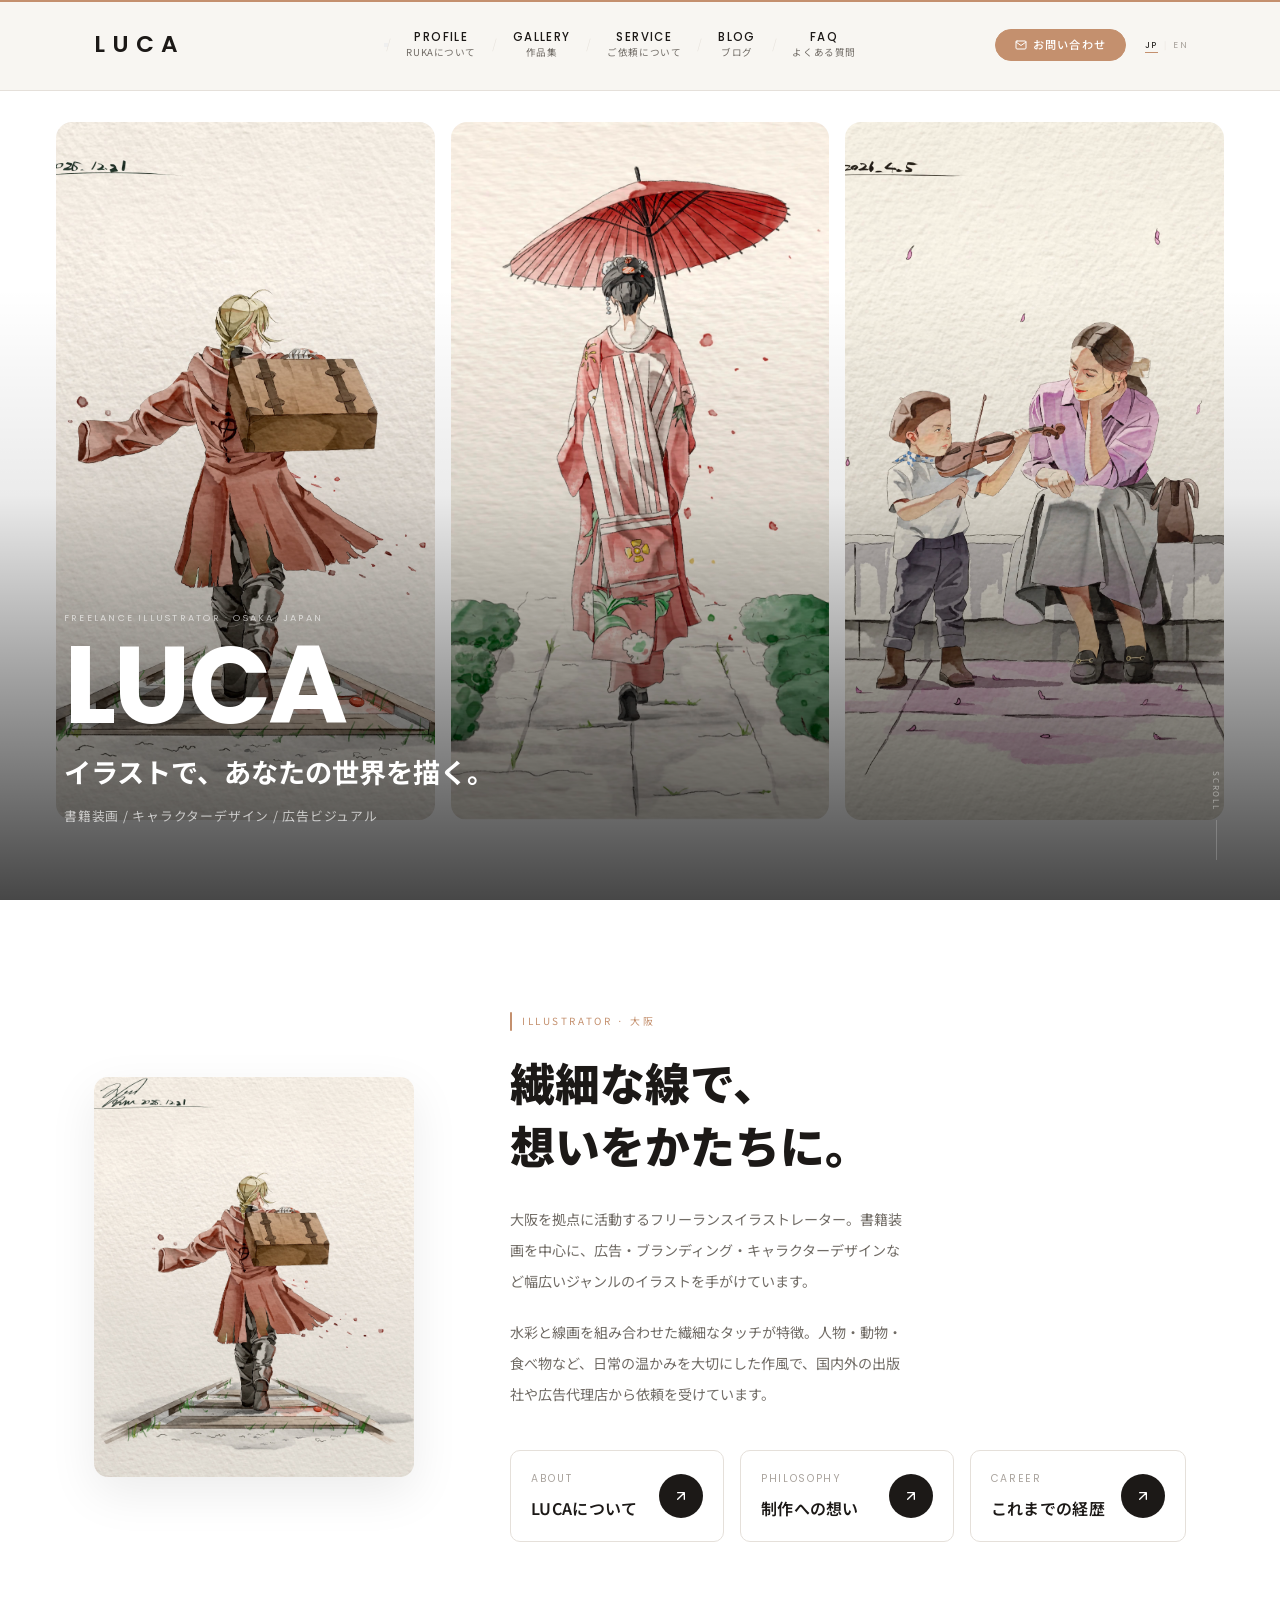
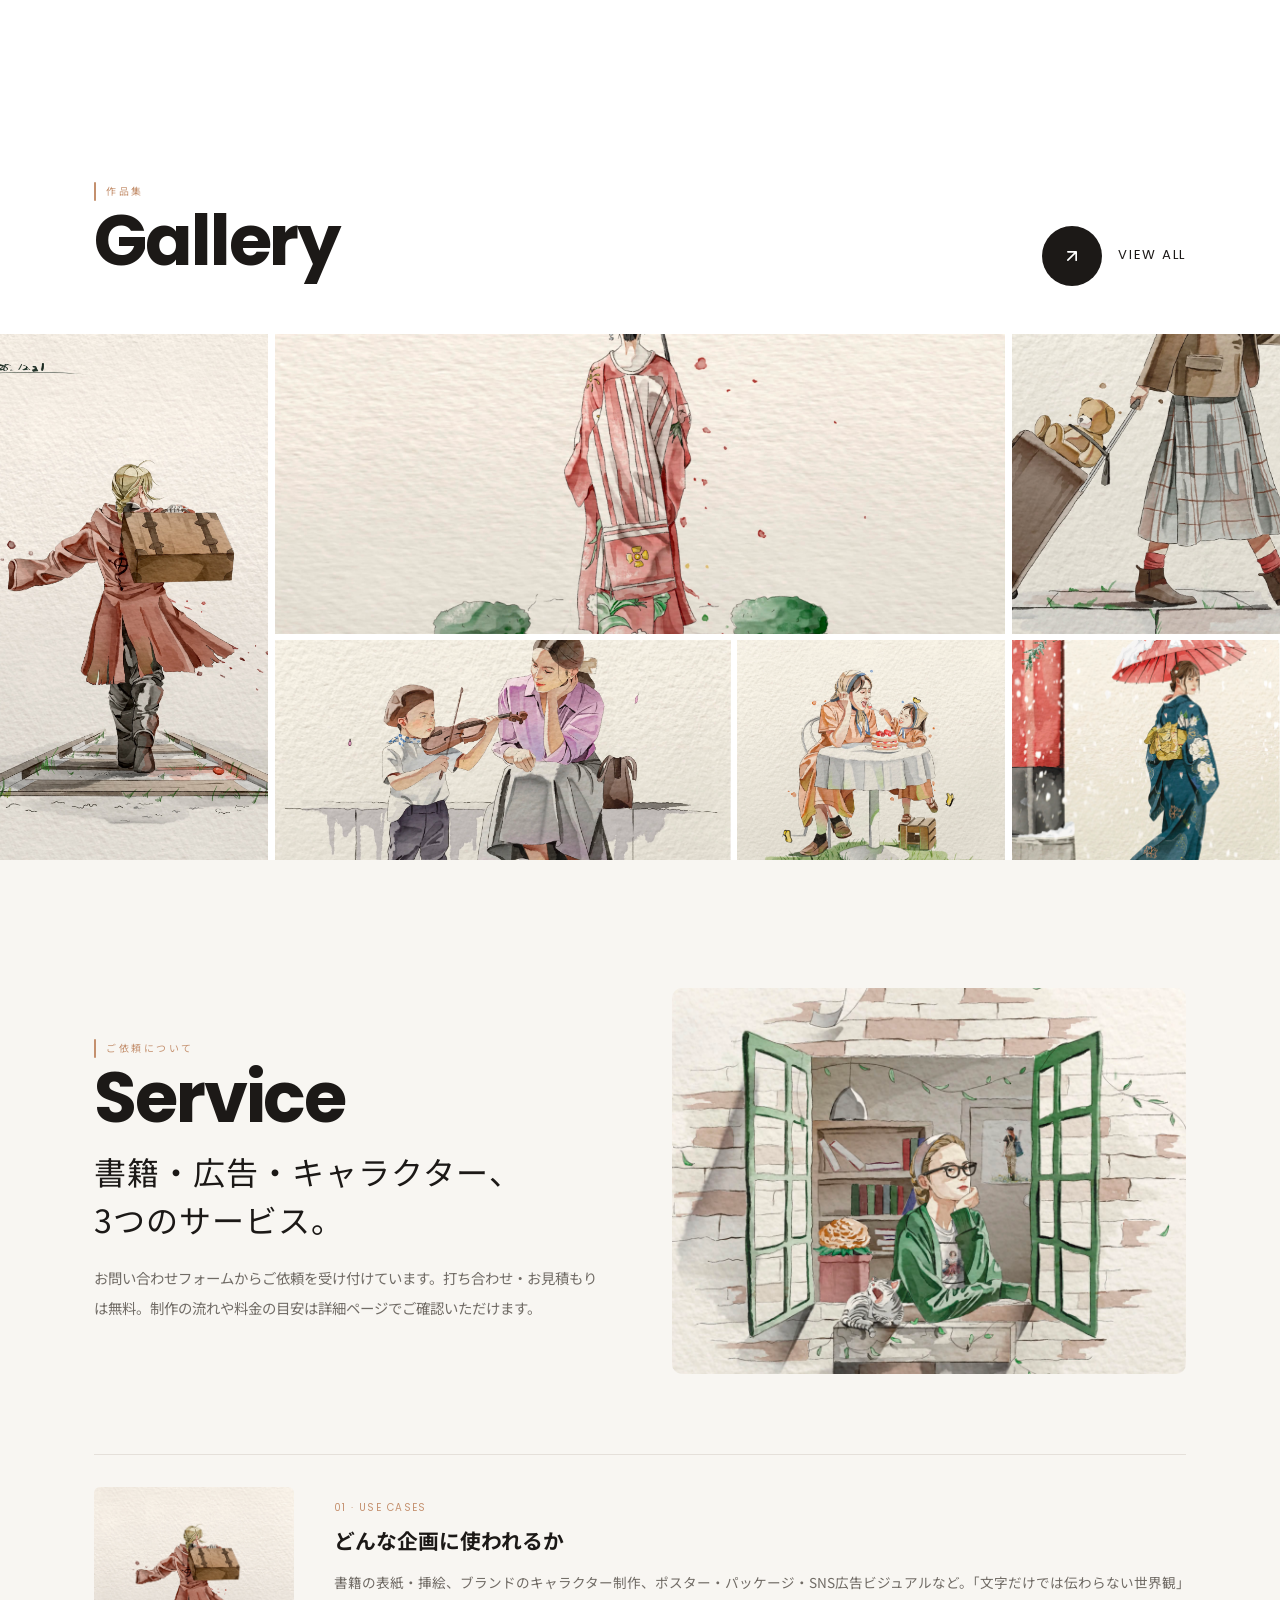
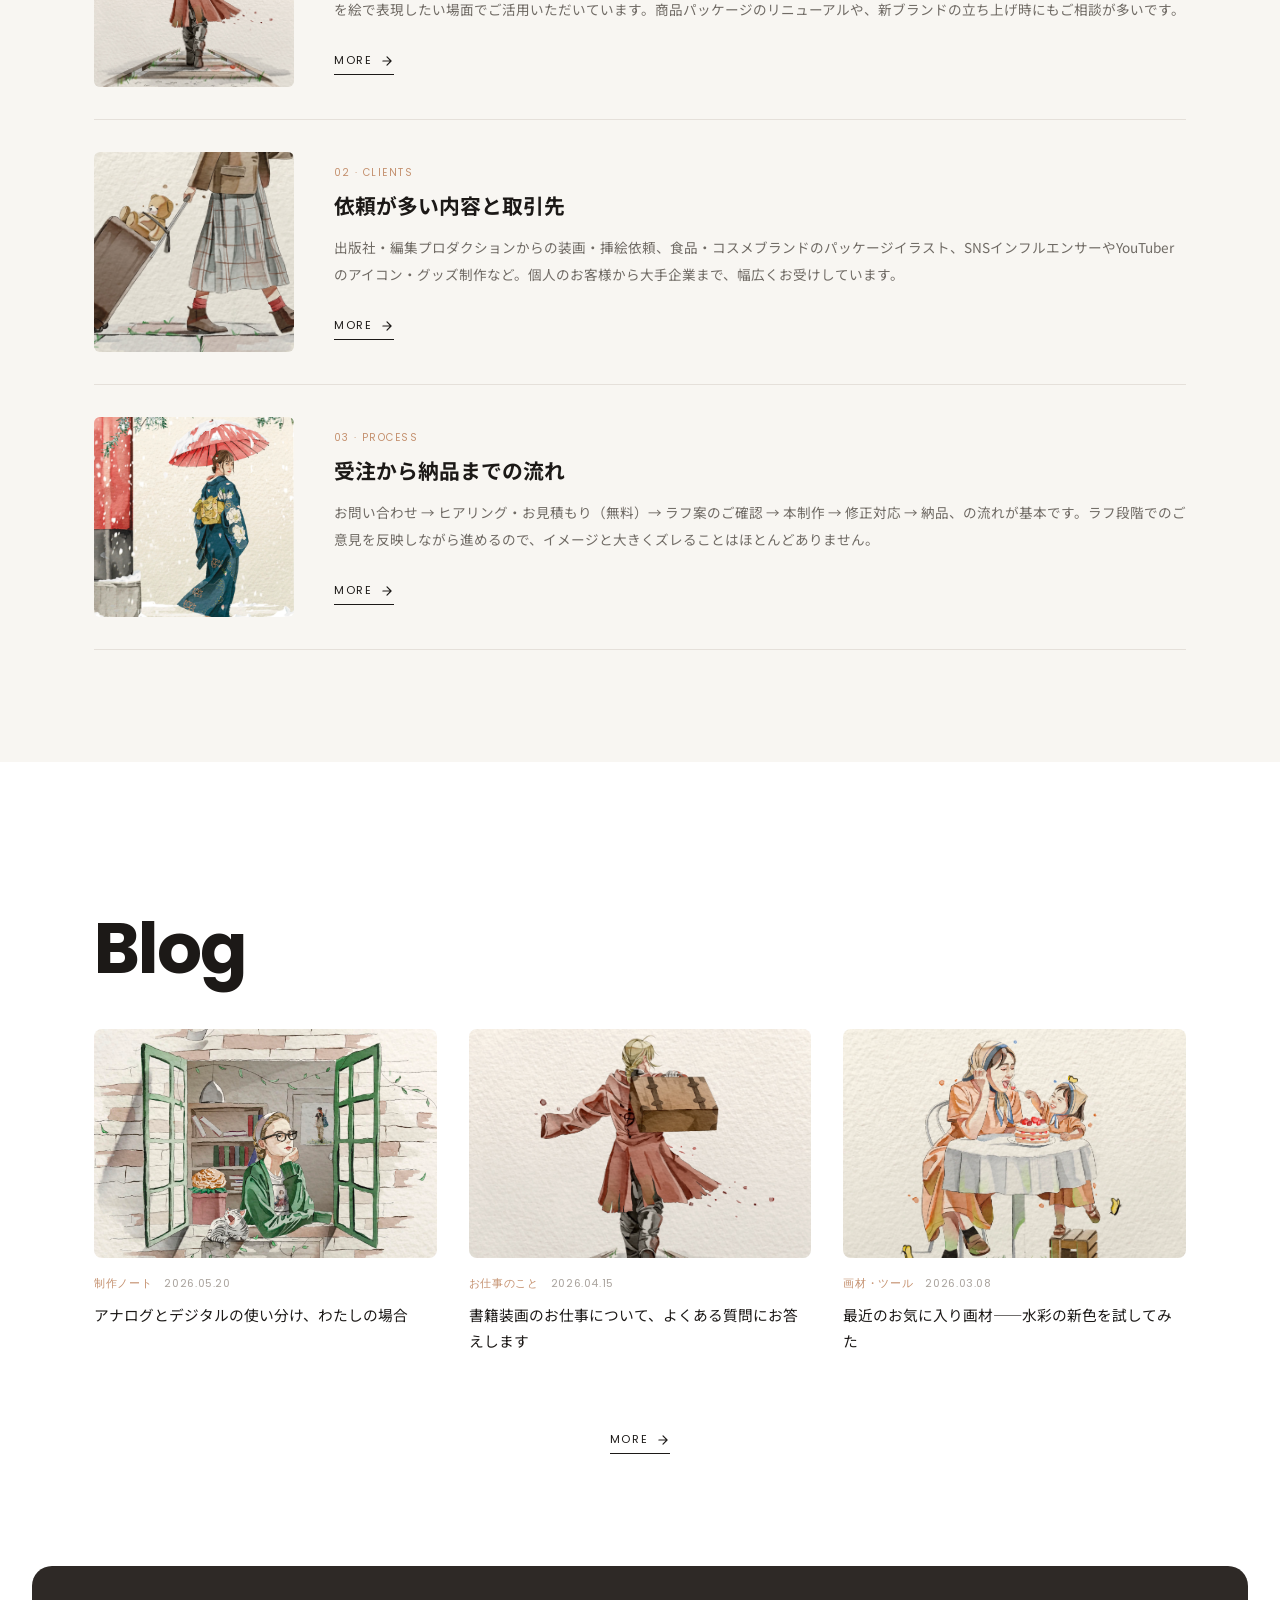
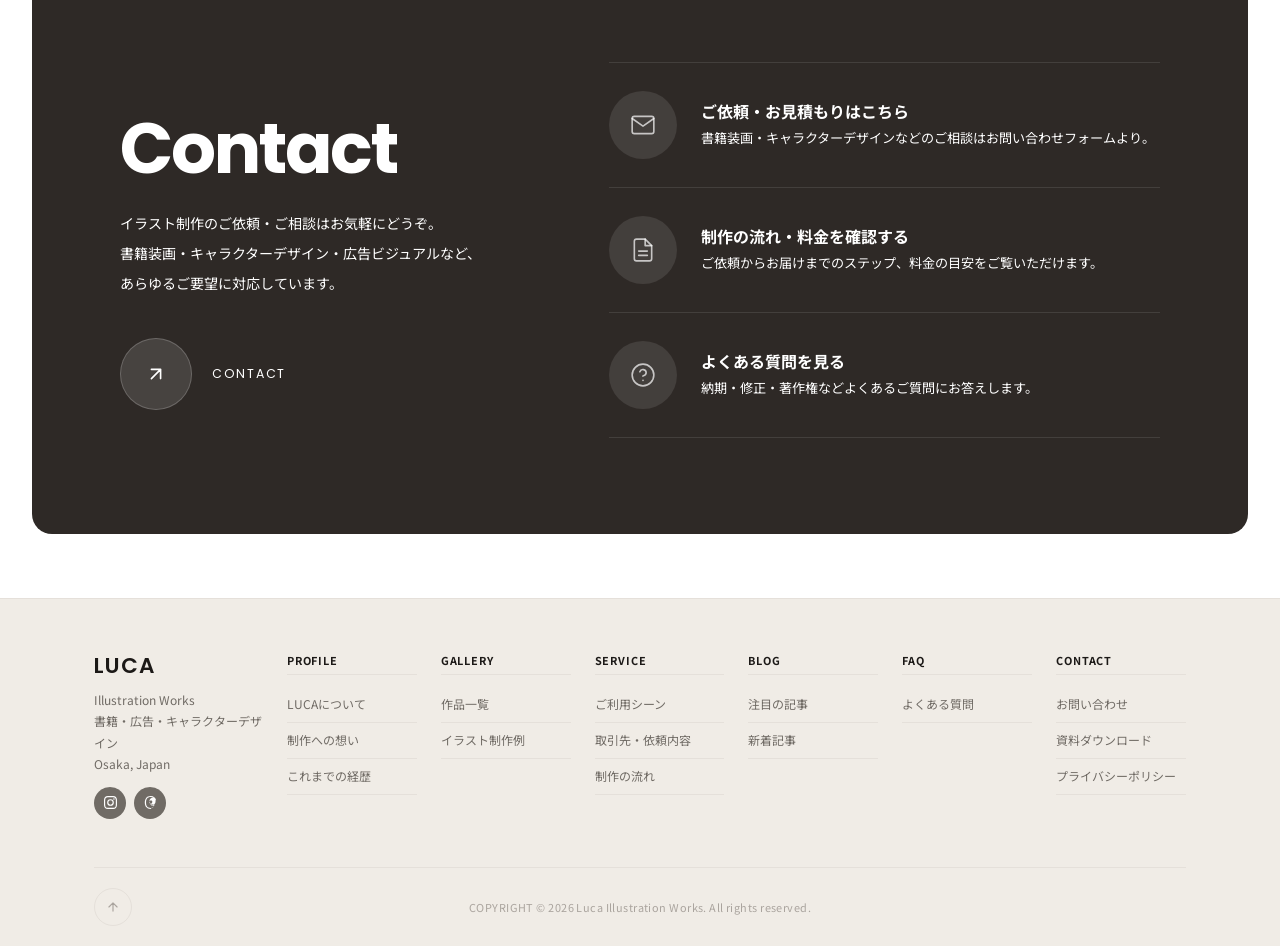
<file: index.html>
<!DOCTYPE html>
<html lang="ja">
<head>
  <meta charset="UTF-8">
  <meta name="viewport" content="width=device-width, initial-scale=1.0">
  <title>LUCA — 書籍・広告・キャラクターのイラスト制作</title>
  <link rel="stylesheet" href="style.css">
  <style>
    /* ── HERO MV ── */
    .hero-mv {
      position: relative;
      width: 100%;
      height: 100svh;
      overflow: hidden;
    }
    .mv-track {
      display: grid;
      grid-template-columns: 1fr 1fr 1fr;
      gap: 16px;
      height: 100%;
      padding: calc(var(--hh) + 2rem) 3.5rem 5rem;
      box-sizing: border-box;
    }
    .mv-panel {
      overflow: hidden;
      position: relative;
    }
    .mv-panel { border-radius: 16px; }
    .mv-panel img {
      width: 100%;
      height: 100%;
      object-fit: cover;
      object-position: center center;
      display: block;
    }
    .mv-overlay {
      position: absolute;
      inset: 0;
      background: linear-gradient(to top, rgba(0,0,0,.72) 0%, rgba(0,0,0,.08) 45%, transparent 68%);
      pointer-events: none;
      z-index: 1;
    }
    .mv-body {
      position: absolute;
      bottom: 4.5rem;
      left: 4rem;
      z-index: 2;
      color: #fff;
    }
    .mv-eyebrow {
      font-family: 'Poppins', sans-serif;
      font-size: .58rem;
      letter-spacing: .24em;
      text-transform: uppercase;
      color: rgba(255,255,255,.62);
      margin-bottom: .65rem;
      display: block;
    }
    .mv-title {
      font-family: 'Poppins', sans-serif;
      font-size: clamp(3.5rem, 8.5vw, 7.5rem);
      font-weight: 700;
      line-height: .9;
      letter-spacing: -.02em;
      margin-bottom: .7rem;
      display: block;
    }
    .mv-sub {
      font-family: var(--font-ja);
      font-size: clamp(1.1rem, 2.2vw, 1.7rem);
      font-weight: 700;
      margin-bottom: .4rem;
      display: block;
    }
    .mv-desc {
      font-size: .8rem;
      color: rgba(255,255,255,.68);
      letter-spacing: .06em;
    }
    .mv-dots { display: none; }
    .mv-clone { display: none; }

    /* スクロールインジケーター */
    .hero-scroll {
      position: absolute;
      bottom: 2.5rem;
      right: 3.5rem;
      z-index: 3;
      display: flex;
      flex-direction: column;
      align-items: center;
      gap: .6rem;
      text-decoration: none;
    }
    .hero-scroll-text {
      font-size: .5rem;
      letter-spacing: .22em;
      text-transform: uppercase;
      color: rgba(255,255,255,.45);
      writing-mode: vertical-rl;
    }
    .hero-scroll-line {
      width: 1px;
      height: 40px;
      background: rgba(255,255,255,.2);
      position: relative;
      overflow: hidden;
    }
    .hero-scroll-line::after {
      content: '';
      position: absolute;
      top: -100%;
      left: 0;
      width: 100%;
      height: 100%;
      background: rgba(255,255,255,.55);
      animation: scrollDrop 1.8s ease-in-out infinite;
    }
    @keyframes scrollDrop {
      0%   { top: -100%; }
      100% { top: 100%; }
    }





























    
    /* ── SECTION SHARED ── */
    /* ── Profile (TOP) ── */
    /* ── Profile section ── */
    .sec-profile-top {
      padding: 7rem 0;
    }
    .sec-profile-top .wrap {
      display: grid;
      grid-template-columns: 320px 1fr;
      gap: 6rem;
      align-items: center;
    }
    .profile-main-img {
      border-radius: 14px;
      overflow: hidden;
      aspect-ratio: 4/5;
      box-shadow: 0 16px 48px rgba(0,0,0,.08);
      position: relative;
    }
    .profile-main-img img {
      width: 100%; height: 100%;
      object-fit: cover; object-position: center;
      display: block;
      transition: transform 1s ease;
    }
    .profile-main-img:hover img { transform: scale(1.04); }
    .profile-content {
      display: flex;
      flex-direction: column;
      justify-content: center;
    }
    .profile-content-inner .eyebrow { margin-bottom: 1.25rem; }
    .profile-content-title {
      font-family: var(--font-ja);
      font-size: clamp(2.2rem, 3.5vw, 3rem);
      font-weight: 900;
      line-height: 1.4;
      margin-bottom: 1.75rem;
    }
    .profile-content-inner p {
      font-size: .88rem;
      color: var(--ink2);
      line-height: 2.2;
      margin-bottom: 1.25rem;
      max-width: 400px;
    }
    .profile-nav-links {
      display: flex;
      flex-direction: row;
      gap: 1rem;
      margin-top: 2.5rem;
    }
    .profile-nav-link {
      flex: 1;
      display: flex;
      align-items: center;
      justify-content: space-between;
      padding: 1.1rem 1.25rem;
      border: 1px solid var(--border);
      border-radius: 10px;
      text-decoration: none;
      gap: 1rem;
      transition: opacity .2s;
    }
    .profile-nav-link:hover { opacity: .6; }
    .profile-nav-link-en {
      font-family: 'Poppins', sans-serif;
      font-size: .65rem;
      letter-spacing: .16em;
      text-transform: uppercase;
      color: var(--ink3);
      margin-bottom: .3rem;
    }
    .profile-nav-link-ja {
      font-family: var(--font-ja);
      font-size: 1rem;
      font-weight: 600;
      color: var(--ink);
      letter-spacing: .02em;
      white-space: nowrap;
    }
    .profile-nav-link-arrow {
      width: 44px;
      height: 44px;
      border-radius: 50%;
      background: var(--ink);
      color: #fff;
      display: flex;
      align-items: center;
      justify-content: center;
      flex-shrink: 0;
      transition: background .22s;
    }
    .profile-nav-link:hover .profile-nav-link-arrow { background: var(--accent); }
    /* 丸 More ボタン */
    .circle-more {
      display: inline-flex;
      align-items: center;
      gap: 1rem;
      text-decoration: none;
    }
    .circle-more-icon {
      width: 60px;
      height: 60px;
      border-radius: 50%;
      background: var(--ink);
      color: #fff;
      display: flex;
      align-items: center;
      justify-content: center;
      flex-shrink: 0;
      transition: background .25s;
    }
    .circle-more:hover .circle-more-icon { background: var(--accent); }
    .circle-more-text {
      font-family: 'Poppins', sans-serif;
      font-size: .82rem;
      letter-spacing: .12em;
      text-transform: uppercase;
      color: var(--ink);
      transition: color .25s;
    }
    .circle-more:hover .circle-more-text { color: var(--accent); }

    /* ── Gallery preview ── */
    .sec-gallery-preview { padding: 8rem 0 0; overflow: hidden; }
    .gallery-preview-head {
      display: flex;
      align-items: flex-end;
      justify-content: space-between;
      margin-bottom: 3rem;
    }
    .gallery-preview-head-left .eyebrow { margin-bottom: .5rem; }
    .gallery-preview-grid {
      display: grid;
      grid-template-columns: 1fr 1.7fr 1fr 1fr;
      grid-template-rows: 300px 220px;
      gap: .4rem;
    }
    .gallery-preview-item {
      overflow: hidden;
      background: var(--bg-muted);
    }
    .gallery-preview-item:nth-child(1) { grid-column: 1; grid-row: 1 / span 2; }
    .gallery-preview-item:nth-child(2) { grid-column: 2 / span 2; grid-row: 1; }
    .gallery-preview-item:nth-child(3) { grid-column: 4; grid-row: 1; }
    .gallery-preview-item:nth-child(4) { grid-column: 2; grid-row: 2; }
    .gallery-preview-item:nth-child(5) { grid-column: 3; grid-row: 2; }
    .gallery-preview-item:nth-child(6) { grid-column: 4; grid-row: 2; }
    .gallery-preview-item img {
      width: 100%; height: 100%;
      object-fit: cover;
      display: block;
      transition: transform .7s;
    }
    .gallery-preview-item:hover img { transform: scale(1.06); }

    /* ── Works ── */
    .sec-works-new { padding: 8rem 0 7rem; background: var(--bg-soft); }
    .works-new-head {
      display: grid;
      grid-template-columns: 1fr 1fr;
      gap: 4rem;
      align-items: center;
      margin-bottom: 5rem;
    }
    .works-new-head-text .eyebrow { margin-bottom: .5rem; }
    .works-new-subhead {
      font-family: var(--font-ja);
      font-size: clamp(1.4rem, 2.5vw, 2rem);
      font-weight: 400;
      color: var(--ink);
      line-height: 1.5;
      margin: 1rem 0 1.25rem;
      letter-spacing: .03em;
    }
    .works-new-head-text p {
      font-size: .9rem;
      color: var(--ink2);
      line-height: 2.1;
    }
    .works-new-head-img {
      aspect-ratio: 4/3;
      overflow: hidden;
      border-radius: 10px;
      background: var(--bg-muted);
    }
    .works-new-head-img img {
      width: 100%; height: 100%;
      object-fit: cover;
      display: block;
    }
    .works-list { display: flex; flex-direction: column; }
    .works-item {
      display: grid;
      grid-template-columns: 200px 1fr;
      gap: 2.5rem;
      align-items: center;
      padding: 2rem 0;
      border-top: 1px solid var(--border);
    }
    .works-item:last-child { border-bottom: 1px solid var(--border); }
    .works-item-img {
      aspect-ratio: 1/1;
      overflow: hidden;
      border-radius: 6px;
      background: var(--bg-muted);
    }
    .works-item-img img {
      width: 100%; height: 100%;
      object-fit: cover;
      display: block;
      transition: transform .6s;
    }
    .works-item:hover .works-item-img img { transform: scale(1.04); }
    .works-item-cat {
      font-size: .63rem;
      letter-spacing: .14em;
      text-transform: uppercase;
      color: var(--accent);
      font-family: 'Poppins', sans-serif;
      display: block;
      margin-bottom: .5rem;
    }
    .works-item-title {
      font-family: var(--font-ja);
      font-size: clamp(1rem, 1.8vw, 1.3rem);
      font-weight: 700;
      color: var(--ink);
      margin-bottom: .75rem;
      line-height: 1.5;
      text-align: left;
    }
    .works-item-body-text {
      font-size: .85rem;
      color: var(--ink2);
      line-height: 2;
      text-align: left;
    }
    .works-all-link { text-align: center; margin-top: 3.5rem; }

    /* ── Blog ── */
    .sec-blog {
      padding: 8rem 0 7rem;
    }
    .blog-new-head { margin-bottom: 3rem; }
    .blog-new-head .eyebrow { margin-bottom: .5rem; }
    .blog-grid-new {
      display: grid;
      grid-template-columns: repeat(3, 1fr);
      gap: 2rem;
      margin-bottom: 3rem;
    }
    .blog-card-new {
      display: block;
      text-decoration: none;
      color: var(--ink);
    }
    .blog-card-new-thumb {
      aspect-ratio: 3/2;
      overflow: hidden;
      border-radius: 8px;
      background: var(--bg-muted);
      margin-bottom: 1rem;
    }
    .blog-card-new-thumb img {
      width: 100%; height: 100%;
      object-fit: cover;
      display: block;
      transition: transform .5s;
    }
    .blog-card-new:hover .blog-card-new-thumb img { transform: scale(1.04); }
    .blog-card-new-meta {
      display: flex;
      align-items: center;
      gap: .75rem;
      font-family: 'Poppins', sans-serif;
      font-size: .68rem;
      color: var(--ink3);
      letter-spacing: .06em;
      margin-bottom: .5rem;
    }
    .blog-card-new-cat { color: var(--accent); }
    .blog-card-new-title {
      font-size: .92rem;
      line-height: 1.75;
      color: var(--ink);
      transition: color .2s;
    }
    .blog-card-new:hover .blog-card-new-title { color: var(--accent); }
    .blog-more { text-align: center; }
    .blog-card-new--sp { display: none; }

    /* ── Service ── */
    .sec-service-new {
      padding: 8rem 0 7rem;
      background: var(--bg-soft);
    }
    .service-new-head { margin-bottom: 4rem; }
    .service-new-head .eyebrow { margin-bottom: .5rem; }
    .service-grid-new {
      display: grid;
      grid-template-columns: repeat(3, 1fr);
      gap: 1.75rem;
      margin-bottom: 3rem;
    }
    .service-card-new {
      background: var(--bg);
      border-radius: 10px;
      overflow: hidden;
      border: 1px solid var(--border);
      transition: transform .25s, box-shadow .25s;
    }
    .service-card-new:hover {
      transform: translateY(-4px);
      box-shadow: 0 10px 28px rgba(0,0,0,.07);
    }
    .service-card-img {
      aspect-ratio: 4/3;
      overflow: hidden;
    }
    .service-card-img img {
      width: 100%; height: 100%;
      object-fit: cover;
      display: block;
      transition: transform .5s;
    }
    .service-card-new:hover .service-card-img img { transform: scale(1.04); }
    .service-card-body { padding: 1.5rem 1.75rem 1.75rem; }
    .service-card-num {
      font-family: 'Poppins', sans-serif;
      font-size: .6rem;
      letter-spacing: .18em;
      text-transform: uppercase;
      color: var(--accent);
      margin-bottom: .6rem;
    }
    .service-card-title {
      font-family: var(--font-ja);
      font-size: 1.05rem;
      font-weight: 400;
      color: var(--ink);
      margin-bottom: .6rem;
      line-height: 1.4;
    }
    .service-card-desc {
      font-size: .83rem;
      color: var(--ink2);
      line-height: 1.9;
      margin-bottom: 1rem;
    }
    .service-card-price {
      font-size: .72rem;
      color: var(--ink3);
      border-top: 1px solid var(--border);
      padding-top: .85rem;
    }
    .service-card-price strong {
      font-family: var(--font-en);
      color: var(--accent);
      font-size: .9rem;
      font-weight: 300;
    }
    .service-all-link { text-align: center; }

    /* ── Contact (dark) ── */
    .sec-contact-dark {
      padding: 6rem 4rem;
      background: #2e2926;
      border-radius: 20px;
      overflow: hidden;
      margin: 0 2rem 4rem;
    }
    .contact-dark-inner {
      display: grid;
      grid-template-columns: 1fr 1.4fr;
      gap: 6rem;
      align-items: center;
    }
    .contact-dark-left .eyebrow { color: #fff; margin-bottom: .5rem; }
    .contact-dark-left .sec-deco-title { color: #fff; margin-bottom: 1.75rem; }
    .contact-dark-left-body {
      font-size: .88rem;
      color: #fff;
      line-height: 2.1;
      margin-bottom: 2.5rem;
    }
    .contact-circle-btn {
      display: inline-flex;
      align-items: center;
      gap: 1.25rem;
      text-decoration: none;
    }
    .contact-circle-icon {
      width: 72px;
      height: 72px;
      border-radius: 50%;
      background: rgba(255,255,255,.12);
      border: 1px solid rgba(255,255,255,.2);
      display: flex;
      align-items: center;
      justify-content: center;
      flex-shrink: 0;
      transition: background .25s;
    }
    .contact-circle-btn:hover .contact-circle-icon { background: rgba(255,255,255,.22); }
    .contact-circle-label {
      font-family: 'Poppins', sans-serif;
      font-size: .78rem;
      letter-spacing: .14em;
      text-transform: uppercase;
      color: #fff;
      transition: color .25s;
    }
    .contact-dark-items { display: flex; flex-direction: column; }
    .contact-dark-item {
      display: grid;
      grid-template-columns: 68px 1fr;
      gap: 1.5rem;
      align-items: center;
      padding: 1.75rem 0;
      border-bottom: 1px solid rgba(255,255,255,.1);
      text-decoration: none;
      transition: opacity .2s;
    }
    .contact-dark-item:first-child { border-top: 1px solid rgba(255,255,255,.1); }
    .contact-dark-item:hover { opacity: .75; }
    .contact-dark-item-icon {
      width: 68px;
      height: 68px;
      border-radius: 50%;
      background: rgba(255,255,255,.1);
      display: flex;
      align-items: center;
      justify-content: center;
      flex-shrink: 0;
    }
    .contact-dark-item h3 {
      font-family: var(--font-ja);
      font-size: 1rem;
      font-weight: 700;
      color: #fff;
      margin-bottom: .3rem;
      line-height: 1.4;
    }
    .contact-dark-item p {
      font-size: .82rem;
      color: #fff;
      line-height: 1.7;
    }

    /* ── Brand Statement ── */
    .sec-brand-stmt {
      padding: 6rem 0 5rem;
    }
    .brand-stmt-inner {
      display: grid;
      grid-template-columns: 1fr 1fr;
      gap: 4rem;
      align-items: center;
    }
    .brand-stmt-name {
      font-family: 'Poppins', sans-serif;
      font-size: clamp(4rem, 9vw, 9rem);
      font-weight: 700;
      color: var(--ink);
      line-height: 1;
      letter-spacing: -.03em;
    }
    .brand-stmt-tagline {
      font-family: var(--font-ja);
      font-size: clamp(1.4rem, 2.8vw, 2.4rem);
      font-weight: 700;
      color: var(--ink);
      line-height: 1.4;
      margin-bottom: .75rem;
    }
    .brand-stmt-desc {
      font-size: .82rem;
      color: var(--ink3);
      letter-spacing: .08em;
    }

    @media (max-width: 960px) {
      /* ── SP SLIDER ── */
      .mv-track {
        display: flex;
        gap: 12px;
        height: 100%;
        padding: 0;
        transition: transform .7s cubic-bezier(.4,0,.2,1);
      }
      .mv-panel {
        width: 85vw;
        flex-shrink: 0;
        border-radius: 16px !important;
      }
      .mv-clone { display: flex; }
      .mv-track { padding: calc(var(--hh) + 1rem) 0 4rem; }
      .mv-body { bottom: 4rem; left: 1.5rem; right: 1.5rem; }
      .mv-dots {
        display: flex;
        position: absolute;
        bottom: 2rem;
        left: 50%;
        transform: translateX(-50%);
        gap: .5rem;
        z-index: 3;
      }
      .mv-dot {
        height: 6px;
        width: 6px;
        border-radius: 3px;
        background: rgba(255,255,255,.38);
        transition: width .3s, background .3s;
      }
      .mv-dot.active { width: 18px; background: #fff; }
      .hero-scroll { display: none; }
      /* ── NEW SECTIONS SP ── */
      .sec-profile-top { padding: 4rem 0 5rem; }
      .sec-profile-top .wrap { grid-template-columns: 1fr; gap: 2.5rem; }
      .profile-main-img { aspect-ratio: 3/2; max-width: 100%; }
      .profile-content-inner p { max-width: 100%; }
      .gallery-preview-head { flex-direction: column; align-items: flex-start; gap: 1.5rem; }
      .gallery-preview-grid {
        grid-template-columns: 3fr 2fr 2fr;
        grid-template-rows: 195px 215px 165px;
      }
      .gallery-preview-item:nth-child(1) { grid-column: 1 / span 2; grid-row: 1; }
      .gallery-preview-item:nth-child(2) { grid-column: 3;           grid-row: 1; }
      .gallery-preview-item:nth-child(3) { grid-column: 1;           grid-row: 2; }
      .gallery-preview-item:nth-child(4) { grid-column: 2 / span 2;  grid-row: 2; }
      .gallery-preview-item:nth-child(5) { grid-column: 1 / span 2;  grid-row: 3; }
      .gallery-preview-item:nth-child(6) { grid-column: 3;           grid-row: 3; display: block; }
      .works-new-head { grid-template-columns: 1fr; }
      .works-new-head-img { order: -1; }
      .works-item { grid-template-columns: 160px 1fr; gap: 1.5rem; }
      .service-grid-new { grid-template-columns: 1fr; }
      .contact-dark-inner { grid-template-columns: 1fr; gap: 3rem; }
      .sec-contact-dark { padding: 4rem 1.5rem 5rem; border-radius: 0; margin: 0; }
    }
    @media (max-width: 640px) {
      .stats-inner { gap: 2rem; }
      .sec-deco-title { font-size: clamp(2.8rem, 13vw, 4.5rem); }
      .brand-stmt-inner { grid-template-columns: 1fr; gap: 2rem; }
      .works-item { grid-template-columns: 1fr; gap: 1rem; }
      .service-grid-new { grid-template-columns: 1fr 1fr; gap: 1rem; }
      .blog-grid-new { grid-template-columns: 1fr 1fr; }
      .blog-card-new--sp { display: block; }
      .news-item-new { grid-template-columns: 1fr; gap: .3rem; }
    }
  </style>
</head>
<body>

<header>
  <div class="wrap">
    <a href="/" class="logo">LUCA</a>
    <nav id="nav">

      <div class="nav-accordion-item">
        <div class="nav-accordion-head">
          <a href="profile.html"><span class="nav-en">Profile</span><span class="nav-ja">RUKAについて</span></a>
          <button class="nav-toggle-btn" aria-expanded="false"><span>+</span></button>
        </div>
        <ul class="nav-sub-list">
          <li><a href="profile.html#about">LUCAについて</a></li>
          <li><a href="profile.html#philosophy">制作への想い</a></li>
          <li><a href="profile.html#career">これまでの経歴</a></li>
        </ul>
      </div>

      <div class="nav-accordion-item">
        <div class="nav-accordion-head">
          <a href="gallery.html"><span class="nav-en">Gallery</span><span class="nav-ja">作品集</span></a>
          <button class="nav-toggle-btn" aria-expanded="false"><span>+</span></button>
        </div>
        <ul class="nav-sub-list">
          <li><a href="gallery.html#works">作品一覧</a></li>
          <li><a href="gallery.html#examples">イラスト制作例</a></li>
        </ul>
      </div>

      <div class="nav-accordion-item">
        <div class="nav-accordion-head">
          <a href="service.html"><span class="nav-en">Service</span><span class="nav-ja">ご依頼について</span></a>
          <button class="nav-toggle-btn" aria-expanded="false"><span>+</span></button>
        </div>
        <ul class="nav-sub-list">
          <li><a href="service.html#usecases">ご利用シーン</a></li>
          <li><a href="service.html#clients">取引先・依頼内容</a></li>
          <li><a href="service.html#process">制作の流れ</a></li>
        </ul>
      </div>

      <div class="nav-accordion-item">
        <div class="nav-accordion-head">
          <a href="news.html"><span class="nav-en">Blog</span><span class="nav-ja">ブログ</span></a>
          <button class="nav-toggle-btn" aria-expanded="false"><span>+</span></button>
        </div>
        <ul class="nav-sub-list">
          <li><a href="news.html#blog">注目の記事</a></li>
          <li><a href="news.html#latest">新着記事</a></li>
        </ul>
      </div>

      <div class="nav-accordion-item nav-accordion-item--direct">
        <div class="nav-accordion-head">
          <a href="faq.html"><span class="nav-en">FAQ</span><span class="nav-ja">よくある質問</span></a>
        </div>
      </div>


      <div class="nav-lang">
        <button class="lang-sw-btn" data-lang="ja">JP</button>
        <span class="lang-sw-sep">|</span>
        <button class="lang-sw-btn" data-lang="en">EN</button>
      </div>
      <div class="nav-cta-wrap">
        <a href="contact.html" class="header-cta-btn header-cta-btn--fill"><svg width="14" height="14" viewBox="0 0 24 24" fill="none" stroke="currentColor" stroke-width="2" stroke-linecap="round" stroke-linejoin="round"><path d="M4 4h16c1.1 0 2 .9 2 2v12c0 1.1-.9 2-2 2H4c-1.1 0-2-.9-2-2V6c0-1.1.9-2 2-2z"/><polyline points="22,6 12,13 2,6"/></svg>お問い合わせ</a>
      
        <a href="download.html" class="header-cta-btn header-cta-btn--outline"><svg width="14" height="14" viewBox="0 0 24 24" fill="none" stroke="currentColor" stroke-width="2" stroke-linecap="round" stroke-linejoin="round"><path d="M21 15v4a2 2 0 0 1-2 2H5a2 2 0 0 1-2-2v-4"/><polyline points="7 10 12 15 17 10"/><line x1="12" y1="15" x2="12" y2="3"/></svg>資料ダウンロード</a>
      </div>

      <div class="nav-brand">
        <a href="/" class="nav-brand-logo">LUCA</a>
        <p class="nav-brand-tagline">Illustration Works<br>書籍・広告・キャラクターデザイン<br>Osaka, Japan</p>
        <div class="nav-brand-sns">
          <a href="https://www.instagram.com/imagen_luca?igsh=OGRra2x5NGVub3J4&utm_source=qr" class="ft-sns-icon" aria-label="Instagram" target="_blank" rel="noopener"><svg width="14" height="14" viewBox="0 0 24 24" fill="currentColor"><path d="M12 2.163c3.204 0 3.584.012 4.85.07 3.252.148 4.771 1.691 4.919 4.919.058 1.265.069 1.645.069 4.849 0 3.205-.012 3.584-.069 4.849-.149 3.225-1.664 4.771-4.919 4.919-1.266.058-1.644.07-4.85.07-3.204 0-3.584-.012-4.849-.07-3.26-.149-4.771-1.699-4.919-4.92-.058-1.265-.07-1.644-.07-4.849 0-3.204.013-3.583.07-4.849.149-3.227 1.664-4.771 4.919-4.919 1.266-.057 1.645-.069 4.849-.069zM12 0C8.741 0 8.333.014 7.053.072 2.695.272.273 2.69.073 7.052.014 8.333 0 8.741 0 12c0 3.259.014 3.668.072 4.948.2 4.358 2.618 6.78 6.98 6.98C8.333 23.986 8.741 24 12 24c3.259 0 3.668-.014 4.948-.072 4.354-.2 6.782-2.618 6.979-6.98.059-1.28.073-1.689.073-4.948 0-3.259-.014-3.667-.072-4.947-.196-4.354-2.617-6.78-6.979-6.98C15.668.014 15.259 0 12 0zm0 5.838a6.162 6.162 0 1 0 0 12.324 6.162 6.162 0 0 0 0-12.324zM12 16a4 4 0 1 1 0-8 4 4 0 0 1 0 8zm6.406-11.845a1.44 1.44 0 1 0 0 2.881 1.44 1.44 0 0 0 0-2.881z"/></svg></a>
          <a href="https://www.threads.com/@imagen_luca?igshid=NTc4MTIwNjQ2YQ==" class="ft-sns-icon" aria-label="Threads" target="_blank" rel="noopener"><svg width="14" height="14" viewBox="0 0 24 24" fill="currentColor"><path d="M12.186 24h-.007c-3.581-.024-6.334-1.205-8.184-3.509C2.35 18.44 1.5 15.586 1.472 12.01v-.017c.03-3.579.879-6.43 2.525-8.482C5.845 1.205 8.6.024 12.18 0h.014c2.746.02 5.043.725 6.826 2.098 1.702 1.31 2.807 3.171 3.288 5.529l-2.498.368c-.79-3.971-3.277-5.996-7.617-6.006-2.915.015-5.084.925-6.45 2.706C4.48 6.094 3.76 8.499 3.737 11.99c.024 3.494.745 5.9 2.006 7.299 1.367 1.782 3.537 2.69 6.455 2.706 2.668-.012 4.52-.707 5.62-2.113.813-1.026 1.254-2.537 1.314-4.494a9.856 9.856 0 0 1-.65.032c-3.46 0-6.16-1.165-7.495-3.108-.753-1.08-1.057-2.4-.884-3.82.196-1.614.94-3.01 2.074-3.926 1.09-.882 2.483-1.297 4.044-1.2 1.877.12 3.34.965 4.22 2.398.69 1.124.99 2.635.89 4.494l-.005.091c-.042.966-.227 1.845-.555 2.62-.47 1.115-1.218 1.944-2.218 2.46-.56.29-1.17.467-1.82.525l-.022.002c-.172.015-.345.022-.52.022-1.71 0-3.234-.593-4.41-1.715.126 1.04.44 1.838.95 2.367.655.693 1.674 1.038 3.029 1.026.65-.006 1.22-.094 1.7-.26l.826 2.334c-.764.27-1.637.42-2.597.432zm.314-10.065c.144.023.285.034.42.034.51 0 .952-.152 1.316-.452.508-.419.837-1.068.978-1.932.101-.621.094-1.214-.022-1.715-.181-.779-.61-1.315-1.274-1.592a3.226 3.226 0 0 0-1.093-.196c-.85 0-1.567.275-2.076.796-.508.52-.793 1.265-.848 2.21-.06 1.003.184 1.828.706 2.39.484.52 1.197.813 2.057.857l-.164-.4z"/></svg></a>
        </div>
      </div>

    </nav>
    <div class="header-cta">
      <a href="contact.html" class="header-cta-btn header-cta-btn--fill"><svg width="12" height="12" viewBox="0 0 24 24" fill="none" stroke="currentColor" stroke-width="2" stroke-linecap="round" stroke-linejoin="round"><path d="M4 4h16c1.1 0 2 .9 2 2v12c0 1.1-.9 2-2 2H4c-1.1 0-2-.9-2-2V6c0-1.1.9-2 2-2z"/><polyline points="22,6 12,13 2,6"/></svg>お問い合わせ</a>
    </div>
    <div class="lang-sw">
      <button class="lang-sw-btn" data-lang="ja">JP</button>
      <span class="lang-sw-sep">|</span>
      <button class="lang-sw-btn" data-lang="en">EN</button>
    </div>
    <button class="menu-btn" id="menuBtn" aria-label="メニューを開く">
      <span></span><span></span><span></span>
    </button>
  </div>
</header>

<!-- HERO MV -->
<section class="hero-mv">
  <div class="mv-track" id="mvTrack">
    <div class="mv-panel mv-clone"><img src="images/oyako.jpg"   alt=""></div>
    <div class="mv-panel"><img src="images/hagaren.jpg" alt="イラスト作品1"></div>
    <div class="mv-panel"><img src="images/maiko.jpg"   alt="イラスト作品2"></div>
    <div class="mv-panel"><img src="images/oyako.jpg"   alt="イラスト作品3"></div>
    <div class="mv-panel mv-clone"><img src="images/hagaren.jpg" alt=""></div>
  </div>
  <div class="mv-overlay"></div>
  <div class="mv-body">
    <span class="mv-eyebrow">Freelance Illustrator · Osaka, Japan</span>
    <span class="mv-title">LUCA</span>
    <span class="mv-sub">イラストで、あなたの世界を描く。</span>
    <p class="mv-desc">書籍装画 / キャラクターデザイン / 広告ビジュアル</p>
  </div>
  <div class="mv-dots" id="mvDots">
    <span class="mv-dot active"></span>
    <span class="mv-dot"></span>
    <span class="mv-dot"></span>
  </div>
  <a href="#profile" class="hero-scroll" aria-label="スクロールして続きを見る">
    <span class="hero-scroll-text">Scroll</span>
    <span class="hero-scroll-line"></span>
  </a>
</section>


<!-- ④ Profile -->
<section class="sec-profile-top" id="profile">
  <div class="wrap">

  <!-- 左：手元写真 -->
  <div class="profile-main-img">
    <!-- ★手元で絵を描いている写真に差し替えてください★
         <img src="images/hands.jpg" alt="制作風景"> -->
    <img src="images/hagaren.jpg" alt="制作風景">
  </div>

  <!-- 右：テキストコンテンツ -->
  <div class="profile-content">
    <div class="profile-content-inner">
      <span class="eyebrow">Illustrator · 大阪</span>
      <h2 class="profile-content-title">繊細な線で、<br>想いをかたちに。</h2>
      <p>大阪を拠点に活動するフリーランスイラストレーター。書籍装画を中心に、広告・ブランディング・キャラクターデザインなど幅広いジャンルのイラストを手がけています。</p>
      <p>水彩と線画を組み合わせた繊細なタッチが特徴。人物・動物・食べ物など、日常の温かみを大切にした作風で、国内外の出版社や広告代理店から依頼を受けています。</p>
      <nav class="profile-nav-links">
        <a href="profile.html" class="profile-nav-link">
          <div>
            <div class="profile-nav-link-en">About</div>
            <div class="profile-nav-link-ja">LUCAについて</div>
          </div>
          <span class="profile-nav-link-arrow">
            <svg width="16" height="16" viewBox="0 0 24 24" fill="none" stroke="currentColor" stroke-width="2" stroke-linecap="round" stroke-linejoin="round"><path d="M7 17L17 7M17 7H7M17 7v10"/></svg>
          </span>
        </a>
        <a href="profile.html#philosophy" class="profile-nav-link">
          <div>
            <div class="profile-nav-link-en">Philosophy</div>
            <div class="profile-nav-link-ja">制作への想い</div>
          </div>
          <span class="profile-nav-link-arrow">
            <svg width="16" height="16" viewBox="0 0 24 24" fill="none" stroke="currentColor" stroke-width="2" stroke-linecap="round" stroke-linejoin="round"><path d="M7 17L17 7M17 7H7M17 7v10"/></svg>
          </span>
        </a>
        <a href="profile.html#career" class="profile-nav-link">
          <div>
            <div class="profile-nav-link-en">Career</div>
            <div class="profile-nav-link-ja">これまでの経歴</div>
          </div>
          <span class="profile-nav-link-arrow">
            <svg width="16" height="16" viewBox="0 0 24 24" fill="none" stroke="currentColor" stroke-width="2" stroke-linecap="round" stroke-linejoin="round"><path d="M7 17L17 7M17 7H7M17 7v10"/></svg>
          </span>
        </a>
      </nav>
    </div>
  </div>

  </div><!-- /.wrap -->
</section>

<!-- ⑤ Gallery preview -->
<section class="sec-gallery-preview" id="gallery">
  <div class="wrap">
    <div class="gallery-preview-head">
      <div class="gallery-preview-head-left">
        <span class="eyebrow">作品集</span>
        <h2 class="sec-deco-title">Gallery</h2>
      </div>
      <a href="gallery.html" class="circle-more">
        <span class="circle-more-icon">
          <svg width="20" height="20" viewBox="0 0 24 24" fill="none" stroke="currentColor" stroke-width="2" stroke-linecap="round" stroke-linejoin="round"><path d="M7 17L17 7M17 7H7M17 7v10"/></svg>
        </span>
        <span class="circle-more-text">View All</span>
      </a>
    </div>
  </div>
  <!-- グリッドはフルブリード -->
  <div class="gallery-preview-grid">
    <div class="gallery-preview-item"><img src="images/hagaren.jpg" alt="イラスト作品"></div>
    <div class="gallery-preview-item"><img src="images/maiko.jpg" alt="イラスト作品"></div>
    <div class="gallery-preview-item"><img src="images/kuma.jpg" alt="イラスト作品"></div>
    <div class="gallery-preview-item"><img src="images/oyako.jpg" alt="イラスト作品"></div>
    <div class="gallery-preview-item"><img src="images/cake.jpg" alt="イラスト作品"></div>
    <div class="gallery-preview-item"><img src="images/kimono.jpg" alt="イラスト作品"></div>
  </div>
</section>

<!-- ⑥ Service -->
<section class="sec-works-new">
  <div class="wrap">
    <div class="works-new-head">
      <div class="works-new-head-text">
        <span class="eyebrow">ご依頼について</span>
        <h2 class="sec-deco-title">Service</h2>
        <h3 class="works-new-subhead">書籍・広告・キャラクター、<br>3つのサービス。</h3>
        <p>お問い合わせフォームからご依頼を受け付けています。打ち合わせ・お見積もりは無料。制作の流れや料金の目安は詳細ページでご確認いただけます。</p>
      </div>
      <div class="works-new-head-img">
        <img src="images/mado.jpg" alt="制作サービス">
      </div>
    </div>
    <div class="works-list">

      <div class="works-item">
        <div class="works-item-img"><img src="images/hagaren.jpg" alt="どんな企画に使われるか"></div>
        <div>
          <span class="works-item-cat">01 · Use Cases</span>
          <h3 class="works-item-title">どんな企画に使われるか</h3>
          <p class="works-item-body-text">書籍の表紙・挿絵、ブランドのキャラクター制作、ポスター・パッケージ・SNS広告ビジュアルなど。「文字だけでは伝わらない世界観」を絵で表現したい場面でご活用いただいています。商品パッケージのリニューアルや、新ブランドの立ち上げ時にもご相談が多いです。</p>
          <a href="service.html#usecases" class="link-more">More <svg width="14" height="14" viewBox="0 0 24 24" fill="none" stroke="currentColor" stroke-width="2" stroke-linecap="round" stroke-linejoin="round"><path d="M5 12h14M12 5l7 7-7 7"/></svg></a>
        </div>
      </div>

      <div class="works-item">
        <div class="works-item-img"><img src="images/kuma.jpg" alt="依頼が多い内容と取引先"></div>
        <div>
          <span class="works-item-cat">02 · Clients</span>
          <h3 class="works-item-title">依頼が多い内容と取引先</h3>
          <p class="works-item-body-text">出版社・編集プロダクションからの装画・挿絵依頼、食品・コスメブランドのパッケージイラスト、SNSインフルエンサーやYouTuberのアイコン・グッズ制作など。個人のお客様から大手企業まで、幅広くお受けしています。</p>
          <a href="service.html#clients" class="link-more">More <svg width="14" height="14" viewBox="0 0 24 24" fill="none" stroke="currentColor" stroke-width="2" stroke-linecap="round" stroke-linejoin="round"><path d="M5 12h14M12 5l7 7-7 7"/></svg></a>
        </div>
      </div>

      <div class="works-item">
        <div class="works-item-img"><img src="images/kimono.jpg" alt="受注から納品までの流れ"></div>
        <div>
          <span class="works-item-cat">03 · Process</span>
          <h3 class="works-item-title">受注から納品までの流れ</h3>
          <p class="works-item-body-text">お問い合わせ → ヒアリング・お見積もり（無料）→ ラフ案のご確認 → 本制作 → 修正対応 → 納品、の流れが基本です。ラフ段階でのご意見を反映しながら進めるので、イメージと大きくズレることはほとんどありません。</p>
          <a href="service.html#process" class="link-more">More <svg width="14" height="14" viewBox="0 0 24 24" fill="none" stroke="currentColor" stroke-width="2" stroke-linecap="round" stroke-linejoin="round"><path d="M5 12h14M12 5l7 7-7 7"/></svg></a>
        </div>
      </div>

    </div>
  </div>
</section>

<!-- ⑦ Blog -->
<section class="sec-blog">
  <div class="wrap">
    <div class="blog-new-head">
      <span class="eyebrow">ブログ</span>
      <h2 class="sec-deco-title">Blog</h2>
    </div>
    <div class="blog-grid-new">

      <a href="news.html" class="blog-card-new">
        <div class="blog-card-new-thumb"><img src="images/mado.jpg" alt=""></div>
        <div class="blog-card-new-meta">
          <span class="blog-card-new-cat">制作ノート</span>
          <span>2026.05.20</span>
        </div>
        <p class="blog-card-new-title">アナログとデジタルの使い分け、わたしの場合</p>
      </a>

      <a href="news.html" class="blog-card-new">
        <div class="blog-card-new-thumb"><img src="images/hagaren.jpg" alt=""></div>
        <div class="blog-card-new-meta">
          <span class="blog-card-new-cat">お仕事のこと</span>
          <span>2026.04.15</span>
        </div>
        <p class="blog-card-new-title">書籍装画のお仕事について、よくある質問にお答えします</p>
      </a>

      <a href="news.html" class="blog-card-new">
        <div class="blog-card-new-thumb"><img src="images/cake.jpg" alt=""></div>
        <div class="blog-card-new-meta">
          <span class="blog-card-new-cat">画材・ツール</span>
          <span>2026.03.08</span>
        </div>
        <p class="blog-card-new-title">最近のお気に入り画材——水彩の新色を試してみた</p>
      </a>

      <a href="news.html" class="blog-card-new blog-card-new--sp">
        <div class="blog-card-new-thumb"><img src="images/kuma.jpg" alt=""></div>
        <div class="blog-card-new-meta">
          <span class="blog-card-new-cat">制作ノート</span>
          <span>2026.02.22</span>
        </div>
        <p class="blog-card-new-title">キャラクターデザインで大切にしていること</p>
      </a>

    </div>
    <div class="blog-more">
      <a href="news.html" class="link-more">More <svg width="14" height="14" viewBox="0 0 24 24" fill="none" stroke="currentColor" stroke-width="2" stroke-linecap="round" stroke-linejoin="round"><path d="M5 12h14M12 5l7 7-7 7"/></svg></a>
    </div>
  </div>
</section>

<!-- ⑨ Contact (dark) -->
<section class="sec-contact-dark">
  <div class="wrap">
    <div class="contact-dark-inner">

      <div class="contact-dark-left">
        <span class="eyebrow">お問い合わせ</span>
        <h2 class="sec-deco-title">Contact</h2>
        <p class="contact-dark-left-body">イラスト制作のご依頼・ご相談はお気軽にどうぞ。<br>書籍装画・キャラクターデザイン・広告ビジュアルなど、<br>あらゆるご要望に対応しています。</p>
        <a href="contact.html" class="contact-circle-btn">
          <span class="contact-circle-icon">
            <svg width="22" height="22" viewBox="0 0 24 24" fill="none" stroke="#fff" stroke-width="1.8" stroke-linecap="round" stroke-linejoin="round"><path d="M7 17L17 7M17 7H7M17 7v10"/></svg>
          </span>
          <span class="contact-circle-label">Contact</span>
        </a>
      </div>

      <div class="contact-dark-items">
        <a href="contact.html" class="contact-dark-item">
          <div class="contact-dark-item-icon">
            <svg width="26" height="26" viewBox="0 0 24 24" fill="none" stroke="rgba(255,255,255,.7)" stroke-width="1.5" stroke-linecap="round" stroke-linejoin="round"><path d="M4 4h16c1.1 0 2 .9 2 2v12c0 1.1-.9 2-2 2H4c-1.1 0-2-.9-2-2V6c0-1.1.9-2 2-2z"/><polyline points="22,6 12,13 2,6"/></svg>
          </div>
          <div>
            <h3>ご依頼・お見積もりはこちら</h3>
            <p>書籍装画・キャラクターデザインなどのご相談はお問い合わせフォームより。</p>
          </div>
        </a>
        <a href="service.html" class="contact-dark-item">
          <div class="contact-dark-item-icon">
            <svg width="26" height="26" viewBox="0 0 24 24" fill="none" stroke="rgba(255,255,255,.7)" stroke-width="1.5" stroke-linecap="round" stroke-linejoin="round"><path d="M14 2H6a2 2 0 0 0-2 2v16a2 2 0 0 0 2 2h12a2 2 0 0 0 2-2V8z"/><polyline points="14 2 14 8 20 8"/><line x1="16" y1="13" x2="8" y2="13"/><line x1="16" y1="17" x2="8" y2="17"/></svg>
          </div>
          <div>
            <h3>制作の流れ・料金を確認する</h3>
            <p>ご依頼からお届けまでのステップ、料金の目安をご覧いただけます。</p>
          </div>
        </a>
        <a href="faq.html" class="contact-dark-item">
          <div class="contact-dark-item-icon">
            <svg width="26" height="26" viewBox="0 0 24 24" fill="none" stroke="rgba(255,255,255,.7)" stroke-width="1.5" stroke-linecap="round" stroke-linejoin="round"><circle cx="12" cy="12" r="10"/><path d="M9.09 9a3 3 0 0 1 5.83 1c0 2-3 3-3 3"/><line x1="12" y1="17" x2="12.01" y2="17"/></svg>
          </div>
          <div>
            <h3>よくある質問を見る</h3>
            <p>納期・修正・著作権などよくあるご質問にお答えします。</p>
          </div>
        </a>
      </div>

    </div>
  </div>
</section>


<footer>
  <div class="wrap">

    <div class="ft-sitemap">

      <div class="ft-brand-lead">
        <a href="/" class="ft-logo-link">LUCA</a>
        <p class="ft-tagline">Illustration Works<br>書籍・広告・キャラクターデザイン<br>Osaka, Japan</p>
        <div class="ft-sns-row">
          <a href="https://www.instagram.com/imagen_luca?igsh=OGRra2x5NGVub3J4&utm_source=qr" class="ft-sns-icon" aria-label="Instagram" target="_blank" rel="noopener"><svg width="13" height="13" viewBox="0 0 24 24" fill="currentColor"><path d="M12 2.163c3.204 0 3.584.012 4.85.07 3.252.148 4.771 1.691 4.919 4.919.058 1.265.069 1.645.069 4.849 0 3.205-.012 3.584-.069 4.849-.149 3.225-1.664 4.771-4.919 4.919-1.266.058-1.644.07-4.85.07-3.204 0-3.584-.012-4.849-.07-3.26-.149-4.771-1.699-4.919-4.92-.058-1.265-.07-1.644-.07-4.849 0-3.204.013-3.583.07-4.849.149-3.227 1.664-4.771 4.919-4.919 1.266-.057 1.645-.069 4.849-.069zM12 0C8.741 0 8.333.014 7.053.072 2.695.272.273 2.69.073 7.052.014 8.333 0 8.741 0 12c0 3.259.014 3.668.072 4.948.2 4.358 2.618 6.78 6.98 6.98C8.333 23.986 8.741 24 12 24c3.259 0 3.668-.014 4.948-.072 4.354-.2 6.782-2.618 6.979-6.98.059-1.28.073-1.689.073-4.948 0-3.259-.014-3.667-.072-4.947-.196-4.354-2.617-6.78-6.979-6.98C15.668.014 15.259 0 12 0zm0 5.838a6.162 6.162 0 1 0 0 12.324 6.162 6.162 0 0 0 0-12.324zM12 16a4 4 0 1 1 0-8 4 4 0 0 1 0 8zm6.406-11.845a1.44 1.44 0 1 0 0 2.881 1.44 1.44 0 0 0 0-2.881z"/></svg></a>
          <a href="https://www.threads.com/@imagen_luca?igshid=NTc4MTIwNjQ2YQ==" class="ft-sns-icon" aria-label="Threads" target="_blank" rel="noopener"><svg width="13" height="13" viewBox="0 0 24 24" fill="currentColor"><path d="M12.186 24h-.007c-3.581-.024-6.334-1.205-8.184-3.509C2.35 18.44 1.5 15.586 1.472 12.01v-.017c.03-3.579.879-6.43 2.525-8.482C5.845 1.205 8.6.024 12.18 0h.014c2.746.02 5.043.725 6.826 2.098 1.702 1.31 2.807 3.171 3.288 5.529l-2.498.368c-.79-3.971-3.277-5.996-7.617-6.006-2.915.015-5.084.925-6.45 2.706C4.48 6.094 3.76 8.499 3.737 11.99c.024 3.494.745 5.9 2.006 7.299 1.367 1.782 3.537 2.69 6.455 2.706 2.668-.012 4.52-.707 5.62-2.113.813-1.026 1.254-2.537 1.314-4.494a9.856 9.856 0 0 1-.65.032c-3.46 0-6.16-1.165-7.495-3.108-.753-1.08-1.057-2.4-.884-3.82.196-1.614.94-3.01 2.074-3.926 1.09-.882 2.483-1.297 4.044-1.2 1.877.12 3.34.965 4.22 2.398.69 1.124.99 2.635.89 4.494l-.005.091c-.042.966-.227 1.845-.555 2.62-.47 1.115-1.218 1.944-2.218 2.46-.56.29-1.17.467-1.82.525l-.022.002c-.172.015-.345.022-.52.022-1.71 0-3.234-.593-4.41-1.715.126 1.04.44 1.838.95 2.367.655.693 1.674 1.038 3.029 1.026.65-.006 1.22-.094 1.7-.26l.826 2.334c-.764.27-1.637.42-2.597.432zm.314-10.065c.144.023.285.034.42.034.51 0 .952-.152 1.316-.452.508-.419.837-1.068.978-1.932.101-.621.094-1.214-.022-1.715-.181-.779-.61-1.315-1.274-1.592a3.226 3.226 0 0 0-1.093-.196c-.85 0-1.567.275-2.076.796-.508.52-.793 1.265-.848 2.21-.06 1.003.184 1.828.706 2.39.484.52 1.197.813 2.057.857l-.164-.4z"/></svg></a>
        </div>
      </div>

      <div>
        <p class="ft-col-name"><a href="profile.html">Profile</a></p>
        <ul class="ft-col-links">
          <li><a href="profile.html#about">LUCAについて</a></li>
          <li><a href="profile.html#philosophy">制作への想い</a></li>
          <li><a href="profile.html#career">これまでの経歴</a></li>
        </ul>
      </div>

      <div>
        <p class="ft-col-name"><a href="gallery.html">Gallery</a></p>
        <ul class="ft-col-links">
          <li><a href="gallery.html#works">作品一覧</a></li>
          <li><a href="gallery.html#examples">イラスト制作例</a></li>
        </ul>
      </div>

      <div>
        <p class="ft-col-name"><a href="service.html">Service</a></p>
        <ul class="ft-col-links">
          <li><a href="service.html#usecases">ご利用シーン</a></li>
          <li><a href="service.html#clients">取引先・依頼内容</a></li>
          <li><a href="service.html#process">制作の流れ</a></li>
        </ul>
      </div>

      <div>
        <p class="ft-col-name"><a href="news.html">Blog</a></p>
        <ul class="ft-col-links">
          <li><a href="news.html#blog">注目の記事</a></li>
          <li><a href="news.html#latest">新着記事</a></li>
        </ul>
      </div>

      <div>
        <p class="ft-col-name"><a href="faq.html">FAQ</a></p>
        <ul class="ft-col-links">
          <li><a href="faq.html#faq">よくある質問</a></li>
        </ul>
      </div>

      <div>
        <p class="ft-col-name"><a href="contact.html">Contact</a></p>
        <ul class="ft-col-links">
          <li><a href="contact.html">お問い合わせ</a></li>
          <li><a href="download.html">資料ダウンロード</a></li>
          <li><a href="privacy.html">プライバシーポリシー</a></li>
        </ul>
      </div>

    </div>

    <div class="ft-bar">
      <a href="#" class="ft-back-top" aria-label="ページトップへ">
        <svg width="14" height="14" viewBox="0 0 24 24" fill="none" stroke="currentColor" stroke-width="2" stroke-linecap="round" stroke-linejoin="round"><path d="M12 19V5M5 12l7-7 7 7"/></svg>
      </a>
      <p class="ft-copy">COPYRIGHT &copy; 2026 Luca Illustration Works. All rights reserved.</p>
    </div>

  </div>
</footer>

<script>
  const btn = document.getElementById('menuBtn');
  const nav = document.getElementById('nav');
  const overlay = document.createElement('div');
  overlay.className = 'nav-overlay';
  document.body.appendChild(overlay);
  const closeBtn = document.createElement('button');
  closeBtn.className = 'nav-close-btn';
  closeBtn.setAttribute('aria-label', 'メニューを閉じる');
  closeBtn.innerHTML = '<span></span><span></span>';
  nav.prepend(closeBtn);
  function closeMenu() {
    btn.classList.remove('open');
    nav.classList.remove('open');
    overlay.classList.remove('open');
    document.body.style.overflow = '';
  }
  btn.addEventListener('click', () => {
    const isOpen = nav.classList.toggle('open');
    btn.classList.toggle('open', isOpen);
    overlay.classList.toggle('open', isOpen);
    document.body.style.overflow = isOpen ? 'hidden' : '';
  });
  overlay.addEventListener('click', closeMenu);
  closeBtn.addEventListener('click', closeMenu);


  // Scroll animation
  (function(){
    const SELS = [
      '.eyebrow', '.section-title', '.s-head',
      '.contact-sub-h2', '.work-cat', '.work-title', '.work-meta-row',
      '.works-grid > *', '.pickup-grid > *', '.latest-grid > *', '.posts-grid > *',
      '.visual-sub-grid > *', '.visual-main',
      '.card', '.blog-card', '.ex-card', '.cdl-card', '.pg-card', '.pg-card',
      '.step',
      'details',
      '.contact-sub-grid > div',
      '.contact-steps', '.contact-form-head', '.contact-form-body',
      '.detail-body section', '.data-table',
      '.ft-grid', '.cta-band', '.cta-inline',
      '.pagination-grid > *',
      '.sidebar-sec',
      '.faq-toc', '.faq-cat',
      '.featured-card', '.featured-body',
      '.about-photo', '.philosophy-grid', '.career-item',
      '.stats-strip', '.price-row', '.dl-card',
      '.blog-layout > *', '.blog-sidebar > *'
    ].join(',');
    const all = Array.from(document.querySelectorAll(SELS));
    const els = all.filter(el => !el.closest('.hero-full, .page-hero, .hero-scroll, .header-cta, header, .lang-sw'));
    els.forEach(el => el.classList.add('anim'));
    const io = new IntersectionObserver(entries => {
      entries.forEach(e => {
        if (e.isIntersecting) { e.target.classList.add('anim-in'); io.unobserve(e.target); }
      });
    }, { threshold: 0.07 });
    els.forEach(el => io.observe(el));
  })();

  // Language switcher
  (function() {
    const langBtns = document.querySelectorAll('.lang-sw-btn');
    const saved = localStorage.getItem('lang') || 'ja';
    document.documentElement.lang = saved;
    document.body.classList.toggle('lang-en', saved === 'en');
    langBtns.forEach(b => b.classList.toggle('active', b.dataset.lang === saved));
    langBtns.forEach(b => b.addEventListener('click', () => {
      const l = b.dataset.lang;
      localStorage.setItem('lang', l);
      document.documentElement.lang = l;
      document.body.classList.toggle('lang-en', l === 'en');
      langBtns.forEach(x => x.classList.toggle('active', x.dataset.lang === l));
    }));
  })();

  // ── SP HERO SLIDER（ピーク型・両端クローン無限ループ）──
  (function(){
    const track = document.getElementById('mvTrack');
    const dots  = document.querySelectorAll('#mvDots .mv-dot');
    if (!track) return;
    // パネル配列: [oyako-clone(0), hagaren(1), maiko(2), oyako(3), hagaren-clone(4)]
    const real = 3, gap = 12;
    let cur = 1, timer; // 1 からスタート

    function isSP() { return window.innerWidth <= 960; }

    function calcX(i) {
      const panelW = window.innerWidth * 0.85;
      const offset = (window.innerWidth - panelW) / 2;
      return offset - i * (panelW + gap);
    }

    function setDot(i) {
      // real index: 1→0dot, 2→1dot, 3→2dot
      dots.forEach((d, idx) => d.classList.toggle('active', idx === (i - 1)));
    }

    function go(i) {
      cur = i;
      if (isSP()) {
        track.style.transform = `translateX(${calcX(cur)}px)`;
      } else {
        track.style.transform = '';
      }
      setDot(cur < 1 ? 3 : cur > 3 ? 1 : cur);
    }

    track.addEventListener('transitionend', function() {
      if (cur === real + 1) {
        // 末尾クローン → 本体1へ
        track.style.transition = 'none';
        cur = 1;
        track.style.transform = `translateX(${calcX(1)}px)`;
        requestAnimationFrame(() => requestAnimationFrame(() => { track.style.transition = ''; }));
        setDot(1);
      }
    });

    function start() {
      go(1);
      clearInterval(timer);
      timer = setInterval(function() {
        if (isSP()) go(cur + 1);
      }, 3500);
    }

    start();
    window.addEventListener('resize', function() { go(cur); });
  })();

  // Accordion nav
  document.querySelectorAll('.nav-toggle-btn').forEach(function(btn) {
    btn.addEventListener('click', function() {
      var item = this.closest('.nav-accordion-item');
      var sub = item.querySelector('.nav-sub-list');
      var isOpen = this.getAttribute('aria-expanded') === 'true';
      if (isOpen) {
        sub.classList.remove('open');
        this.setAttribute('aria-expanded', 'false');
      } else {
        sub.classList.add('open');
        this.setAttribute('aria-expanded', 'true');
      }
    });
  });
</script>
</body>
</html>
</file>
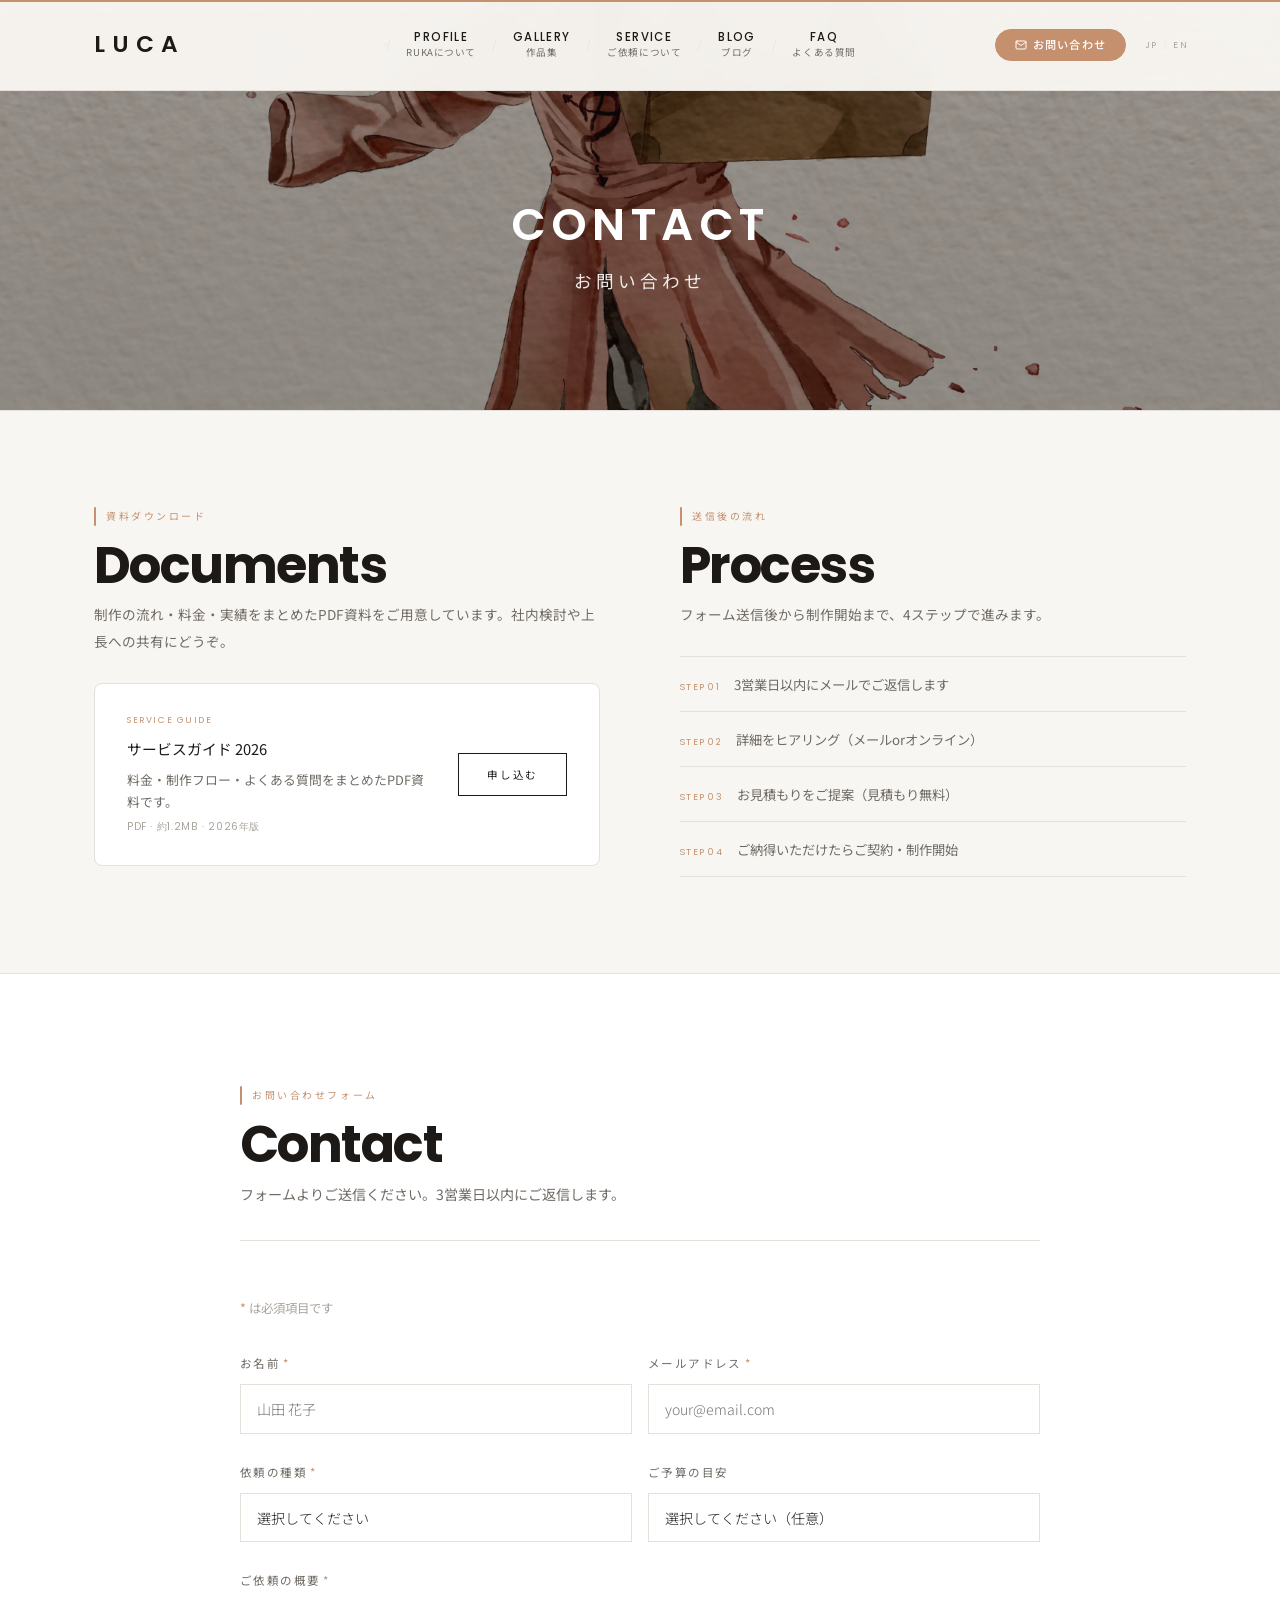
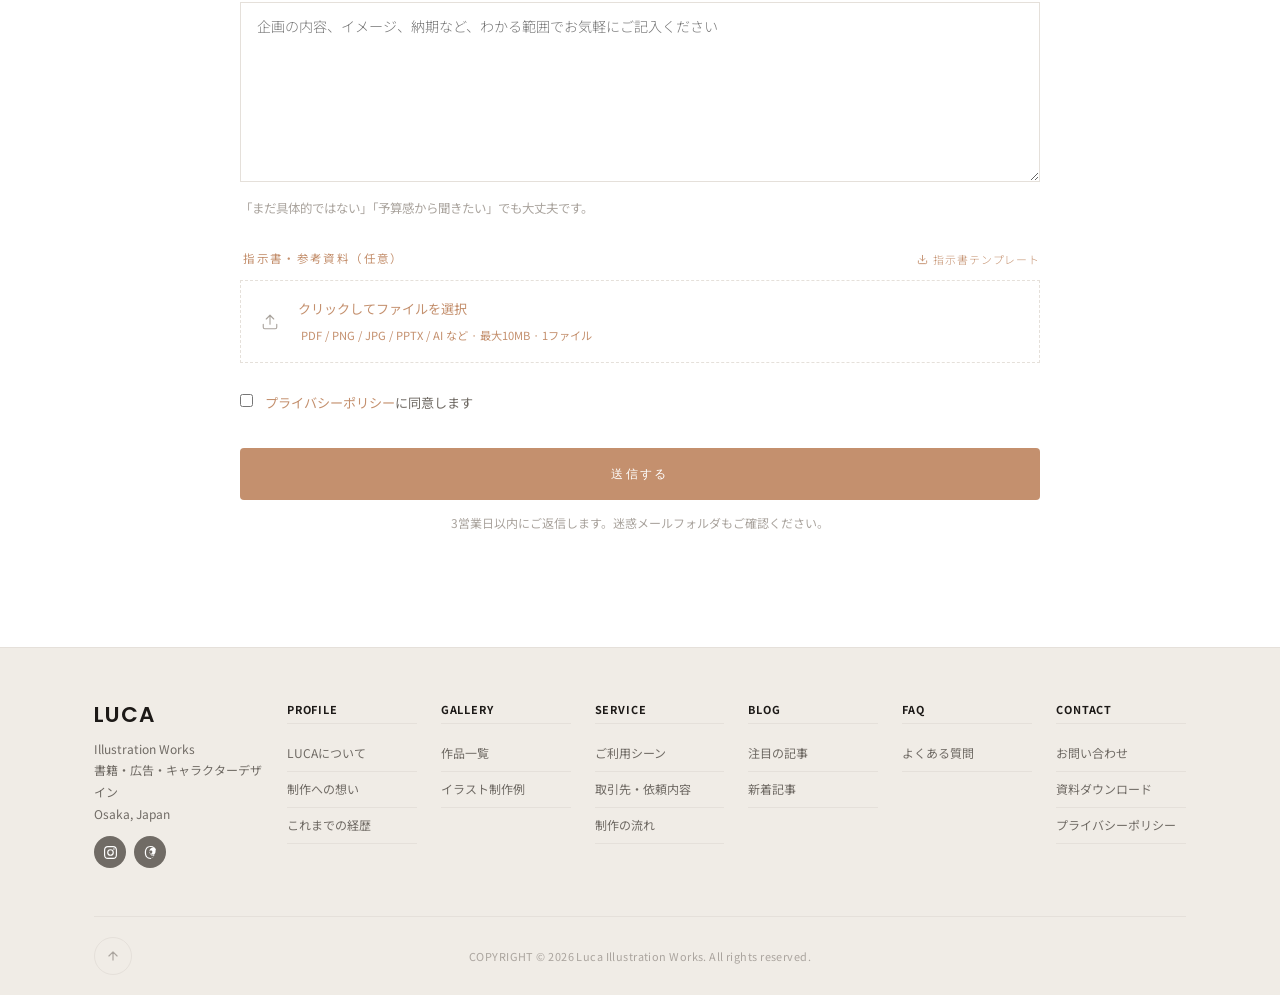
<file: contact.html>
<!DOCTYPE html>
<html lang="ja">
<head>
  <meta charset="UTF-8">
  <meta name="viewport" content="width=device-width, initial-scale=1.0">
  <title>Contact — LUCA Illustration Works</title>
  <link rel="stylesheet" href="style.css">
  <style>
    /* ── Design flowthrough ── */
    .sec-deco-title { font-size: clamp(2rem, 4vw, 3.5rem); }

    /* ── Mid section ── */
    .contact-sub {
      background: var(--bg-soft);
      padding: 6rem 0;
      border-top: 1px solid var(--border);
      border-bottom: 1px solid var(--border);
    }
    .contact-sub-grid {
      display: grid;
      grid-template-columns: 1fr 1fr;
      gap: 5rem;
    }
    .contact-sub-h2 {
      font-family: 'Poppins', sans-serif;
      font-size: clamp(1.8rem, 3vw, 2.6rem);
      font-weight: 700;
      color: var(--ink);
      line-height: .95;
      letter-spacing: -.02em;
      margin: .6rem 0 1rem;
    }
    .contact-sub-lead { font-size: .85rem; color: var(--ink2); line-height: 2; }

    /* download card */
    .cdl-card {
      border: 1px solid var(--border);
      background: var(--bg);
      padding: 1.75rem 2rem;
      margin-top: 1.75rem;
      display: flex;
      justify-content: space-between;
      align-items: center;
      gap: 2rem;
      border-radius: 8px;
      transition: box-shadow .3s;
    }
    .cdl-card:hover { box-shadow: 0 6px 24px rgba(0,0,0,.06); }
    .cdl-label  { font-family: 'Poppins', sans-serif; font-size: .55rem; letter-spacing: .18em; text-transform: uppercase; color: var(--accent); margin-bottom: .4rem; }
    .cdl-title  { font-size: .92rem; font-weight: 400; color: var(--ink); margin-bottom: .35rem; }
    .cdl-desc   { font-size: .8rem;  color: var(--ink2); line-height: 1.7; }
    .cdl-meta   { font-family: 'Poppins', sans-serif; font-size: .65rem; color: var(--ink3); margin-top: .3rem; letter-spacing: .06em; }

    /* steps */
    .contact-steps { list-style: none; margin-top: 1.75rem; }
    .contact-steps li {
      display: flex;
      align-items: baseline;
      gap: .85rem;
      padding: .9rem 0;
      border-bottom: 1px solid var(--border);
      font-size: .83rem;
      color: var(--ink2);
    }
    .contact-steps li:first-child { border-top: 1px solid var(--border); }
    .cs-step-n {
      font-family: 'Poppins', sans-serif;
      font-size: .58rem;
      letter-spacing: .14em;
      text-transform: uppercase;
      color: var(--accent);
      flex-shrink: 0;
    }
    .contact-sub-info { font-size: .8rem; color: var(--ink2); line-height: 2; margin-top: 1.5rem; }
    .contact-sub-info a { color: var(--accent); }

    /* status badge */
    .status-open {
      display: inline-flex;
      align-items: center;
      gap: .4rem;
      font-family: 'Poppins', sans-serif;
      font-size: .6rem;
      letter-spacing: .14em;
      text-transform: uppercase;
      padding: .35rem 1rem;
      background: #e8f0ec;
      color: #3a7050;
      border: 1px solid #b8d8c8;
      border-radius: 2rem;
      margin-top: 1.25rem;
    }
    .status-dot {
      width: 7px; height: 7px; border-radius: 50%;
      background: #4a9060; animation: pulse 2s infinite;
    }
    @keyframes pulse { 0%,100% { opacity: 1; } 50% { opacity: .4; } }

    /* ── Form section ── */
    .sec-contact { padding: 7rem 0; }
    .contact-form-head {
      margin: 0 auto 3.5rem;
      padding-bottom: 2rem;
      border-bottom: 1px solid var(--border);
      max-width: 800px;
    }
    .contact-form-head h2 { margin: .6rem 0 .75rem; }
    .contact-form-head p { font-size: .88rem; color: var(--ink2); line-height: 2; }
    .contact-form-body   { max-width: 800px; margin: 0 auto; }

    /* form section dividers */
    .form-section-head {
      display: flex;
      align-items: baseline;
      gap: 1rem;
      margin: 3rem 0 2rem;
      padding-bottom: .75rem;
      border-bottom: 1px solid var(--border);
    }
    .form-section-head:first-of-type { margin-top: 0; }
    .form-section-num   { font-family: 'Poppins', sans-serif; font-size: 1.4rem; font-weight: 700; color: var(--border); line-height: 1; letter-spacing: -.02em; }
    .form-section-title { font-size: .88rem; font-weight: 400; color: var(--ink); }

    /* checkboxes */
    .form-checks { display: flex; flex-direction: column; gap: .5rem; margin-top: .25rem; }
    .form-check-item {
      display: flex; align-items: center; gap: .65rem;
      font-size: .85rem; color: var(--ink2); cursor: pointer;
    }
    .form-check-item input { accent-color: var(--accent); cursor: pointer; flex-shrink: 0; }

    /* input + suffix */
    .input-with-suffix { display: flex; align-items: center; gap: .75rem; }
    .input-with-suffix input { flex: 1; }
    .suffix { font-size: .85rem; color: var(--ink2); flex-shrink: 0; }

    /* agreement box */
    .form-agreement {
      border: 1px solid var(--border);
      background: var(--bg-soft);
      border-radius: 8px;
      padding: 1.75rem 2rem;
      font-size: .83rem;
      color: var(--ink2);
      line-height: 2;
      margin-bottom: 1.5rem;
    }
    .form-agreement p + p { margin-top: .75rem; }
    .form-agreement strong { color: var(--ink); font-weight: 400; }
    .form-agreement a { color: var(--accent); text-decoration: underline; }
    .form-agreement hr { border: none; border-top: 1px solid var(--border); margin: 1.25rem 0; }

    /* form controls */
    .form-hint { font-size: .78rem; color: var(--ink3); margin-bottom: 2rem; }
    .form-hint span { color: var(--accent); }
    .form-row { display: grid; grid-template-columns: 1fr 1fr; gap: 1rem; }
    .form-check {
      display: flex; align-items: flex-start; gap: .75rem;
      font-size: .82rem; color: var(--ink2); margin-bottom: 2rem;
    }
    .form-check input { margin-top: 3px; accent-color: var(--accent); cursor: pointer; }
    .form-check a { color: var(--accent); }
    .submit-btn {
      width: 100%; padding: 1.1rem;
      background: var(--accent); color: #fff;
      border: none; font-family: 'Poppins', sans-serif;
      font-size: .72rem; letter-spacing: .2em;
      text-transform: uppercase; cursor: pointer;
      border-radius: 4px;
      transition: background .2s;
    }
    .submit-btn:hover { background: var(--accent-dk); }
    .submit-note { text-align: center; font-size: .75rem; color: var(--ink3); margin-top: .75rem; }

    /* file upload */
    .form-group .file-upload-zone {
      display: flex;
      flex-direction: row;
      align-items: center;
      gap: 1rem;
      border: 1.5px dashed var(--border);
      padding: 1rem 1.25rem;
      cursor: pointer;
      transition: border-color .2s, background .2s;
      font-size: .82rem;
      letter-spacing: 0;
      text-transform: none;
      color: var(--ink2);
      margin-bottom: 0;
    }
    .form-group .file-upload-zone:hover { border-color: var(--accent); background: var(--accent-bg); }
    .file-upload-zone svg { color: var(--ink3); flex-shrink: 0; transition: color .2s; }
    .form-group .file-upload-zone:hover svg { color: var(--accent); }
    .file-upload-zone strong { color: var(--accent); font-weight: 400; }
    .file-upload-zone-text { display: flex; flex-direction: column; gap: .2rem; }
    .file-upload-hint { font-size: .7rem; color: var(--ink3); }
    .file-upload-name { font-size: .75rem; color: var(--ink2); margin-top: .4rem; display: none; padding-left: .25rem; }
    .success-msg {
      display: none; margin-top: 1.5rem; padding: 2rem;
      background: #e8f0ec; border: 1px solid #b8d8c8;
      color: #3a6a50; font-size: .9rem; text-align: center; line-height: 1.9;
    }
    .success-msg strong { display: block; font-size: 1.05rem; margin-bottom: .5rem; }

    @media (max-width: 900px) {
      .contact-sub-grid { grid-template-columns: 1fr; gap: 4rem; }
    }
    @media (max-width: 560px) {
      .form-row  { grid-template-columns: 1fr; }
      .cdl-card  { flex-direction: column; align-items: flex-start; }
    }

    /* ── Confirm Modal ── */
    .confirm-overlay {
      display: none;
      position: fixed;
      inset: 0;
      background: rgba(28,25,23,.6);
      z-index: 500;
      backdrop-filter: blur(4px);
      -webkit-backdrop-filter: blur(4px);
      align-items: center;
      justify-content: center;
      padding: 1.5rem;
    }
    .confirm-overlay.open { display: flex; }
    .confirm-modal {
      background: var(--bg);
      max-width: 520px;
      width: 100%;
      border-radius: 10px;
      padding: 2.5rem;
      max-height: 90vh;
      overflow-y: auto;
    }
    .confirm-modal-eyebrow {
      font-family: 'Poppins', sans-serif;
      font-size: .55rem;
      letter-spacing: .2em;
      text-transform: uppercase;
      color: var(--accent);
      display: block;
      margin-bottom: .4rem;
    }
    .confirm-modal-title {
      font-size: 1.1rem;
      font-weight: 600;
      color: var(--ink);
      margin-bottom: 1.5rem;
      padding-bottom: 1.25rem;
      border-bottom: 1px solid var(--border);
    }
    .confirm-rows { list-style: none; margin-bottom: 2rem; }
    .confirm-row {
      display: grid;
      grid-template-columns: 110px 1fr;
      gap: 1rem;
      padding: .7rem 0;
      border-bottom: 1px solid var(--border);
      font-size: .83rem;
    }
    .confirm-row:first-child { border-top: 1px solid var(--border); }
    .confirm-row-label { color: var(--ink3); font-size: .72rem; padding-top: .1rem; }
    .confirm-row-value { color: var(--ink); line-height: 1.75; word-break: break-all; }
    .confirm-btns { display: grid; grid-template-columns: 1fr 2fr; gap: .75rem; }
    .confirm-btn-back {
      padding: .9rem;
      border: 1px solid var(--border);
      background: transparent;
      font-family: 'Poppins', sans-serif;
      font-size: .65rem;
      letter-spacing: .14em;
      text-transform: uppercase;
      color: var(--ink2);
      cursor: pointer;
      border-radius: 4px;
      transition: border-color .2s, color .2s;
    }
    .confirm-btn-back:hover { border-color: var(--ink); color: var(--ink); }
    .confirm-btn-send {
      padding: .9rem;
      background: var(--accent);
      border: none;
      font-family: 'Poppins', sans-serif;
      font-size: .65rem;
      letter-spacing: .2em;
      text-transform: uppercase;
      color: #fff;
      cursor: pointer;
      border-radius: 4px;
      transition: background .2s;
    }
    .confirm-btn-send:hover { background: var(--accent-dk); }
  </style>
</head>
<body>

<header>
  <div class="wrap">
    <a href="/" class="logo">LUCA</a>
    <nav id="nav">

      <div class="nav-accordion-item">
        <div class="nav-accordion-head">
          <a href="profile.html"><span class="nav-en">Profile</span><span class="nav-ja">RUKAについて</span></a>
          <button class="nav-toggle-btn" aria-expanded="false"><span>+</span></button>
        </div>
        <ul class="nav-sub-list">
          <li><a href="profile.html#about">LUCAについて</a></li>
          <li><a href="profile.html#philosophy">制作への想い</a></li>
          <li><a href="profile.html#career">これまでの経歴</a></li>
        </ul>
      </div>

      <div class="nav-accordion-item">
        <div class="nav-accordion-head">
          <a href="gallery.html"><span class="nav-en">Gallery</span><span class="nav-ja">作品集</span></a>
          <button class="nav-toggle-btn" aria-expanded="false"><span>+</span></button>
        </div>
        <ul class="nav-sub-list">
          <li><a href="gallery.html#works">作品一覧</a></li>
          <li><a href="gallery.html#examples">イラスト制作例</a></li>
        </ul>
      </div>

      <div class="nav-accordion-item">
        <div class="nav-accordion-head">
          <a href="service.html"><span class="nav-en">Service</span><span class="nav-ja">ご依頼について</span></a>
          <button class="nav-toggle-btn" aria-expanded="false"><span>+</span></button>
        </div>
        <ul class="nav-sub-list">
          <li><a href="service.html#usecases">ご利用シーン</a></li>
          <li><a href="service.html#clients">取引先・依頼内容</a></li>
          <li><a href="service.html#process">制作の流れ</a></li>
        </ul>
      </div>

      <div class="nav-accordion-item">
        <div class="nav-accordion-head">
          <a href="news.html"><span class="nav-en">Blog</span><span class="nav-ja">ブログ</span></a>
          <button class="nav-toggle-btn" aria-expanded="false"><span>+</span></button>
        </div>
        <ul class="nav-sub-list">
          <li><a href="news.html#blog">注目の記事</a></li>
          <li><a href="news.html#latest">新着記事</a></li>
        </ul>
      </div>

      <div class="nav-accordion-item nav-accordion-item--direct">
        <div class="nav-accordion-head">
          <a href="faq.html"><span class="nav-en">FAQ</span><span class="nav-ja">よくある質問</span></a>
        </div>
      </div>


      <div class="nav-lang">
        <button class="lang-sw-btn" data-lang="ja">JP</button>
        <span class="lang-sw-sep">|</span>
        <button class="lang-sw-btn" data-lang="en">EN</button>
      </div>
      <div class="nav-cta-wrap">
        <a href="contact.html" class="header-cta-btn header-cta-btn--fill"><svg width="14" height="14" viewBox="0 0 24 24" fill="none" stroke="currentColor" stroke-width="2" stroke-linecap="round" stroke-linejoin="round"><path d="M4 4h16c1.1 0 2 .9 2 2v12c0 1.1-.9 2-2 2H4c-1.1 0-2-.9-2-2V6c0-1.1.9-2 2-2z"/><polyline points="22,6 12,13 2,6"/></svg>お問い合わせ</a>
      
        <a href="download.html" class="header-cta-btn header-cta-btn--outline"><svg width="14" height="14" viewBox="0 0 24 24" fill="none" stroke="currentColor" stroke-width="2" stroke-linecap="round" stroke-linejoin="round"><path d="M21 15v4a2 2 0 0 1-2 2H5a2 2 0 0 1-2-2v-4"/><polyline points="7 10 12 15 17 10"/><line x1="12" y1="15" x2="12" y2="3"/></svg>資料ダウンロード</a>
      </div>

      <div class="nav-brand">
        <a href="/" class="nav-brand-logo">LUCA</a>
        <p class="nav-brand-tagline">Illustration Works<br>書籍・広告・キャラクターデザイン<br>Osaka, Japan</p>
        <div class="nav-brand-sns">
          <a href="https://www.instagram.com/imagen_luca?igsh=OGRra2x5NGVub3J4&utm_source=qr" class="ft-sns-icon" aria-label="Instagram" target="_blank" rel="noopener"><svg width="14" height="14" viewBox="0 0 24 24" fill="currentColor"><path d="M12 2.163c3.204 0 3.584.012 4.85.07 3.252.148 4.771 1.691 4.919 4.919.058 1.265.069 1.645.069 4.849 0 3.205-.012 3.584-.069 4.849-.149 3.225-1.664 4.771-4.919 4.919-1.266.058-1.644.07-4.85.07-3.204 0-3.584-.012-4.849-.07-3.26-.149-4.771-1.699-4.919-4.92-.058-1.265-.07-1.644-.07-4.849 0-3.204.013-3.583.07-4.849.149-3.227 1.664-4.771 4.919-4.919 1.266-.057 1.645-.069 4.849-.069zM12 0C8.741 0 8.333.014 7.053.072 2.695.272.273 2.69.073 7.052.014 8.333 0 8.741 0 12c0 3.259.014 3.668.072 4.948.2 4.358 2.618 6.78 6.98 6.98C8.333 23.986 8.741 24 12 24c3.259 0 3.668-.014 4.948-.072 4.354-.2 6.782-2.618 6.979-6.98.059-1.28.073-1.689.073-4.948 0-3.259-.014-3.667-.072-4.947-.196-4.354-2.617-6.78-6.979-6.98C15.668.014 15.259 0 12 0zm0 5.838a6.162 6.162 0 1 0 0 12.324 6.162 6.162 0 0 0 0-12.324zM12 16a4 4 0 1 1 0-8 4 4 0 0 1 0 8zm6.406-11.845a1.44 1.44 0 1 0 0 2.881 1.44 1.44 0 0 0 0-2.881z"/></svg></a>
          <a href="https://www.threads.com/@imagen_luca?igshid=NTc4MTIwNjQ2YQ==" class="ft-sns-icon" aria-label="Threads" target="_blank" rel="noopener"><svg width="14" height="14" viewBox="0 0 24 24" fill="currentColor"><path d="M12.186 24h-.007c-3.581-.024-6.334-1.205-8.184-3.509C2.35 18.44 1.5 15.586 1.472 12.01v-.017c.03-3.579.879-6.43 2.525-8.482C5.845 1.205 8.6.024 12.18 0h.014c2.746.02 5.043.725 6.826 2.098 1.702 1.31 2.807 3.171 3.288 5.529l-2.498.368c-.79-3.971-3.277-5.996-7.617-6.006-2.915.015-5.084.925-6.45 2.706C4.48 6.094 3.76 8.499 3.737 11.99c.024 3.494.745 5.9 2.006 7.299 1.367 1.782 3.537 2.69 6.455 2.706 2.668-.012 4.52-.707 5.62-2.113.813-1.026 1.254-2.537 1.314-4.494a9.856 9.856 0 0 1-.65.032c-3.46 0-6.16-1.165-7.495-3.108-.753-1.08-1.057-2.4-.884-3.82.196-1.614.94-3.01 2.074-3.926 1.09-.882 2.483-1.297 4.044-1.2 1.877.12 3.34.965 4.22 2.398.69 1.124.99 2.635.89 4.494l-.005.091c-.042.966-.227 1.845-.555 2.62-.47 1.115-1.218 1.944-2.218 2.46-.56.29-1.17.467-1.82.525l-.022.002c-.172.015-.345.022-.52.022-1.71 0-3.234-.593-4.41-1.715.126 1.04.44 1.838.95 2.367.655.693 1.674 1.038 3.029 1.026.65-.006 1.22-.094 1.7-.26l.826 2.334c-.764.27-1.637.42-2.597.432zm.314-10.065c.144.023.285.034.42.034.51 0 .952-.152 1.316-.452.508-.419.837-1.068.978-1.932.101-.621.094-1.214-.022-1.715-.181-.779-.61-1.315-1.274-1.592a3.226 3.226 0 0 0-1.093-.196c-.85 0-1.567.275-2.076.796-.508.52-.793 1.265-.848 2.21-.06 1.003.184 1.828.706 2.39.484.52 1.197.813 2.057.857l-.164-.4z"/></svg></a>
        </div>
      </div>

    </nav>
    <div class="header-cta">
      <a href="contact.html" class="header-cta-btn header-cta-btn--fill"><svg width="12" height="12" viewBox="0 0 24 24" fill="none" stroke="currentColor" stroke-width="2" stroke-linecap="round" stroke-linejoin="round"><path d="M4 4h16c1.1 0 2 .9 2 2v12c0 1.1-.9 2-2 2H4c-1.1 0-2-.9-2-2V6c0-1.1.9-2 2-2z"/><polyline points="22,6 12,13 2,6"/></svg>お問い合わせ</a>
    </div>
    <div class="lang-sw">
      <button class="lang-sw-btn" data-lang="ja">JP</button>
      <span class="lang-sw-sep">|</span>
      <button class="lang-sw-btn" data-lang="en">EN</button>
    </div>
    <button class="menu-btn" id="menuBtn" aria-label="メニューを開く">
      <span></span><span></span><span></span>
    </button>
  </div>
</header>

<div class="page-hero">
  <img class="page-hero-bg" src="images/hagaren.jpg" alt="">
  <div class="wrap">
    <h1 class="mv-en">Contact</h1>
    <p class="mv-ja">お問い合わせ</p>
  </div>
</div>


<!-- Dark: Download + Steps -->
<section class="contact-sub">
  <div class="wrap">
    <div class="contact-sub-grid">

      <div>
        <span class="eyebrow">資料ダウンロード</span>
        <h2 class="sec-deco-title">Documents</h2>
        <p class="contact-sub-lead">制作の流れ・料金・実績をまとめたPDF資料をご用意しています。社内検討や上長への共有にどうぞ。</p>
        <div class="cdl-card">
          <div>
            <p class="cdl-label">Service Guide</p>
            <p class="cdl-title">サービスガイド 2026</p>
            <p class="cdl-desc">料金・制作フロー・よくある質問をまとめたPDF資料です。</p>
            <p class="cdl-meta">PDF · 約1.2MB · 2026年版</p>
          </div>
          <a href="download.html" class="btn btn-sm" style="white-space:nowrap;flex-shrink:0;">申し込む</a>
        </div>
      </div>

      <div>
        <span class="eyebrow">送信後の流れ</span>
        <h2 class="sec-deco-title">Process</h2>
        <p class="contact-sub-lead">フォーム送信後から制作開始まで、4ステップで進みます。</p>
        <ul class="contact-steps">
          <li><span class="cs-step-n">Step 01</span>3営業日以内にメールでご返信します</li>
          <li><span class="cs-step-n">Step 02</span>詳細をヒアリング（メールorオンライン）</li>
          <li><span class="cs-step-n">Step 03</span>お見積もりをご提案（見積もり無料）</li>
          <li><span class="cs-step-n">Step 04</span>ご納得いただけたらご契約・制作開始</li>
        </ul>
      </div>

    </div>
  </div>
</section>

<!-- Form -->
<section class="sec-contact" id="contact-form">
  <div class="wrap">
    <div class="contact-form-head">
      <span class="eyebrow">お問い合わせフォーム</span>
      <h2 class="sec-deco-title">Contact</h2>
      <p>フォームよりご送信ください。3営業日以内にご返信します。</p>
    </div>
    <form id="contactForm" class="contact-form-body">

      <p class="form-hint"><span>*</span> は必須項目です</p>

      <div class="form-row">
        <div class="form-group">
          <label>お名前<span>*</span></label>
          <input type="text" placeholder="山田 花子" required>
        </div>
        <div class="form-group">
          <label>メールアドレス<span>*</span></label>
          <input type="email" placeholder="your@email.com" required>
        </div>
      </div>

      <div class="form-row">
        <div class="form-group">
          <label>依頼の種類<span>*</span></label>
          <select required>
            <option value="">選択してください</option>
            <option>書籍装画・挿絵</option>
            <option>キャラクターデザイン</option>
            <option>広告・ブランディングイラスト</option>
            <option>Webイラスト・バナー</option>
            <option>パッケージ・グッズ</option>
            <option>その他・まだ決まっていない</option>
          </select>
        </div>
        <div class="form-group">
          <label>ご予算の目安</label>
          <select>
            <option value="">選択してください（任意）</option>
            <option>3万円未満</option>
            <option>3〜5万円</option>
            <option>5〜10万円</option>
            <option>10〜30万円</option>
            <option>30万円以上</option>
            <option>未定・相談したい</option>
          </select>
        </div>
      </div>

      <div class="form-group">
        <label>ご依頼の概要<span>*</span></label>
        <textarea placeholder="企画の内容、イメージ、納期など、わかる範囲でお気軽にご記入ください" required style="min-height:180px;"></textarea>
        <p class="form-note">「まだ具体的ではない」「予算感から聞きたい」でも大丈夫です。</p>
      </div>

      <div class="form-group">
        <label style="display:flex;align-items:center;justify-content:space-between;gap:1rem;">
          <span>指示書・参考資料（任意）</span>
          <a href="#" style="font-size:.68rem;letter-spacing:.08em;color:var(--accent);text-transform:none;font-weight:300;white-space:nowrap;display:flex;align-items:center;gap:.3rem;">
            <svg width="11" height="11" viewBox="0 0 24 24" fill="none" stroke="currentColor" stroke-width="2" stroke-linecap="round" stroke-linejoin="round"><path d="M21 15v4a2 2 0 0 1-2 2H5a2 2 0 0 1-2-2v-4"/><polyline points="7 10 12 15 17 10"/><line x1="12" y1="15" x2="12" y2="3"/></svg>
            指示書テンプレート
          </a>
        </label>
        <label class="file-upload-zone" for="fileUpload">
          <svg width="18" height="18" viewBox="0 0 24 24" fill="none" stroke="currentColor" stroke-width="1.5" stroke-linecap="round" stroke-linejoin="round">
            <path d="M21 15v4a2 2 0 0 1-2 2H5a2 2 0 0 1-2-2v-4"/>
            <polyline points="17 8 12 3 7 8"/>
            <line x1="12" y1="3" x2="12" y2="15"/>
          </svg>
          <span class="file-upload-zone-text">
            <strong>クリックしてファイルを選択</strong>
            <span class="file-upload-hint">PDF / PNG / JPG / PPTX / AI など · 最大10MB · 1ファイル</span>
          </span>
          <input type="file" id="fileUpload" accept=".pdf,.png,.jpg,.jpeg,.pptx,.ppt,.docx,.doc,.ai,.zip" style="display:none;">
        </label>
        <p class="file-upload-name" id="fileUploadName"></p>
      </div>

      <div class="form-check">
        <input type="checkbox" id="agree" required>
        <label for="agree"><a href="privacy.html">プライバシーポリシー</a>に同意します</label>
      </div>

      <button type="submit" class="submit-btn">送信する</button>
      <p class="submit-note">3営業日以内にご返信します。迷惑メールフォルダもご確認ください。</p>

      <div class="success-msg" id="successMsg">
        <strong>お問い合わせありがとうございます！</strong>
        3営業日以内にご登録のメールアドレスへご返信いたします。<br>
        <span style="font-size:.78rem;color:#4a8060;">しばらくしても届かない場合は、迷惑メールフォルダをご確認ください。</span>
      </div>
    </form>
  </div>
</section>

<div class="confirm-overlay" id="confirmOverlay">
  <div class="confirm-modal">
    <span class="confirm-modal-eyebrow">Confirmation</span>
    <h3 class="confirm-modal-title">送信内容のご確認</h3>
    <ul class="confirm-rows">
      <li class="confirm-row"><span class="confirm-row-label">お名前</span><span class="confirm-row-value" id="cf-name"></span></li>
      <li class="confirm-row"><span class="confirm-row-label">メールアドレス</span><span class="confirm-row-value" id="cf-email"></span></li>
      <li class="confirm-row"><span class="confirm-row-label">依頼の種類</span><span class="confirm-row-value" id="cf-type"></span></li>
      <li class="confirm-row"><span class="confirm-row-label">ご予算</span><span class="confirm-row-value" id="cf-budget"></span></li>
      <li class="confirm-row"><span class="confirm-row-label">ご依頼の概要</span><span class="confirm-row-value" id="cf-message"></span></li>
      <li class="confirm-row"><span class="confirm-row-label">添付ファイル</span><span class="confirm-row-value" id="cf-file"></span></li>
    </ul>
    <div class="confirm-btns">
      <button class="confirm-btn-back" id="confirmBack">修正する</button>
      <button class="confirm-btn-send" id="confirmSend">この内容で送信する</button>
    </div>
  </div>
</div>

<footer>
  <div class="wrap">

    <div class="ft-sitemap">

      <div class="ft-brand-lead">
        <a href="/" class="ft-logo-link">LUCA</a>
        <p class="ft-tagline">Illustration Works<br>書籍・広告・キャラクターデザイン<br>Osaka, Japan</p>
        <div class="ft-sns-row">
          <a href="https://www.instagram.com/imagen_luca?igsh=OGRra2x5NGVub3J4&utm_source=qr" class="ft-sns-icon" aria-label="Instagram" target="_blank" rel="noopener"><svg width="13" height="13" viewBox="0 0 24 24" fill="currentColor"><path d="M12 2.163c3.204 0 3.584.012 4.85.07 3.252.148 4.771 1.691 4.919 4.919.058 1.265.069 1.645.069 4.849 0 3.205-.012 3.584-.069 4.849-.149 3.225-1.664 4.771-4.919 4.919-1.266.058-1.644.07-4.85.07-3.204 0-3.584-.012-4.849-.07-3.26-.149-4.771-1.699-4.919-4.92-.058-1.265-.07-1.644-.07-4.849 0-3.204.013-3.583.07-4.849.149-3.227 1.664-4.771 4.919-4.919 1.266-.057 1.645-.069 4.849-.069zM12 0C8.741 0 8.333.014 7.053.072 2.695.272.273 2.69.073 7.052.014 8.333 0 8.741 0 12c0 3.259.014 3.668.072 4.948.2 4.358 2.618 6.78 6.98 6.98C8.333 23.986 8.741 24 12 24c3.259 0 3.668-.014 4.948-.072 4.354-.2 6.782-2.618 6.979-6.98.059-1.28.073-1.689.073-4.948 0-3.259-.014-3.667-.072-4.947-.196-4.354-2.617-6.78-6.979-6.98C15.668.014 15.259 0 12 0zm0 5.838a6.162 6.162 0 1 0 0 12.324 6.162 6.162 0 0 0 0-12.324zM12 16a4 4 0 1 1 0-8 4 4 0 0 1 0 8zm6.406-11.845a1.44 1.44 0 1 0 0 2.881 1.44 1.44 0 0 0 0-2.881z"/></svg></a>
          <a href="https://www.threads.com/@imagen_luca?igshid=NTc4MTIwNjQ2YQ==" class="ft-sns-icon" aria-label="Threads" target="_blank" rel="noopener"><svg width="13" height="13" viewBox="0 0 24 24" fill="currentColor"><path d="M12.186 24h-.007c-3.581-.024-6.334-1.205-8.184-3.509C2.35 18.44 1.5 15.586 1.472 12.01v-.017c.03-3.579.879-6.43 2.525-8.482C5.845 1.205 8.6.024 12.18 0h.014c2.746.02 5.043.725 6.826 2.098 1.702 1.31 2.807 3.171 3.288 5.529l-2.498.368c-.79-3.971-3.277-5.996-7.617-6.006-2.915.015-5.084.925-6.45 2.706C4.48 6.094 3.76 8.499 3.737 11.99c.024 3.494.745 5.9 2.006 7.299 1.367 1.782 3.537 2.69 6.455 2.706 2.668-.012 4.52-.707 5.62-2.113.813-1.026 1.254-2.537 1.314-4.494a9.856 9.856 0 0 1-.65.032c-3.46 0-6.16-1.165-7.495-3.108-.753-1.08-1.057-2.4-.884-3.82.196-1.614.94-3.01 2.074-3.926 1.09-.882 2.483-1.297 4.044-1.2 1.877.12 3.34.965 4.22 2.398.69 1.124.99 2.635.89 4.494l-.005.091c-.042.966-.227 1.845-.555 2.62-.47 1.115-1.218 1.944-2.218 2.46-.56.29-1.17.467-1.82.525l-.022.002c-.172.015-.345.022-.52.022-1.71 0-3.234-.593-4.41-1.715.126 1.04.44 1.838.95 2.367.655.693 1.674 1.038 3.029 1.026.65-.006 1.22-.094 1.7-.26l.826 2.334c-.764.27-1.637.42-2.597.432zm.314-10.065c.144.023.285.034.42.034.51 0 .952-.152 1.316-.452.508-.419.837-1.068.978-1.932.101-.621.094-1.214-.022-1.715-.181-.779-.61-1.315-1.274-1.592a3.226 3.226 0 0 0-1.093-.196c-.85 0-1.567.275-2.076.796-.508.52-.793 1.265-.848 2.21-.06 1.003.184 1.828.706 2.39.484.52 1.197.813 2.057.857l-.164-.4z"/></svg></a>
        </div>
      </div>

      <div>
        <p class="ft-col-name"><a href="profile.html">Profile</a></p>
        <ul class="ft-col-links">
          <li><a href="profile.html#about">LUCAについて</a></li>
          <li><a href="profile.html#philosophy">制作への想い</a></li>
          <li><a href="profile.html#career">これまでの経歴</a></li>
        </ul>
      </div>

      <div>
        <p class="ft-col-name"><a href="gallery.html">Gallery</a></p>
        <ul class="ft-col-links">
          <li><a href="gallery.html#works">作品一覧</a></li>
          <li><a href="gallery.html#examples">イラスト制作例</a></li>
        </ul>
      </div>

      <div>
        <p class="ft-col-name"><a href="service.html">Service</a></p>
        <ul class="ft-col-links">
          <li><a href="service.html#usecases">ご利用シーン</a></li>
          <li><a href="service.html#clients">取引先・依頼内容</a></li>
          <li><a href="service.html#process">制作の流れ</a></li>
        </ul>
      </div>

      <div>
        <p class="ft-col-name"><a href="news.html">Blog</a></p>
        <ul class="ft-col-links">
          <li><a href="news.html#blog">注目の記事</a></li>
          <li><a href="news.html#latest">新着記事</a></li>
        </ul>
      </div>

      <div>
        <p class="ft-col-name"><a href="faq.html">FAQ</a></p>
        <ul class="ft-col-links">
          <li><a href="faq.html#faq">よくある質問</a></li>
        </ul>
      </div>

      <div>
        <p class="ft-col-name"><a href="contact.html">Contact</a></p>
        <ul class="ft-col-links">
          <li><a href="contact.html">お問い合わせ</a></li>
          <li><a href="download.html">資料ダウンロード</a></li>
          <li><a href="privacy.html">プライバシーポリシー</a></li>
        </ul>
      </div>

    </div>

    <div class="ft-bar">
      <a href="#" class="ft-back-top" aria-label="ページトップへ">
        <svg width="14" height="14" viewBox="0 0 24 24" fill="none" stroke="currentColor" stroke-width="2" stroke-linecap="round" stroke-linejoin="round"><path d="M12 19V5M5 12l7-7 7 7"/></svg>
      </a>
      <p class="ft-copy">COPYRIGHT &copy; 2026 Luca Illustration Works. All rights reserved.</p>
    </div>

  </div>
</footer>

<script>
  const btn = document.getElementById('menuBtn');
  const nav = document.getElementById('nav');
  const overlay = document.createElement('div');
  overlay.className = 'nav-overlay';
  document.body.appendChild(overlay);
  const closeBtn = document.createElement('button');
  closeBtn.className = 'nav-close-btn';
  closeBtn.setAttribute('aria-label', 'メニューを閉じる');
  closeBtn.innerHTML = '<span></span><span></span>';
  nav.prepend(closeBtn);
  function closeMenu() {
    btn.classList.remove('open');
    nav.classList.remove('open');
    overlay.classList.remove('open');
    document.body.style.overflow = '';
  }
  btn.addEventListener('click', () => {
    const isOpen = nav.classList.toggle('open');
    btn.classList.toggle('open', isOpen);
    overlay.classList.toggle('open', isOpen);
    document.body.style.overflow = isOpen ? 'hidden' : '';
  });
  overlay.addEventListener('click', closeMenu);
  closeBtn.addEventListener('click', closeMenu);


  // Scroll animation
  (function(){
    const SELS = [
      '.eyebrow', '.section-title', '.s-head',
      '.contact-sub-h2', '.work-cat', '.work-title', '.work-meta-row',
      '.works-grid > *', '.pickup-grid > *', '.latest-grid > *', '.posts-grid > *',
      '.visual-sub-grid > *', '.visual-main',
      '.card', '.blog-card', '.ex-card', '.cdl-card', '.pg-card', '.pg-card',
      '.step',
      'details',
      '.contact-sub-grid > div',
      '.contact-steps', '.contact-form-head', '.contact-form-body',
      '.detail-body section', '.data-table',
      '.ft-grid', '.cta-band', '.cta-inline',
      '.pagination-grid > *',
      '.sidebar-sec',
      '.faq-toc', '.faq-cat',
      '.featured-card', '.featured-body',
      '.about-photo', '.philosophy-grid', '.career-item',
      '.stats-strip', '.price-row', '.dl-card',
      '.blog-layout > *', '.blog-sidebar > *'
    ].join(',');
    const all = Array.from(document.querySelectorAll(SELS));
    const els = all.filter(el => !el.closest('.hero-full, .page-hero, .hero-scroll, .header-cta, header, .lang-sw'));
    els.forEach(el => el.classList.add('anim'));
    const io = new IntersectionObserver(entries => {
      entries.forEach(e => {
        if (e.isIntersecting) { e.target.classList.add('anim-in'); io.unobserve(e.target); }
      });
    }, { threshold: 0.07 });
    els.forEach(el => io.observe(el));
  })();

  document.getElementById('fileUpload').addEventListener('change', function() {
    const el = document.getElementById('fileUploadName');
    el.textContent = this.files[0] ? '選択済み: ' + this.files[0].name : '';
    el.style.display = this.files[0] ? 'block' : 'none';
  });

  // Confirmation modal
  (function() {
    const form     = document.getElementById('contactForm');
    const overlay  = document.getElementById('confirmOverlay');
    const btnBack  = document.getElementById('confirmBack');
    const btnSend  = document.getElementById('confirmSend');

    form.addEventListener('submit', function(e) {
      e.preventDefault();
      if (!form.checkValidity()) { form.reportValidity(); return; }

      const selects  = form.querySelectorAll('select');
      const name     = form.querySelector('input[type="text"]').value;
      const email    = form.querySelector('input[type="email"]').value;
      const type     = selects[0].value;
      const budget   = selects[1].value || '未記入';
      const message  = form.querySelector('textarea').value;
      const file     = form.querySelector('#fileUpload').files[0];

      document.getElementById('cf-name').textContent    = name;
      document.getElementById('cf-email').textContent   = email;
      document.getElementById('cf-type').textContent    = type;
      document.getElementById('cf-budget').textContent  = budget;
      document.getElementById('cf-message').textContent = message;
      document.getElementById('cf-file').textContent    = file ? file.name : 'なし';

      overlay.classList.add('open');
      document.body.style.overflow = 'hidden';
    });

    btnBack.addEventListener('click', function() {
      overlay.classList.remove('open');
      document.body.style.overflow = '';
    });

    btnSend.addEventListener('click', function() {
      overlay.classList.remove('open');
      document.body.style.overflow = '';
      const msg = document.getElementById('successMsg');
      msg.style.display = 'block';
      form.reset();
      document.getElementById('fileUploadName').style.display = 'none';
      msg.scrollIntoView({ behavior: 'smooth', block: 'nearest' });
    });
  })();

  // Accordion nav
  document.querySelectorAll('.nav-toggle-btn').forEach(function(btn) {
    btn.addEventListener('click', function() {
      var item = this.closest('.nav-accordion-item');
      var sub = item.querySelector('.nav-sub-list');
      var isOpen = this.getAttribute('aria-expanded') === 'true';
      if (isOpen) {
        sub.classList.remove('open');
        this.setAttribute('aria-expanded', 'false');
      } else {
        sub.classList.add('open');
        this.setAttribute('aria-expanded', 'true');
      }
    });
  });
</script>
</body>
</html>
</file>
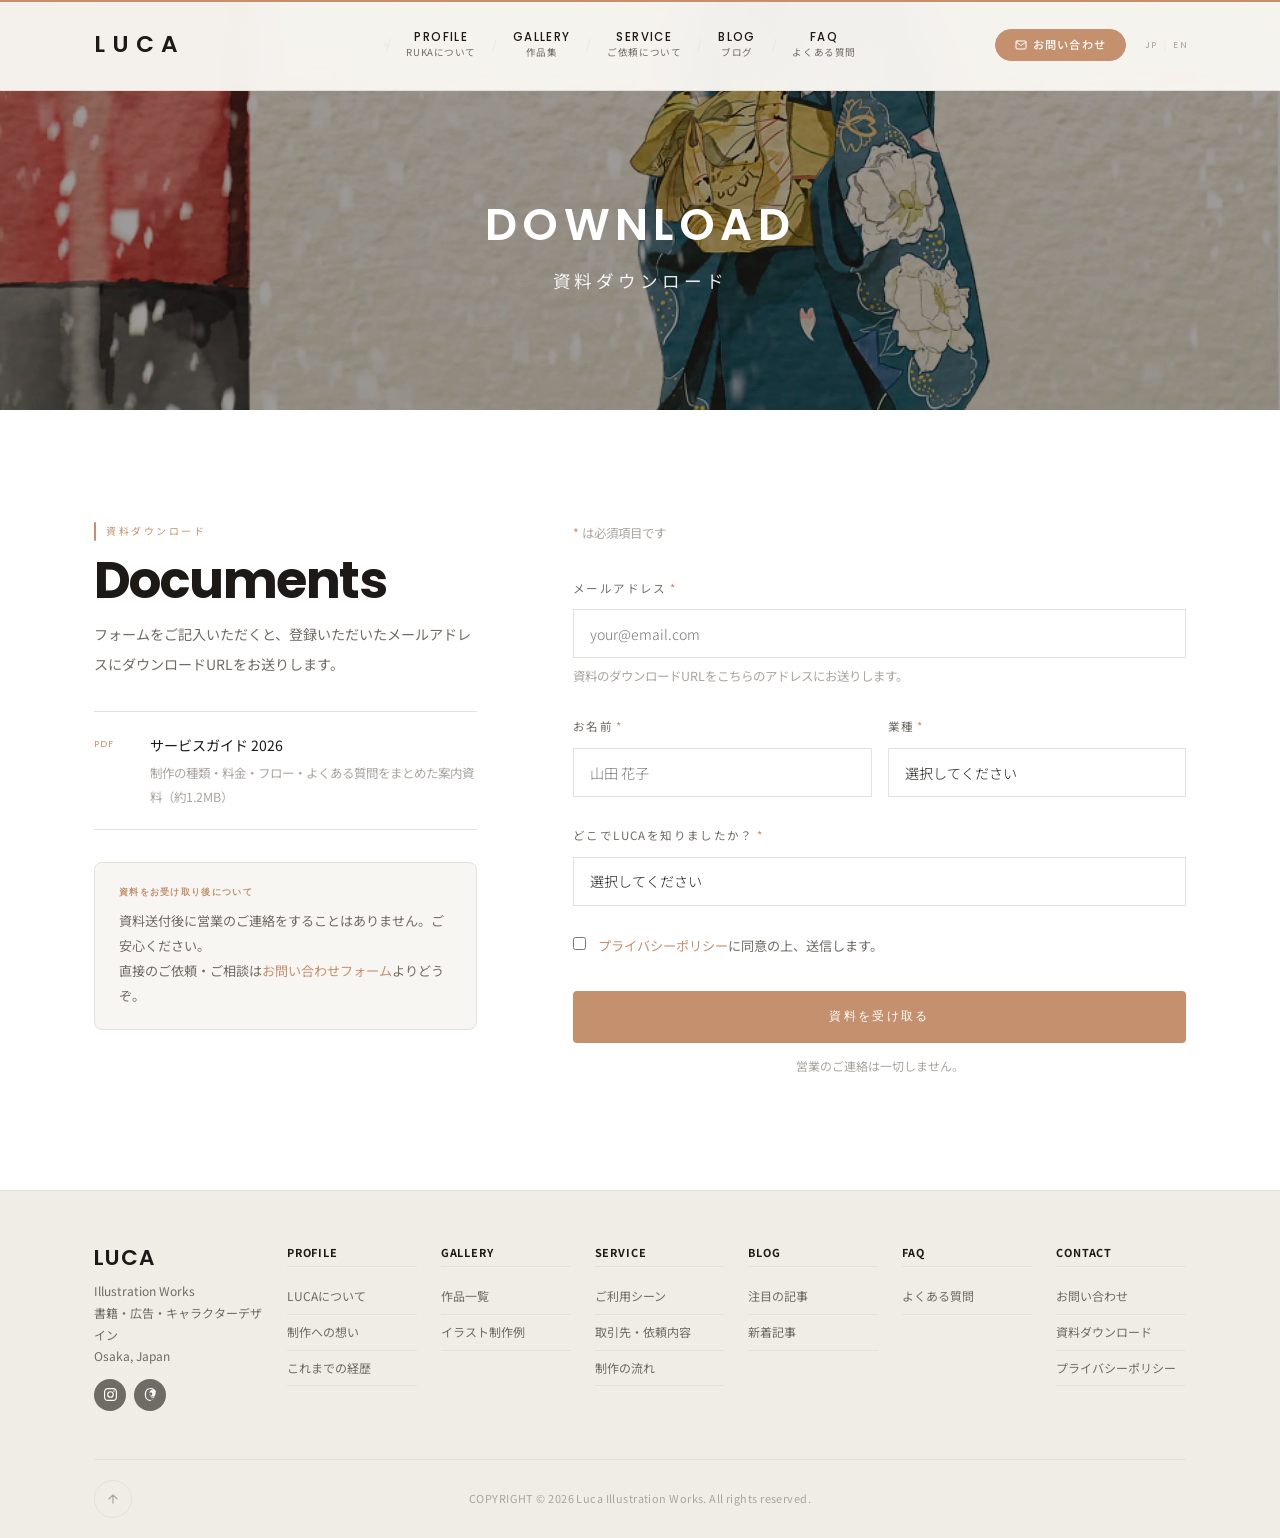
<file: download.html>
<!DOCTYPE html>
<html lang="ja">
<head>
  <meta charset="UTF-8">
  <meta name="viewport" content="width=device-width, initial-scale=1.0">
  <title>資料ダウンロード — LUCA Illustration Works</title>
  <link rel="stylesheet" href="style.css">
  <style>
    .sec-download { padding: 7rem 0; }
    .download-grid {
      display: grid;
      grid-template-columns: 1fr 1.6fr;
      gap: 6rem;
      align-items: start;
    }
    .download-side { position: sticky; top: calc(var(--hh) + 2rem); }
    .sec-deco-title { font-size: clamp(2rem, 4vw, 3.5rem); }
    .download-side-title { margin: .6rem 0 1rem; }
    .download-side-desc { font-size: .88rem; color: var(--ink2); line-height: 2.1; margin-bottom: 2rem; }

    .doc-list { list-style: none; border-top: 1px solid var(--border); }
    .doc-item {
      display: grid;
      grid-template-columns: 40px 1fr;
      gap: 1rem;
      padding: 1.25rem 0;
      border-bottom: 1px solid var(--border);
      align-items: start;
    }
    .doc-icon { font-family: 'Poppins', sans-serif; color: var(--accent); font-size: .58rem; letter-spacing: .1em; padding-top: 3px; }
    .doc-name { font-size: .88rem; font-weight: 400; color: var(--ink); }
    .doc-desc { font-size: .78rem; color: var(--ink3); margin-top: .2rem; }

    /* 受け取り後の流れ */
    .after-note {
      margin-top: 2rem;
      padding: 1.25rem 1.5rem;
      background: var(--bg-soft);
      border: 1px solid var(--border);
      border-radius: 8px;
      font-size: .82rem;
      color: var(--ink2);
      line-height: 1.9;
    }
    .after-note strong { font-family: 'Poppins', sans-serif; font-size: .58rem; letter-spacing: .14em; text-transform: uppercase; color: var(--accent); font-weight: 600; display: block; margin-bottom: .5rem; }

    /* フォーム */
    .form-hint { font-size: .78rem; color: var(--ink3); margin-bottom: 2rem; }
    .form-hint span { color: var(--accent); }
    .form-row { display: grid; grid-template-columns: 1fr 1fr; gap: 1rem; }
    .form-check {
      display: flex;
      align-items: flex-start;
      gap: .75rem;
      font-size: .82rem;
      color: var(--ink2);
      margin-bottom: 2rem;
    }
    .form-check input { margin-top: 3px; accent-color: var(--accent); cursor: pointer; }
    .form-check a { color: var(--accent); }
    .submit-btn {
      width: 100%;
      padding: 1.1rem;
      background: var(--accent);
      color: #fff;
      border: none;
      font-family: 'Poppins', sans-serif;
      font-size: .72rem;
      letter-spacing: .2em;
      text-transform: uppercase;
      cursor: pointer;
      border-radius: 4px;
      transition: background .2s;
    }
    .submit-btn:hover { background: var(--accent-dk); }
    .submit-note { text-align: center; font-size: .75rem; color: var(--ink3); margin-top: .75rem; }
    .success-msg {
      display: none;
      margin-top: 1.5rem;
      padding: 2rem;
      background: #e8f0ec;
      border: 1px solid #b8d8c8;
      color: #3a6a50;
      font-size: .9rem;
      text-align: center;
      line-height: 1.9;
    }
    .success-msg strong { display: block; font-size: 1.05rem; margin-bottom: .5rem; }

    @media (max-width: 900px) {
      .download-grid { grid-template-columns: 1fr; gap: 3rem; }
      .download-side { position: static; }
    }
    @media (max-width: 560px) {
      .form-row { grid-template-columns: 1fr; }
    }

    /* ── Confirm Modal ── */
    .confirm-overlay {
      display: none;
      position: fixed;
      inset: 0;
      background: rgba(28,25,23,.6);
      z-index: 500;
      backdrop-filter: blur(4px);
      -webkit-backdrop-filter: blur(4px);
      align-items: center;
      justify-content: center;
      padding: 1.5rem;
    }
    .confirm-overlay.open { display: flex; }
    .confirm-modal {
      background: var(--bg);
      max-width: 520px;
      width: 100%;
      border-radius: 10px;
      padding: 2.5rem;
      max-height: 90vh;
      overflow-y: auto;
    }
    .confirm-modal-eyebrow {
      font-family: 'Poppins', sans-serif;
      font-size: .55rem;
      letter-spacing: .2em;
      text-transform: uppercase;
      color: var(--accent);
      display: block;
      margin-bottom: .4rem;
    }
    .confirm-modal-title {
      font-size: 1.1rem;
      font-weight: 600;
      color: var(--ink);
      margin-bottom: 1.5rem;
      padding-bottom: 1.25rem;
      border-bottom: 1px solid var(--border);
    }
    .confirm-rows { list-style: none; margin-bottom: 2rem; }
    .confirm-row {
      display: grid;
      grid-template-columns: 110px 1fr;
      gap: 1rem;
      padding: .7rem 0;
      border-bottom: 1px solid var(--border);
      font-size: .83rem;
    }
    .confirm-row:first-child { border-top: 1px solid var(--border); }
    .confirm-row-label { color: var(--ink3); font-size: .72rem; padding-top: .1rem; }
    .confirm-row-value { color: var(--ink); line-height: 1.75; word-break: break-all; }
    .confirm-btns { display: grid; grid-template-columns: 1fr 2fr; gap: .75rem; }
    .confirm-btn-back {
      padding: .9rem;
      border: 1px solid var(--border);
      background: transparent;
      font-family: 'Poppins', sans-serif;
      font-size: .65rem;
      letter-spacing: .14em;
      text-transform: uppercase;
      color: var(--ink2);
      cursor: pointer;
      border-radius: 4px;
      transition: border-color .2s, color .2s;
    }
    .confirm-btn-back:hover { border-color: var(--ink); color: var(--ink); }
    .confirm-btn-send {
      padding: .9rem;
      background: var(--accent);
      border: none;
      font-family: 'Poppins', sans-serif;
      font-size: .65rem;
      letter-spacing: .2em;
      text-transform: uppercase;
      color: #fff;
      cursor: pointer;
      border-radius: 4px;
      transition: background .2s;
    }
    .confirm-btn-send:hover { background: var(--accent-dk); }
  </style>
</head>
<body>

<header>
  <div class="wrap">
    <a href="/" class="logo">LUCA</a>
    <nav id="nav">

      <div class="nav-accordion-item">
        <div class="nav-accordion-head">
          <a href="profile.html"><span class="nav-en">Profile</span><span class="nav-ja">RUKAについて</span></a>
          <button class="nav-toggle-btn" aria-expanded="false"><span>+</span></button>
        </div>
        <ul class="nav-sub-list">
          <li><a href="profile.html#about">LUCAについて</a></li>
          <li><a href="profile.html#philosophy">制作への想い</a></li>
          <li><a href="profile.html#career">これまでの経歴</a></li>
        </ul>
      </div>

      <div class="nav-accordion-item">
        <div class="nav-accordion-head">
          <a href="gallery.html"><span class="nav-en">Gallery</span><span class="nav-ja">作品集</span></a>
          <button class="nav-toggle-btn" aria-expanded="false"><span>+</span></button>
        </div>
        <ul class="nav-sub-list">
          <li><a href="gallery.html#works">作品一覧</a></li>
          <li><a href="gallery.html#examples">イラスト制作例</a></li>
        </ul>
      </div>

      <div class="nav-accordion-item">
        <div class="nav-accordion-head">
          <a href="service.html"><span class="nav-en">Service</span><span class="nav-ja">ご依頼について</span></a>
          <button class="nav-toggle-btn" aria-expanded="false"><span>+</span></button>
        </div>
        <ul class="nav-sub-list">
          <li><a href="service.html#usecases">ご利用シーン</a></li>
          <li><a href="service.html#clients">取引先・依頼内容</a></li>
          <li><a href="service.html#process">制作の流れ</a></li>
        </ul>
      </div>

      <div class="nav-accordion-item">
        <div class="nav-accordion-head">
          <a href="news.html"><span class="nav-en">Blog</span><span class="nav-ja">ブログ</span></a>
          <button class="nav-toggle-btn" aria-expanded="false"><span>+</span></button>
        </div>
        <ul class="nav-sub-list">
          <li><a href="news.html#blog">注目の記事</a></li>
          <li><a href="news.html#latest">新着記事</a></li>
        </ul>
      </div>

      <div class="nav-accordion-item nav-accordion-item--direct">
        <div class="nav-accordion-head">
          <a href="faq.html"><span class="nav-en">FAQ</span><span class="nav-ja">よくある質問</span></a>
        </div>
      </div>


      <div class="nav-lang">
        <button class="lang-sw-btn" data-lang="ja">JP</button>
        <span class="lang-sw-sep">|</span>
        <button class="lang-sw-btn" data-lang="en">EN</button>
      </div>
      <div class="nav-cta-wrap">
        <a href="contact.html" class="header-cta-btn header-cta-btn--fill"><svg width="14" height="14" viewBox="0 0 24 24" fill="none" stroke="currentColor" stroke-width="2" stroke-linecap="round" stroke-linejoin="round"><path d="M4 4h16c1.1 0 2 .9 2 2v12c0 1.1-.9 2-2 2H4c-1.1 0-2-.9-2-2V6c0-1.1.9-2 2-2z"/><polyline points="22,6 12,13 2,6"/></svg>お問い合わせ</a>
      
        <a href="download.html" class="header-cta-btn header-cta-btn--outline"><svg width="14" height="14" viewBox="0 0 24 24" fill="none" stroke="currentColor" stroke-width="2" stroke-linecap="round" stroke-linejoin="round"><path d="M21 15v4a2 2 0 0 1-2 2H5a2 2 0 0 1-2-2v-4"/><polyline points="7 10 12 15 17 10"/><line x1="12" y1="15" x2="12" y2="3"/></svg>資料ダウンロード</a>
      </div>

      <div class="nav-brand">
        <a href="/" class="nav-brand-logo">LUCA</a>
        <p class="nav-brand-tagline">Illustration Works<br>書籍・広告・キャラクターデザイン<br>Osaka, Japan</p>
        <div class="nav-brand-sns">
          <a href="https://www.instagram.com/imagen_luca?igsh=OGRra2x5NGVub3J4&utm_source=qr" class="ft-sns-icon" aria-label="Instagram" target="_blank" rel="noopener"><svg width="14" height="14" viewBox="0 0 24 24" fill="currentColor"><path d="M12 2.163c3.204 0 3.584.012 4.85.07 3.252.148 4.771 1.691 4.919 4.919.058 1.265.069 1.645.069 4.849 0 3.205-.012 3.584-.069 4.849-.149 3.225-1.664 4.771-4.919 4.919-1.266.058-1.644.07-4.85.07-3.204 0-3.584-.012-4.849-.07-3.26-.149-4.771-1.699-4.919-4.92-.058-1.265-.07-1.644-.07-4.849 0-3.204.013-3.583.07-4.849.149-3.227 1.664-4.771 4.919-4.919 1.266-.057 1.645-.069 4.849-.069zM12 0C8.741 0 8.333.014 7.053.072 2.695.272.273 2.69.073 7.052.014 8.333 0 8.741 0 12c0 3.259.014 3.668.072 4.948.2 4.358 2.618 6.78 6.98 6.98C8.333 23.986 8.741 24 12 24c3.259 0 3.668-.014 4.948-.072 4.354-.2 6.782-2.618 6.979-6.98.059-1.28.073-1.689.073-4.948 0-3.259-.014-3.667-.072-4.947-.196-4.354-2.617-6.78-6.979-6.98C15.668.014 15.259 0 12 0zm0 5.838a6.162 6.162 0 1 0 0 12.324 6.162 6.162 0 0 0 0-12.324zM12 16a4 4 0 1 1 0-8 4 4 0 0 1 0 8zm6.406-11.845a1.44 1.44 0 1 0 0 2.881 1.44 1.44 0 0 0 0-2.881z"/></svg></a>
          <a href="https://www.threads.com/@imagen_luca?igshid=NTc4MTIwNjQ2YQ==" class="ft-sns-icon" aria-label="Threads" target="_blank" rel="noopener"><svg width="14" height="14" viewBox="0 0 24 24" fill="currentColor"><path d="M12.186 24h-.007c-3.581-.024-6.334-1.205-8.184-3.509C2.35 18.44 1.5 15.586 1.472 12.01v-.017c.03-3.579.879-6.43 2.525-8.482C5.845 1.205 8.6.024 12.18 0h.014c2.746.02 5.043.725 6.826 2.098 1.702 1.31 2.807 3.171 3.288 5.529l-2.498.368c-.79-3.971-3.277-5.996-7.617-6.006-2.915.015-5.084.925-6.45 2.706C4.48 6.094 3.76 8.499 3.737 11.99c.024 3.494.745 5.9 2.006 7.299 1.367 1.782 3.537 2.69 6.455 2.706 2.668-.012 4.52-.707 5.62-2.113.813-1.026 1.254-2.537 1.314-4.494a9.856 9.856 0 0 1-.65.032c-3.46 0-6.16-1.165-7.495-3.108-.753-1.08-1.057-2.4-.884-3.82.196-1.614.94-3.01 2.074-3.926 1.09-.882 2.483-1.297 4.044-1.2 1.877.12 3.34.965 4.22 2.398.69 1.124.99 2.635.89 4.494l-.005.091c-.042.966-.227 1.845-.555 2.62-.47 1.115-1.218 1.944-2.218 2.46-.56.29-1.17.467-1.82.525l-.022.002c-.172.015-.345.022-.52.022-1.71 0-3.234-.593-4.41-1.715.126 1.04.44 1.838.95 2.367.655.693 1.674 1.038 3.029 1.026.65-.006 1.22-.094 1.7-.26l.826 2.334c-.764.27-1.637.42-2.597.432zm.314-10.065c.144.023.285.034.42.034.51 0 .952-.152 1.316-.452.508-.419.837-1.068.978-1.932.101-.621.094-1.214-.022-1.715-.181-.779-.61-1.315-1.274-1.592a3.226 3.226 0 0 0-1.093-.196c-.85 0-1.567.275-2.076.796-.508.52-.793 1.265-.848 2.21-.06 1.003.184 1.828.706 2.39.484.52 1.197.813 2.057.857l-.164-.4z"/></svg></a>
        </div>
      </div>

    </nav>
    <div class="header-cta">
      <a href="contact.html" class="header-cta-btn header-cta-btn--fill"><svg width="12" height="12" viewBox="0 0 24 24" fill="none" stroke="currentColor" stroke-width="2" stroke-linecap="round" stroke-linejoin="round"><path d="M4 4h16c1.1 0 2 .9 2 2v12c0 1.1-.9 2-2 2H4c-1.1 0-2-.9-2-2V6c0-1.1.9-2 2-2z"/><polyline points="22,6 12,13 2,6"/></svg>お問い合わせ</a>
    </div>
    <div class="lang-sw">
      <button class="lang-sw-btn" data-lang="ja">JP</button>
      <span class="lang-sw-sep">|</span>
      <button class="lang-sw-btn" data-lang="en">EN</button>
    </div>
    <button class="menu-btn" id="menuBtn" aria-label="メニューを開く">
      <span></span><span></span><span></span>
    </button>
  </div>
</header>

<div class="page-hero">
  <img class="page-hero-bg" src="images/kimono.jpg" alt="">
  <div class="wrap">
    <h1 class="mv-en">Download</h1>
    <p class="mv-ja">資料ダウンロード</p>
  </div>
</div>


<section class="sec-download">
  <div class="wrap">
    <div class="download-grid">

      <div class="download-side">
        <span class="eyebrow">資料ダウンロード</span>
        <h2 class="sec-deco-title download-side-title">Documents</h2>
        <p class="download-side-desc">フォームをご記入いただくと、登録いただいたメールアドレスにダウンロードURLをお送りします。</p>

        <ul class="doc-list">
          <li class="doc-item">
            <span class="doc-icon">PDF</span>
            <div>
              <p class="doc-name">サービスガイド 2026</p>
              <p class="doc-desc">制作の種類・料金・フロー・よくある質問をまとめた案内資料（約1.2MB）</p>
            </div>
          </li>
        </ul>

        <div class="after-note">
          <strong>資料をお受け取り後について</strong>
          資料送付後に営業のご連絡をすることはありません。ご安心ください。<br>
          直接のご依頼・ご相談は<a href="contact.html" style="color:var(--accent);">お問い合わせフォーム</a>よりどうぞ。
        </div>
      </div>

      <!-- フォーム：最初の項目を選択式に、重要な項目から順に -->
      <div>
        <p class="form-hint"><span>*</span> は必須項目です</p>
        <form id="downloadForm">

          <!-- メールアドレス（最重要） -->
          <div class="form-group">
            <label>メールアドレス<span>*</span></label>
            <input type="email" placeholder="your@email.com" required>
            <p class="form-note">資料のダウンロードURLをこちらのアドレスにお送りします。</p>
          </div>

          <!-- お名前 -->
          <div class="form-row">
            <div class="form-group">
              <label>お名前<span>*</span></label>
              <input type="text" placeholder="山田 花子" required>
            </div>
            <div class="form-group">
              <label>業種<span>*</span></label>
              <select required>
                <option value="">選択してください</option>
                <option>出版・編集</option>
                <option>広告・デザイン</option>
                <option>食品・飲料</option>
                <option>化粧品・美容</option>
                <option>アパレル・雑貨</option>
                <option>Web・IT</option>
                <option>教育・エンタメ</option>
                <option>個人（同人・趣味）</option>
                <option>その他</option>
              </select>
            </div>
          </div>

          <!-- 最後：どこで知ったか（最もハードルが高い質問を最後に） -->
          <div class="form-group">
            <label>どこでLucaを知りましたか？<span>*</span></label>
            <select required>
              <option value="">選択してください</option>
              <option>Instagram</option>
              <option>Twitter / X</option>
              <option>Behance</option>
              <option>Google検索</option>
              <option>Pinterest</option>
              <option>知人・紹介</option>
              <option>書籍・雑誌</option>
              <option>展示・イベント</option>
              <option>その他</option>
            </select>
          </div>

          <div class="form-check">
            <input type="checkbox" id="privacy" required>
            <label for="privacy"><a href="privacy.html" target="_blank">プライバシーポリシー</a>に同意の上、送信します。</label>
          </div>
          <button type="submit" class="submit-btn">資料を受け取る</button>
          <p class="submit-note">営業のご連絡は一切しません。</p>

          <div class="success-msg" id="successMsg">
            <strong>お申し込みありがとうございます！</strong>
            ご登録いただいたメールアドレスにダウンロードURLをお送りしました。<br>
            <span style="font-size:.78rem;color:#4a8060;">しばらくしても届かない場合は、迷惑メールフォルダをご確認ください。</span>
          </div>
        </form>
      </div>

    </div>
  </div>
</section>

<div class="confirm-overlay" id="confirmOverlay">
  <div class="confirm-modal">
    <span class="confirm-modal-eyebrow">Confirmation</span>
    <h3 class="confirm-modal-title">送信内容のご確認</h3>
    <ul class="confirm-rows">
      <li class="confirm-row"><span class="confirm-row-label">メールアドレス</span><span class="confirm-row-value" id="cf-email"></span></li>
      <li class="confirm-row"><span class="confirm-row-label">お名前</span><span class="confirm-row-value" id="cf-name"></span></li>
      <li class="confirm-row"><span class="confirm-row-label">業種</span><span class="confirm-row-value" id="cf-industry"></span></li>
      <li class="confirm-row"><span class="confirm-row-label">どこで知ったか</span><span class="confirm-row-value" id="cf-source"></span></li>
    </ul>
    <div class="confirm-btns">
      <button class="confirm-btn-back" id="confirmBack">修正する</button>
      <button class="confirm-btn-send" id="confirmSend">この内容で送信する</button>
    </div>
  </div>
</div>

<footer>
  <div class="wrap">

    <div class="ft-sitemap">

      <div class="ft-brand-lead">
        <a href="/" class="ft-logo-link">LUCA</a>
        <p class="ft-tagline">Illustration Works<br>書籍・広告・キャラクターデザイン<br>Osaka, Japan</p>
        <div class="ft-sns-row">
          <a href="https://www.instagram.com/imagen_luca?igsh=OGRra2x5NGVub3J4&utm_source=qr" class="ft-sns-icon" aria-label="Instagram" target="_blank" rel="noopener"><svg width="13" height="13" viewBox="0 0 24 24" fill="currentColor"><path d="M12 2.163c3.204 0 3.584.012 4.85.07 3.252.148 4.771 1.691 4.919 4.919.058 1.265.069 1.645.069 4.849 0 3.205-.012 3.584-.069 4.849-.149 3.225-1.664 4.771-4.919 4.919-1.266.058-1.644.07-4.85.07-3.204 0-3.584-.012-4.849-.07-3.26-.149-4.771-1.699-4.919-4.92-.058-1.265-.07-1.644-.07-4.849 0-3.204.013-3.583.07-4.849.149-3.227 1.664-4.771 4.919-4.919 1.266-.057 1.645-.069 4.849-.069zM12 0C8.741 0 8.333.014 7.053.072 2.695.272.273 2.69.073 7.052.014 8.333 0 8.741 0 12c0 3.259.014 3.668.072 4.948.2 4.358 2.618 6.78 6.98 6.98C8.333 23.986 8.741 24 12 24c3.259 0 3.668-.014 4.948-.072 4.354-.2 6.782-2.618 6.979-6.98.059-1.28.073-1.689.073-4.948 0-3.259-.014-3.667-.072-4.947-.196-4.354-2.617-6.78-6.979-6.98C15.668.014 15.259 0 12 0zm0 5.838a6.162 6.162 0 1 0 0 12.324 6.162 6.162 0 0 0 0-12.324zM12 16a4 4 0 1 1 0-8 4 4 0 0 1 0 8zm6.406-11.845a1.44 1.44 0 1 0 0 2.881 1.44 1.44 0 0 0 0-2.881z"/></svg></a>
          <a href="https://www.threads.com/@imagen_luca?igshid=NTc4MTIwNjQ2YQ==" class="ft-sns-icon" aria-label="Threads" target="_blank" rel="noopener"><svg width="13" height="13" viewBox="0 0 24 24" fill="currentColor"><path d="M12.186 24h-.007c-3.581-.024-6.334-1.205-8.184-3.509C2.35 18.44 1.5 15.586 1.472 12.01v-.017c.03-3.579.879-6.43 2.525-8.482C5.845 1.205 8.6.024 12.18 0h.014c2.746.02 5.043.725 6.826 2.098 1.702 1.31 2.807 3.171 3.288 5.529l-2.498.368c-.79-3.971-3.277-5.996-7.617-6.006-2.915.015-5.084.925-6.45 2.706C4.48 6.094 3.76 8.499 3.737 11.99c.024 3.494.745 5.9 2.006 7.299 1.367 1.782 3.537 2.69 6.455 2.706 2.668-.012 4.52-.707 5.62-2.113.813-1.026 1.254-2.537 1.314-4.494a9.856 9.856 0 0 1-.65.032c-3.46 0-6.16-1.165-7.495-3.108-.753-1.08-1.057-2.4-.884-3.82.196-1.614.94-3.01 2.074-3.926 1.09-.882 2.483-1.297 4.044-1.2 1.877.12 3.34.965 4.22 2.398.69 1.124.99 2.635.89 4.494l-.005.091c-.042.966-.227 1.845-.555 2.62-.47 1.115-1.218 1.944-2.218 2.46-.56.29-1.17.467-1.82.525l-.022.002c-.172.015-.345.022-.52.022-1.71 0-3.234-.593-4.41-1.715.126 1.04.44 1.838.95 2.367.655.693 1.674 1.038 3.029 1.026.65-.006 1.22-.094 1.7-.26l.826 2.334c-.764.27-1.637.42-2.597.432zm.314-10.065c.144.023.285.034.42.034.51 0 .952-.152 1.316-.452.508-.419.837-1.068.978-1.932.101-.621.094-1.214-.022-1.715-.181-.779-.61-1.315-1.274-1.592a3.226 3.226 0 0 0-1.093-.196c-.85 0-1.567.275-2.076.796-.508.52-.793 1.265-.848 2.21-.06 1.003.184 1.828.706 2.39.484.52 1.197.813 2.057.857l-.164-.4z"/></svg></a>
        </div>
      </div>

      <div>
        <p class="ft-col-name"><a href="profile.html">Profile</a></p>
        <ul class="ft-col-links">
          <li><a href="profile.html#about">LUCAについて</a></li>
          <li><a href="profile.html#philosophy">制作への想い</a></li>
          <li><a href="profile.html#career">これまでの経歴</a></li>
        </ul>
      </div>

      <div>
        <p class="ft-col-name"><a href="gallery.html">Gallery</a></p>
        <ul class="ft-col-links">
          <li><a href="gallery.html#works">作品一覧</a></li>
          <li><a href="gallery.html#examples">イラスト制作例</a></li>
        </ul>
      </div>

      <div>
        <p class="ft-col-name"><a href="service.html">Service</a></p>
        <ul class="ft-col-links">
          <li><a href="service.html#usecases">ご利用シーン</a></li>
          <li><a href="service.html#clients">取引先・依頼内容</a></li>
          <li><a href="service.html#process">制作の流れ</a></li>
        </ul>
      </div>

      <div>
        <p class="ft-col-name"><a href="news.html">Blog</a></p>
        <ul class="ft-col-links">
          <li><a href="news.html#blog">注目の記事</a></li>
          <li><a href="news.html#latest">新着記事</a></li>
        </ul>
      </div>

      <div>
        <p class="ft-col-name"><a href="faq.html">FAQ</a></p>
        <ul class="ft-col-links">
          <li><a href="faq.html#faq">よくある質問</a></li>
        </ul>
      </div>

      <div>
        <p class="ft-col-name"><a href="contact.html">Contact</a></p>
        <ul class="ft-col-links">
          <li><a href="contact.html">お問い合わせ</a></li>
          <li><a href="download.html">資料ダウンロード</a></li>
          <li><a href="privacy.html">プライバシーポリシー</a></li>
        </ul>
      </div>

    </div>

    <div class="ft-bar">
      <a href="#" class="ft-back-top" aria-label="ページトップへ">
        <svg width="14" height="14" viewBox="0 0 24 24" fill="none" stroke="currentColor" stroke-width="2" stroke-linecap="round" stroke-linejoin="round"><path d="M12 19V5M5 12l7-7 7 7"/></svg>
      </a>
      <p class="ft-copy">COPYRIGHT &copy; 2026 Luca Illustration Works. All rights reserved.</p>
    </div>

  </div>
</footer>

<script>
  const btn = document.getElementById('menuBtn');
  const nav = document.getElementById('nav');
  const overlay = document.createElement('div');
  overlay.className = 'nav-overlay';
  document.body.appendChild(overlay);
  const closeBtn = document.createElement('button');
  closeBtn.className = 'nav-close-btn';
  closeBtn.setAttribute('aria-label', 'メニューを閉じる');
  closeBtn.innerHTML = '<span></span><span></span>';
  nav.prepend(closeBtn);
  function closeMenu() {
    btn.classList.remove('open');
    nav.classList.remove('open');
    overlay.classList.remove('open');
    document.body.style.overflow = '';
  }
  btn.addEventListener('click', () => {
    const isOpen = nav.classList.toggle('open');
    btn.classList.toggle('open', isOpen);
    overlay.classList.toggle('open', isOpen);
    document.body.style.overflow = isOpen ? 'hidden' : '';
  });
  overlay.addEventListener('click', closeMenu);
  closeBtn.addEventListener('click', closeMenu);


  // Scroll animation
  (function(){
    const SELS = [
      '.eyebrow', '.section-title', '.s-head',
      '.contact-sub-h2', '.work-cat', '.work-title', '.work-meta-row',
      '.works-grid > *', '.pickup-grid > *', '.latest-grid > *', '.posts-grid > *',
      '.visual-sub-grid > *', '.visual-main',
      '.card', '.blog-card', '.ex-card', '.cdl-card', '.pg-card', '.pg-card',
      '.step',
      'details',
      '.contact-sub-grid > div',
      '.contact-steps', '.contact-form-head', '.contact-form-body',
      '.detail-body section', '.data-table',
      '.ft-grid', '.cta-band', '.cta-inline',
      '.pagination-grid > *',
      '.sidebar-sec',
      '.faq-toc', '.faq-cat',
      '.featured-card', '.featured-body',
      '.about-photo', '.philosophy-grid', '.career-item',
      '.stats-strip', '.price-row', '.dl-card',
      '.blog-layout > *', '.blog-sidebar > *'
    ].join(',');
    const all = Array.from(document.querySelectorAll(SELS));
    const els = all.filter(el => !el.closest('.hero-full, .page-hero, .hero-scroll, .header-cta, header, .lang-sw'));
    els.forEach(el => el.classList.add('anim'));
    const io = new IntersectionObserver(entries => {
      entries.forEach(e => {
        if (e.isIntersecting) { e.target.classList.add('anim-in'); io.unobserve(e.target); }
      });
    }, { threshold: 0.07 });
    els.forEach(el => io.observe(el));
  })();

  // Confirmation modal
  (function() {
    const form    = document.getElementById('downloadForm');
    const overlay = document.getElementById('confirmOverlay');
    const btnBack = document.getElementById('confirmBack');
    const btnSend = document.getElementById('confirmSend');

    form.addEventListener('submit', function(e) {
      e.preventDefault();
      if (!form.checkValidity()) { form.reportValidity(); return; }

      const selects  = form.querySelectorAll('select');
      const email    = form.querySelector('input[type="email"]').value;
      const name     = form.querySelector('input[type="text"]').value;
      const industry = selects[0].value;
      const source   = selects[1].value;

      document.getElementById('cf-email').textContent    = email;
      document.getElementById('cf-name').textContent     = name;
      document.getElementById('cf-industry').textContent = industry;
      document.getElementById('cf-source').textContent   = source;

      overlay.classList.add('open');
      document.body.style.overflow = 'hidden';
    });

    btnBack.addEventListener('click', function() {
      overlay.classList.remove('open');
      document.body.style.overflow = '';
    });

    btnSend.addEventListener('click', function() {
      overlay.classList.remove('open');
      document.body.style.overflow = '';
      const msg = document.getElementById('successMsg');
      msg.style.display = 'block';
      form.reset();
      msg.scrollIntoView({ behavior: 'smooth', block: 'nearest' });
    });
  })();

  // Accordion nav
  document.querySelectorAll('.nav-toggle-btn').forEach(function(btn) {
    btn.addEventListener('click', function() {
      var item = this.closest('.nav-accordion-item');
      var sub = item.querySelector('.nav-sub-list');
      var isOpen = this.getAttribute('aria-expanded') === 'true';
      if (isOpen) {
        sub.classList.remove('open');
        this.setAttribute('aria-expanded', 'false');
      } else {
        sub.classList.add('open');
        this.setAttribute('aria-expanded', 'true');
      }
    });
  });
</script>
</body>
</html>
</file>
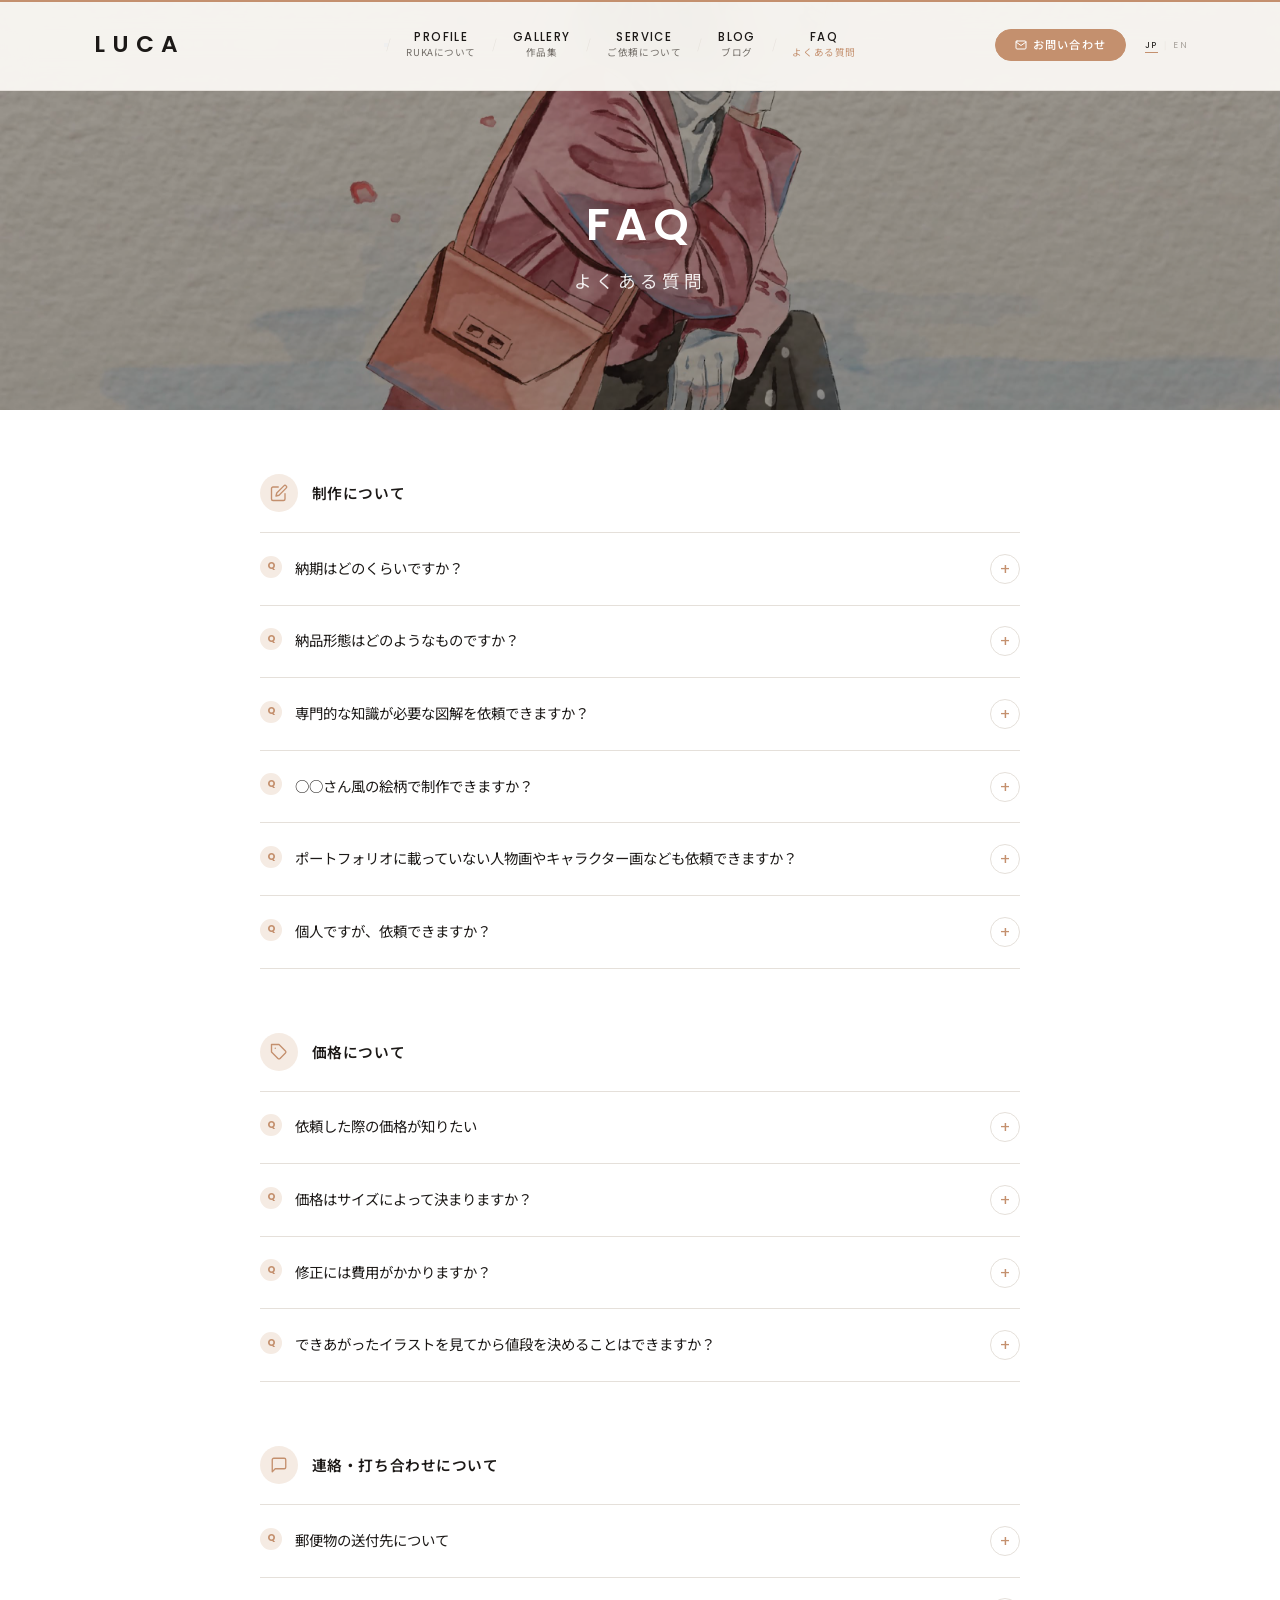
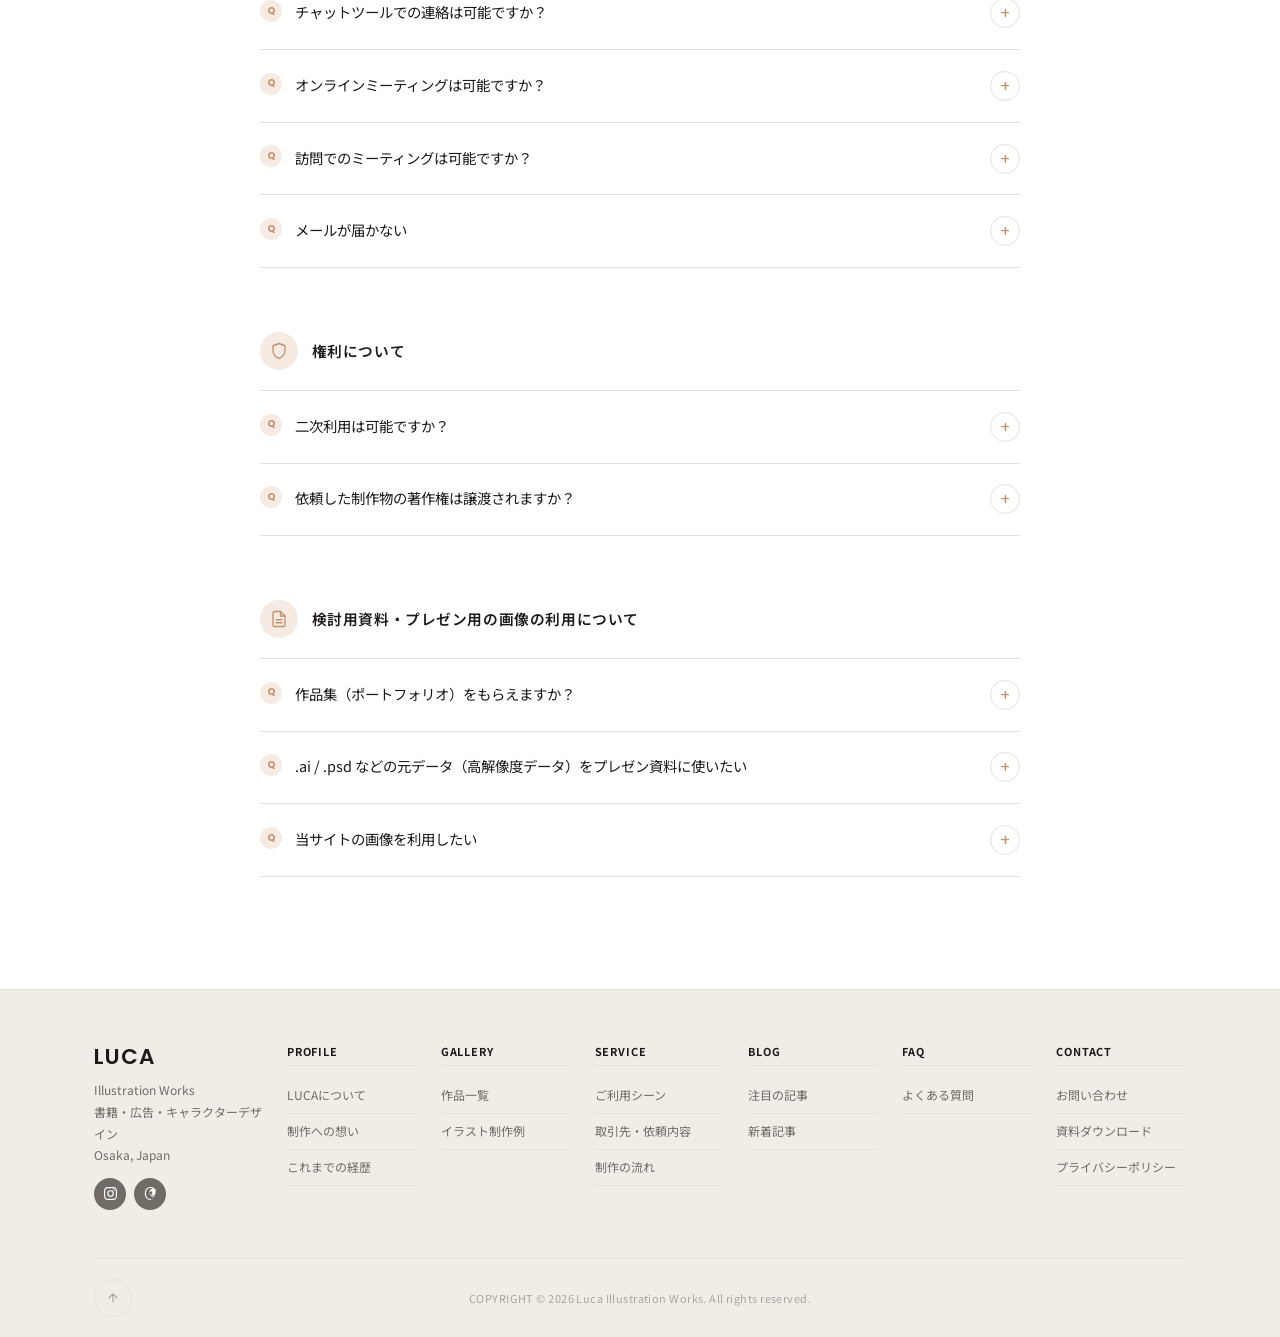
<file: faq.html>
<!DOCTYPE html>
<html lang="ja">
<head>
  <meta charset="UTF-8">
  <meta name="viewport" content="width=device-width, initial-scale=1.0">
  <title>FAQ — LUCA Illustration Works</title>
  <link rel="stylesheet" href="style.css">
  <style>
    .sec-faq { padding: 4rem 0 7rem; }
    .sec-deco-title { font-size: clamp(1.8rem, 3.5vw, 2.8rem); }


    /* ── カテゴリ見出し ── */
    .faq-list { border-top: none; }
    .faq-inner { max-width: 760px; margin: 0 auto; }
    .faq-cat {
      display: flex;
      align-items: center;
      gap: .85rem;
      font-size: .92rem;
      letter-spacing: .04em;
      color: var(--ink);
      font-weight: 600;
      padding: 4rem 0 1.25rem;
      border-bottom: 1px solid var(--border);
      margin: 0;
    }
    .faq-cat:first-child { padding-top: 0; }
    .faq-cat-icon {
      display: flex;
      align-items: center;
      justify-content: center;
      width: 38px; height: 38px;
      border-radius: 50%;
      background: var(--accent-bg);
      color: var(--accent);
      flex-shrink: 0;
    }

    /* ── Q バッジ ── */
    .faq-list summary {
      padding: 1.3rem 0;
      font-size: .9rem;
      justify-content: flex-start;
      align-items: flex-start;
      gap: .8rem;
    }
    .faq-list summary::before {
      content: 'Q';
      font-family: 'Poppins', sans-serif;
      font-size: .62rem;
      font-weight: 700;
      color: var(--accent);
      background: var(--accent-bg);
      min-width: 22px; height: 22px;
      border-radius: 50%;
      display: inline-flex;
      align-items: center;
      justify-content: center;
      flex-shrink: 0;
      margin-top: .12rem;
    }
    .faq-list summary::after {
      content: '+';
      font-family: 'Poppins', sans-serif;
      font-size: 1rem;
      font-weight: 400;
      color: var(--accent);
      flex-shrink: 0;
      width: 30px; height: 30px;
      border: 1px solid var(--border);
      border-radius: 50%;
      display: grid;
      place-items: center;
      transition: transform .3s, border-color .2s, background .2s;
      margin-left: auto;
    }
    .faq-list details[open] summary::after {
      transform: rotate(45deg);
      border-color: var(--accent);
      background: var(--accent-bg);
    }

    /* ── A バッジ ── */
    .faq-ans {
      position: relative;
      padding: .85rem 0 1.75rem 3rem;
      font-size: .88rem;
      color: var(--ink2);
      line-height: 2;
    }
    .faq-ans::before {
      content: 'A';
      position: absolute;
      left: 0; top: .9rem;
      font-family: 'Poppins', sans-serif;
      font-size: .62rem;
      font-weight: 700;
      color: var(--ink2);
      background: var(--bg-muted);
      min-width: 22px; height: 22px;
      border-radius: 50%;
      display: inline-flex;
      align-items: center;
      justify-content: center;
    }

    @media (max-width: 700px) {
      .sec-faq { padding: 4rem 0 4rem; }
      .faq-toc-list a { padding: .9rem .4rem; font-size: .72rem; gap: .3rem; }
      .faq-toc-count { display: none; }
    }
  </style>
</head>
<body>

<header>
  <div class="wrap">
    <a href="/" class="logo">LUCA</a>
    <nav id="nav">

      <div class="nav-accordion-item">
        <div class="nav-accordion-head">
          <a href="profile.html"><span class="nav-en">Profile</span><span class="nav-ja">RUKAについて</span></a>
          <button class="nav-toggle-btn" aria-expanded="false"><span>+</span></button>
        </div>
        <ul class="nav-sub-list">
          <li><a href="profile.html#about">LUCAについて</a></li>
          <li><a href="profile.html#philosophy">制作への想い</a></li>
          <li><a href="profile.html#career">これまでの経歴</a></li>
        </ul>
      </div>

      <div class="nav-accordion-item">
        <div class="nav-accordion-head">
          <a href="gallery.html"><span class="nav-en">Gallery</span><span class="nav-ja">作品集</span></a>
          <button class="nav-toggle-btn" aria-expanded="false"><span>+</span></button>
        </div>
        <ul class="nav-sub-list">
          <li><a href="gallery.html#works">作品一覧</a></li>
          <li><a href="gallery.html#examples">イラスト制作例</a></li>
        </ul>
      </div>

      <div class="nav-accordion-item">
        <div class="nav-accordion-head">
          <a href="service.html"><span class="nav-en">Service</span><span class="nav-ja">ご依頼について</span></a>
          <button class="nav-toggle-btn" aria-expanded="false"><span>+</span></button>
        </div>
        <ul class="nav-sub-list">
          <li><a href="service.html#usecases">ご利用シーン</a></li>
          <li><a href="service.html#clients">取引先・依頼内容</a></li>
          <li><a href="service.html#process">制作の流れ</a></li>
        </ul>
      </div>

      <div class="nav-accordion-item">
        <div class="nav-accordion-head">
          <a href="news.html"><span class="nav-en">Blog</span><span class="nav-ja">ブログ</span></a>
          <button class="nav-toggle-btn" aria-expanded="false"><span>+</span></button>
        </div>
        <ul class="nav-sub-list">
          <li><a href="news.html#blog">注目の記事</a></li>
          <li><a href="news.html#latest">新着記事</a></li>
        </ul>
      </div>

      <div class="nav-accordion-item nav-accordion-item--direct">
        <div class="nav-accordion-head">
          <a href="faq.html" class="active"><span class="nav-en">FAQ</span><span class="nav-ja">よくある質問</span></a>
        </div>
      </div>


      <div class="nav-lang">
        <button class="lang-sw-btn" data-lang="ja">JP</button>
        <span class="lang-sw-sep">|</span>
        <button class="lang-sw-btn" data-lang="en">EN</button>
      </div>
      <div class="nav-cta-wrap">
        <a href="contact.html" class="header-cta-btn header-cta-btn--fill"><svg width="14" height="14" viewBox="0 0 24 24" fill="none" stroke="currentColor" stroke-width="2" stroke-linecap="round" stroke-linejoin="round"><path d="M4 4h16c1.1 0 2 .9 2 2v12c0 1.1-.9 2-2 2H4c-1.1 0-2-.9-2-2V6c0-1.1.9-2 2-2z"/><polyline points="22,6 12,13 2,6"/></svg>お問い合わせ</a>
      
        <a href="download.html" class="header-cta-btn header-cta-btn--outline"><svg width="14" height="14" viewBox="0 0 24 24" fill="none" stroke="currentColor" stroke-width="2" stroke-linecap="round" stroke-linejoin="round"><path d="M21 15v4a2 2 0 0 1-2 2H5a2 2 0 0 1-2-2v-4"/><polyline points="7 10 12 15 17 10"/><line x1="12" y1="15" x2="12" y2="3"/></svg>資料ダウンロード</a>
      </div>

      <div class="nav-brand">
        <a href="/" class="nav-brand-logo">LUCA</a>
        <p class="nav-brand-tagline">Illustration Works<br>書籍・広告・キャラクターデザイン<br>Osaka, Japan</p>
        <div class="nav-brand-sns">
          <a href="https://www.instagram.com/imagen_luca?igsh=OGRra2x5NGVub3J4&utm_source=qr" class="ft-sns-icon" aria-label="Instagram" target="_blank" rel="noopener"><svg width="14" height="14" viewBox="0 0 24 24" fill="currentColor"><path d="M12 2.163c3.204 0 3.584.012 4.85.07 3.252.148 4.771 1.691 4.919 4.919.058 1.265.069 1.645.069 4.849 0 3.205-.012 3.584-.069 4.849-.149 3.225-1.664 4.771-4.919 4.919-1.266.058-1.644.07-4.85.07-3.204 0-3.584-.012-4.849-.07-3.26-.149-4.771-1.699-4.919-4.92-.058-1.265-.07-1.644-.07-4.849 0-3.204.013-3.583.07-4.849.149-3.227 1.664-4.771 4.919-4.919 1.266-.057 1.645-.069 4.849-.069zM12 0C8.741 0 8.333.014 7.053.072 2.695.272.273 2.69.073 7.052.014 8.333 0 8.741 0 12c0 3.259.014 3.668.072 4.948.2 4.358 2.618 6.78 6.98 6.98C8.333 23.986 8.741 24 12 24c3.259 0 3.668-.014 4.948-.072 4.354-.2 6.782-2.618 6.979-6.98.059-1.28.073-1.689.073-4.948 0-3.259-.014-3.667-.072-4.947-.196-4.354-2.617-6.78-6.979-6.98C15.668.014 15.259 0 12 0zm0 5.838a6.162 6.162 0 1 0 0 12.324 6.162 6.162 0 0 0 0-12.324zM12 16a4 4 0 1 1 0-8 4 4 0 0 1 0 8zm6.406-11.845a1.44 1.44 0 1 0 0 2.881 1.44 1.44 0 0 0 0-2.881z"/></svg></a>
          <a href="https://www.threads.com/@imagen_luca?igshid=NTc4MTIwNjQ2YQ==" class="ft-sns-icon" aria-label="Threads" target="_blank" rel="noopener"><svg width="14" height="14" viewBox="0 0 24 24" fill="currentColor"><path d="M12.186 24h-.007c-3.581-.024-6.334-1.205-8.184-3.509C2.35 18.44 1.5 15.586 1.472 12.01v-.017c.03-3.579.879-6.43 2.525-8.482C5.845 1.205 8.6.024 12.18 0h.014c2.746.02 5.043.725 6.826 2.098 1.702 1.31 2.807 3.171 3.288 5.529l-2.498.368c-.79-3.971-3.277-5.996-7.617-6.006-2.915.015-5.084.925-6.45 2.706C4.48 6.094 3.76 8.499 3.737 11.99c.024 3.494.745 5.9 2.006 7.299 1.367 1.782 3.537 2.69 6.455 2.706 2.668-.012 4.52-.707 5.62-2.113.813-1.026 1.254-2.537 1.314-4.494a9.856 9.856 0 0 1-.65.032c-3.46 0-6.16-1.165-7.495-3.108-.753-1.08-1.057-2.4-.884-3.82.196-1.614.94-3.01 2.074-3.926 1.09-.882 2.483-1.297 4.044-1.2 1.877.12 3.34.965 4.22 2.398.69 1.124.99 2.635.89 4.494l-.005.091c-.042.966-.227 1.845-.555 2.62-.47 1.115-1.218 1.944-2.218 2.46-.56.29-1.17.467-1.82.525l-.022.002c-.172.015-.345.022-.52.022-1.71 0-3.234-.593-4.41-1.715.126 1.04.44 1.838.95 2.367.655.693 1.674 1.038 3.029 1.026.65-.006 1.22-.094 1.7-.26l.826 2.334c-.764.27-1.637.42-2.597.432zm.314-10.065c.144.023.285.034.42.034.51 0 .952-.152 1.316-.452.508-.419.837-1.068.978-1.932.101-.621.094-1.214-.022-1.715-.181-.779-.61-1.315-1.274-1.592a3.226 3.226 0 0 0-1.093-.196c-.85 0-1.567.275-2.076.796-.508.52-.793 1.265-.848 2.21-.06 1.003.184 1.828.706 2.39.484.52 1.197.813 2.057.857l-.164-.4z"/></svg></a>
        </div>
      </div>

    </nav>
    <div class="header-cta">
      <a href="contact.html" class="header-cta-btn header-cta-btn--fill"><svg width="12" height="12" viewBox="0 0 24 24" fill="none" stroke="currentColor" stroke-width="2" stroke-linecap="round" stroke-linejoin="round"><path d="M4 4h16c1.1 0 2 .9 2 2v12c0 1.1-.9 2-2 2H4c-1.1 0-2-.9-2-2V6c0-1.1.9-2 2-2z"/><polyline points="22,6 12,13 2,6"/></svg>お問い合わせ</a>
    </div>
    <div class="lang-sw">
      <button class="lang-sw-btn" data-lang="ja">JP</button>
      <span class="lang-sw-sep">|</span>
      <button class="lang-sw-btn" data-lang="en">EN</button>
    </div>
    <button class="menu-btn" id="menuBtn" aria-label="メニューを開く">
      <span></span><span></span><span></span>
    </button>
  </div>
</header>

<div class="page-hero">
  <img class="page-hero-bg" src="images/umi.jpg" alt="">
  <div class="wrap">
    <h1 class="mv-en">FAQ</h1>
    <p class="mv-ja">よくある質問</p>
  </div>
</div>


<!-- FAQ -->
<section class="sec-faq" id="faq">
  <div class="wrap">
    <div class="faq-inner">
      <div class="faq-list">

        <h3 class="faq-cat" id="faq-seisaku"><span class="faq-cat-icon"><svg width="18" height="18" viewBox="0 0 24 24" fill="none" stroke="currentColor" stroke-width="1.8" stroke-linecap="round" stroke-linejoin="round"><path d="M11 4H4a2 2 0 0 0-2 2v14a2 2 0 0 0 2 2h14a2 2 0 0 0 2-2v-7"/><path d="M18.5 2.5a2.121 2.121 0 0 1 3 3L12 15l-4 1 1-4 9.5-9.5z"/></svg></span>制作について</h3>
        <details>
          <summary>納期はどのくらいですか？</summary>
          <div class="faq-ans">内容によってまちまちですので、内容・点数・希望の納期をお問い合わせフォームよりお知らせください。制作そのものの日数に加えて、やり取り・確認・修正の日数もかかります。</div>
        </details>
        <details>
          <summary>納品形態はどのようなものですか？</summary>
          <div class="faq-ans">データで納品します。主に .ai（Adobe Illustrator形式）でのご納品ですが、ご要望に応じて .jpg・.png・.pdf 等への書き出しも対応します。</div>
        </details>
        <details>
          <summary>専門的な知識が必要な図解を依頼できますか？</summary>
          <div class="faq-ans">概ね可能なことが多いですので、お気軽にご相談ください。ただし内容の監修はお客様側にてお願いしています。専門知識があるわけではないため、資料や参考文献などをご提供いただき、それに基づいて制作する流れになります。</div>
        </details>
        <details>
          <summary>○○さん風の絵柄で制作できますか？</summary>
          <div class="faq-ans">基本的にはお断りしています。ご事情がある場合はご相談ください。</div>
        </details>
        <details>
          <summary>ポートフォリオに載っていない人物画やキャラクター画なども依頼できますか？</summary>
          <div class="faq-ans">守備範囲外のものについては、外部クリエイターを活用してご対応できる場合があります。必ずお引き受けできるとは限りませんが、いちどご相談ください。</div>
        </details>
        <details>
          <summary>個人ですが、依頼できますか？</summary>
          <div class="faq-ans">現在は事業者様とのお取引専門とさせていただいております。申し訳ありません。</div>
        </details>

        <h3 class="faq-cat" id="faq-kakaku"><span class="faq-cat-icon"><svg width="18" height="18" viewBox="0 0 24 24" fill="none" stroke="currentColor" stroke-width="1.8" stroke-linecap="round" stroke-linejoin="round"><path d="M20.59 13.41l-7.17 7.17a2 2 0 0 1-2.83 0L2 12V2h10l8.59 8.59a2 2 0 0 1 0 2.82z"/><line x1="7" y1="7" x2="7.01" y2="7"/></svg></span>価格について</h3>
        <details>
          <summary>依頼した際の価格が知りたい</summary>
          <div class="faq-ans">資料内に参考価格を掲載しています。<a href="download.html" style="color:var(--accent);">資料ダウンロードページ</a>からダウンロードのうえご覧ください。</div>
        </details>
        <details>
          <summary>価格はサイズによって決まりますか？</summary>
          <div class="faq-ans">サイズというより、手間によって決まります。</div>
        </details>
        <details>
          <summary>修正には費用がかかりますか？</summary>
          <div class="faq-ans">通常発生する2回程度の修正は費用に含まれています。制作途中で前提が変わった・当初と違う要望が後から増えた・ほとんど作り直しになった、などの場合は追加費用をいただきます。</div>
        </details>
        <details>
          <summary>できあがったイラストを見てから値段を決めることはできますか？</summary>
          <div class="faq-ans">基本的にはお断りしています。あらかじめ価格にご同意いただいてから着手します。<br><br>ただし例外として、ご依頼点数が概ね50点を超える場合に、ランク形式の精算方法にも対応しています。<br><br>※ランク形式……あらかじめイラストの難易度によって数種類の価格を設定しておき、完了後にイラストごとにランクを振り分けて最終的な請求額を決定する方式です。書籍・教科書等の制作進行と並行してイラストを制作していく場合などに対応しています。</div>
        </details>

        <h3 class="faq-cat" id="faq-renraku"><span class="faq-cat-icon"><svg width="18" height="18" viewBox="0 0 24 24" fill="none" stroke="currentColor" stroke-width="1.8" stroke-linecap="round" stroke-linejoin="round"><path d="M21 15a2 2 0 0 1-2 2H7l-4 4V5a2 2 0 0 1 2-2h14a2 2 0 0 1 2 2z"/></svg></span>連絡・打ち合わせについて</h3>
        <details>
          <summary>郵便物の送付先について</summary>
          <div class="faq-ans">郵便は記載の住所で届きますが、宛名には必ず屋号を添えてください。受け取りにサインが必要なもの（宅急便・小包等）はすぐに受け取れない場合がありますので、お送り前にご一報ください。<br><br>お客様からご訪問いただく場合は、利用しているコワーキングスペースをご案内します。必ず事前のご予約をお願いします（記載の住所には常駐していません）。</div>
        </details>
        <details>
          <summary>チャットツールでの連絡は可能ですか？</summary>
          <div class="faq-ans">可能です。Google Chat・Teams・Slack を利用しています。</div>
        </details>
        <details>
          <summary>オンラインミーティングは可能ですか？</summary>
          <div class="faq-ans">可能です。</div>
        </details>
        <details>
          <summary>訪問でのミーティングは可能ですか？</summary>
          <div class="faq-ans">受発注が確定している場合、こちらから訪問してのミーティングも可能です。内容によっては交通費・会議費をいただく場合があります。<br><br>お客様からご訪問いただく場合は、利用しているコワーキングスペースをご案内します。必ず事前のご予約をお願いします。</div>
        </details>
        <details>
          <summary>メールが届かない</summary>
          <div class="faq-ans">大半の場合、迷惑メールとして処理されています。当サイトのドメインからメールを受信できるよう、メールソフトの設定をご確認ください。設定の詳細についてはご対応しかねますのでご了承ください。</div>
        </details>

        <h3 class="faq-cat" id="faq-kenri"><span class="faq-cat-icon"><svg width="18" height="18" viewBox="0 0 24 24" fill="none" stroke="currentColor" stroke-width="1.8" stroke-linecap="round" stroke-linejoin="round"><path d="M12 22s8-4 8-10V5l-8-3-8 3v7c0 6 8 10 8 10z"/></svg></span>権利について</h3>
        <details>
          <summary>二次利用は可能ですか？</summary>
          <div class="faq-ans">納品した制作物は、特にお申し出のない限り、ご依頼時に提示された範囲でのみご利用いただけます。範囲外でのご利用は二次使用料（制作費の50%）をいただくことで可能です。</div>
        </details>
        <details>
          <summary>依頼した制作物の著作権は譲渡されますか？</summary>
          <div class="faq-ans">著作権の譲渡はしていません。納品した制作物の利用範囲についてご希望がある場合は、あらかじめご相談ください。</div>
        </details>

        <h3 class="faq-cat" id="faq-shiryo"><span class="faq-cat-icon"><svg width="18" height="18" viewBox="0 0 24 24" fill="none" stroke="currentColor" stroke-width="1.8" stroke-linecap="round" stroke-linejoin="round"><path d="M14 2H6a2 2 0 0 0-2 2v16a2 2 0 0 0 2 2h12a2 2 0 0 0 2-2V8z"/><polyline points="14 2 14 8 20 8"/><line x1="16" y1="13" x2="8" y2="13"/><line x1="16" y1="17" x2="8" y2="17"/></svg></span>検討用資料・プレゼン用の画像の利用について</h3>
        <details>
          <summary>作品集（ポートフォリオ）をもらえますか？</summary>
          <div class="faq-ans"><a href="download.html" style="color:var(--accent);">資料ダウンロードページ</a>からPDF版のポートフォリオをダウンロードいただけます。ご検討にどうぞご活用ください。</div>
        </details>
        <details>
          <summary>.ai / .psd などの元データ（高解像度データ）をプレゼン資料に使いたい</summary>
          <div class="faq-ans">ご依頼前の方への元データのお渡しはできません。元のご依頼主へのご迷惑になりますのでご理解ください。資料作成には、ダウンロード資料やスクリーンショットをご活用ください。</div>
        </details>
        <details>
          <summary>当サイトの画像を利用したい</summary>
          <div class="faq-ans">当サイトに掲載している画像やそのスクリーンショットは、ご依頼を検討される場合に限り自由にご利用いただけます。なお画像にはウォーターマークが入っています。</div>
        </details>

      </div>
    </div><!-- /faq-inner -->
  </div>
</section>

<footer>
  <div class="wrap">

    <div class="ft-sitemap">

      <div class="ft-brand-lead">
        <a href="/" class="ft-logo-link">LUCA</a>
        <p class="ft-tagline">Illustration Works<br>書籍・広告・キャラクターデザイン<br>Osaka, Japan</p>
        <div class="ft-sns-row">
          <a href="https://www.instagram.com/imagen_luca?igsh=OGRra2x5NGVub3J4&utm_source=qr" class="ft-sns-icon" aria-label="Instagram" target="_blank" rel="noopener"><svg width="13" height="13" viewBox="0 0 24 24" fill="currentColor"><path d="M12 2.163c3.204 0 3.584.012 4.85.07 3.252.148 4.771 1.691 4.919 4.919.058 1.265.069 1.645.069 4.849 0 3.205-.012 3.584-.069 4.849-.149 3.225-1.664 4.771-4.919 4.919-1.266.058-1.644.07-4.85.07-3.204 0-3.584-.012-4.849-.07-3.26-.149-4.771-1.699-4.919-4.92-.058-1.265-.07-1.644-.07-4.849 0-3.204.013-3.583.07-4.849.149-3.227 1.664-4.771 4.919-4.919 1.266-.057 1.645-.069 4.849-.069zM12 0C8.741 0 8.333.014 7.053.072 2.695.272.273 2.69.073 7.052.014 8.333 0 8.741 0 12c0 3.259.014 3.668.072 4.948.2 4.358 2.618 6.78 6.98 6.98C8.333 23.986 8.741 24 12 24c3.259 0 3.668-.014 4.948-.072 4.354-.2 6.782-2.618 6.979-6.98.059-1.28.073-1.689.073-4.948 0-3.259-.014-3.667-.072-4.947-.196-4.354-2.617-6.78-6.979-6.98C15.668.014 15.259 0 12 0zm0 5.838a6.162 6.162 0 1 0 0 12.324 6.162 6.162 0 0 0 0-12.324zM12 16a4 4 0 1 1 0-8 4 4 0 0 1 0 8zm6.406-11.845a1.44 1.44 0 1 0 0 2.881 1.44 1.44 0 0 0 0-2.881z"/></svg></a>
          <a href="https://www.threads.com/@imagen_luca?igshid=NTc4MTIwNjQ2YQ==" class="ft-sns-icon" aria-label="Threads" target="_blank" rel="noopener"><svg width="13" height="13" viewBox="0 0 24 24" fill="currentColor"><path d="M12.186 24h-.007c-3.581-.024-6.334-1.205-8.184-3.509C2.35 18.44 1.5 15.586 1.472 12.01v-.017c.03-3.579.879-6.43 2.525-8.482C5.845 1.205 8.6.024 12.18 0h.014c2.746.02 5.043.725 6.826 2.098 1.702 1.31 2.807 3.171 3.288 5.529l-2.498.368c-.79-3.971-3.277-5.996-7.617-6.006-2.915.015-5.084.925-6.45 2.706C4.48 6.094 3.76 8.499 3.737 11.99c.024 3.494.745 5.9 2.006 7.299 1.367 1.782 3.537 2.69 6.455 2.706 2.668-.012 4.52-.707 5.62-2.113.813-1.026 1.254-2.537 1.314-4.494a9.856 9.856 0 0 1-.65.032c-3.46 0-6.16-1.165-7.495-3.108-.753-1.08-1.057-2.4-.884-3.82.196-1.614.94-3.01 2.074-3.926 1.09-.882 2.483-1.297 4.044-1.2 1.877.12 3.34.965 4.22 2.398.69 1.124.99 2.635.89 4.494l-.005.091c-.042.966-.227 1.845-.555 2.62-.47 1.115-1.218 1.944-2.218 2.46-.56.29-1.17.467-1.82.525l-.022.002c-.172.015-.345.022-.52.022-1.71 0-3.234-.593-4.41-1.715.126 1.04.44 1.838.95 2.367.655.693 1.674 1.038 3.029 1.026.65-.006 1.22-.094 1.7-.26l.826 2.334c-.764.27-1.637.42-2.597.432zm.314-10.065c.144.023.285.034.42.034.51 0 .952-.152 1.316-.452.508-.419.837-1.068.978-1.932.101-.621.094-1.214-.022-1.715-.181-.779-.61-1.315-1.274-1.592a3.226 3.226 0 0 0-1.093-.196c-.85 0-1.567.275-2.076.796-.508.52-.793 1.265-.848 2.21-.06 1.003.184 1.828.706 2.39.484.52 1.197.813 2.057.857l-.164-.4z"/></svg></a>
        </div>
      </div>

      <div>
        <p class="ft-col-name"><a href="profile.html">Profile</a></p>
        <ul class="ft-col-links">
          <li><a href="profile.html#about">LUCAについて</a></li>
          <li><a href="profile.html#philosophy">制作への想い</a></li>
          <li><a href="profile.html#career">これまでの経歴</a></li>
        </ul>
      </div>

      <div>
        <p class="ft-col-name"><a href="gallery.html">Gallery</a></p>
        <ul class="ft-col-links">
          <li><a href="gallery.html#works">作品一覧</a></li>
          <li><a href="gallery.html#examples">イラスト制作例</a></li>
        </ul>
      </div>

      <div>
        <p class="ft-col-name"><a href="service.html">Service</a></p>
        <ul class="ft-col-links">
          <li><a href="service.html#usecases">ご利用シーン</a></li>
          <li><a href="service.html#clients">取引先・依頼内容</a></li>
          <li><a href="service.html#process">制作の流れ</a></li>
        </ul>
      </div>

      <div>
        <p class="ft-col-name"><a href="news.html">Blog</a></p>
        <ul class="ft-col-links">
          <li><a href="news.html#blog">注目の記事</a></li>
          <li><a href="news.html#latest">新着記事</a></li>
        </ul>
      </div>

      <div>
        <p class="ft-col-name"><a href="faq.html">FAQ</a></p>
        <ul class="ft-col-links">
          <li><a href="faq.html#faq">よくある質問</a></li>
        </ul>
      </div>

      <div>
        <p class="ft-col-name"><a href="contact.html">Contact</a></p>
        <ul class="ft-col-links">
          <li><a href="contact.html">お問い合わせ</a></li>
          <li><a href="download.html">資料ダウンロード</a></li>
          <li><a href="privacy.html">プライバシーポリシー</a></li>
        </ul>
      </div>

    </div>

    <div class="ft-bar">
      <a href="#" class="ft-back-top" aria-label="ページトップへ">
        <svg width="14" height="14" viewBox="0 0 24 24" fill="none" stroke="currentColor" stroke-width="2" stroke-linecap="round" stroke-linejoin="round"><path d="M12 19V5M5 12l7-7 7 7"/></svg>
      </a>
      <p class="ft-copy">COPYRIGHT &copy; 2026 Luca Illustration Works. All rights reserved.</p>
    </div>

  </div>
</footer>

<script>
  const btn = document.getElementById('menuBtn');
  const nav = document.getElementById('nav');
  const overlay = document.createElement('div');
  overlay.className = 'nav-overlay';
  document.body.appendChild(overlay);
  const closeBtn = document.createElement('button');
  closeBtn.className = 'nav-close-btn';
  closeBtn.setAttribute('aria-label', 'メニューを閉じる');
  closeBtn.innerHTML = '<span></span><span></span>';
  nav.prepend(closeBtn);
  function closeMenu() {
    btn.classList.remove('open');
    nav.classList.remove('open');
    overlay.classList.remove('open');
    document.body.style.overflow = '';
  }
  btn.addEventListener('click', () => {
    const isOpen = nav.classList.toggle('open');
    btn.classList.toggle('open', isOpen);
    overlay.classList.toggle('open', isOpen);
    document.body.style.overflow = isOpen ? 'hidden' : '';
  });
  overlay.addEventListener('click', closeMenu);
  closeBtn.addEventListener('click', closeMenu);


  // Scroll animation
  (function(){
    const SELS = [
      '.eyebrow', '.section-title', '.s-head',
      '.contact-sub-h2', '.work-cat', '.work-title', '.work-meta-row',
      '.works-grid > *', '.pickup-grid > *', '.latest-grid > *', '.posts-grid > *',
      '.visual-sub-grid > *', '.visual-main',
      '.card', '.blog-card', '.ex-card', '.cdl-card', '.pg-card', '.pg-card',
      '.step',
      'details',
      '.contact-sub-grid > div',
      '.contact-steps', '.contact-form-head', '.contact-form-body',
      '.detail-body section', '.data-table',
      '.ft-grid', '.cta-band', '.cta-inline',
      '.pagination-grid > *',
      '.sidebar-sec',
      '.faq-toc', '.faq-cat',
      '.featured-card', '.featured-body',
      '.about-photo', '.philosophy-grid', '.career-item',
      '.stats-strip', '.price-row', '.dl-card',
      '.blog-layout > *', '.blog-sidebar > *'
    ].join(',');
    const all = Array.from(document.querySelectorAll(SELS));
    const els = all.filter(el => !el.closest('.hero-full, .page-hero, .hero-scroll, .header-cta, header, .lang-sw'));
    els.forEach(el => el.classList.add('anim'));
    const io = new IntersectionObserver(entries => {
      entries.forEach(e => {
        if (e.isIntersecting) { e.target.classList.add('anim-in'); io.unobserve(e.target); }
      });
    }, { threshold: 0.07 });
    els.forEach(el => io.observe(el));
  })();

// Language switcher
  (function() {
    const langBtns = document.querySelectorAll('.lang-sw-btn');
    const saved = localStorage.getItem('lang') || 'ja';
    document.documentElement.lang = saved;
    document.body.classList.toggle('lang-en', saved === 'en');
    langBtns.forEach(b => b.classList.toggle('active', b.dataset.lang === saved));
    langBtns.forEach(b => b.addEventListener('click', () => {
      const l = b.dataset.lang;
      localStorage.setItem('lang', l);
      document.documentElement.lang = l;
      document.body.classList.toggle('lang-en', l === 'en');
      langBtns.forEach(x => x.classList.toggle('active', x.dataset.lang === l));
    }));
  })();

  // Accordion nav
  document.querySelectorAll('.nav-toggle-btn').forEach(function(btn) {
    btn.addEventListener('click', function() {
      var item = this.closest('.nav-accordion-item');
      var sub = item.querySelector('.nav-sub-list');
      var isOpen = this.getAttribute('aria-expanded') === 'true';
      if (isOpen) {
        sub.classList.remove('open');
        this.setAttribute('aria-expanded', 'false');
      } else {
        sub.classList.add('open');
        this.setAttribute('aria-expanded', 'true');
      }
    });
  });
</script>
</body>
</html>
</file>
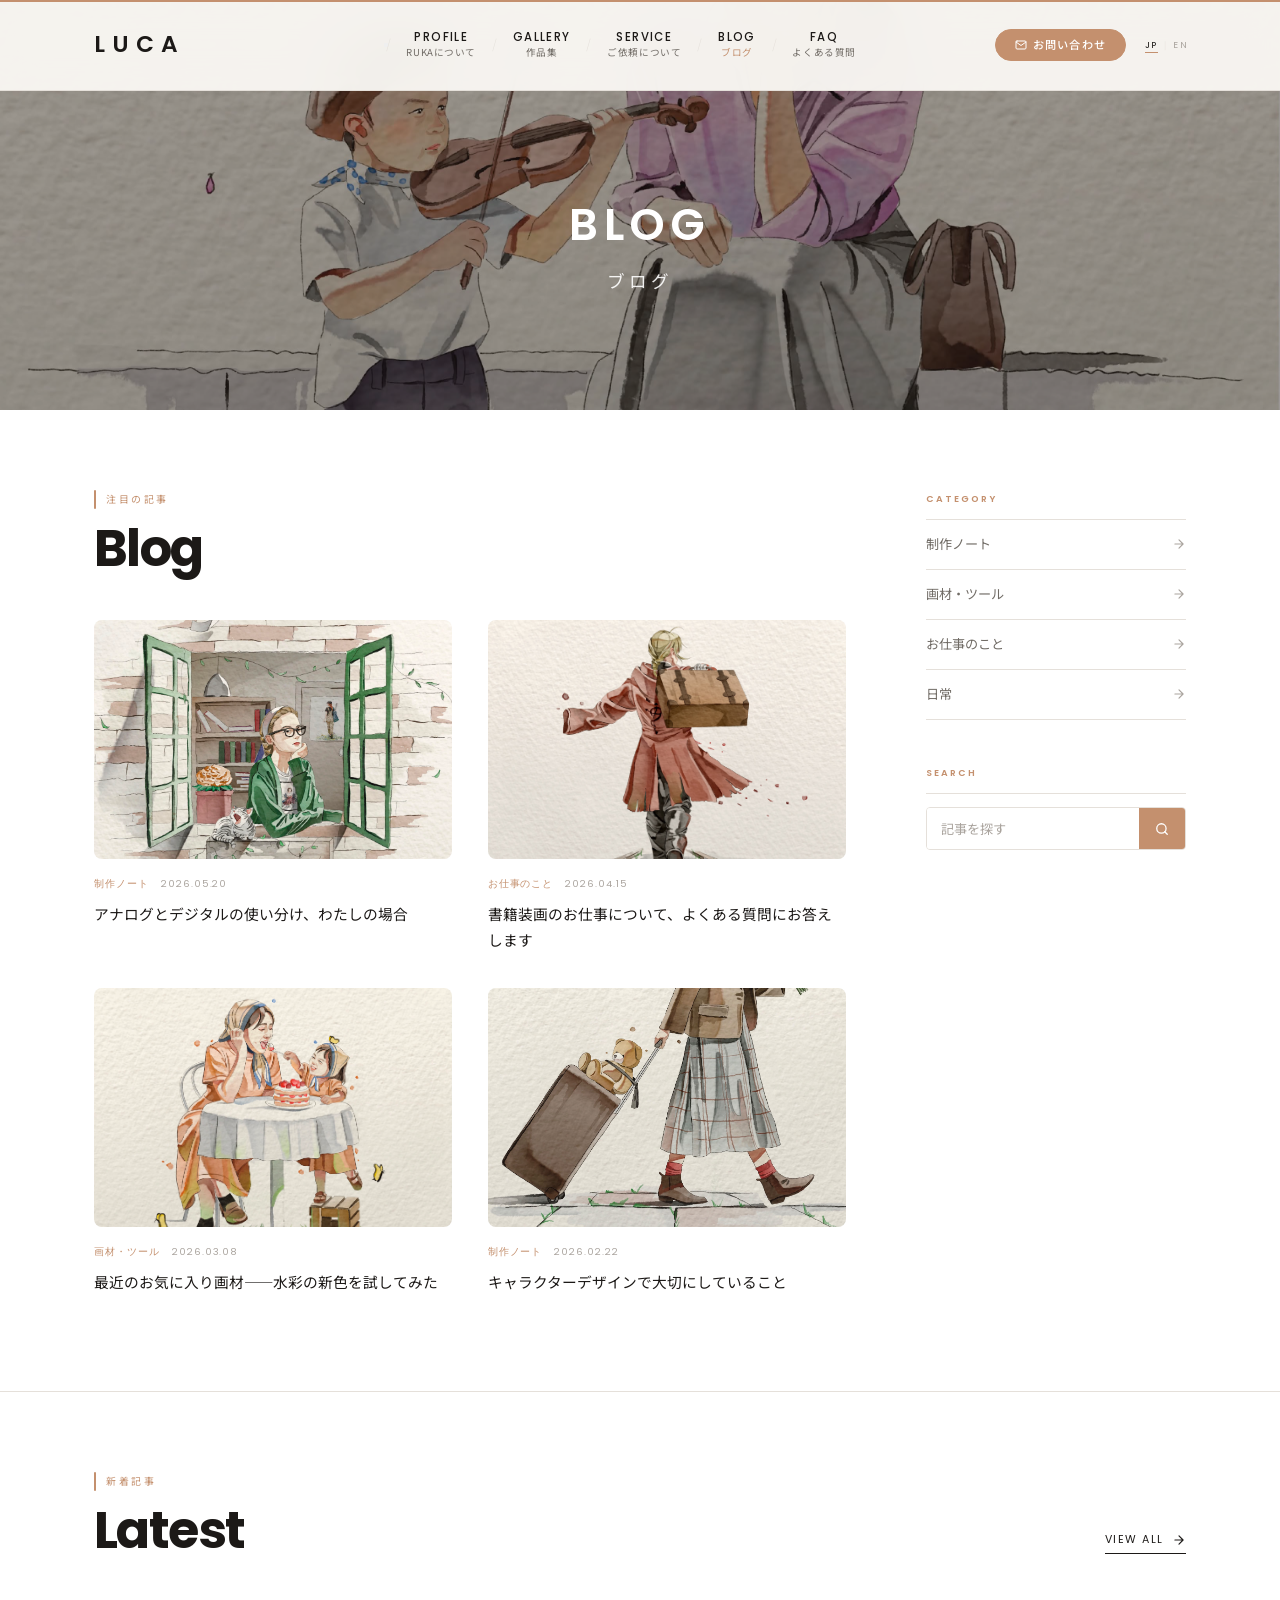
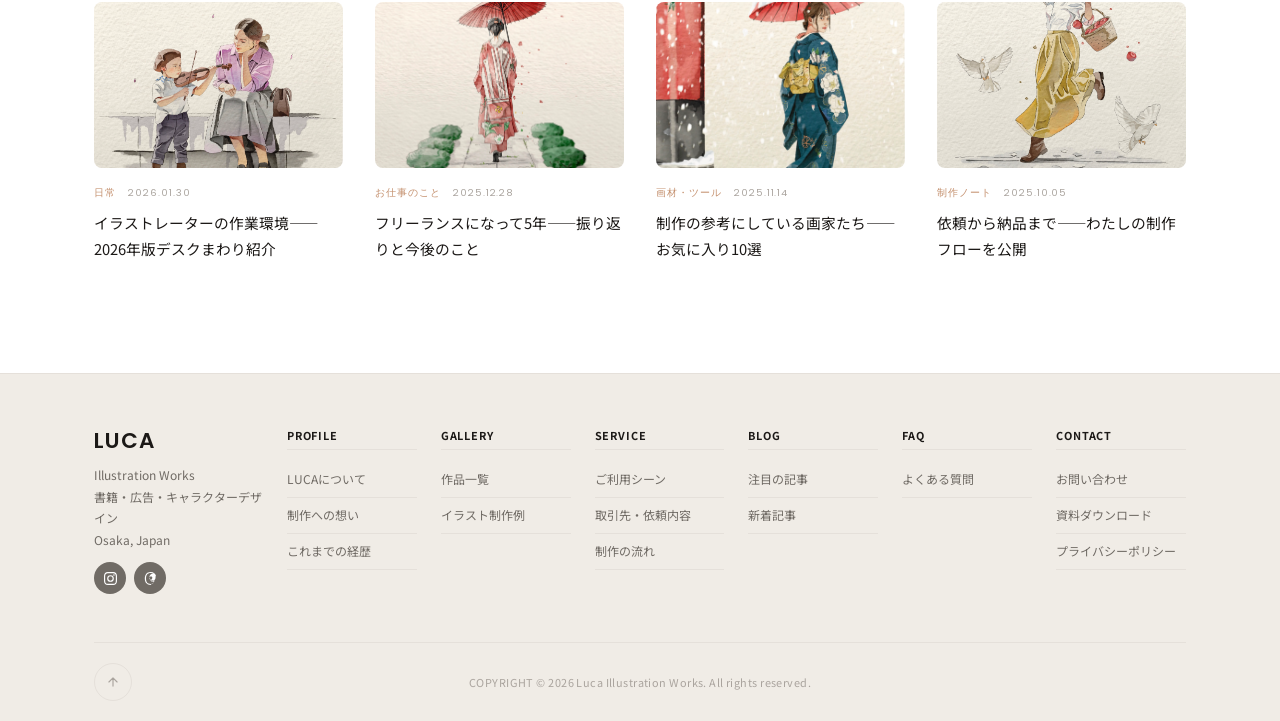
<file: news.html>
<!DOCTYPE html>
<html lang="ja">
<head>
  <meta charset="UTF-8">
  <meta name="viewport" content="width=device-width, initial-scale=1.0">
  <title>Blog — LUCA Illustration Works</title>
  <link rel="stylesheet" href="style.css">
  <style>
    .sec-deco-title { font-size: clamp(2rem, 4vw, 3.5rem); }

    /* ── BLOG LAYOUT ── */
    .blog-wrap { padding: 5rem 0 6rem; }
    .blog-layout {
      display: grid;
      grid-template-columns: 1fr 260px;
      gap: 5rem;
      align-items: start;
    }

    /* ── PICKUP GRID ── */
    .pickup-grid {
      display: grid;
      grid-template-columns: 1fr 1fr;
      gap: 2.2rem;
      margin-top: 3rem;
    }

    /* ── POST CARD ── */
    .blog-card {
      display: block;
      text-decoration: none;
      color: var(--ink);
    }
    .blog-card-thumb {
      aspect-ratio: 3/2;
      overflow: hidden;
      border-radius: 8px;
      background: var(--bg-muted);
      margin-bottom: 1rem;
    }
    .blog-card-thumb img {
      width: 100%; height: 100%;
      object-fit: cover;
      display: block;
      transition: transform .5s;
    }
    .blog-card:hover .blog-card-thumb img { transform: scale(1.04); }
    .blog-card-meta {
      display: flex;
      align-items: center;
      gap: .75rem;
      font-family: 'Poppins', sans-serif;
      font-size: .6rem;
      letter-spacing: .1em;
      color: var(--ink3);
      margin-bottom: .5rem;
    }
    .blog-card-cat { color: var(--accent); }
    .blog-card-title {
      font-size: .92rem;
      color: var(--ink);
      line-height: 1.75;
      transition: color .2s;
    }
    .blog-card:hover .blog-card-title { color: var(--accent); }

    /* ── SIDEBAR ── */
    .blog-sidebar { position: sticky; top: calc(var(--hh) + 2.5rem); }
    .sidebar-sec { margin-bottom: 2.8rem; }
    .sidebar-heading {
      font-family: 'Poppins', sans-serif;
      font-size: .58rem;
      font-weight: 600;
      letter-spacing: .22em;
      text-transform: uppercase;
      color: var(--accent);
      padding-bottom: .7rem;
      border-bottom: 1px solid var(--border);
      margin-bottom: 0;
      display: block;
    }
    .cat-list { list-style: none; }
    .cat-list li { border-bottom: 1px solid var(--border); }
    .cat-list a {
      display: flex;
      justify-content: space-between;
      align-items: center;
      padding: .75rem 0;
      font-size: .82rem;
      color: var(--ink2);
      transition: color .2s;
    }
    .cat-list a:hover { color: var(--accent); }
    .cat-list a::after {
      content: '';
      display: inline-block;
      width: 14px; height: 14px;
      background-image: url("data:image/svg+xml,%3Csvg width='14' height='14' viewBox='0 0 24 24' fill='none' stroke='%23aaa49e' stroke-width='2' stroke-linecap='round' stroke-linejoin='round' xmlns='http://www.w3.org/2000/svg'%3E%3Cpath d='M5 12h14M12 5l7 7-7 7'/%3E%3C/svg%3E");
      background-repeat: no-repeat;
      background-position: center;
      transition: transform .2s;
      flex-shrink: 0;
    }
    .cat-list a:hover::after { transform: translateX(3px); }

    /* Search */
    .search-form {
      display: flex;
      border: 1px solid var(--border);
      border-radius: 4px;
      overflow: hidden;
      margin-top: .8rem;
    }
    .search-form input {
      flex: 1;
      padding: .7rem .9rem;
      border: none;
      font-family: var(--font-ja);
      font-size: .82rem;
      outline: none;
      background: var(--bg);
      color: var(--ink);
    }
    .search-form input::placeholder { color: var(--ink3); }
    .search-form input:focus { background: var(--bg-soft); }
    .search-form button {
      padding: .7rem 1rem;
      background: var(--accent);
      border: none;
      cursor: pointer;
      color: #fff;
      display: grid;
      place-items: center;
      transition: background .2s;
    }
    .search-form button:hover { background: var(--accent-dk); }

    /* ── LATEST ── */
    .latest-wrap {
      padding: 5rem 0 7rem;
      border-top: 1px solid var(--border);
    }
    .latest-head {
      display: flex;
      justify-content: space-between;
      align-items: flex-end;
      margin-bottom: 3rem;
    }
    .view-all {
      font-family: 'Poppins', sans-serif;
      font-size: .68rem;
      letter-spacing: .14em;
      text-transform: uppercase;
      color: var(--ink);
      display: inline-flex;
      align-items: center;
      gap: .5rem;
      border-bottom: 1px solid var(--ink);
      padding-bottom: .15rem;
      transition: color .2s, border-color .2s;
    }
    .view-all:hover { color: var(--accent); border-color: var(--accent); }
    .view-all svg { transition: transform .2s; }
    .view-all:hover svg { transform: translateX(3px); }
    .latest-grid {
      display: grid;
      grid-template-columns: repeat(4, 1fr);
      gap: 2rem;
    }

    /* ── RESPONSIVE ── */
    @media (max-width: 960px) {
      .blog-layout { grid-template-columns: 1fr; gap: 3.5rem; }
      .blog-sidebar { position: static; }
      .latest-grid { grid-template-columns: repeat(2, 1fr); }
    }
    @media (max-width: 600px) {
      .pickup-grid { grid-template-columns: 1fr; }
      .latest-grid { grid-template-columns: 1fr 1fr; gap: 1.5rem; }
    }
  </style>
</head>
<body>

<header>
  <div class="wrap">
    <a href="/" class="logo">LUCA</a>
    <nav id="nav">

      <div class="nav-accordion-item">
        <div class="nav-accordion-head">
          <a href="profile.html"><span class="nav-en">Profile</span><span class="nav-ja">RUKAについて</span></a>
          <button class="nav-toggle-btn" aria-expanded="false"><span>+</span></button>
        </div>
        <ul class="nav-sub-list">
          <li><a href="profile.html#about">LUCAについて</a></li>
          <li><a href="profile.html#philosophy">制作への想い</a></li>
          <li><a href="profile.html#career">これまでの経歴</a></li>
        </ul>
      </div>

      <div class="nav-accordion-item">
        <div class="nav-accordion-head">
          <a href="gallery.html"><span class="nav-en">Gallery</span><span class="nav-ja">作品集</span></a>
          <button class="nav-toggle-btn" aria-expanded="false"><span>+</span></button>
        </div>
        <ul class="nav-sub-list">
          <li><a href="gallery.html#works">作品一覧</a></li>
          <li><a href="gallery.html#examples">イラスト制作例</a></li>
        </ul>
      </div>

      <div class="nav-accordion-item">
        <div class="nav-accordion-head">
          <a href="service.html"><span class="nav-en">Service</span><span class="nav-ja">ご依頼について</span></a>
          <button class="nav-toggle-btn" aria-expanded="false"><span>+</span></button>
        </div>
        <ul class="nav-sub-list">
          <li><a href="service.html#usecases">ご利用シーン</a></li>
          <li><a href="service.html#clients">取引先・依頼内容</a></li>
          <li><a href="service.html#process">制作の流れ</a></li>
        </ul>
      </div>

      <div class="nav-accordion-item">
        <div class="nav-accordion-head">
          <a href="news.html" class="active"><span class="nav-en">Blog</span><span class="nav-ja">ブログ</span></a>
          <button class="nav-toggle-btn" aria-expanded="false"><span>+</span></button>
        </div>
        <ul class="nav-sub-list">
          <li><a href="news.html#blog">注目の記事</a></li>
          <li><a href="news.html#latest">新着記事</a></li>
        </ul>
      </div>

      <div class="nav-accordion-item nav-accordion-item--direct">
        <div class="nav-accordion-head">
          <a href="faq.html"><span class="nav-en">FAQ</span><span class="nav-ja">よくある質問</span></a>
        </div>
      </div>


      <div class="nav-lang">
        <button class="lang-sw-btn" data-lang="ja">JP</button>
        <span class="lang-sw-sep">|</span>
        <button class="lang-sw-btn" data-lang="en">EN</button>
      </div>
      <div class="nav-cta-wrap">
        <a href="contact.html" class="header-cta-btn header-cta-btn--fill"><svg width="14" height="14" viewBox="0 0 24 24" fill="none" stroke="currentColor" stroke-width="2" stroke-linecap="round" stroke-linejoin="round"><path d="M4 4h16c1.1 0 2 .9 2 2v12c0 1.1-.9 2-2 2H4c-1.1 0-2-.9-2-2V6c0-1.1.9-2 2-2z"/><polyline points="22,6 12,13 2,6"/></svg>お問い合わせ</a>
      
        <a href="download.html" class="header-cta-btn header-cta-btn--outline"><svg width="14" height="14" viewBox="0 0 24 24" fill="none" stroke="currentColor" stroke-width="2" stroke-linecap="round" stroke-linejoin="round"><path d="M21 15v4a2 2 0 0 1-2 2H5a2 2 0 0 1-2-2v-4"/><polyline points="7 10 12 15 17 10"/><line x1="12" y1="15" x2="12" y2="3"/></svg>資料ダウンロード</a>
      </div>

      <div class="nav-brand">
        <a href="/" class="nav-brand-logo">LUCA</a>
        <p class="nav-brand-tagline">Illustration Works<br>書籍・広告・キャラクターデザイン<br>Osaka, Japan</p>
        <div class="nav-brand-sns">
          <a href="https://www.instagram.com/imagen_luca?igsh=OGRra2x5NGVub3J4&utm_source=qr" class="ft-sns-icon" aria-label="Instagram" target="_blank" rel="noopener"><svg width="14" height="14" viewBox="0 0 24 24" fill="currentColor"><path d="M12 2.163c3.204 0 3.584.012 4.85.07 3.252.148 4.771 1.691 4.919 4.919.058 1.265.069 1.645.069 4.849 0 3.205-.012 3.584-.069 4.849-.149 3.225-1.664 4.771-4.919 4.919-1.266.058-1.644.07-4.85.07-3.204 0-3.584-.012-4.849-.07-3.26-.149-4.771-1.699-4.919-4.92-.058-1.265-.07-1.644-.07-4.849 0-3.204.013-3.583.07-4.849.149-3.227 1.664-4.771 4.919-4.919 1.266-.057 1.645-.069 4.849-.069zM12 0C8.741 0 8.333.014 7.053.072 2.695.272.273 2.69.073 7.052.014 8.333 0 8.741 0 12c0 3.259.014 3.668.072 4.948.2 4.358 2.618 6.78 6.98 6.98C8.333 23.986 8.741 24 12 24c3.259 0 3.668-.014 4.948-.072 4.354-.2 6.782-2.618 6.979-6.98.059-1.28.073-1.689.073-4.948 0-3.259-.014-3.667-.072-4.947-.196-4.354-2.617-6.78-6.979-6.98C15.668.014 15.259 0 12 0zm0 5.838a6.162 6.162 0 1 0 0 12.324 6.162 6.162 0 0 0 0-12.324zM12 16a4 4 0 1 1 0-8 4 4 0 0 1 0 8zm6.406-11.845a1.44 1.44 0 1 0 0 2.881 1.44 1.44 0 0 0 0-2.881z"/></svg></a>
          <a href="https://www.threads.com/@imagen_luca?igshid=NTc4MTIwNjQ2YQ==" class="ft-sns-icon" aria-label="Threads" target="_blank" rel="noopener"><svg width="14" height="14" viewBox="0 0 24 24" fill="currentColor"><path d="M12.186 24h-.007c-3.581-.024-6.334-1.205-8.184-3.509C2.35 18.44 1.5 15.586 1.472 12.01v-.017c.03-3.579.879-6.43 2.525-8.482C5.845 1.205 8.6.024 12.18 0h.014c2.746.02 5.043.725 6.826 2.098 1.702 1.31 2.807 3.171 3.288 5.529l-2.498.368c-.79-3.971-3.277-5.996-7.617-6.006-2.915.015-5.084.925-6.45 2.706C4.48 6.094 3.76 8.499 3.737 11.99c.024 3.494.745 5.9 2.006 7.299 1.367 1.782 3.537 2.69 6.455 2.706 2.668-.012 4.52-.707 5.62-2.113.813-1.026 1.254-2.537 1.314-4.494a9.856 9.856 0 0 1-.65.032c-3.46 0-6.16-1.165-7.495-3.108-.753-1.08-1.057-2.4-.884-3.82.196-1.614.94-3.01 2.074-3.926 1.09-.882 2.483-1.297 4.044-1.2 1.877.12 3.34.965 4.22 2.398.69 1.124.99 2.635.89 4.494l-.005.091c-.042.966-.227 1.845-.555 2.62-.47 1.115-1.218 1.944-2.218 2.46-.56.29-1.17.467-1.82.525l-.022.002c-.172.015-.345.022-.52.022-1.71 0-3.234-.593-4.41-1.715.126 1.04.44 1.838.95 2.367.655.693 1.674 1.038 3.029 1.026.65-.006 1.22-.094 1.7-.26l.826 2.334c-.764.27-1.637.42-2.597.432zm.314-10.065c.144.023.285.034.42.034.51 0 .952-.152 1.316-.452.508-.419.837-1.068.978-1.932.101-.621.094-1.214-.022-1.715-.181-.779-.61-1.315-1.274-1.592a3.226 3.226 0 0 0-1.093-.196c-.85 0-1.567.275-2.076.796-.508.52-.793 1.265-.848 2.21-.06 1.003.184 1.828.706 2.39.484.52 1.197.813 2.057.857l-.164-.4z"/></svg></a>
        </div>
      </div>

    </nav>
    <div class="header-cta">
      <a href="contact.html" class="header-cta-btn header-cta-btn--fill"><svg width="12" height="12" viewBox="0 0 24 24" fill="none" stroke="currentColor" stroke-width="2" stroke-linecap="round" stroke-linejoin="round"><path d="M4 4h16c1.1 0 2 .9 2 2v12c0 1.1-.9 2-2 2H4c-1.1 0-2-.9-2-2V6c0-1.1.9-2 2-2z"/><polyline points="22,6 12,13 2,6"/></svg>お問い合わせ</a>
    </div>
    <div class="lang-sw">
      <button class="lang-sw-btn" data-lang="ja">JP</button>
      <span class="lang-sw-sep">|</span>
      <button class="lang-sw-btn" data-lang="en">EN</button>
    </div>
    <button class="menu-btn" id="menuBtn" aria-label="メニューを開く">
      <span></span><span></span><span></span>
    </button>
  </div>
</header>

<div class="page-hero">
  <img class="page-hero-bg" src="images/oyako.jpg" alt="">
  <div class="wrap">
    <h1 class="mv-en">Blog</h1>
    <p class="mv-ja">ブログ</p>
  </div>
</div>


<!-- PICKUP + SIDEBAR -->
<section class="blog-wrap" id="blog">
  <div class="wrap">
    <div class="blog-layout">

      <!-- MAIN: PICKUP -->
      <div>
        <span class="eyebrow">注目の記事</span>
        <h2 class="sec-deco-title">Blog</h2>
        <div class="pickup-grid">

          <a href="#" class="blog-card">
            <div class="blog-card-thumb"><img src="images/mado.jpg" alt="アナログとデジタルの使い分け、わたしの場合"></div>
            <div class="blog-card-meta"><span class="blog-card-cat">制作ノート</span><span>2026.05.20</span></div>
            <p class="blog-card-title">アナログとデジタルの使い分け、わたしの場合</p>
          </a>

          <a href="#" class="blog-card">
            <div class="blog-card-thumb"><img src="images/hagaren.jpg" alt="書籍装画のお仕事について、よくある質問にお答えします"></div>
            <div class="blog-card-meta"><span class="blog-card-cat">お仕事のこと</span><span>2026.04.15</span></div>
            <p class="blog-card-title">書籍装画のお仕事について、よくある質問にお答えします</p>
          </a>

          <a href="#" class="blog-card">
            <div class="blog-card-thumb"><img src="images/cake.jpg" alt="最近のお気に入り画材——水彩の新色を試してみた"></div>
            <div class="blog-card-meta"><span class="blog-card-cat">画材・ツール</span><span>2026.03.08</span></div>
            <p class="blog-card-title">最近のお気に入り画材——水彩の新色を試してみた</p>
          </a>

          <a href="#" class="blog-card">
            <div class="blog-card-thumb"><img src="images/kuma.jpg" alt="キャラクターデザインで大切にしていること"></div>
            <div class="blog-card-meta"><span class="blog-card-cat">制作ノート</span><span>2026.02.22</span></div>
            <p class="blog-card-title">キャラクターデザインで大切にしていること</p>
          </a>

        </div>
      </div>

      <!-- SIDEBAR -->
      <aside class="blog-sidebar">

        <div class="sidebar-sec">
          <p class="sidebar-heading">CATEGORY</p>
          <ul class="cat-list">
            <li><a href="#">制作ノート</a></li>
            <li><a href="#">画材・ツール</a></li>
            <li><a href="#">お仕事のこと</a></li>
            <li><a href="#">日常</a></li>
          </ul>
        </div>

        <div class="sidebar-sec">
          <p class="sidebar-heading">SEARCH</p>
          <form class="search-form" role="search">
            <input type="search" placeholder="記事を探す" aria-label="記事を検索">
            <button type="submit" aria-label="検索">
              <svg width="14" height="14" viewBox="0 0 24 24" fill="none" stroke="currentColor" stroke-width="2.2" stroke-linecap="round" stroke-linejoin="round">
                <circle cx="11" cy="11" r="8"/><line x1="21" y1="21" x2="16.65" y2="16.65"/>
              </svg>
            </button>
          </form>
        </div>

      </aside>
    </div>
  </div>
</section>

<!-- LATEST -->
<section class="latest-wrap" id="latest">
  <div class="wrap">
    <div class="latest-head">
      <div>
        <span class="eyebrow">新着記事</span>
        <h2 class="sec-deco-title" style="margin-bottom:0;">Latest</h2>
      </div>
      <a href="#" class="view-all">View All <svg width="14" height="14" viewBox="0 0 24 24" fill="none" stroke="currentColor" stroke-width="2" stroke-linecap="round" stroke-linejoin="round"><path d="M5 12h14M12 5l7 7-7 7"/></svg></a>
    </div>
    <div class="latest-grid">

      <a href="#" class="blog-card">
        <div class="blog-card-thumb"><img src="images/oyako.jpg" alt="イラストレーターの作業環境——2026年版デスクまわり紹介"></div>
        <div class="blog-card-meta"><span class="blog-card-cat">日常</span><span>2026.01.30</span></div>
        <p class="blog-card-title">イラストレーターの作業環境——2026年版デスクまわり紹介</p>
      </a>

      <a href="#" class="blog-card">
        <div class="blog-card-thumb"><img src="images/maiko.jpg" alt="フリーランスになって5年——振り返りと今後のこと"></div>
        <div class="blog-card-meta"><span class="blog-card-cat">お仕事のこと</span><span>2025.12.28</span></div>
        <p class="blog-card-title">フリーランスになって5年——振り返りと今後のこと</p>
      </a>

      <a href="#" class="blog-card">
        <div class="blog-card-thumb"><img src="images/kimono.jpg" alt="制作の参考にしている画家たち——お気に入り10選"></div>
        <div class="blog-card-meta"><span class="blog-card-cat">画材・ツール</span><span>2025.11.14</span></div>
        <p class="blog-card-title">制作の参考にしている画家たち——お気に入り10選</p>
      </a>

      <a href="#" class="blog-card">
        <div class="blog-card-thumb"><img src="images/hato.jpg" alt="依頼から納品まで——わたしの制作フローを公開"></div>
        <div class="blog-card-meta"><span class="blog-card-cat">制作ノート</span><span>2025.10.05</span></div>
        <p class="blog-card-title">依頼から納品まで——わたしの制作フローを公開</p>
      </a>

    </div>
  </div>
</section>

<footer>
  <div class="wrap">

    <div class="ft-sitemap">

      <div class="ft-brand-lead">
        <a href="/" class="ft-logo-link">LUCA</a>
        <p class="ft-tagline">Illustration Works<br>書籍・広告・キャラクターデザイン<br>Osaka, Japan</p>
        <div class="ft-sns-row">
          <a href="https://www.instagram.com/imagen_luca?igsh=OGRra2x5NGVub3J4&utm_source=qr" class="ft-sns-icon" aria-label="Instagram" target="_blank" rel="noopener"><svg width="13" height="13" viewBox="0 0 24 24" fill="currentColor"><path d="M12 2.163c3.204 0 3.584.012 4.85.07 3.252.148 4.771 1.691 4.919 4.919.058 1.265.069 1.645.069 4.849 0 3.205-.012 3.584-.069 4.849-.149 3.225-1.664 4.771-4.919 4.919-1.266.058-1.644.07-4.85.07-3.204 0-3.584-.012-4.849-.07-3.26-.149-4.771-1.699-4.919-4.92-.058-1.265-.07-1.644-.07-4.849 0-3.204.013-3.583.07-4.849.149-3.227 1.664-4.771 4.919-4.919 1.266-.057 1.645-.069 4.849-.069zM12 0C8.741 0 8.333.014 7.053.072 2.695.272.273 2.69.073 7.052.014 8.333 0 8.741 0 12c0 3.259.014 3.668.072 4.948.2 4.358 2.618 6.78 6.98 6.98C8.333 23.986 8.741 24 12 24c3.259 0 3.668-.014 4.948-.072 4.354-.2 6.782-2.618 6.979-6.98.059-1.28.073-1.689.073-4.948 0-3.259-.014-3.667-.072-4.947-.196-4.354-2.617-6.78-6.979-6.98C15.668.014 15.259 0 12 0zm0 5.838a6.162 6.162 0 1 0 0 12.324 6.162 6.162 0 0 0 0-12.324zM12 16a4 4 0 1 1 0-8 4 4 0 0 1 0 8zm6.406-11.845a1.44 1.44 0 1 0 0 2.881 1.44 1.44 0 0 0 0-2.881z"/></svg></a>
          <a href="https://www.threads.com/@imagen_luca?igshid=NTc4MTIwNjQ2YQ==" class="ft-sns-icon" aria-label="Threads" target="_blank" rel="noopener"><svg width="13" height="13" viewBox="0 0 24 24" fill="currentColor"><path d="M12.186 24h-.007c-3.581-.024-6.334-1.205-8.184-3.509C2.35 18.44 1.5 15.586 1.472 12.01v-.017c.03-3.579.879-6.43 2.525-8.482C5.845 1.205 8.6.024 12.18 0h.014c2.746.02 5.043.725 6.826 2.098 1.702 1.31 2.807 3.171 3.288 5.529l-2.498.368c-.79-3.971-3.277-5.996-7.617-6.006-2.915.015-5.084.925-6.45 2.706C4.48 6.094 3.76 8.499 3.737 11.99c.024 3.494.745 5.9 2.006 7.299 1.367 1.782 3.537 2.69 6.455 2.706 2.668-.012 4.52-.707 5.62-2.113.813-1.026 1.254-2.537 1.314-4.494a9.856 9.856 0 0 1-.65.032c-3.46 0-6.16-1.165-7.495-3.108-.753-1.08-1.057-2.4-.884-3.82.196-1.614.94-3.01 2.074-3.926 1.09-.882 2.483-1.297 4.044-1.2 1.877.12 3.34.965 4.22 2.398.69 1.124.99 2.635.89 4.494l-.005.091c-.042.966-.227 1.845-.555 2.62-.47 1.115-1.218 1.944-2.218 2.46-.56.29-1.17.467-1.82.525l-.022.002c-.172.015-.345.022-.52.022-1.71 0-3.234-.593-4.41-1.715.126 1.04.44 1.838.95 2.367.655.693 1.674 1.038 3.029 1.026.65-.006 1.22-.094 1.7-.26l.826 2.334c-.764.27-1.637.42-2.597.432zm.314-10.065c.144.023.285.034.42.034.51 0 .952-.152 1.316-.452.508-.419.837-1.068.978-1.932.101-.621.094-1.214-.022-1.715-.181-.779-.61-1.315-1.274-1.592a3.226 3.226 0 0 0-1.093-.196c-.85 0-1.567.275-2.076.796-.508.52-.793 1.265-.848 2.21-.06 1.003.184 1.828.706 2.39.484.52 1.197.813 2.057.857l-.164-.4z"/></svg></a>
        </div>
      </div>

      <div>
        <p class="ft-col-name"><a href="profile.html">Profile</a></p>
        <ul class="ft-col-links">
          <li><a href="profile.html#about">LUCAについて</a></li>
          <li><a href="profile.html#philosophy">制作への想い</a></li>
          <li><a href="profile.html#career">これまでの経歴</a></li>
        </ul>
      </div>

      <div>
        <p class="ft-col-name"><a href="gallery.html">Gallery</a></p>
        <ul class="ft-col-links">
          <li><a href="gallery.html#works">作品一覧</a></li>
          <li><a href="gallery.html#examples">イラスト制作例</a></li>
        </ul>
      </div>

      <div>
        <p class="ft-col-name"><a href="service.html">Service</a></p>
        <ul class="ft-col-links">
          <li><a href="service.html#usecases">ご利用シーン</a></li>
          <li><a href="service.html#clients">取引先・依頼内容</a></li>
          <li><a href="service.html#process">制作の流れ</a></li>
        </ul>
      </div>

      <div>
        <p class="ft-col-name"><a href="news.html">Blog</a></p>
        <ul class="ft-col-links">
          <li><a href="news.html#blog">注目の記事</a></li>
          <li><a href="news.html#latest">新着記事</a></li>
        </ul>
      </div>

      <div>
        <p class="ft-col-name"><a href="faq.html">FAQ</a></p>
        <ul class="ft-col-links">
          <li><a href="faq.html#faq">よくある質問</a></li>
        </ul>
      </div>

      <div>
        <p class="ft-col-name"><a href="contact.html">Contact</a></p>
        <ul class="ft-col-links">
          <li><a href="contact.html">お問い合わせ</a></li>
          <li><a href="download.html">資料ダウンロード</a></li>
          <li><a href="privacy.html">プライバシーポリシー</a></li>
        </ul>
      </div>

    </div>

    <div class="ft-bar">
      <a href="#" class="ft-back-top" aria-label="ページトップへ">
        <svg width="14" height="14" viewBox="0 0 24 24" fill="none" stroke="currentColor" stroke-width="2" stroke-linecap="round" stroke-linejoin="round"><path d="M12 19V5M5 12l7-7 7 7"/></svg>
      </a>
      <p class="ft-copy">COPYRIGHT &copy; 2026 Luca Illustration Works. All rights reserved.</p>
    </div>

  </div>
</footer>

<script>
  const btn = document.getElementById('menuBtn');
  const nav = document.getElementById('nav');
  const overlay = document.createElement('div');
  overlay.className = 'nav-overlay';
  document.body.appendChild(overlay);
  const closeBtn = document.createElement('button');
  closeBtn.className = 'nav-close-btn';
  closeBtn.setAttribute('aria-label', 'メニューを閉じる');
  closeBtn.innerHTML = '<span></span><span></span>';
  nav.prepend(closeBtn);
  function closeMenu() {
    btn.classList.remove('open');
    nav.classList.remove('open');
    overlay.classList.remove('open');
    document.body.style.overflow = '';
  }
  btn.addEventListener('click', () => {
    const isOpen = nav.classList.toggle('open');
    btn.classList.toggle('open', isOpen);
    overlay.classList.toggle('open', isOpen);
    document.body.style.overflow = isOpen ? 'hidden' : '';
  });
  overlay.addEventListener('click', closeMenu);
  closeBtn.addEventListener('click', closeMenu);


  // Scroll animation
  (function(){
    const SELS = [
      '.eyebrow', '.section-title', '.s-head',
      '.contact-sub-h2', '.work-cat', '.work-title', '.work-meta-row',
      '.works-grid > *', '.pickup-grid > *', '.latest-grid > *', '.posts-grid > *',
      '.visual-sub-grid > *', '.visual-main',
      '.card', '.blog-card', '.ex-card', '.cdl-card', '.pg-card', '.pg-card',
      '.step',
      'details',
      '.contact-sub-grid > div',
      '.contact-steps', '.contact-form-head', '.contact-form-body',
      '.detail-body section', '.data-table',
      '.ft-grid', '.cta-band', '.cta-inline',
      '.pagination-grid > *',
      '.sidebar-sec',
      '.faq-toc', '.faq-cat',
      '.featured-card', '.featured-body',
      '.about-photo', '.philosophy-grid', '.career-item',
      '.stats-strip', '.price-row', '.dl-card',
      '.blog-layout > *', '.blog-sidebar > *'
    ].join(',');
    const all = Array.from(document.querySelectorAll(SELS));
    const els = all.filter(el => !el.closest('.hero-full, .page-hero, .hero-scroll, .header-cta, header, .lang-sw'));
    els.forEach(el => el.classList.add('anim'));
    const io = new IntersectionObserver(entries => {
      entries.forEach(e => {
        if (e.isIntersecting) { e.target.classList.add('anim-in'); io.unobserve(e.target); }
      });
    }, { threshold: 0.07 });
    els.forEach(el => io.observe(el));
  })();

  // Language switcher
  (function() {
    const langBtns = document.querySelectorAll('.lang-sw-btn');
    const saved = localStorage.getItem('lang') || 'ja';
    document.documentElement.lang = saved;
    document.body.classList.toggle('lang-en', saved === 'en');
    langBtns.forEach(b => b.classList.toggle('active', b.dataset.lang === saved));
    langBtns.forEach(b => b.addEventListener('click', () => {
      const l = b.dataset.lang;
      localStorage.setItem('lang', l);
      document.documentElement.lang = l;
      document.body.classList.toggle('lang-en', l === 'en');
      langBtns.forEach(x => x.classList.toggle('active', x.dataset.lang === l));
    }));
  })();

  // Accordion nav
  document.querySelectorAll('.nav-toggle-btn').forEach(function(btn) {
    btn.addEventListener('click', function() {
      var item = this.closest('.nav-accordion-item');
      var sub = item.querySelector('.nav-sub-list');
      var isOpen = this.getAttribute('aria-expanded') === 'true';
      if (isOpen) {
        sub.classList.remove('open');
        this.setAttribute('aria-expanded', 'false');
      } else {
        sub.classList.add('open');
        this.setAttribute('aria-expanded', 'true');
      }
    });
  });
</script>
</body>
</html>
</file>
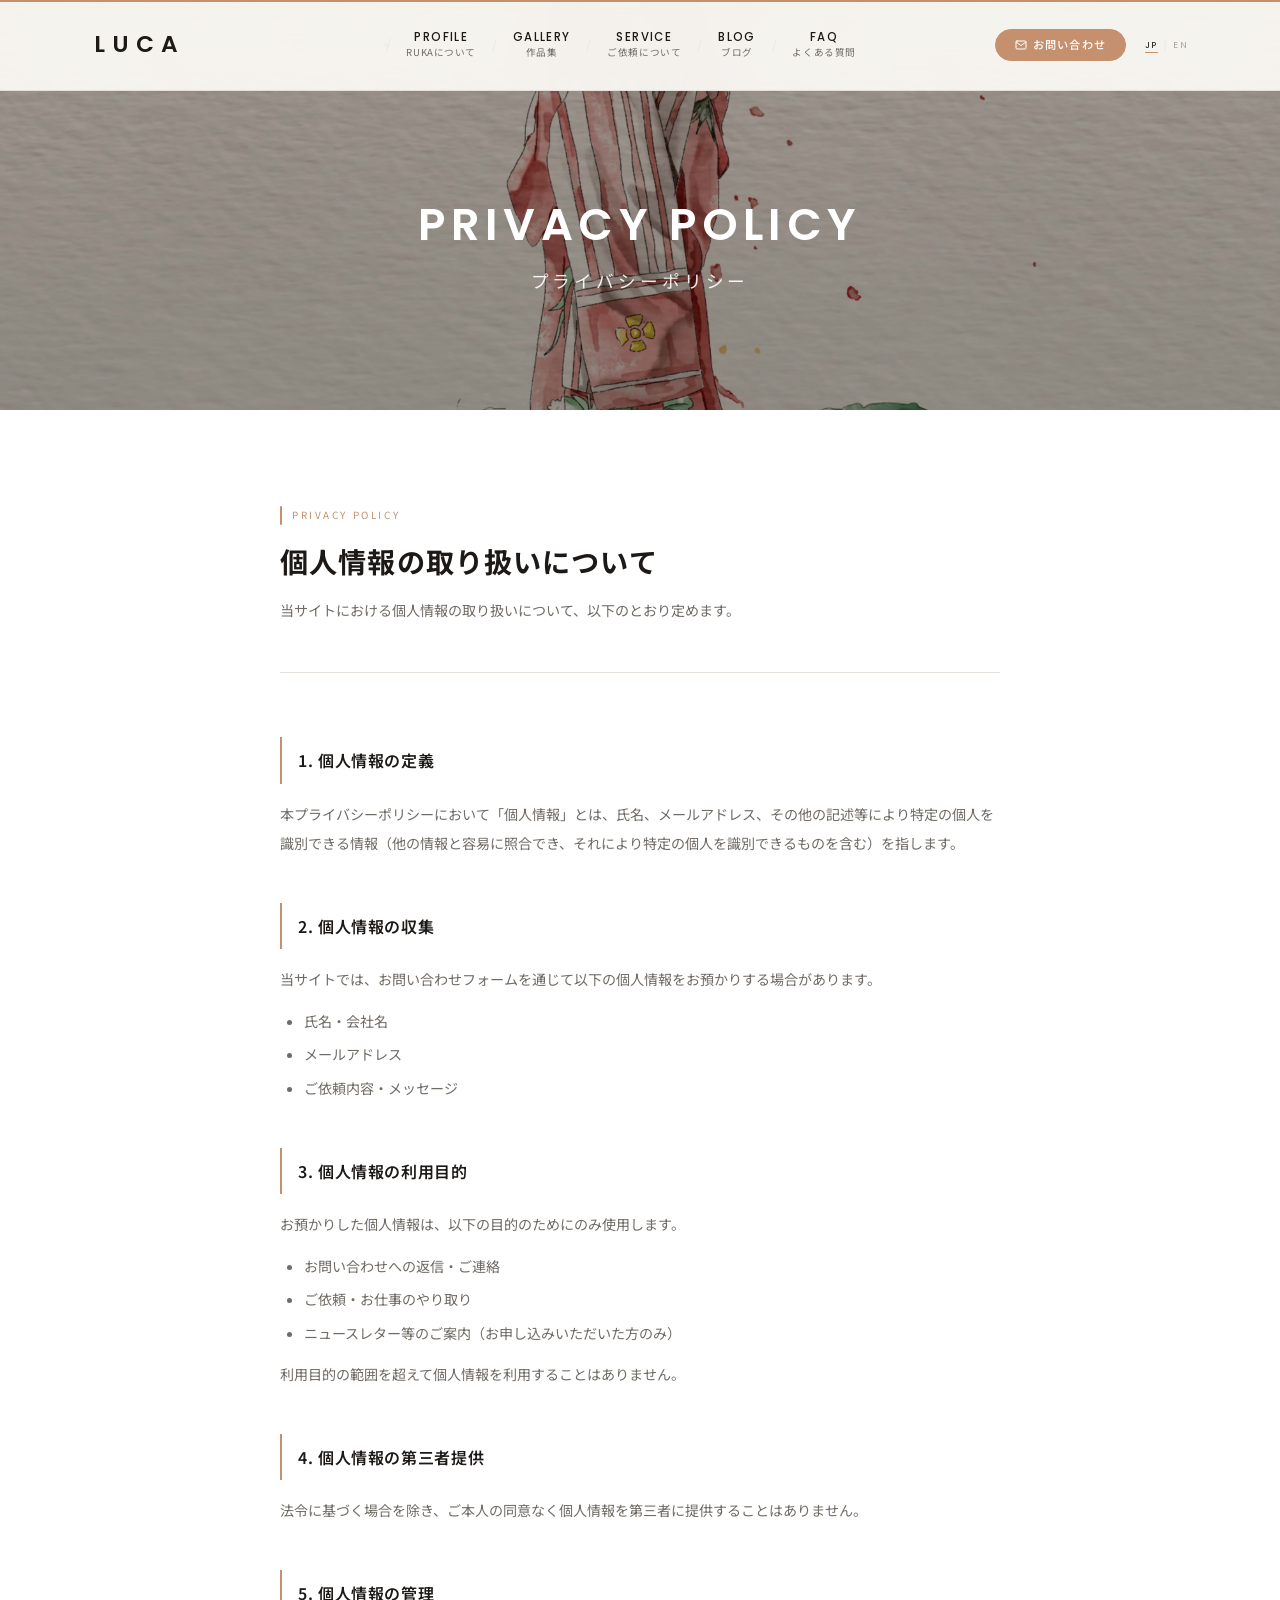
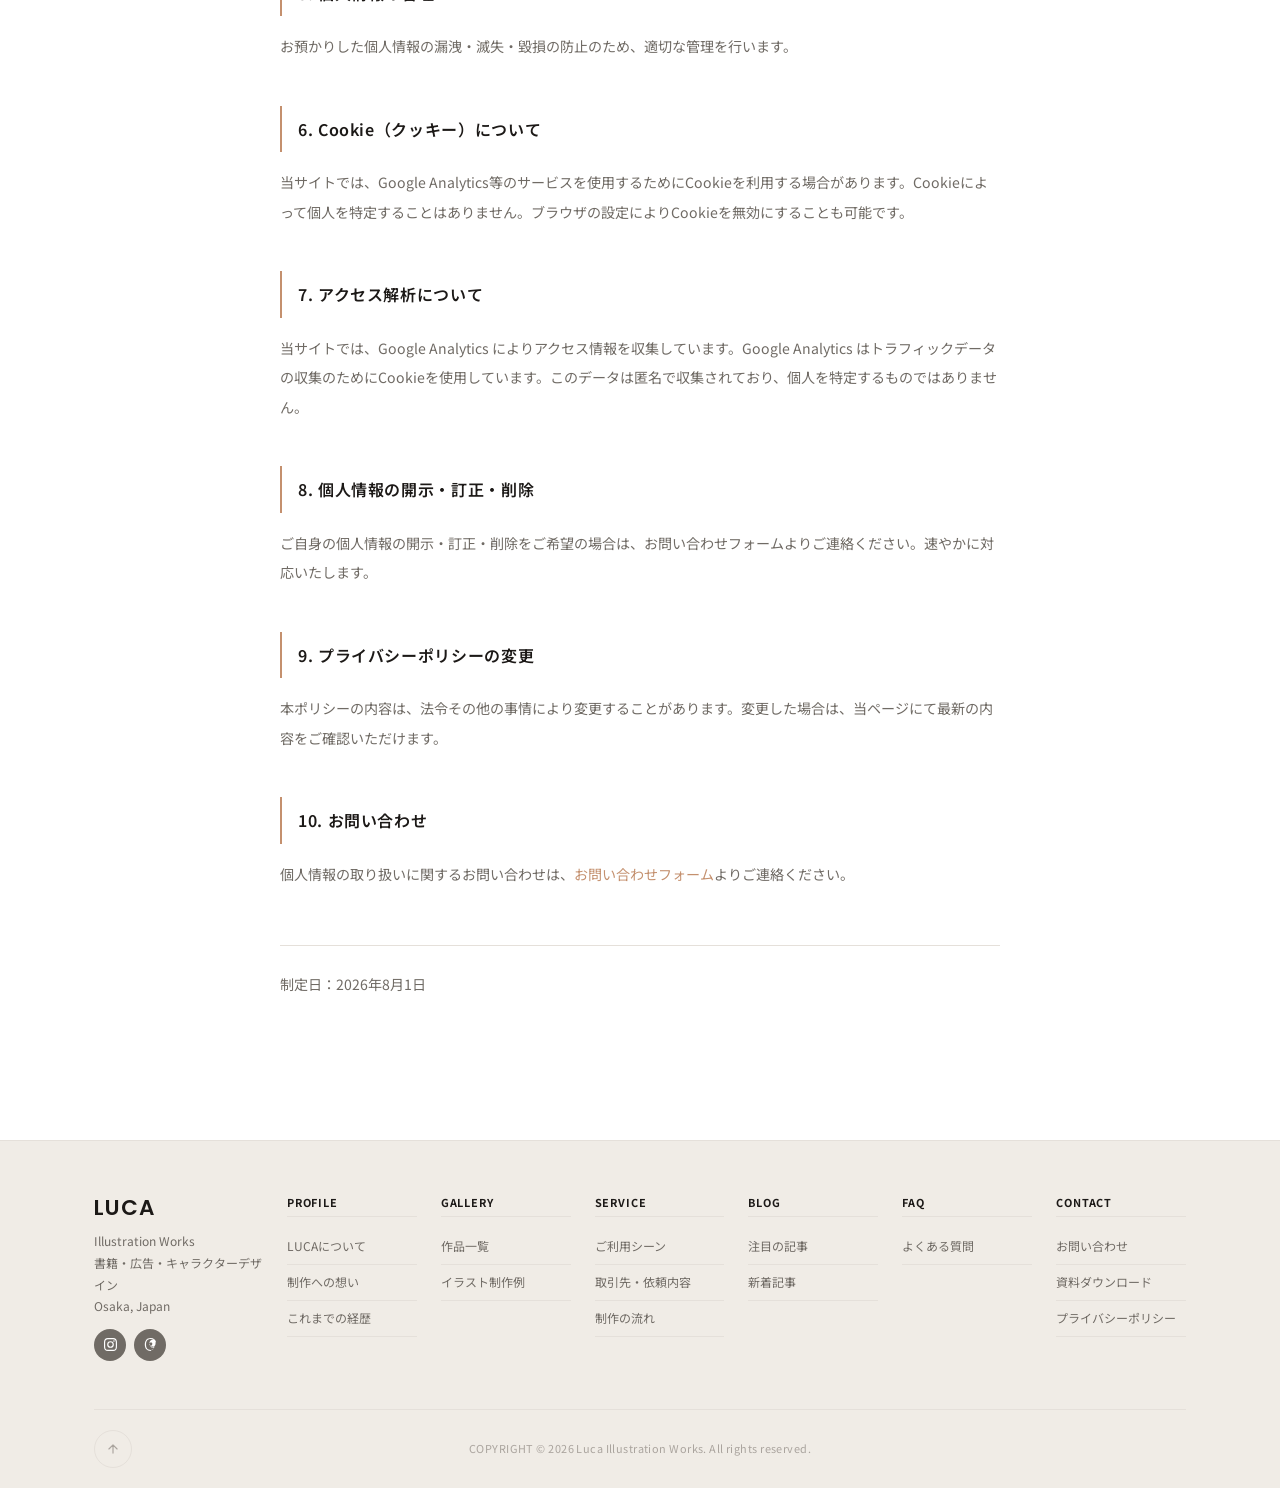
<file: privacy.html>
<!DOCTYPE html>
<html lang="ja">
<head>
  <meta charset="UTF-8">
  <meta name="viewport" content="width=device-width, initial-scale=1.0">
  <title>プライバシーポリシー — LUCA Illustration Works</title>
  <link rel="stylesheet" href="style.css">
  <style>
    .sec-policy { padding: 6rem 0 8rem; }
    .policy-body {
      max-width: 720px;
      margin: 0 auto;
    }
    .policy-intro {
      max-width: 720px;
      margin: 0 auto 4rem;
      padding-bottom: 3rem;
      border-bottom: 1px solid var(--border);
    }
    .policy-intro h2 {
      font-family: var(--font-ja);
      font-size: clamp(1.3rem, 2.2vw, 1.9rem);
      font-weight: 700;
      letter-spacing: .04em;
      line-height: 1.4;
      margin: .5rem 0 1rem;
    }
    .policy-body h2 {
      font-family: var(--font-ja);
      font-size: 1rem;
      font-weight: 600;
      margin: 2.75rem 0 1rem;
      padding: .5rem 0 .5rem 1rem;
      border-left: 2px solid var(--accent);
      color: var(--ink);
      letter-spacing: .04em;
    }
    .policy-body h2:first-child { margin-top: 0; }
    .policy-body p {
      font-size: .88rem;
      color: var(--ink2);
      line-height: 2.1;
      margin-bottom: .75rem;
    }
    .policy-body ul {
      font-size: .88rem;
      color: var(--ink2);
      line-height: 2.1;
      padding-left: 1.5rem;
      margin-bottom: .75rem;
    }
    .policy-body ul li { margin-bottom: .25rem; }
    .policy-date {
      font-size: .78rem;
      color: var(--ink3);
      margin-top: 3.5rem;
      padding-top: 1.5rem;
      border-top: 1px solid var(--border);
    }
  </style>
</head>
<body>

<header>
  <div class="wrap">
    <a href="/" class="logo">LUCA</a>
    <nav id="nav">

      <div class="nav-accordion-item">
        <div class="nav-accordion-head">
          <a href="profile.html"><span class="nav-en">Profile</span><span class="nav-ja">RUKAについて</span></a>
          <button class="nav-toggle-btn" aria-expanded="false"><span>+</span></button>
        </div>
        <ul class="nav-sub-list">
          <li><a href="profile.html#about">LUCAについて</a></li>
          <li><a href="profile.html#philosophy">制作への想い</a></li>
          <li><a href="profile.html#career">これまでの経歴</a></li>
        </ul>
      </div>

      <div class="nav-accordion-item">
        <div class="nav-accordion-head">
          <a href="gallery.html"><span class="nav-en">Gallery</span><span class="nav-ja">作品集</span></a>
          <button class="nav-toggle-btn" aria-expanded="false"><span>+</span></button>
        </div>
        <ul class="nav-sub-list">
          <li><a href="gallery.html#works">作品一覧</a></li>
          <li><a href="gallery.html#examples">イラスト制作例</a></li>
        </ul>
      </div>

      <div class="nav-accordion-item">
        <div class="nav-accordion-head">
          <a href="service.html"><span class="nav-en">Service</span><span class="nav-ja">ご依頼について</span></a>
          <button class="nav-toggle-btn" aria-expanded="false"><span>+</span></button>
        </div>
        <ul class="nav-sub-list">
          <li><a href="service.html#usecases">ご利用シーン</a></li>
          <li><a href="service.html#clients">取引先・依頼内容</a></li>
          <li><a href="service.html#process">制作の流れ</a></li>
        </ul>
      </div>

      <div class="nav-accordion-item">
        <div class="nav-accordion-head">
          <a href="news.html"><span class="nav-en">Blog</span><span class="nav-ja">ブログ</span></a>
          <button class="nav-toggle-btn" aria-expanded="false"><span>+</span></button>
        </div>
        <ul class="nav-sub-list">
          <li><a href="news.html#blog">注目の記事</a></li>
          <li><a href="news.html#latest">新着記事</a></li>
        </ul>
      </div>

      <div class="nav-accordion-item nav-accordion-item--direct">
        <div class="nav-accordion-head">
          <a href="faq.html"><span class="nav-en">FAQ</span><span class="nav-ja">よくある質問</span></a>
        </div>
      </div>


      <div class="nav-lang">
        <button class="lang-sw-btn" data-lang="ja">JP</button>
        <span class="lang-sw-sep">|</span>
        <button class="lang-sw-btn" data-lang="en">EN</button>
      </div>
      <div class="nav-cta-wrap">
        <a href="contact.html" class="header-cta-btn header-cta-btn--fill"><svg width="14" height="14" viewBox="0 0 24 24" fill="none" stroke="currentColor" stroke-width="2" stroke-linecap="round" stroke-linejoin="round"><path d="M4 4h16c1.1 0 2 .9 2 2v12c0 1.1-.9 2-2 2H4c-1.1 0-2-.9-2-2V6c0-1.1.9-2 2-2z"/><polyline points="22,6 12,13 2,6"/></svg>お問い合わせ</a>
      
        <a href="download.html" class="header-cta-btn header-cta-btn--outline"><svg width="14" height="14" viewBox="0 0 24 24" fill="none" stroke="currentColor" stroke-width="2" stroke-linecap="round" stroke-linejoin="round"><path d="M21 15v4a2 2 0 0 1-2 2H5a2 2 0 0 1-2-2v-4"/><polyline points="7 10 12 15 17 10"/><line x1="12" y1="15" x2="12" y2="3"/></svg>資料ダウンロード</a>
      </div>

      <div class="nav-brand">
        <a href="/" class="nav-brand-logo">LUCA</a>
        <p class="nav-brand-tagline">Illustration Works<br>書籍・広告・キャラクターデザイン<br>Osaka, Japan</p>
        <div class="nav-brand-sns">
          <a href="https://www.instagram.com/imagen_luca?igsh=OGRra2x5NGVub3J4&utm_source=qr" class="ft-sns-icon" aria-label="Instagram" target="_blank" rel="noopener"><svg width="14" height="14" viewBox="0 0 24 24" fill="currentColor"><path d="M12 2.163c3.204 0 3.584.012 4.85.07 3.252.148 4.771 1.691 4.919 4.919.058 1.265.069 1.645.069 4.849 0 3.205-.012 3.584-.069 4.849-.149 3.225-1.664 4.771-4.919 4.919-1.266.058-1.644.07-4.85.07-3.204 0-3.584-.012-4.849-.07-3.26-.149-4.771-1.699-4.919-4.92-.058-1.265-.07-1.644-.07-4.849 0-3.204.013-3.583.07-4.849.149-3.227 1.664-4.771 4.919-4.919 1.266-.057 1.645-.069 4.849-.069zM12 0C8.741 0 8.333.014 7.053.072 2.695.272.273 2.69.073 7.052.014 8.333 0 8.741 0 12c0 3.259.014 3.668.072 4.948.2 4.358 2.618 6.78 6.98 6.98C8.333 23.986 8.741 24 12 24c3.259 0 3.668-.014 4.948-.072 4.354-.2 6.782-2.618 6.979-6.98.059-1.28.073-1.689.073-4.948 0-3.259-.014-3.667-.072-4.947-.196-4.354-2.617-6.78-6.979-6.98C15.668.014 15.259 0 12 0zm0 5.838a6.162 6.162 0 1 0 0 12.324 6.162 6.162 0 0 0 0-12.324zM12 16a4 4 0 1 1 0-8 4 4 0 0 1 0 8zm6.406-11.845a1.44 1.44 0 1 0 0 2.881 1.44 1.44 0 0 0 0-2.881z"/></svg></a>
          <a href="https://www.threads.com/@imagen_luca?igshid=NTc4MTIwNjQ2YQ==" class="ft-sns-icon" aria-label="Threads" target="_blank" rel="noopener"><svg width="14" height="14" viewBox="0 0 24 24" fill="currentColor"><path d="M12.186 24h-.007c-3.581-.024-6.334-1.205-8.184-3.509C2.35 18.44 1.5 15.586 1.472 12.01v-.017c.03-3.579.879-6.43 2.525-8.482C5.845 1.205 8.6.024 12.18 0h.014c2.746.02 5.043.725 6.826 2.098 1.702 1.31 2.807 3.171 3.288 5.529l-2.498.368c-.79-3.971-3.277-5.996-7.617-6.006-2.915.015-5.084.925-6.45 2.706C4.48 6.094 3.76 8.499 3.737 11.99c.024 3.494.745 5.9 2.006 7.299 1.367 1.782 3.537 2.69 6.455 2.706 2.668-.012 4.52-.707 5.62-2.113.813-1.026 1.254-2.537 1.314-4.494a9.856 9.856 0 0 1-.65.032c-3.46 0-6.16-1.165-7.495-3.108-.753-1.08-1.057-2.4-.884-3.82.196-1.614.94-3.01 2.074-3.926 1.09-.882 2.483-1.297 4.044-1.2 1.877.12 3.34.965 4.22 2.398.69 1.124.99 2.635.89 4.494l-.005.091c-.042.966-.227 1.845-.555 2.62-.47 1.115-1.218 1.944-2.218 2.46-.56.29-1.17.467-1.82.525l-.022.002c-.172.015-.345.022-.52.022-1.71 0-3.234-.593-4.41-1.715.126 1.04.44 1.838.95 2.367.655.693 1.674 1.038 3.029 1.026.65-.006 1.22-.094 1.7-.26l.826 2.334c-.764.27-1.637.42-2.597.432zm.314-10.065c.144.023.285.034.42.034.51 0 .952-.152 1.316-.452.508-.419.837-1.068.978-1.932.101-.621.094-1.214-.022-1.715-.181-.779-.61-1.315-1.274-1.592a3.226 3.226 0 0 0-1.093-.196c-.85 0-1.567.275-2.076.796-.508.52-.793 1.265-.848 2.21-.06 1.003.184 1.828.706 2.39.484.52 1.197.813 2.057.857l-.164-.4z"/></svg></a>
        </div>
      </div>

    </nav>
    <div class="header-cta">
      <a href="contact.html" class="header-cta-btn header-cta-btn--fill"><svg width="12" height="12" viewBox="0 0 24 24" fill="none" stroke="currentColor" stroke-width="2" stroke-linecap="round" stroke-linejoin="round"><path d="M4 4h16c1.1 0 2 .9 2 2v12c0 1.1-.9 2-2 2H4c-1.1 0-2-.9-2-2V6c0-1.1.9-2 2-2z"/><polyline points="22,6 12,13 2,6"/></svg>お問い合わせ</a>
    </div>
    <div class="lang-sw">
      <button class="lang-sw-btn" data-lang="ja">JP</button>
      <span class="lang-sw-sep">|</span>
      <button class="lang-sw-btn" data-lang="en">EN</button>
    </div>
    <button class="menu-btn" id="menuBtn" aria-label="メニューを開く">
      <span></span><span></span><span></span>
    </button>
  </div>
</header>

<div class="page-hero">
  <img class="page-hero-bg" src="images/maiko.jpg" alt="">
  <div class="wrap">
    <h1 class="mv-en">Privacy Policy</h1>
    <p class="mv-ja">プライバシーポリシー</p>
  </div>
</div>


<section class="sec-policy">
  <div class="wrap">
    <div class="policy-intro">
      <span class="eyebrow">Privacy Policy</span>
      <h2>個人情報の取り扱いについて</h2>
      <p style="font-size:.88rem;color:var(--ink2);line-height:2;margin-top:.5rem;">当サイトにおける個人情報の取り扱いについて、以下のとおり定めます。</p>
    </div>

    <div class="policy-body">

      <h2>1. 個人情報の定義</h2>
      <p>本プライバシーポリシーにおいて「個人情報」とは、氏名、メールアドレス、その他の記述等により特定の個人を識別できる情報（他の情報と容易に照合でき、それにより特定の個人を識別できるものを含む）を指します。</p>

      <h2>2. 個人情報の収集</h2>
      <p>当サイトでは、お問い合わせフォームを通じて以下の個人情報をお預かりする場合があります。</p>
      <ul>
        <li>氏名・会社名</li>
        <li>メールアドレス</li>
        <li>ご依頼内容・メッセージ</li>
      </ul>

      <h2>3. 個人情報の利用目的</h2>
      <p>お預かりした個人情報は、以下の目的のためにのみ使用します。</p>
      <ul>
        <li>お問い合わせへの返信・ご連絡</li>
        <li>ご依頼・お仕事のやり取り</li>
        <li>ニュースレター等のご案内（お申し込みいただいた方のみ）</li>
      </ul>
      <p>利用目的の範囲を超えて個人情報を利用することはありません。</p>

      <h2>4. 個人情報の第三者提供</h2>
      <p>法令に基づく場合を除き、ご本人の同意なく個人情報を第三者に提供することはありません。</p>

      <h2>5. 個人情報の管理</h2>
      <p>お預かりした個人情報の漏洩・滅失・毀損の防止のため、適切な管理を行います。</p>

      <h2>6. Cookie（クッキー）について</h2>
      <p>当サイトでは、Google Analytics等のサービスを使用するためにCookieを利用する場合があります。Cookieによって個人を特定することはありません。ブラウザの設定によりCookieを無効にすることも可能です。</p>

      <h2>7. アクセス解析について</h2>
      <p>当サイトでは、Google Analytics によりアクセス情報を収集しています。Google Analytics はトラフィックデータの収集のためにCookieを使用しています。このデータは匿名で収集されており、個人を特定するものではありません。</p>

      <h2>8. 個人情報の開示・訂正・削除</h2>
      <p>ご自身の個人情報の開示・訂正・削除をご希望の場合は、お問い合わせフォームよりご連絡ください。速やかに対応いたします。</p>

      <h2>9. プライバシーポリシーの変更</h2>
      <p>本ポリシーの内容は、法令その他の事情により変更することがあります。変更した場合は、当ページにて最新の内容をご確認いただけます。</p>

      <h2>10. お問い合わせ</h2>
      <p>個人情報の取り扱いに関するお問い合わせは、<a href="contact.html" style="color:var(--accent);">お問い合わせフォーム</a>よりご連絡ください。</p>

      <p class="policy-date">制定日：2026年8月1日</p>
    </div>
  </div>
</section>

<footer>
  <div class="wrap">

    <div class="ft-sitemap">

      <div class="ft-brand-lead">
        <a href="/" class="ft-logo-link">LUCA</a>
        <p class="ft-tagline">Illustration Works<br>書籍・広告・キャラクターデザイン<br>Osaka, Japan</p>
        <div class="ft-sns-row">
          <a href="https://www.instagram.com/imagen_luca?igsh=OGRra2x5NGVub3J4&utm_source=qr" class="ft-sns-icon" aria-label="Instagram" target="_blank" rel="noopener"><svg width="13" height="13" viewBox="0 0 24 24" fill="currentColor"><path d="M12 2.163c3.204 0 3.584.012 4.85.07 3.252.148 4.771 1.691 4.919 4.919.058 1.265.069 1.645.069 4.849 0 3.205-.012 3.584-.069 4.849-.149 3.225-1.664 4.771-4.919 4.919-1.266.058-1.644.07-4.85.07-3.204 0-3.584-.012-4.849-.07-3.26-.149-4.771-1.699-4.919-4.92-.058-1.265-.07-1.644-.07-4.849 0-3.204.013-3.583.07-4.849.149-3.227 1.664-4.771 4.919-4.919 1.266-.057 1.645-.069 4.849-.069zM12 0C8.741 0 8.333.014 7.053.072 2.695.272.273 2.69.073 7.052.014 8.333 0 8.741 0 12c0 3.259.014 3.668.072 4.948.2 4.358 2.618 6.78 6.98 6.98C8.333 23.986 8.741 24 12 24c3.259 0 3.668-.014 4.948-.072 4.354-.2 6.782-2.618 6.979-6.98.059-1.28.073-1.689.073-4.948 0-3.259-.014-3.667-.072-4.947-.196-4.354-2.617-6.78-6.979-6.98C15.668.014 15.259 0 12 0zm0 5.838a6.162 6.162 0 1 0 0 12.324 6.162 6.162 0 0 0 0-12.324zM12 16a4 4 0 1 1 0-8 4 4 0 0 1 0 8zm6.406-11.845a1.44 1.44 0 1 0 0 2.881 1.44 1.44 0 0 0 0-2.881z"/></svg></a>
          <a href="https://www.threads.com/@imagen_luca?igshid=NTc4MTIwNjQ2YQ==" class="ft-sns-icon" aria-label="Threads" target="_blank" rel="noopener"><svg width="13" height="13" viewBox="0 0 24 24" fill="currentColor"><path d="M12.186 24h-.007c-3.581-.024-6.334-1.205-8.184-3.509C2.35 18.44 1.5 15.586 1.472 12.01v-.017c.03-3.579.879-6.43 2.525-8.482C5.845 1.205 8.6.024 12.18 0h.014c2.746.02 5.043.725 6.826 2.098 1.702 1.31 2.807 3.171 3.288 5.529l-2.498.368c-.79-3.971-3.277-5.996-7.617-6.006-2.915.015-5.084.925-6.45 2.706C4.48 6.094 3.76 8.499 3.737 11.99c.024 3.494.745 5.9 2.006 7.299 1.367 1.782 3.537 2.69 6.455 2.706 2.668-.012 4.52-.707 5.62-2.113.813-1.026 1.254-2.537 1.314-4.494a9.856 9.856 0 0 1-.65.032c-3.46 0-6.16-1.165-7.495-3.108-.753-1.08-1.057-2.4-.884-3.82.196-1.614.94-3.01 2.074-3.926 1.09-.882 2.483-1.297 4.044-1.2 1.877.12 3.34.965 4.22 2.398.69 1.124.99 2.635.89 4.494l-.005.091c-.042.966-.227 1.845-.555 2.62-.47 1.115-1.218 1.944-2.218 2.46-.56.29-1.17.467-1.82.525l-.022.002c-.172.015-.345.022-.52.022-1.71 0-3.234-.593-4.41-1.715.126 1.04.44 1.838.95 2.367.655.693 1.674 1.038 3.029 1.026.65-.006 1.22-.094 1.7-.26l.826 2.334c-.764.27-1.637.42-2.597.432zm.314-10.065c.144.023.285.034.42.034.51 0 .952-.152 1.316-.452.508-.419.837-1.068.978-1.932.101-.621.094-1.214-.022-1.715-.181-.779-.61-1.315-1.274-1.592a3.226 3.226 0 0 0-1.093-.196c-.85 0-1.567.275-2.076.796-.508.52-.793 1.265-.848 2.21-.06 1.003.184 1.828.706 2.39.484.52 1.197.813 2.057.857l-.164-.4z"/></svg></a>
        </div>
      </div>

      <div>
        <p class="ft-col-name"><a href="profile.html">Profile</a></p>
        <ul class="ft-col-links">
          <li><a href="profile.html#about">LUCAについて</a></li>
          <li><a href="profile.html#philosophy">制作への想い</a></li>
          <li><a href="profile.html#career">これまでの経歴</a></li>
        </ul>
      </div>

      <div>
        <p class="ft-col-name"><a href="gallery.html">Gallery</a></p>
        <ul class="ft-col-links">
          <li><a href="gallery.html#works">作品一覧</a></li>
          <li><a href="gallery.html#examples">イラスト制作例</a></li>
        </ul>
      </div>

      <div>
        <p class="ft-col-name"><a href="service.html">Service</a></p>
        <ul class="ft-col-links">
          <li><a href="service.html#usecases">ご利用シーン</a></li>
          <li><a href="service.html#clients">取引先・依頼内容</a></li>
          <li><a href="service.html#process">制作の流れ</a></li>
        </ul>
      </div>

      <div>
        <p class="ft-col-name"><a href="news.html">Blog</a></p>
        <ul class="ft-col-links">
          <li><a href="news.html#blog">注目の記事</a></li>
          <li><a href="news.html#latest">新着記事</a></li>
        </ul>
      </div>

      <div>
        <p class="ft-col-name"><a href="faq.html">FAQ</a></p>
        <ul class="ft-col-links">
          <li><a href="faq.html#faq">よくある質問</a></li>
        </ul>
      </div>

      <div>
        <p class="ft-col-name"><a href="contact.html">Contact</a></p>
        <ul class="ft-col-links">
          <li><a href="contact.html">お問い合わせ</a></li>
          <li><a href="download.html">資料ダウンロード</a></li>
          <li><a href="privacy.html">プライバシーポリシー</a></li>
        </ul>
      </div>

    </div>

    <div class="ft-bar">
      <a href="#" class="ft-back-top" aria-label="ページトップへ">
        <svg width="14" height="14" viewBox="0 0 24 24" fill="none" stroke="currentColor" stroke-width="2" stroke-linecap="round" stroke-linejoin="round"><path d="M12 19V5M5 12l7-7 7 7"/></svg>
      </a>
      <p class="ft-copy">COPYRIGHT &copy; 2026 Luca Illustration Works. All rights reserved.</p>
    </div>

  </div>
</footer>

<script>
  const btn = document.getElementById('menuBtn');
  const nav = document.getElementById('nav');
  const overlay = document.createElement('div');
  overlay.className = 'nav-overlay';
  document.body.appendChild(overlay);
  const closeBtn = document.createElement('button');
  closeBtn.className = 'nav-close-btn';
  closeBtn.setAttribute('aria-label', 'メニューを閉じる');
  closeBtn.innerHTML = '<span></span><span></span>';
  nav.prepend(closeBtn);
  function closeMenu() {
    btn.classList.remove('open');
    nav.classList.remove('open');
    overlay.classList.remove('open');
    document.body.style.overflow = '';
  }
  btn.addEventListener('click', () => {
    const isOpen = nav.classList.toggle('open');
    btn.classList.toggle('open', isOpen);
    overlay.classList.toggle('open', isOpen);
    document.body.style.overflow = isOpen ? 'hidden' : '';
  });
  overlay.addEventListener('click', closeMenu);
  closeBtn.addEventListener('click', closeMenu);


  // Scroll animation
  (function(){
    const SELS = [
      '.eyebrow', '.section-title', '.s-head',
      '.contact-sub-h2', '.work-cat', '.work-title', '.work-meta-row',
      '.works-grid > *', '.pickup-grid > *', '.latest-grid > *', '.posts-grid > *',
      '.visual-sub-grid > *', '.visual-main',
      '.card', '.blog-card', '.ex-card', '.cdl-card', '.pg-card', '.pg-card',
      '.step',
      'details',
      '.contact-sub-grid > div',
      '.contact-steps', '.contact-form-head', '.contact-form-body',
      '.detail-body section', '.data-table',
      '.ft-grid', '.cta-band', '.cta-inline',
      '.pagination-grid > *',
      '.sidebar-sec',
      '.faq-toc', '.faq-cat',
      '.featured-card', '.featured-body',
      '.about-photo', '.philosophy-grid', '.career-item',
      '.stats-strip', '.price-row', '.dl-card',
      '.blog-layout > *', '.blog-sidebar > *'
    ].join(',');
    const all = Array.from(document.querySelectorAll(SELS));
    const els = all.filter(el => !el.closest('.hero-full, .page-hero, .hero-scroll, .header-cta, header, .lang-sw'));
    els.forEach(el => el.classList.add('anim'));
    const io = new IntersectionObserver(entries => {
      entries.forEach(e => {
        if (e.isIntersecting) { e.target.classList.add('anim-in'); io.unobserve(e.target); }
      });
    }, { threshold: 0.07 });
    els.forEach(el => io.observe(el));
  })();

  // Language switcher
  (function() {
    const langBtns = document.querySelectorAll('.lang-sw-btn');
    const saved = localStorage.getItem('lang') || 'ja';
    document.documentElement.lang = saved;
    document.body.classList.toggle('lang-en', saved === 'en');
    langBtns.forEach(b => b.classList.toggle('active', b.dataset.lang === saved));
    langBtns.forEach(b => b.addEventListener('click', () => {
      const l = b.dataset.lang;
      localStorage.setItem('lang', l);
      document.documentElement.lang = l;
      document.body.classList.toggle('lang-en', l === 'en');
      langBtns.forEach(x => x.classList.toggle('active', x.dataset.lang === l));
    }));
  })();

  // Accordion nav
  document.querySelectorAll('.nav-toggle-btn').forEach(function(btn) {
    btn.addEventListener('click', function() {
      var item = this.closest('.nav-accordion-item');
      var sub = item.querySelector('.nav-sub-list');
      var isOpen = this.getAttribute('aria-expanded') === 'true';
      if (isOpen) {
        sub.classList.remove('open');
        this.setAttribute('aria-expanded', 'false');
      } else {
        sub.classList.add('open');
        this.setAttribute('aria-expanded', 'true');
      }
    });
  });
</script>
</body>
</html>
</file>
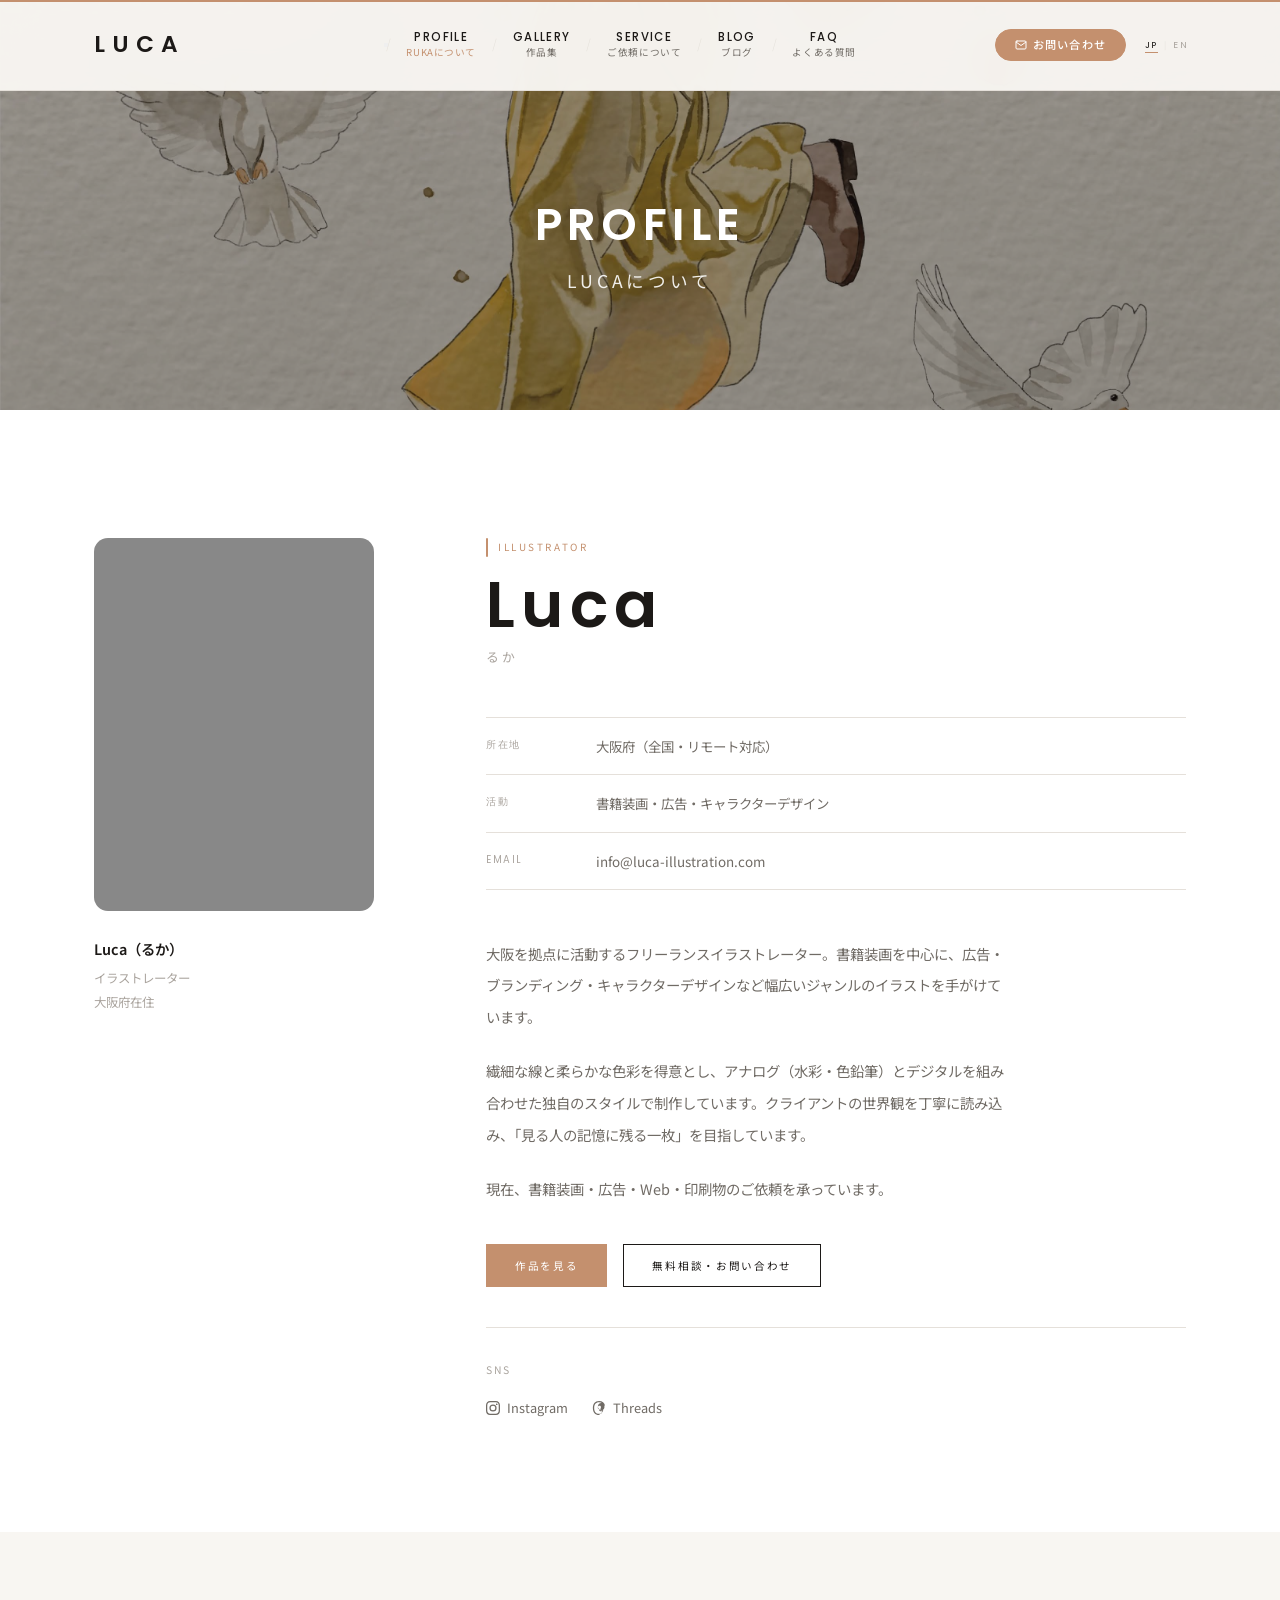
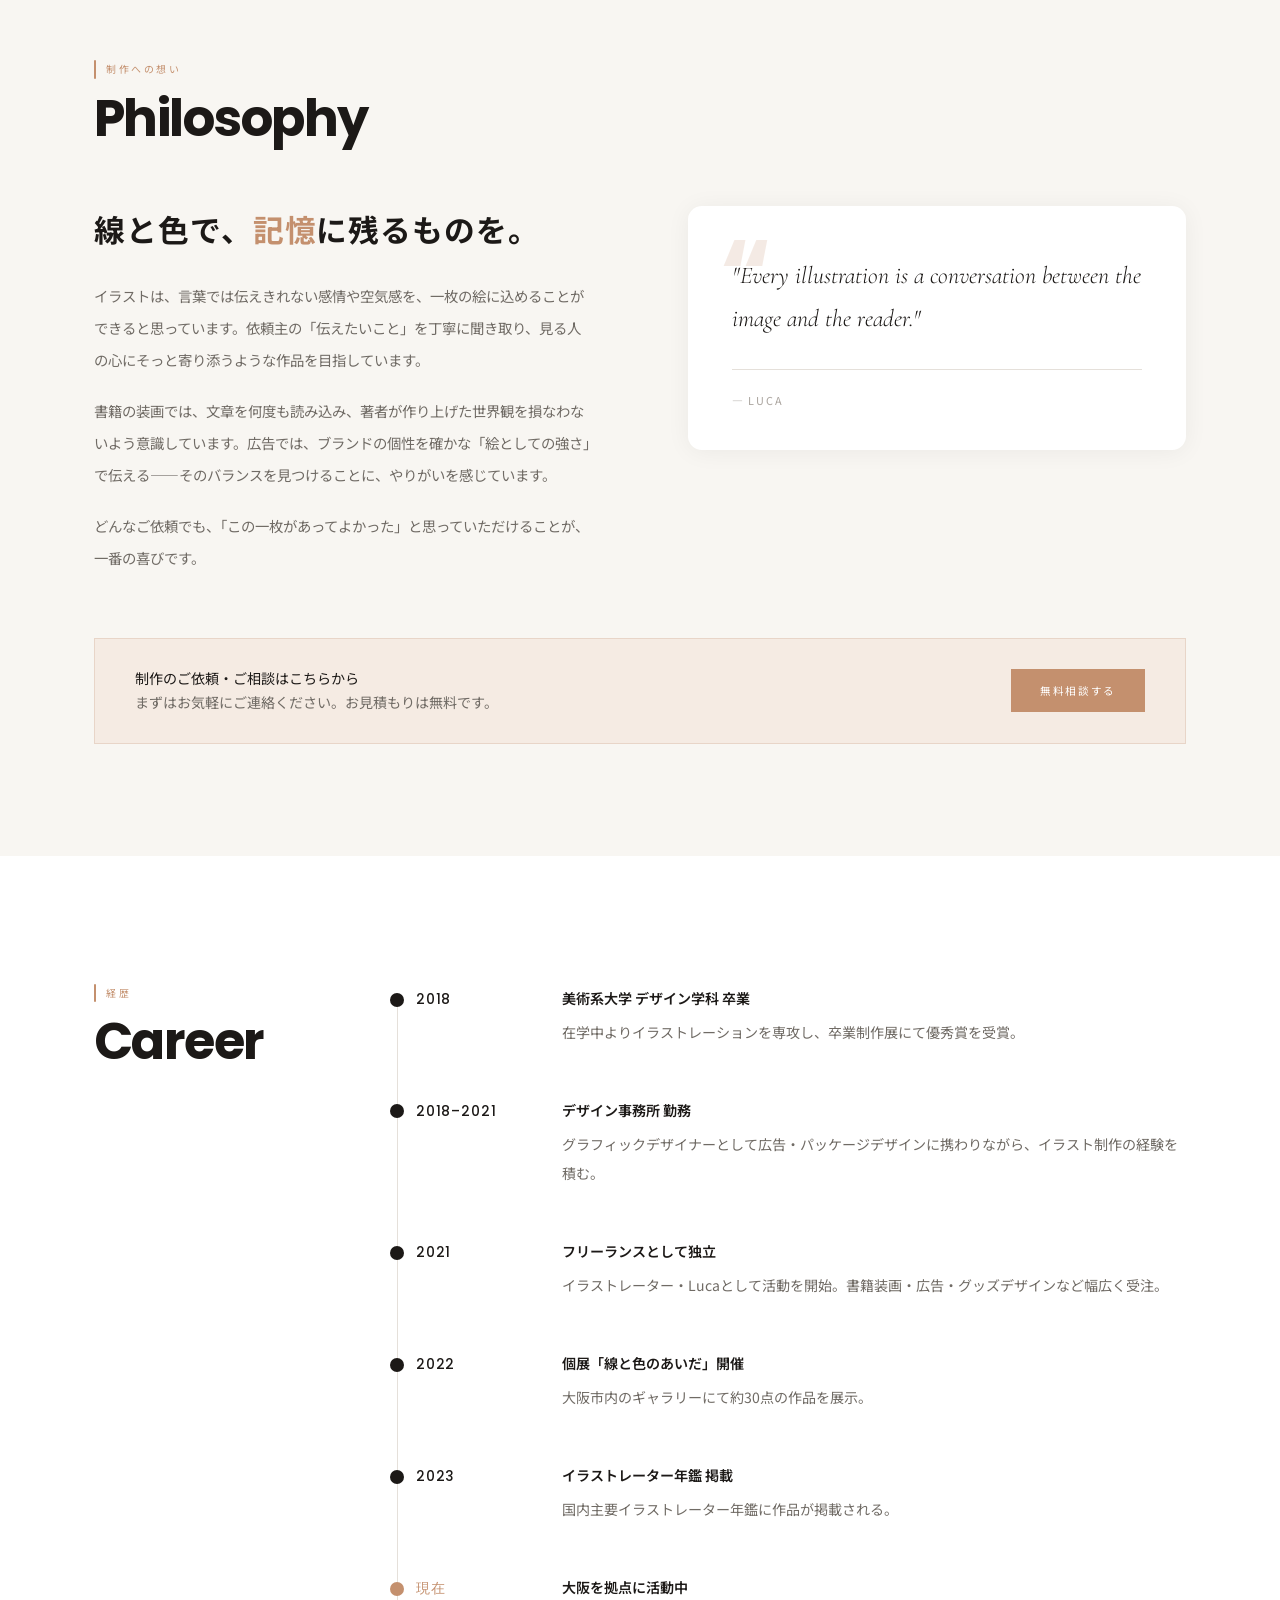
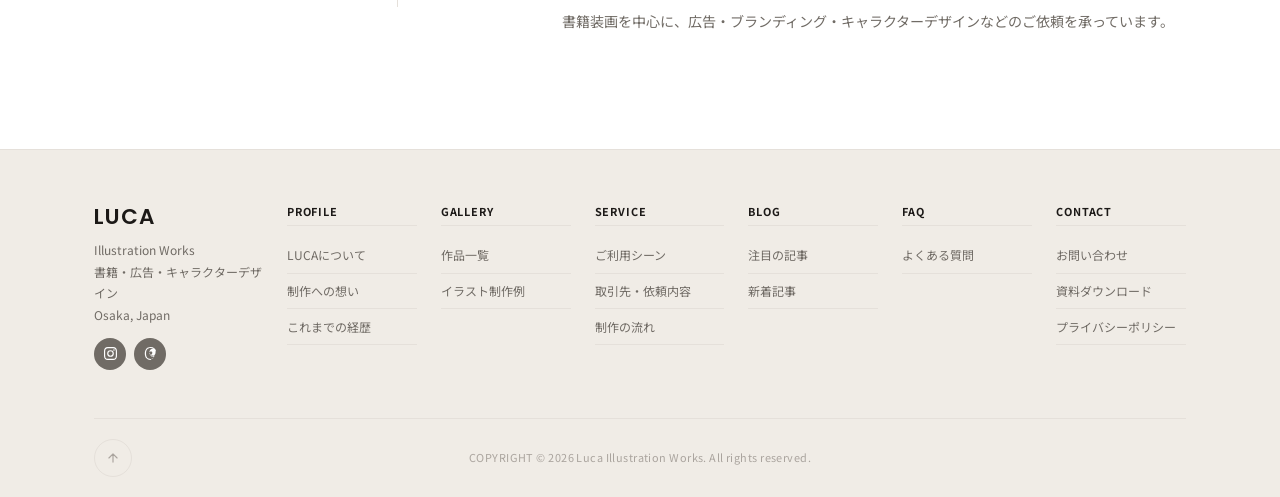
<file: profile.html>
<!DOCTYPE html>
<html lang="ja">
<head>
  <meta charset="UTF-8">
  <meta name="viewport" content="width=device-width, initial-scale=1.0">
  <title>About — LUCA Illustration Works</title>
  <link rel="stylesheet" href="style.css">
  <style>
    /* ── PROFILE ── */
    .sec-profile { padding: 8rem 0 7rem; }
    .profile-grid {
      display: grid;
      grid-template-columns: 280px 1fr;
      gap: 7rem;
      align-items: start;
    }
    .profile-photo {
      position: sticky;
      top: calc(var(--hh) + 2.5rem);
    }
    .photo-frame {
      aspect-ratio: 3/4;
      overflow: hidden;
      border-radius: 14px;
      background: var(--bg-muted);
      margin-bottom: 1.5rem;
    }
    .photo-frame img,
    .photo-frame svg { width: 100%; height: 100%; display: block; object-fit: cover; }
    .photo-caption { font-size: .78rem; color: var(--ink3); line-height: 1.9; }
    .photo-caption strong { display: block; font-size: .9rem; color: var(--ink); font-weight: 600; margin-bottom: .3rem; }

    .profile-name {
      font-family: 'Poppins', sans-serif;
      font-size: clamp(2.8rem, 5vw, 4.5rem);
      font-weight: 600;
      letter-spacing: .1em;
      line-height: 1;
      margin-bottom: .5rem;
    }
    .profile-name-ja { font-size: .8rem; color: var(--ink3); letter-spacing: .22em; margin-bottom: 3rem; }
    .profile-meta { list-style: none; border-top: 1px solid var(--border); margin-bottom: 3rem; }
    .profile-meta li {
      display: grid; grid-template-columns: 90px 1fr; gap: 1.25rem;
      padding: 1rem 0; border-bottom: 1px solid var(--border); font-size: .84rem;
    }
    .profile-meta .k {
      font-family: 'Poppins', sans-serif;
      font-size: .62rem; letter-spacing: .16em; text-transform: uppercase; color: var(--ink3); padding-top: 2px;
    }
    .profile-meta .v { color: var(--ink2); line-height: 1.8; }
    .profile-text { font-size: .9rem; color: var(--ink2); line-height: 2.2; max-width: 520px; }
    .profile-text + .profile-text { margin-top: 1.4rem; }

    .snslink { display: inline-flex; align-items: center; gap: .45rem; font-size: .8rem; color: var(--ink2); transition: color .2s; }
    .snslink:hover { color: var(--accent); }
    .snslink svg { flex-shrink: 0; }

    /* ── PHILOSOPHY ── */
    .sec-philosophy { padding: 8rem 0 7rem; background: var(--bg-soft); }
    .philosophy-grid {
      display: grid;
      grid-template-columns: 1fr 1fr;
      gap: 6rem;
      align-items: start;
      margin-top: 4rem;
    }
    .philosophy-body h3 {
      font-family: var(--font-ja);
      font-size: clamp(1.4rem, 2.4vw, 2rem);
      font-weight: 700;
      line-height: 1.5;
      margin-bottom: 1.75rem;
      letter-spacing: .03em;
    }
    .philosophy-body h3 em { font-style: normal; color: var(--accent); }
    .philosophy-body p { font-size: .9rem; color: var(--ink2); line-height: 2.2; }
    .philosophy-body p + p { margin-top: 1.25rem; }

    /* quote card */
    .philosophy-quote {
      background: #fff;
      border-radius: 14px;
      padding: 3rem 2.75rem 2.5rem;
      position: relative;
      box-shadow: 0 2px 24px rgba(0,0,0,.055);
    }
    .philosophy-quote::before {
      content: '\201C';
      font-family: 'Poppins', sans-serif;
      font-size: 6rem;
      font-weight: 700;
      line-height: 1;
      color: var(--accent);
      opacity: .18;
      position: absolute;
      top: 1.25rem;
      left: 2rem;
    }
    .philosophy-quote p {
      font-family: var(--font-en);
      font-size: clamp(1.1rem, 1.9vw, 1.5rem);
      font-weight: 300;
      line-height: 1.8;
      color: var(--ink);
      font-style: italic;
      position: relative;
    }
    .philosophy-quote cite {
      display: block;
      font-size: .68rem;
      color: var(--ink3);
      margin-top: 1.75rem;
      font-style: normal;
      letter-spacing: .16em;
      text-transform: uppercase;
      padding-top: 1.25rem;
      border-top: 1px solid var(--border);
    }

    /* ── CAREER ── */
    .sec-career { padding: 8rem 0 7rem; }
    .career-layout {
      display: grid;
      grid-template-columns: 200px 1fr;
      gap: 6rem;
      align-items: start;
    }
    .career-sticky-head {
      position: sticky;
      top: calc(var(--hh) + 3rem);
    }
    .career-timeline {
      position: relative;
    }
    .career-timeline::before {
      content: '';
      position: absolute;
      left: 7px;
      top: 10px;
      bottom: 30px;
      width: 1px;
      background: var(--border);
    }
    .career-item {
      display: grid;
      grid-template-columns: 140px 1fr;
      gap: 2rem;
      align-items: start;
      padding-bottom: 3rem;
      position: relative;
    }
    .career-item:last-child { padding-bottom: 0; }
    .career-marker {
      display: flex;
      align-items: center;
      gap: .75rem;
      position: relative;
      z-index: 1;
      padding-top: 3px;
    }
    .career-dot {
      width: 14px;
      height: 14px;
      border-radius: 50%;
      background: var(--ink);
      flex-shrink: 0;
    }
    .career-year {
      font-family: 'Poppins', sans-serif;
      font-size: .85rem;
      font-weight: 500;
      color: var(--ink);
      letter-spacing: .06em;
      white-space: nowrap;
    }
    .career-desc { font-size: .88rem; color: var(--ink2); line-height: 2.1; }
    .career-desc strong { color: var(--ink); font-weight: 600; display: block; margin-bottom: .3rem; }

    /* ── Design flowthrough ── */
    .sec-deco-title {
      font-size: clamp(2rem, 4vw, 3.5rem);
    }

    @media (max-width: 960px) {
      .profile-grid    { grid-template-columns: 1fr; gap: 3rem; }
      .profile-photo   { position: static; }
      .photo-frame     { max-width: 240px; }
      .philosophy-grid { grid-template-columns: 1fr; gap: 3.5rem; }
      .career-layout   { grid-template-columns: 1fr; gap: 2.5rem; }
      .career-sticky-head { position: static; }
    }
    @media (max-width: 640px) {
      .pstats-grid { grid-template-columns: 1fr; }
      .pstat + .pstat { border-left: none; border-top: 1px solid rgba(255,255,255,.1); padding-top: 2.5rem; }
      .sec-profile { padding: 5rem 0; }
      .sec-philosophy { padding: 5rem 0; }
      .sec-career { padding: 5rem 0; }
      .career-item { grid-template-columns: 110px 1fr; gap: 1rem; }
    }
  </style>
</head>
<body>

<header>
  <div class="wrap">
    <a href="/" class="logo">LUCA</a>
    <nav id="nav">

      <div class="nav-accordion-item">
        <div class="nav-accordion-head">
          <a href="profile.html" class="active"><span class="nav-en">Profile</span><span class="nav-ja">RUKAについて</span></a>
          <button class="nav-toggle-btn" aria-expanded="false"><span>+</span></button>
        </div>
        <ul class="nav-sub-list">
          <li><a href="profile.html#about">LUCAについて</a></li>
          <li><a href="profile.html#philosophy">制作への想い</a></li>
          <li><a href="profile.html#career">これまでの経歴</a></li>
        </ul>
      </div>

      <div class="nav-accordion-item">
        <div class="nav-accordion-head">
          <a href="gallery.html"><span class="nav-en">Gallery</span><span class="nav-ja">作品集</span></a>
          <button class="nav-toggle-btn" aria-expanded="false"><span>+</span></button>
        </div>
        <ul class="nav-sub-list">
          <li><a href="gallery.html#works">作品一覧</a></li>
          <li><a href="gallery.html#examples">イラスト制作例</a></li>
        </ul>
      </div>

      <div class="nav-accordion-item">
        <div class="nav-accordion-head">
          <a href="service.html"><span class="nav-en">Service</span><span class="nav-ja">ご依頼について</span></a>
          <button class="nav-toggle-btn" aria-expanded="false"><span>+</span></button>
        </div>
        <ul class="nav-sub-list">
          <li><a href="service.html#usecases">ご利用シーン</a></li>
          <li><a href="service.html#clients">取引先・依頼内容</a></li>
          <li><a href="service.html#process">制作の流れ</a></li>
        </ul>
      </div>

      <div class="nav-accordion-item">
        <div class="nav-accordion-head">
          <a href="news.html"><span class="nav-en">Blog</span><span class="nav-ja">ブログ</span></a>
          <button class="nav-toggle-btn" aria-expanded="false"><span>+</span></button>
        </div>
        <ul class="nav-sub-list">
          <li><a href="news.html#blog">注目の記事</a></li>
          <li><a href="news.html#latest">新着記事</a></li>
        </ul>
      </div>

      <div class="nav-accordion-item nav-accordion-item--direct">
        <div class="nav-accordion-head">
          <a href="faq.html"><span class="nav-en">FAQ</span><span class="nav-ja">よくある質問</span></a>
        </div>
      </div>


      <div class="nav-lang">
        <button class="lang-sw-btn" data-lang="ja">JP</button>
        <span class="lang-sw-sep">|</span>
        <button class="lang-sw-btn" data-lang="en">EN</button>
      </div>
      <div class="nav-cta-wrap">
        <a href="contact.html" class="header-cta-btn header-cta-btn--fill"><svg width="14" height="14" viewBox="0 0 24 24" fill="none" stroke="currentColor" stroke-width="2" stroke-linecap="round" stroke-linejoin="round"><path d="M4 4h16c1.1 0 2 .9 2 2v12c0 1.1-.9 2-2 2H4c-1.1 0-2-.9-2-2V6c0-1.1.9-2 2-2z"/><polyline points="22,6 12,13 2,6"/></svg>お問い合わせ</a>
      
        <a href="download.html" class="header-cta-btn header-cta-btn--outline"><svg width="14" height="14" viewBox="0 0 24 24" fill="none" stroke="currentColor" stroke-width="2" stroke-linecap="round" stroke-linejoin="round"><path d="M21 15v4a2 2 0 0 1-2 2H5a2 2 0 0 1-2-2v-4"/><polyline points="7 10 12 15 17 10"/><line x1="12" y1="15" x2="12" y2="3"/></svg>資料ダウンロード</a>
      </div>

      <div class="nav-brand">
        <a href="/" class="nav-brand-logo">LUCA</a>
        <p class="nav-brand-tagline">Illustration Works<br>書籍・広告・キャラクターデザイン<br>Osaka, Japan</p>
        <div class="nav-brand-sns">
          <a href="https://www.instagram.com/imagen_luca?igsh=OGRra2x5NGVub3J4&utm_source=qr" class="ft-sns-icon" aria-label="Instagram" target="_blank" rel="noopener"><svg width="14" height="14" viewBox="0 0 24 24" fill="currentColor"><path d="M12 2.163c3.204 0 3.584.012 4.85.07 3.252.148 4.771 1.691 4.919 4.919.058 1.265.069 1.645.069 4.849 0 3.205-.012 3.584-.069 4.849-.149 3.225-1.664 4.771-4.919 4.919-1.266.058-1.644.07-4.85.07-3.204 0-3.584-.012-4.849-.07-3.26-.149-4.771-1.699-4.919-4.92-.058-1.265-.07-1.644-.07-4.849 0-3.204.013-3.583.07-4.849.149-3.227 1.664-4.771 4.919-4.919 1.266-.057 1.645-.069 4.849-.069zM12 0C8.741 0 8.333.014 7.053.072 2.695.272.273 2.69.073 7.052.014 8.333 0 8.741 0 12c0 3.259.014 3.668.072 4.948.2 4.358 2.618 6.78 6.98 6.98C8.333 23.986 8.741 24 12 24c3.259 0 3.668-.014 4.948-.072 4.354-.2 6.782-2.618 6.979-6.98.059-1.28.073-1.689.073-4.948 0-3.259-.014-3.667-.072-4.947-.196-4.354-2.617-6.78-6.979-6.98C15.668.014 15.259 0 12 0zm0 5.838a6.162 6.162 0 1 0 0 12.324 6.162 6.162 0 0 0 0-12.324zM12 16a4 4 0 1 1 0-8 4 4 0 0 1 0 8zm6.406-11.845a1.44 1.44 0 1 0 0 2.881 1.44 1.44 0 0 0 0-2.881z"/></svg></a>
          <a href="https://www.threads.com/@imagen_luca?igshid=NTc4MTIwNjQ2YQ==" class="ft-sns-icon" aria-label="Threads" target="_blank" rel="noopener"><svg width="14" height="14" viewBox="0 0 24 24" fill="currentColor"><path d="M12.186 24h-.007c-3.581-.024-6.334-1.205-8.184-3.509C2.35 18.44 1.5 15.586 1.472 12.01v-.017c.03-3.579.879-6.43 2.525-8.482C5.845 1.205 8.6.024 12.18 0h.014c2.746.02 5.043.725 6.826 2.098 1.702 1.31 2.807 3.171 3.288 5.529l-2.498.368c-.79-3.971-3.277-5.996-7.617-6.006-2.915.015-5.084.925-6.45 2.706C4.48 6.094 3.76 8.499 3.737 11.99c.024 3.494.745 5.9 2.006 7.299 1.367 1.782 3.537 2.69 6.455 2.706 2.668-.012 4.52-.707 5.62-2.113.813-1.026 1.254-2.537 1.314-4.494a9.856 9.856 0 0 1-.65.032c-3.46 0-6.16-1.165-7.495-3.108-.753-1.08-1.057-2.4-.884-3.82.196-1.614.94-3.01 2.074-3.926 1.09-.882 2.483-1.297 4.044-1.2 1.877.12 3.34.965 4.22 2.398.69 1.124.99 2.635.89 4.494l-.005.091c-.042.966-.227 1.845-.555 2.62-.47 1.115-1.218 1.944-2.218 2.46-.56.29-1.17.467-1.82.525l-.022.002c-.172.015-.345.022-.52.022-1.71 0-3.234-.593-4.41-1.715.126 1.04.44 1.838.95 2.367.655.693 1.674 1.038 3.029 1.026.65-.006 1.22-.094 1.7-.26l.826 2.334c-.764.27-1.637.42-2.597.432zm.314-10.065c.144.023.285.034.42.034.51 0 .952-.152 1.316-.452.508-.419.837-1.068.978-1.932.101-.621.094-1.214-.022-1.715-.181-.779-.61-1.315-1.274-1.592a3.226 3.226 0 0 0-1.093-.196c-.85 0-1.567.275-2.076.796-.508.52-.793 1.265-.848 2.21-.06 1.003.184 1.828.706 2.39.484.52 1.197.813 2.057.857l-.164-.4z"/></svg></a>
        </div>
      </div>

    </nav>
    <div class="header-cta">
      <a href="contact.html" class="header-cta-btn header-cta-btn--fill"><svg width="12" height="12" viewBox="0 0 24 24" fill="none" stroke="currentColor" stroke-width="2" stroke-linecap="round" stroke-linejoin="round"><path d="M4 4h16c1.1 0 2 .9 2 2v12c0 1.1-.9 2-2 2H4c-1.1 0-2-.9-2-2V6c0-1.1.9-2 2-2z"/><polyline points="22,6 12,13 2,6"/></svg>お問い合わせ</a>
    </div>
    <div class="lang-sw">
      <button class="lang-sw-btn" data-lang="ja">JP</button>
      <span class="lang-sw-sep">|</span>
      <button class="lang-sw-btn" data-lang="en">EN</button>
    </div>
    <button class="menu-btn" id="menuBtn" aria-label="メニューを開く">
      <span></span><span></span><span></span>
    </button>
  </div>
</header>

<div class="page-hero">
  <img class="page-hero-bg" src="images/hato.jpg" alt="">
  <div class="wrap">
    <h1 class="mv-en">Profile</h1>
    <p class="mv-ja">LUCAについて</p>
  </div>
</div>


<!-- PROFILE -->
<section class="sec-profile" id="about">
  <div class="wrap">
    <div class="profile-grid">

      <div class="profile-photo">
        <div class="photo-frame">
          <!-- ★ここに作者写真を入れてください★
               <img src="images/photo.jpg" alt="Luca" style="width:100%;height:100%;object-fit:cover;"> -->
          <svg viewBox="0 0 300 400" fill="none" xmlns="http://www.w3.org/2000/svg">
            <rect width="300" height="400" fill="#f0ece6"/>
            <ellipse cx="150" cy="195" rx="130" ry="168" fill="#e8e2d8"/>
            <ellipse cx="150" cy="130" rx="52" ry="62" fill="#d4cbbf"/>
            <path d="M92 285 Q100 226 150 214 Q200 226 208 285 Q192 332 150 340 Q108 332 92 285Z" fill="#d4cbbf"/>
            <path d="M248 340 Q242 302 236 266 Q228 224 242 193" stroke="#9ab4a4" stroke-width="2" stroke-linecap="round" fill="none"/>
            <path d="M236 276 Q214 264 206 242 Q222 238 236 258Z" fill="#9ab4a4" opacity=".65"/>
            <path d="M242 246 Q264 234 272 210 Q255 206 242 226Z" fill="#b2c8bb" opacity=".6"/>
            <circle cx="242" cy="182" r="11" fill="#c4906e" opacity=".75"/>
          </svg>
        </div>
        <div class="photo-caption">
          <strong>Luca（るか）</strong>
          イラストレーター<br>
          <!-- ★住所を入れてください★ -->
          大阪府在住
        </div>
      </div>

      <div>
        <span class="eyebrow">Illustrator</span>
        <h2 class="profile-name">Luca</h2>
        <p class="profile-name-ja">るか</p>

        <ul class="profile-meta">
          <li>
            <span class="k">所在地</span>
            <!-- ★住所を実際の内容に変えてください★ -->
            <span class="v">大阪府（全国・リモート対応）</span>
          </li>
          <li>
            <span class="k">活動</span>
            <span class="v">書籍装画・広告・キャラクターデザイン</span>
          </li>
          <li>
            <span class="k">Email</span>
            <span class="v">info@luca-illustration.com</span>
          </li>
        </ul>

        <!-- ★テキストを実際の自己紹介に書き換えてください★ -->
        <p class="profile-text">大阪を拠点に活動するフリーランスイラストレーター。書籍装画を中心に、広告・ブランディング・キャラクターデザインなど幅広いジャンルのイラストを手がけています。</p>
        <p class="profile-text">繊細な線と柔らかな色彩を得意とし、アナログ（水彩・色鉛筆）とデジタルを組み合わせた独自のスタイルで制作しています。クライアントの世界観を丁寧に読み込み、「見る人の記憶に残る一枚」を目指しています。</p>
        <p class="profile-text">現在、書籍装画・広告・Web・印刷物のご依頼を承っています。</p>

        <div style="display:flex;gap:1rem;flex-wrap:wrap;margin-top:2.5rem;">
          <a href="gallery.html" class="btn btn-fill btn-sm">作品を見る</a>
          <a href="contact.html"   class="btn btn-sm">無料相談・お問い合わせ</a>
        </div>

        <div style="margin-top:2.5rem;padding-top:2rem;border-top:1px solid var(--border);">
          <p style="font-size:.65rem;letter-spacing:.16em;text-transform:uppercase;color:var(--ink3);margin-bottom:1rem;">SNS</p>
          <div style="display:flex;gap:1.5rem;flex-wrap:wrap;">
            <a href="https://www.instagram.com/imagen_luca?igsh=OGRra2x5NGVub3J4&utm_source=qr" class="snslink" target="_blank" rel="noopener"><svg width="14" height="14" viewBox="0 0 24 24" fill="currentColor"><path d="M12 2.163c3.204 0 3.584.012 4.85.07 3.252.148 4.771 1.691 4.919 4.919.058 1.265.069 1.645.069 4.849 0 3.205-.012 3.584-.069 4.849-.149 3.225-1.664 4.771-4.919 4.919-1.266.058-1.644.07-4.85.07-3.204 0-3.584-.012-4.849-.07-3.26-.149-4.771-1.699-4.919-4.92-.058-1.265-.07-1.644-.07-4.849 0-3.204.013-3.583.07-4.849.149-3.227 1.664-4.771 4.919-4.919 1.266-.057 1.645-.069 4.849-.069zM12 0C8.741 0 8.333.014 7.053.072 2.695.272.273 2.69.073 7.052.014 8.333 0 8.741 0 12c0 3.259.014 3.668.072 4.948.2 4.358 2.618 6.78 6.98 6.98C8.333 23.986 8.741 24 12 24c3.259 0 3.668-.014 4.948-.072 4.354-.2 6.782-2.618 6.979-6.98.059-1.28.073-1.689.073-4.948 0-3.259-.014-3.667-.072-4.947-.196-4.354-2.617-6.78-6.979-6.98C15.668.014 15.259 0 12 0zm0 5.838a6.162 6.162 0 1 0 0 12.324 6.162 6.162 0 0 0 0-12.324zM12 16a4 4 0 1 1 0-8 4 4 0 0 1 0 8zm6.406-11.845a1.44 1.44 0 1 0 0 2.881 1.44 1.44 0 0 0 0-2.881z"/></svg>Instagram</a>
            <a href="https://www.threads.com/@imagen_luca?igshid=NTc4MTIwNjQ2YQ==" class="snslink" target="_blank" rel="noopener"><svg width="14" height="14" viewBox="0 0 24 24" fill="currentColor"><path d="M12.186 24h-.007c-3.581-.024-6.334-1.205-8.184-3.509C2.35 18.44 1.5 15.586 1.472 12.01v-.017c.03-3.579.879-6.43 2.525-8.482C5.845 1.205 8.6.024 12.18 0h.014c2.746.02 5.043.725 6.826 2.098 1.702 1.31 2.807 3.171 3.288 5.529l-2.498.368c-.79-3.971-3.277-5.996-7.617-6.006-2.915.015-5.084.925-6.45 2.706C4.48 6.094 3.76 8.499 3.737 11.99c.024 3.494.745 5.9 2.006 7.299 1.367 1.782 3.537 2.69 6.455 2.706 2.668-.012 4.52-.707 5.62-2.113.813-1.026 1.254-2.537 1.314-4.494a9.856 9.856 0 0 1-.65.032c-3.46 0-6.16-1.165-7.495-3.108-.753-1.08-1.057-2.4-.884-3.82.196-1.614.94-3.01 2.074-3.926 1.09-.882 2.483-1.297 4.044-1.2 1.877.12 3.34.965 4.22 2.398.69 1.124.99 2.635.89 4.494l-.005.091c-.042.966-.227 1.845-.555 2.62-.47 1.115-1.218 1.944-2.218 2.46-.56.29-1.17.467-1.82.525l-.022.002c-.172.015-.345.022-.52.022-1.71 0-3.234-.593-4.41-1.715.126 1.04.44 1.838.95 2.367.655.693 1.674 1.038 3.029 1.026.65-.006 1.22-.094 1.7-.26l.826 2.334c-.764.27-1.637.42-2.597.432zm.314-10.065c.144.023.285.034.42.034.51 0 .952-.152 1.316-.452.508-.419.837-1.068.978-1.932.101-.621.094-1.214-.022-1.715-.181-.779-.61-1.315-1.274-1.592a3.226 3.226 0 0 0-1.093-.196c-.85 0-1.567.275-2.076.796-.508.52-.793 1.265-.848 2.21-.06 1.003.184 1.828.706 2.39.484.52 1.197.813 2.057.857l-.164-.4z"/></svg>Threads</a>
          </div>
        </div>
      </div>

    </div>
  </div>
</section>

<!-- 制作への想い -->
<section class="sec-philosophy" id="philosophy">
  <div class="wrap">
    <div class="s-head">
      <span class="eyebrow">制作への想い</span>
      <h2 class="sec-deco-title">Philosophy</h2>
    </div>
    <div class="philosophy-grid">
      <div class="philosophy-body">
        <h3>線と色で、<em>記憶</em>に残るものを。</h3>
        <!-- ★制作に対する想いをここに書いてください★ -->
        <p>イラストは、言葉では伝えきれない感情や空気感を、一枚の絵に込めることができると思っています。依頼主の「伝えたいこと」を丁寧に聞き取り、見る人の心にそっと寄り添うような作品を目指しています。</p>
        <p>書籍の装画では、文章を何度も読み込み、著者が作り上げた世界観を損なわないよう意識しています。広告では、ブランドの個性を確かな「絵としての強さ」で伝える——そのバランスを見つけることに、やりがいを感じています。</p>
        <p>どんなご依頼でも、「この一枚があってよかった」と思っていただけることが、一番の喜びです。</p>
      </div>
      <div class="philosophy-quote">
        <!-- ★お気に入りの言葉や制作モットーを入れてください★ -->
        <p>"Every illustration is a conversation between the image and the reader."</p>
        <cite>— Luca</cite>
      </div>
    </div>

    <!-- 途中CTA -->
    <div class="cta-inline" style="margin-top:4rem;">
      <p><strong>制作のご依頼・ご相談はこちらから</strong><br>まずはお気軽にご連絡ください。お見積もりは無料です。</p>
      <a href="contact.html" class="btn btn-fill btn-sm" style="white-space:nowrap;">無料相談する</a>
    </div>
  </div>
</section>

<!-- CAREER -->
<section class="sec-career" id="career">
  <div class="wrap">
    <div class="career-layout">
      <div class="career-sticky-head">
        <span class="eyebrow">経歴</span>
        <h2 class="sec-deco-title">Career</h2>
      </div>
      <!-- ★経歴を実際の内容に書き換えてください★ -->
      <div class="career-timeline">
        <div class="career-item anim">
          <div class="career-marker">
            <span class="career-dot"></span>
            <span class="career-year">2018</span>
          </div>
          <p class="career-desc"><strong>美術系大学 デザイン学科 卒業</strong>在学中よりイラストレーションを専攻し、卒業制作展にて優秀賞を受賞。</p>
        </div>
        <div class="career-item anim">
          <div class="career-marker">
            <span class="career-dot"></span>
            <span class="career-year">2018–2021</span>
          </div>
          <p class="career-desc"><strong>デザイン事務所 勤務</strong>グラフィックデザイナーとして広告・パッケージデザインに携わりながら、イラスト制作の経験を積む。</p>
        </div>
        <div class="career-item anim">
          <div class="career-marker">
            <span class="career-dot"></span>
            <span class="career-year">2021</span>
          </div>
          <p class="career-desc"><strong>フリーランスとして独立</strong>イラストレーター・Lucaとして活動を開始。書籍装画・広告・グッズデザインなど幅広く受注。</p>
        </div>
        <div class="career-item anim">
          <div class="career-marker">
            <span class="career-dot"></span>
            <span class="career-year">2022</span>
          </div>
          <p class="career-desc"><strong>個展「線と色のあいだ」開催</strong>大阪市内のギャラリーにて約30点の作品を展示。</p>
        </div>
        <div class="career-item anim">
          <div class="career-marker">
            <span class="career-dot"></span>
            <span class="career-year">2023</span>
          </div>
          <p class="career-desc"><strong>イラストレーター年鑑 掲載</strong>国内主要イラストレーター年鑑に作品が掲載される。</p>
        </div>
        <div class="career-item anim">
          <div class="career-marker">
            <span class="career-dot" style="background:var(--accent);"></span>
            <span class="career-year" style="color:var(--accent);">現在</span>
          </div>
          <p class="career-desc"><strong>大阪を拠点に活動中</strong>書籍装画を中心に、広告・ブランディング・キャラクターデザインなどのご依頼を承っています。</p>
        </div>
      </div>
    </div>
  </div>
</section>


<footer>
  <div class="wrap">

    <div class="ft-sitemap">

      <div class="ft-brand-lead">
        <a href="/" class="ft-logo-link">LUCA</a>
        <p class="ft-tagline">Illustration Works<br>書籍・広告・キャラクターデザイン<br>Osaka, Japan</p>
        <div class="ft-sns-row">
          <a href="https://www.instagram.com/imagen_luca?igsh=OGRra2x5NGVub3J4&utm_source=qr" class="ft-sns-icon" aria-label="Instagram" target="_blank" rel="noopener"><svg width="13" height="13" viewBox="0 0 24 24" fill="currentColor"><path d="M12 2.163c3.204 0 3.584.012 4.85.07 3.252.148 4.771 1.691 4.919 4.919.058 1.265.069 1.645.069 4.849 0 3.205-.012 3.584-.069 4.849-.149 3.225-1.664 4.771-4.919 4.919-1.266.058-1.644.07-4.85.07-3.204 0-3.584-.012-4.849-.07-3.26-.149-4.771-1.699-4.919-4.92-.058-1.265-.07-1.644-.07-4.849 0-3.204.013-3.583.07-4.849.149-3.227 1.664-4.771 4.919-4.919 1.266-.057 1.645-.069 4.849-.069zM12 0C8.741 0 8.333.014 7.053.072 2.695.272.273 2.69.073 7.052.014 8.333 0 8.741 0 12c0 3.259.014 3.668.072 4.948.2 4.358 2.618 6.78 6.98 6.98C8.333 23.986 8.741 24 12 24c3.259 0 3.668-.014 4.948-.072 4.354-.2 6.782-2.618 6.979-6.98.059-1.28.073-1.689.073-4.948 0-3.259-.014-3.667-.072-4.947-.196-4.354-2.617-6.78-6.979-6.98C15.668.014 15.259 0 12 0zm0 5.838a6.162 6.162 0 1 0 0 12.324 6.162 6.162 0 0 0 0-12.324zM12 16a4 4 0 1 1 0-8 4 4 0 0 1 0 8zm6.406-11.845a1.44 1.44 0 1 0 0 2.881 1.44 1.44 0 0 0 0-2.881z"/></svg></a>
          <a href="https://www.threads.com/@imagen_luca?igshid=NTc4MTIwNjQ2YQ==" class="ft-sns-icon" aria-label="Threads" target="_blank" rel="noopener"><svg width="13" height="13" viewBox="0 0 24 24" fill="currentColor"><path d="M12.186 24h-.007c-3.581-.024-6.334-1.205-8.184-3.509C2.35 18.44 1.5 15.586 1.472 12.01v-.017c.03-3.579.879-6.43 2.525-8.482C5.845 1.205 8.6.024 12.18 0h.014c2.746.02 5.043.725 6.826 2.098 1.702 1.31 2.807 3.171 3.288 5.529l-2.498.368c-.79-3.971-3.277-5.996-7.617-6.006-2.915.015-5.084.925-6.45 2.706C4.48 6.094 3.76 8.499 3.737 11.99c.024 3.494.745 5.9 2.006 7.299 1.367 1.782 3.537 2.69 6.455 2.706 2.668-.012 4.52-.707 5.62-2.113.813-1.026 1.254-2.537 1.314-4.494a9.856 9.856 0 0 1-.65.032c-3.46 0-6.16-1.165-7.495-3.108-.753-1.08-1.057-2.4-.884-3.82.196-1.614.94-3.01 2.074-3.926 1.09-.882 2.483-1.297 4.044-1.2 1.877.12 3.34.965 4.22 2.398.69 1.124.99 2.635.89 4.494l-.005.091c-.042.966-.227 1.845-.555 2.62-.47 1.115-1.218 1.944-2.218 2.46-.56.29-1.17.467-1.82.525l-.022.002c-.172.015-.345.022-.52.022-1.71 0-3.234-.593-4.41-1.715.126 1.04.44 1.838.95 2.367.655.693 1.674 1.038 3.029 1.026.65-.006 1.22-.094 1.7-.26l.826 2.334c-.764.27-1.637.42-2.597.432zm.314-10.065c.144.023.285.034.42.034.51 0 .952-.152 1.316-.452.508-.419.837-1.068.978-1.932.101-.621.094-1.214-.022-1.715-.181-.779-.61-1.315-1.274-1.592a3.226 3.226 0 0 0-1.093-.196c-.85 0-1.567.275-2.076.796-.508.52-.793 1.265-.848 2.21-.06 1.003.184 1.828.706 2.39.484.52 1.197.813 2.057.857l-.164-.4z"/></svg></a>
        </div>
      </div>

      <div>
        <p class="ft-col-name"><a href="profile.html">Profile</a></p>
        <ul class="ft-col-links">
          <li><a href="profile.html#about">LUCAについて</a></li>
          <li><a href="profile.html#philosophy">制作への想い</a></li>
          <li><a href="profile.html#career">これまでの経歴</a></li>
        </ul>
      </div>

      <div>
        <p class="ft-col-name"><a href="gallery.html">Gallery</a></p>
        <ul class="ft-col-links">
          <li><a href="gallery.html#works">作品一覧</a></li>
          <li><a href="gallery.html#examples">イラスト制作例</a></li>
        </ul>
      </div>

      <div>
        <p class="ft-col-name"><a href="service.html">Service</a></p>
        <ul class="ft-col-links">
          <li><a href="service.html#usecases">ご利用シーン</a></li>
          <li><a href="service.html#clients">取引先・依頼内容</a></li>
          <li><a href="service.html#process">制作の流れ</a></li>
        </ul>
      </div>

      <div>
        <p class="ft-col-name"><a href="news.html">Blog</a></p>
        <ul class="ft-col-links">
          <li><a href="news.html#blog">注目の記事</a></li>
          <li><a href="news.html#latest">新着記事</a></li>
        </ul>
      </div>

      <div>
        <p class="ft-col-name"><a href="faq.html">FAQ</a></p>
        <ul class="ft-col-links">
          <li><a href="faq.html#faq">よくある質問</a></li>
        </ul>
      </div>

      <div>
        <p class="ft-col-name"><a href="contact.html">Contact</a></p>
        <ul class="ft-col-links">
          <li><a href="contact.html">お問い合わせ</a></li>
          <li><a href="download.html">資料ダウンロード</a></li>
          <li><a href="privacy.html">プライバシーポリシー</a></li>
        </ul>
      </div>

    </div>

    <div class="ft-bar">
      <a href="#" class="ft-back-top" aria-label="ページトップへ">
        <svg width="14" height="14" viewBox="0 0 24 24" fill="none" stroke="currentColor" stroke-width="2" stroke-linecap="round" stroke-linejoin="round"><path d="M12 19V5M5 12l7-7 7 7"/></svg>
      </a>
      <p class="ft-copy">COPYRIGHT &copy; 2026 Luca Illustration Works. All rights reserved.</p>
    </div>

  </div>
</footer>

<script>
  const btn = document.getElementById('menuBtn');
  const nav = document.getElementById('nav');
  const overlay = document.createElement('div');
  overlay.className = 'nav-overlay';
  document.body.appendChild(overlay);
  const closeBtn = document.createElement('button');
  closeBtn.className = 'nav-close-btn';
  closeBtn.setAttribute('aria-label', 'メニューを閉じる');
  closeBtn.innerHTML = '<span></span><span></span>';
  nav.prepend(closeBtn);
  function closeMenu() {
    btn.classList.remove('open');
    nav.classList.remove('open');
    overlay.classList.remove('open');
    document.body.style.overflow = '';
  }
  btn.addEventListener('click', () => {
    const isOpen = nav.classList.toggle('open');
    btn.classList.toggle('open', isOpen);
    overlay.classList.toggle('open', isOpen);
    document.body.style.overflow = isOpen ? 'hidden' : '';
  });
  overlay.addEventListener('click', closeMenu);
  closeBtn.addEventListener('click', closeMenu);


  // Scroll animation
  (function(){
    const SELS = [
      '.eyebrow', '.section-title', '.s-head',
      '.contact-sub-h2', '.work-cat', '.work-title', '.work-meta-row',
      '.works-grid > *', '.pickup-grid > *', '.latest-grid > *', '.posts-grid > *',
      '.visual-sub-grid > *', '.visual-main',
      '.card', '.blog-card', '.ex-card', '.cdl-card', '.pg-card', '.pg-card',
      '.step',
      'details',
      '.contact-sub-grid > div',
      '.contact-steps', '.contact-form-head', '.contact-form-body',
      '.detail-body section', '.data-table',
      '.ft-grid', '.cta-band', '.cta-inline',
      '.pagination-grid > *',
      '.sidebar-sec',
      '.faq-toc', '.faq-cat',
      '.featured-card', '.featured-body',
      '.about-photo', '.philosophy-grid', '.career-item',
      '.stats-strip', '.price-row', '.dl-card', '.pstat',
      '.blog-layout > *', '.blog-sidebar > *'
    ].join(',');
    const all = Array.from(document.querySelectorAll(SELS));
    const els = all.filter(el => !el.closest('.hero-full, .page-hero, .hero-scroll, .header-cta, header, .lang-sw'));
    els.forEach(el => el.classList.add('anim'));
    const io = new IntersectionObserver(entries => {
      entries.forEach(e => {
        if (e.isIntersecting) { e.target.classList.add('anim-in'); io.unobserve(e.target); }
      });
    }, { threshold: 0.07 });
    els.forEach(el => io.observe(el));
  })();

  // Language switcher
  (function() {
    const langBtns = document.querySelectorAll('.lang-sw-btn');
    const saved = localStorage.getItem('lang') || 'ja';
    document.documentElement.lang = saved;
    document.body.classList.toggle('lang-en', saved === 'en');
    langBtns.forEach(b => b.classList.toggle('active', b.dataset.lang === saved));
    langBtns.forEach(b => b.addEventListener('click', () => {
      const l = b.dataset.lang;
      localStorage.setItem('lang', l);
      document.documentElement.lang = l;
      document.body.classList.toggle('lang-en', l === 'en');
      langBtns.forEach(x => x.classList.toggle('active', x.dataset.lang === l));
    }));
  })();

  // Accordion nav
  document.querySelectorAll('.nav-toggle-btn').forEach(function(btn) {
    btn.addEventListener('click', function() {
      var item = this.closest('.nav-accordion-item');
      var sub = item.querySelector('.nav-sub-list');
      var isOpen = this.getAttribute('aria-expanded') === 'true';
      if (isOpen) {
        sub.classList.remove('open');
        this.setAttribute('aria-expanded', 'false');
      } else {
        sub.classList.add('open');
        this.setAttribute('aria-expanded', 'true');
      }
    });
  });
</script>
</body>
</html>
</file>
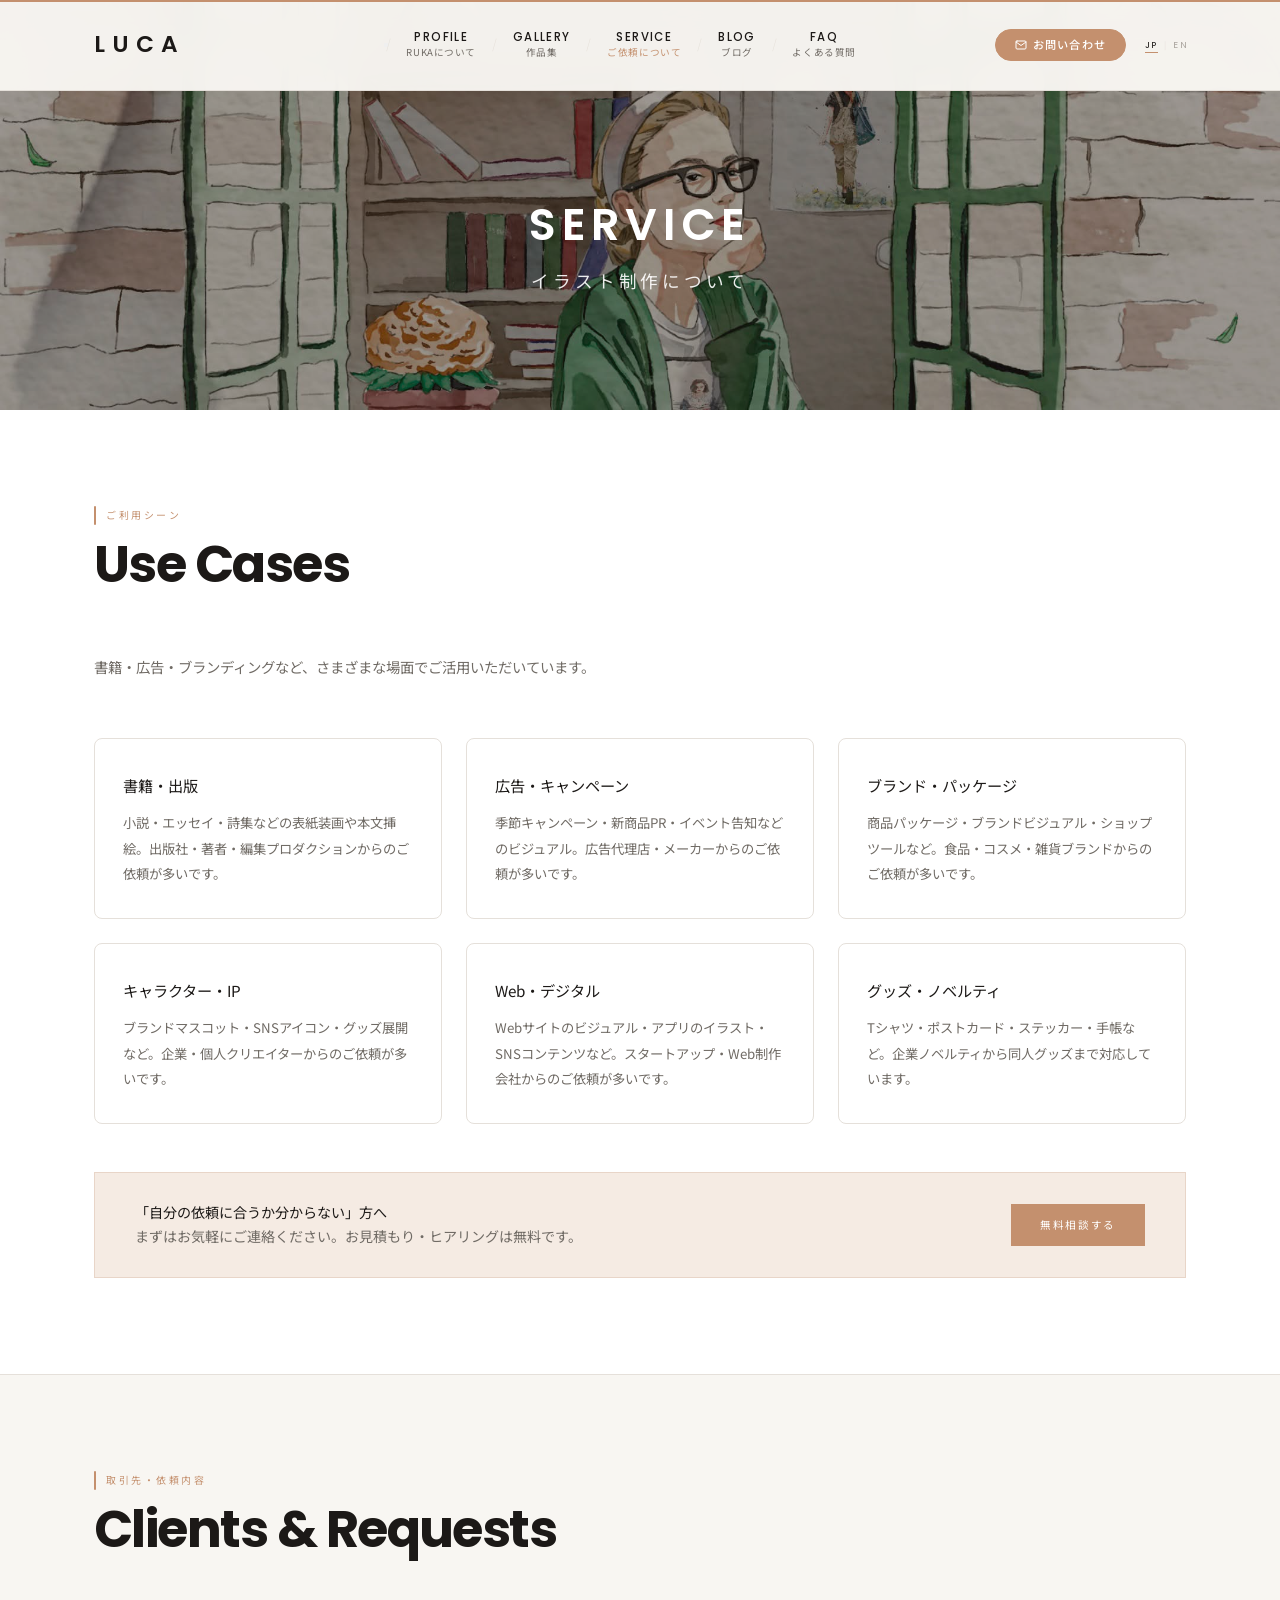
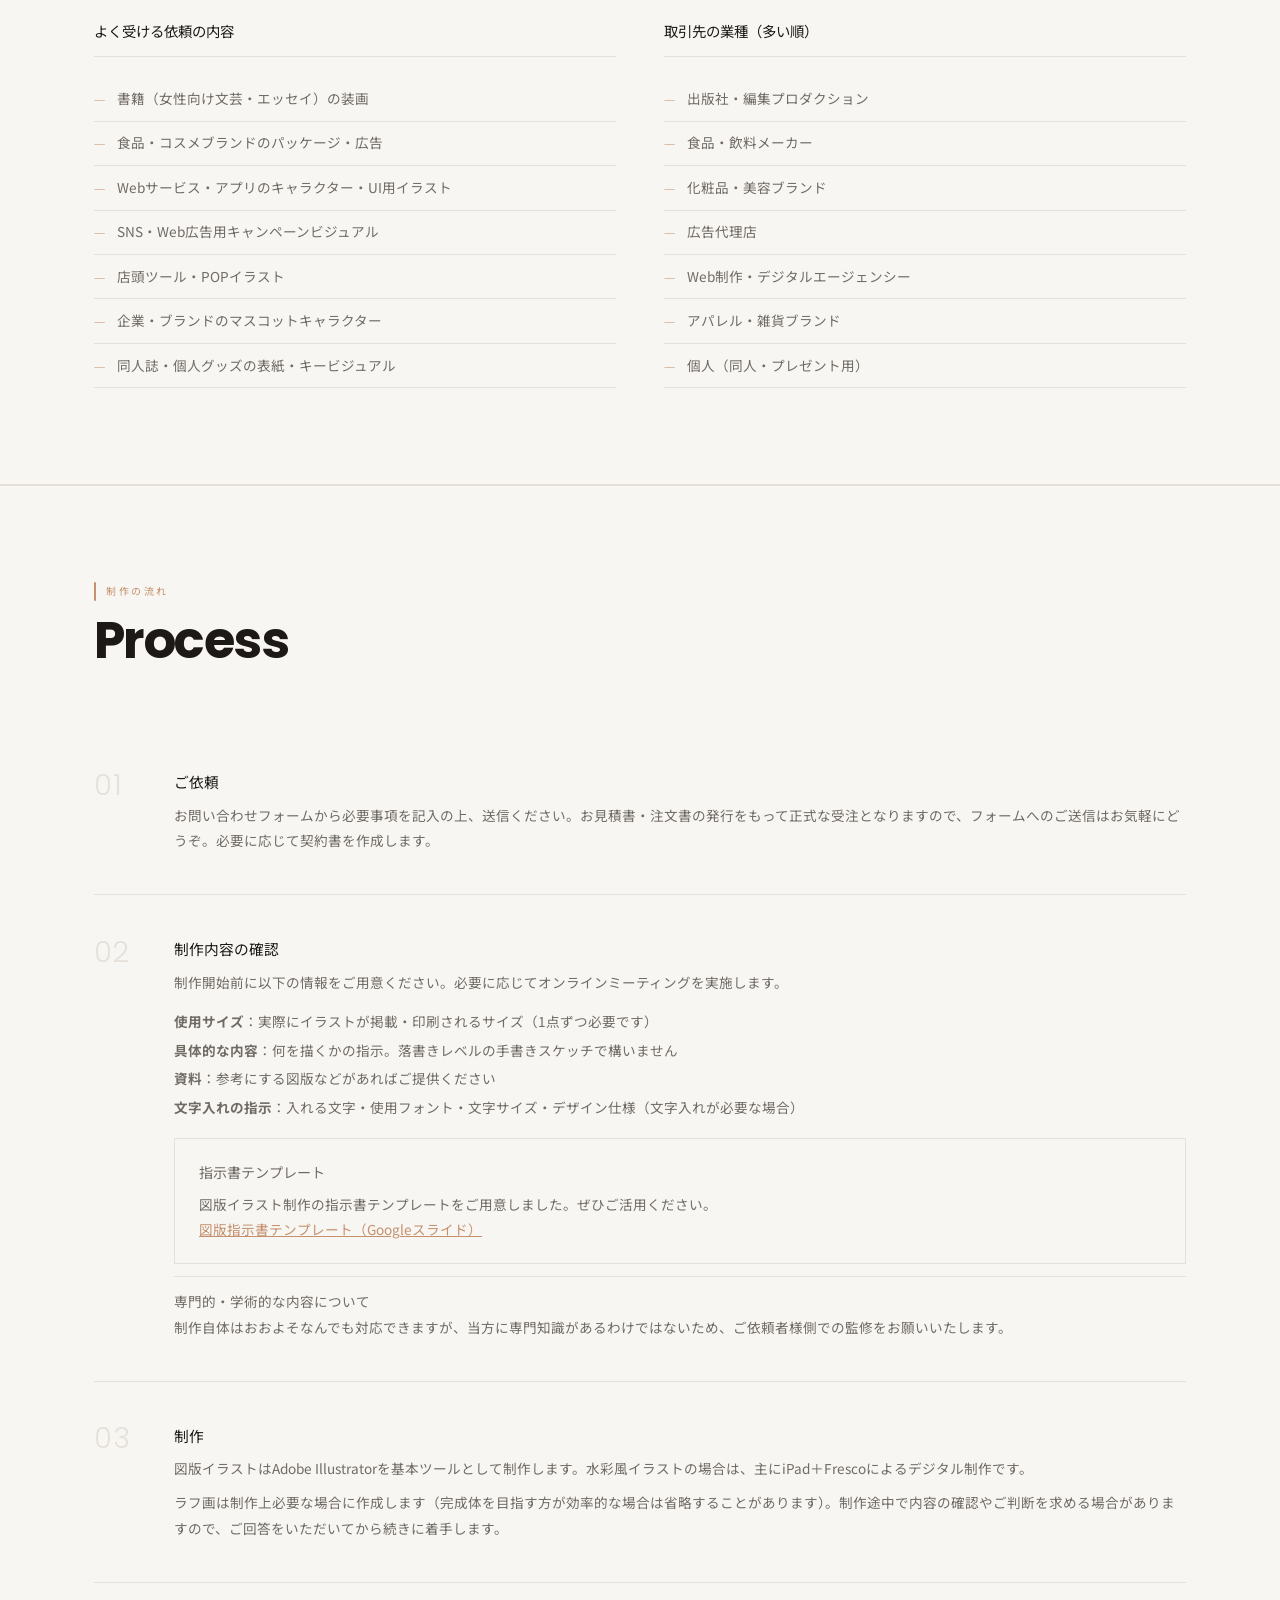
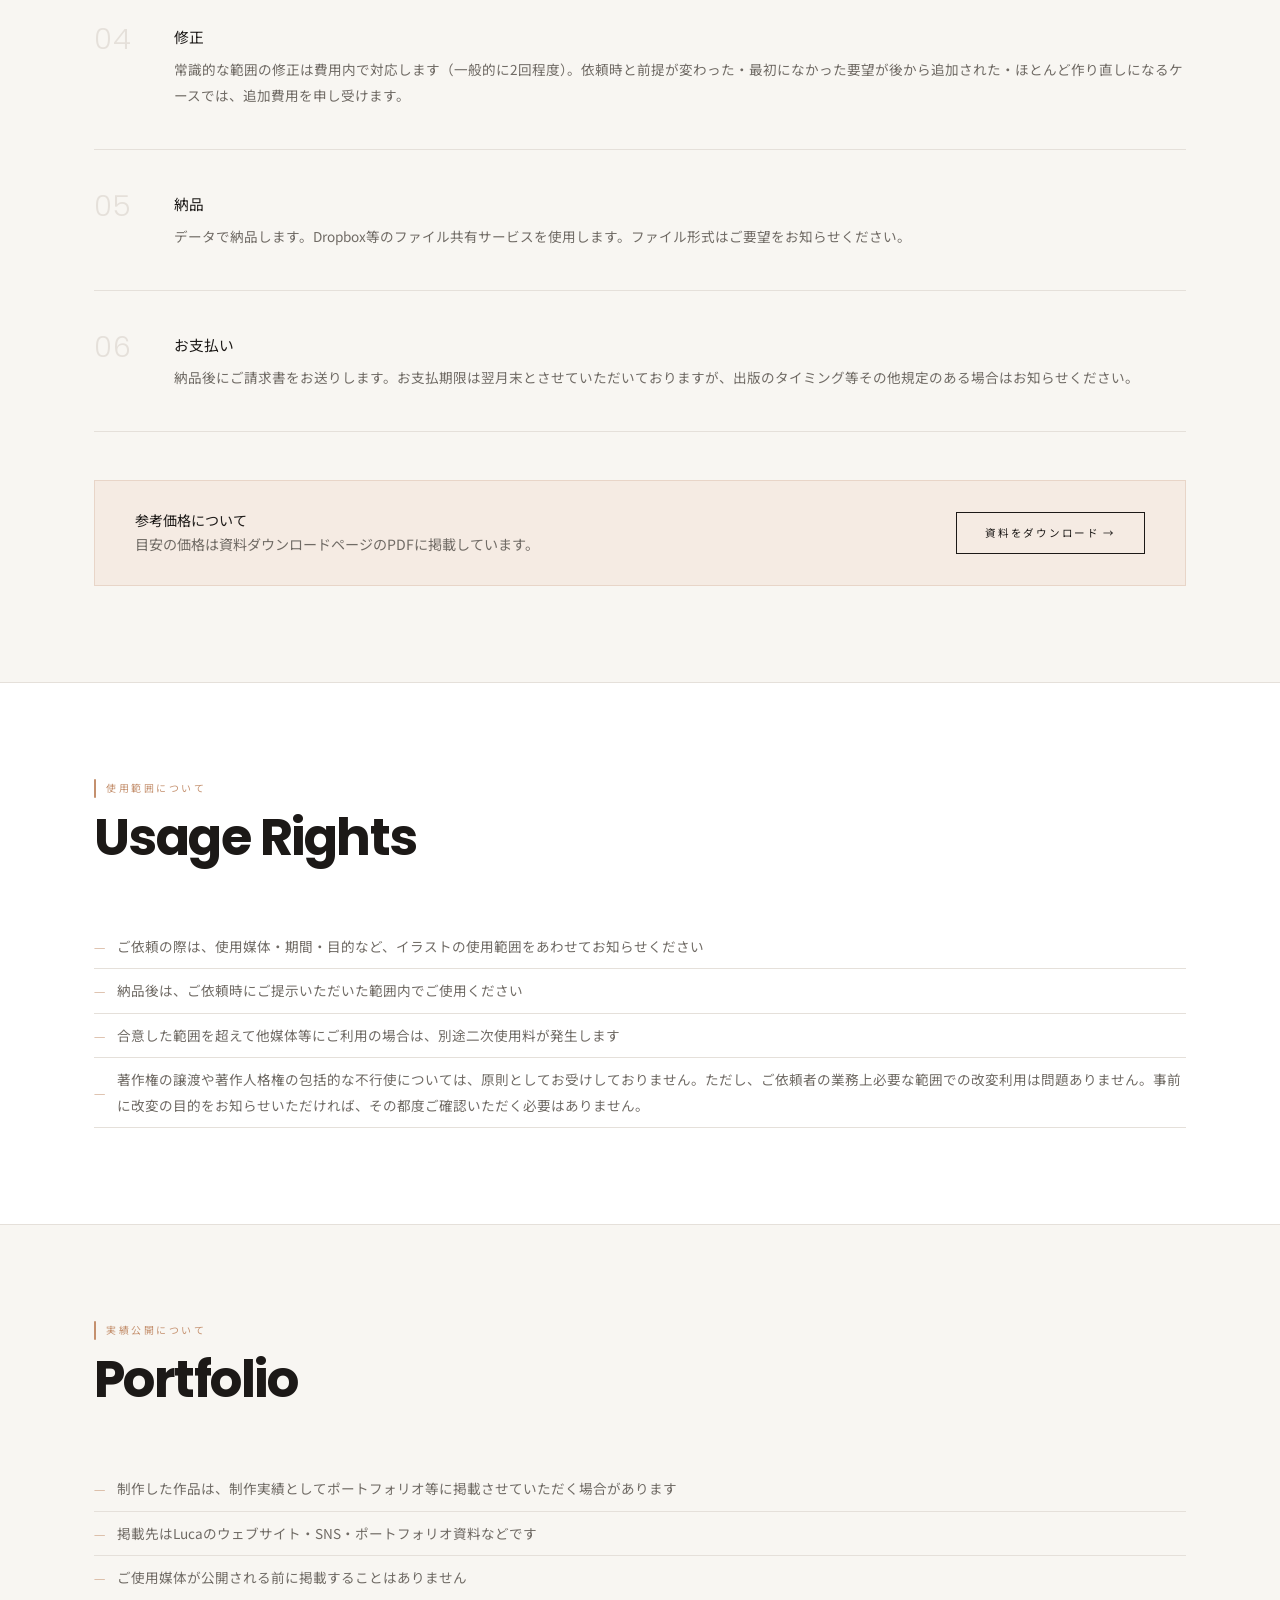
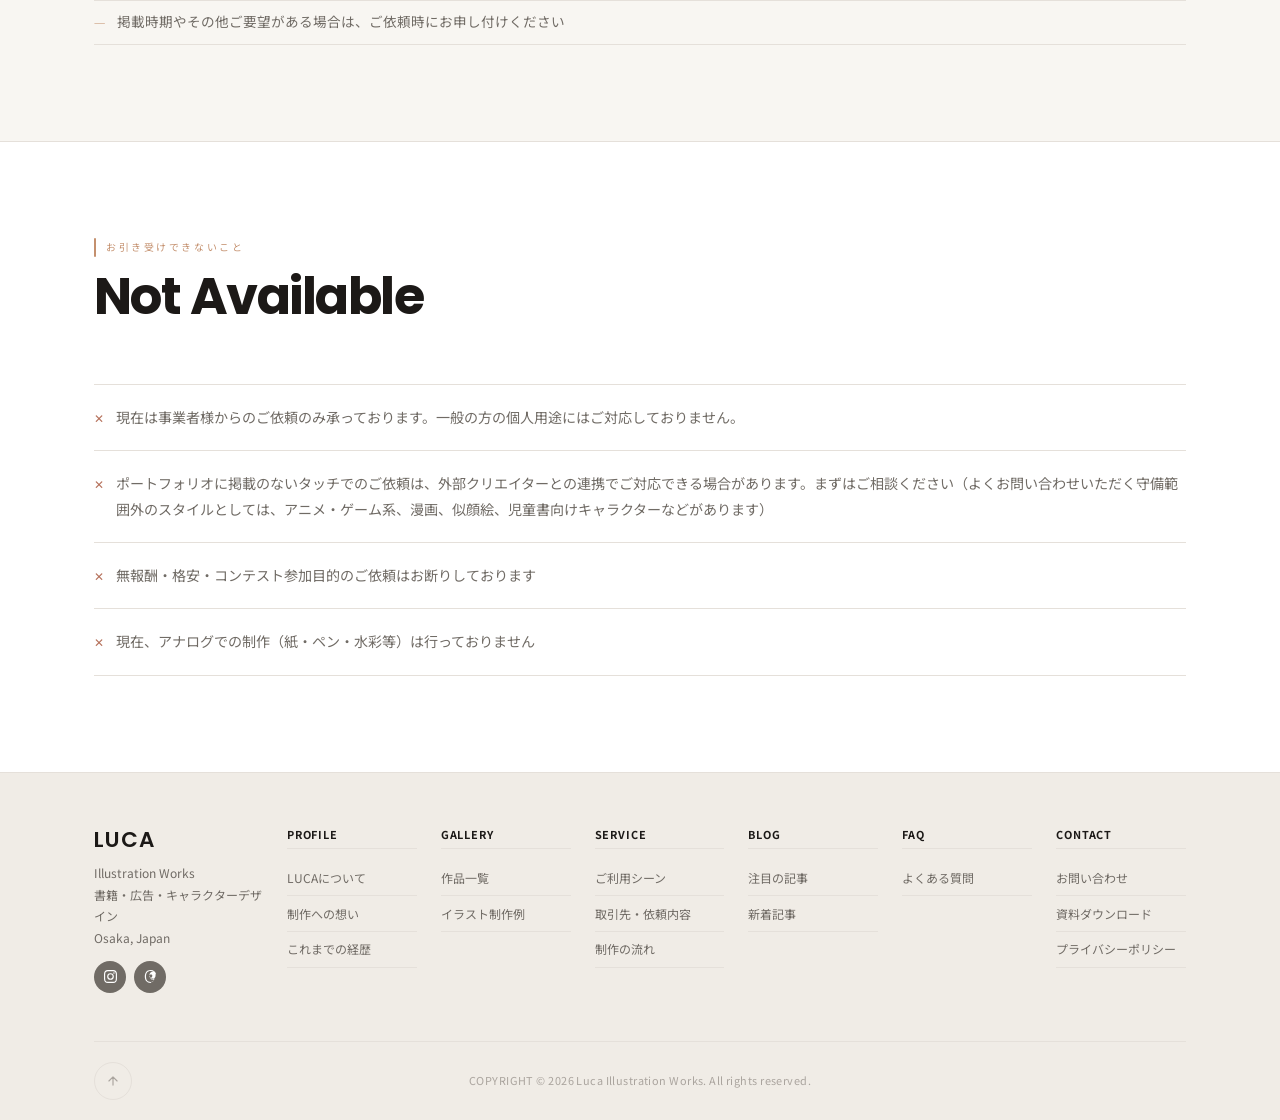
<file: service.html>
<!DOCTYPE html>
<html lang="ja">
<head>
  <meta charset="UTF-8">
  <meta name="viewport" content="width=device-width, initial-scale=1.0">
  <title>Service — LUCA Illustration Works</title>
  <link rel="stylesheet" href="style.css">
  <style>
    .sec  { padding: 6rem 0; }
    .sec-alt { padding: 6rem 0; background: var(--bg-soft); border-top: 1px solid var(--border); border-bottom: 1px solid var(--border); }
    .sec-body p { font-size: .9rem; color: var(--ink2); line-height: 2.1; margin-bottom: 1rem; }
    .sec-deco-title { font-size: clamp(2rem, 4vw, 3.5rem); }

    /* ── USE CASES ── */
    .usecase-grid {
      display: grid;
      grid-template-columns: repeat(3, 1fr);
      gap: 1.5rem;
      margin-top: 3.5rem;
    }
    .usecase-card { border: 1px solid var(--border); border-radius: 8px; padding: 2rem 1.75rem; transition: box-shadow .3s; }
    .usecase-card:hover { box-shadow: 0 6px 24px rgba(0,0,0,.06); }
    .usecase-card h3 { font-size: .95rem; font-weight: 400; margin-bottom: .65rem; }
    .usecase-card p  { font-size: .83rem; color: var(--ink2); line-height: 1.9; }

    /* ── CLIENT ── */
    .client-grid { display: grid; grid-template-columns: 1fr 1fr; gap: 3rem; margin-top: 3.5rem; }
    .client-col h3 { font-size: .9rem; font-weight: 400; margin-bottom: 1.25rem; padding-bottom: .75rem; border-bottom: 1px solid var(--border); }
    .client-list { list-style: none; }
    .client-list li {
      font-size: .85rem; color: var(--ink2); padding: .55rem 0;
      border-bottom: 1px solid var(--border); display: flex; align-items: center; gap: .75rem;
    }
    .client-list li::before { content: '—'; color: var(--accent); font-family: var(--font-en); }

    /* ── TOUCH ── */
    .touch-grid { display: grid; grid-template-columns: repeat(2, 1fr); gap: 1.5rem; margin-top: 3.5rem; }
    .touch-card { border: 1px solid var(--border); border-radius: 8px; overflow: hidden; }
    .touch-thumb { aspect-ratio: 4/3; background: var(--bg-muted); }
    .touch-thumb svg { width: 100%; height: 100%; display: block; }
    .touch-body  { padding: 1.75rem 2rem; }
    .touch-label { font-family: 'Poppins', sans-serif; font-size: .62rem; letter-spacing: .18em; text-transform: uppercase; color: var(--accent); margin-bottom: .5rem; }
    .touch-body h3 { font-size: .95rem; font-weight: 400; margin-bottom: .65rem; }
    .touch-body p  { font-size: .83rem; color: var(--ink2); line-height: 1.9; }
    .touch-uses { margin-top: 1rem; display: flex; flex-wrap: wrap; gap: .4rem; }
    .touch-uses span {
      font-size: .65rem; letter-spacing: .08em; background: var(--bg-soft);
      border: 1px solid var(--border); padding: .2rem .75rem; color: var(--ink3);
    }

    /* ── PRICING ── */
    .pricing-table { width: 100%; border-collapse: collapse; margin-top: 3.5rem; font-size: .88rem; }
    .pricing-table th {
      text-align: left; font-family: 'Poppins', sans-serif; font-size: .65rem; letter-spacing: .16em; text-transform: uppercase;
      color: var(--ink3); font-weight: 500; padding: .75rem 1.5rem;
      border-bottom: 1px solid var(--border); background: var(--bg-soft);
    }
    .pricing-table td { padding: 1.25rem 1.5rem; border-bottom: 1px solid var(--border); vertical-align: top; }
    .pricing-table tr:hover td { background: var(--bg-soft); }
    .p-name  { font-weight: 400; }
    .p-desc  { font-size: .82rem; color: var(--ink2); margin-top: .2rem; }
    .p-price { font-family: var(--font-en); font-size: 1.05rem; white-space: nowrap; }
    .p-days  { color: var(--ink3); font-size: .82rem; }
    .pricing-note {
      margin-top: 1.5rem; font-size: .8rem; color: var(--ink3);
      line-height: 1.9; padding: 1.25rem 1.5rem; border-left: 2px solid var(--border);
    }

    /* ── COPYRIGHT ── */
    .copyright-list { border-top: 1px solid var(--border); margin-top: 3.5rem; }
    .copyright-item {
      display: grid; grid-template-columns: 200px 1fr; gap: 2rem;
      padding: 1.5rem 0; border-bottom: 1px solid var(--border); font-size: .88rem;
    }
    .copyright-item .k { color: var(--ink); font-weight: 400; }
    .copyright-item .v { color: var(--ink2); line-height: 1.9; }

    /* ── NG ── */
    .ng-list { list-style: none; margin-top: 3.5rem; border-top: 1px solid var(--border); }
    .ng-list li {
      display: flex; align-items: baseline; gap: .75rem; padding: 1.25rem 0;
      border-bottom: 1px solid var(--border); font-size: .88rem; color: var(--ink2); line-height: 1.8;
    }
    .ng-list li::before { content: '✕'; color: #b5705a; font-size: .78rem; flex-shrink: 0; }

    /* ── DOWNLOAD ── */
    .dl-card {
      display: grid; grid-template-columns: 1fr auto; gap: 2rem; align-items: center;
      border: 1px solid var(--border); border-radius: 8px; background: var(--bg); padding: 2rem 2.5rem;
      margin-top: 1.5rem; transition: box-shadow .3s;
    }
    .dl-card:hover { box-shadow: 0 6px 24px rgba(0,0,0,.06); }
    .dl-card h3 { font-size: .95rem; font-weight: 400; margin-bottom: .4rem; }
    .dl-card p  { font-size: .82rem; color: var(--ink2); }
    .dl-meta    { font-size: .72rem; color: var(--ink3); margin-top: .4rem; }

    /* ── CALENDAR ── */
    .calendar-wrap { margin-top: 3.5rem; border: 1px solid var(--border); background: var(--bg-soft); padding: 3rem; }
    .calendar-placeholder {
      text-align: center; padding: 4rem 2rem; color: var(--ink3);
      font-size: .88rem; line-height: 2; border: 1px dashed var(--border);
    }
    .calendar-placeholder strong { display: block; font-size: 1rem; color: var(--ink2); margin-bottom: .5rem; }
    .cal-legend { display: flex; gap: 2rem; flex-wrap: wrap; margin-top: 2rem; }
    .cal-legend-item { display: flex; align-items: center; gap: .5rem; font-size: .78rem; color: var(--ink2); }
    .cal-dot { width: 10px; height: 10px; border-radius: 50%; }
    .cal-dot-open  { background: #9ab4a4; }
    .cal-dot-busy  { background: #c4906e; }
    .cal-dot-close { background: var(--border); }

    /* cta-inline responsive */
    .step-num { font-family: 'Poppins', sans-serif; font-size: 1.8rem; font-weight: 300; letter-spacing: .05em; }
    @media (max-width: 700px) {
      .cta-inline { flex-direction: column; align-items: flex-start; }
      .step { grid-template-columns: 1fr; gap: .5rem; }
      .step-num { font-size: 1.6rem; }
    }
    @media (max-width: 900px) {
      .usecase-grid { grid-template-columns: 1fr 1fr; }
      .client-grid  { grid-template-columns: 1fr; gap: 2rem; }
      .touch-grid   { grid-template-columns: 1fr; }
      .copyright-item { grid-template-columns: 1fr; gap: .5rem; }
      .dl-card      { grid-template-columns: 1fr; }
      .pricing-table .p-days { display: none; }
    }
    @media (max-width: 560px) {
      .usecase-grid { grid-template-columns: 1fr; }
    }
  </style>
</head>
<body>

<header>
  <div class="wrap">
    <a href="/" class="logo">LUCA</a>
    <nav id="nav">

      <div class="nav-accordion-item">
        <div class="nav-accordion-head">
          <a href="profile.html"><span class="nav-en">Profile</span><span class="nav-ja">RUKAについて</span></a>
          <button class="nav-toggle-btn" aria-expanded="false"><span>+</span></button>
        </div>
        <ul class="nav-sub-list">
          <li><a href="profile.html#about">LUCAについて</a></li>
          <li><a href="profile.html#philosophy">制作への想い</a></li>
          <li><a href="profile.html#career">これまでの経歴</a></li>
        </ul>
      </div>

      <div class="nav-accordion-item">
        <div class="nav-accordion-head">
          <a href="gallery.html"><span class="nav-en">Gallery</span><span class="nav-ja">作品集</span></a>
          <button class="nav-toggle-btn" aria-expanded="false"><span>+</span></button>
        </div>
        <ul class="nav-sub-list">
          <li><a href="gallery.html#works">作品一覧</a></li>
          <li><a href="gallery.html#examples">イラスト制作例</a></li>
        </ul>
      </div>

      <div class="nav-accordion-item">
        <div class="nav-accordion-head">
          <a href="service.html" class="active"><span class="nav-en">Service</span><span class="nav-ja">ご依頼について</span></a>
          <button class="nav-toggle-btn" aria-expanded="false"><span>+</span></button>
        </div>
        <ul class="nav-sub-list">
          <li><a href="service.html#usecases">ご利用シーン</a></li>
          <li><a href="service.html#clients">取引先・依頼内容</a></li>
          <li><a href="service.html#process">制作の流れ</a></li>
        </ul>
      </div>

      <div class="nav-accordion-item">
        <div class="nav-accordion-head">
          <a href="news.html"><span class="nav-en">Blog</span><span class="nav-ja">ブログ</span></a>
          <button class="nav-toggle-btn" aria-expanded="false"><span>+</span></button>
        </div>
        <ul class="nav-sub-list">
          <li><a href="news.html#blog">注目の記事</a></li>
          <li><a href="news.html#latest">新着記事</a></li>
        </ul>
      </div>

      <div class="nav-accordion-item nav-accordion-item--direct">
        <div class="nav-accordion-head">
          <a href="faq.html"><span class="nav-en">FAQ</span><span class="nav-ja">よくある質問</span></a>
        </div>
      </div>


      <div class="nav-lang">
        <button class="lang-sw-btn" data-lang="ja">JP</button>
        <span class="lang-sw-sep">|</span>
        <button class="lang-sw-btn" data-lang="en">EN</button>
      </div>
      <div class="nav-cta-wrap">
        <a href="contact.html" class="header-cta-btn header-cta-btn--fill"><svg width="14" height="14" viewBox="0 0 24 24" fill="none" stroke="currentColor" stroke-width="2" stroke-linecap="round" stroke-linejoin="round"><path d="M4 4h16c1.1 0 2 .9 2 2v12c0 1.1-.9 2-2 2H4c-1.1 0-2-.9-2-2V6c0-1.1.9-2 2-2z"/><polyline points="22,6 12,13 2,6"/></svg>お問い合わせ</a>
      
        <a href="download.html" class="header-cta-btn header-cta-btn--outline"><svg width="14" height="14" viewBox="0 0 24 24" fill="none" stroke="currentColor" stroke-width="2" stroke-linecap="round" stroke-linejoin="round"><path d="M21 15v4a2 2 0 0 1-2 2H5a2 2 0 0 1-2-2v-4"/><polyline points="7 10 12 15 17 10"/><line x1="12" y1="15" x2="12" y2="3"/></svg>資料ダウンロード</a>
      </div>

      <div class="nav-brand">
        <a href="/" class="nav-brand-logo">LUCA</a>
        <p class="nav-brand-tagline">Illustration Works<br>書籍・広告・キャラクターデザイン<br>Osaka, Japan</p>
        <div class="nav-brand-sns">
          <a href="https://www.instagram.com/imagen_luca?igsh=OGRra2x5NGVub3J4&utm_source=qr" class="ft-sns-icon" aria-label="Instagram" target="_blank" rel="noopener"><svg width="14" height="14" viewBox="0 0 24 24" fill="currentColor"><path d="M12 2.163c3.204 0 3.584.012 4.85.07 3.252.148 4.771 1.691 4.919 4.919.058 1.265.069 1.645.069 4.849 0 3.205-.012 3.584-.069 4.849-.149 3.225-1.664 4.771-4.919 4.919-1.266.058-1.644.07-4.85.07-3.204 0-3.584-.012-4.849-.07-3.26-.149-4.771-1.699-4.919-4.92-.058-1.265-.07-1.644-.07-4.849 0-3.204.013-3.583.07-4.849.149-3.227 1.664-4.771 4.919-4.919 1.266-.057 1.645-.069 4.849-.069zM12 0C8.741 0 8.333.014 7.053.072 2.695.272.273 2.69.073 7.052.014 8.333 0 8.741 0 12c0 3.259.014 3.668.072 4.948.2 4.358 2.618 6.78 6.98 6.98C8.333 23.986 8.741 24 12 24c3.259 0 3.668-.014 4.948-.072 4.354-.2 6.782-2.618 6.979-6.98.059-1.28.073-1.689.073-4.948 0-3.259-.014-3.667-.072-4.947-.196-4.354-2.617-6.78-6.979-6.98C15.668.014 15.259 0 12 0zm0 5.838a6.162 6.162 0 1 0 0 12.324 6.162 6.162 0 0 0 0-12.324zM12 16a4 4 0 1 1 0-8 4 4 0 0 1 0 8zm6.406-11.845a1.44 1.44 0 1 0 0 2.881 1.44 1.44 0 0 0 0-2.881z"/></svg></a>
          <a href="https://www.threads.com/@imagen_luca?igshid=NTc4MTIwNjQ2YQ==" class="ft-sns-icon" aria-label="Threads" target="_blank" rel="noopener"><svg width="14" height="14" viewBox="0 0 24 24" fill="currentColor"><path d="M12.186 24h-.007c-3.581-.024-6.334-1.205-8.184-3.509C2.35 18.44 1.5 15.586 1.472 12.01v-.017c.03-3.579.879-6.43 2.525-8.482C5.845 1.205 8.6.024 12.18 0h.014c2.746.02 5.043.725 6.826 2.098 1.702 1.31 2.807 3.171 3.288 5.529l-2.498.368c-.79-3.971-3.277-5.996-7.617-6.006-2.915.015-5.084.925-6.45 2.706C4.48 6.094 3.76 8.499 3.737 11.99c.024 3.494.745 5.9 2.006 7.299 1.367 1.782 3.537 2.69 6.455 2.706 2.668-.012 4.52-.707 5.62-2.113.813-1.026 1.254-2.537 1.314-4.494a9.856 9.856 0 0 1-.65.032c-3.46 0-6.16-1.165-7.495-3.108-.753-1.08-1.057-2.4-.884-3.82.196-1.614.94-3.01 2.074-3.926 1.09-.882 2.483-1.297 4.044-1.2 1.877.12 3.34.965 4.22 2.398.69 1.124.99 2.635.89 4.494l-.005.091c-.042.966-.227 1.845-.555 2.62-.47 1.115-1.218 1.944-2.218 2.46-.56.29-1.17.467-1.82.525l-.022.002c-.172.015-.345.022-.52.022-1.71 0-3.234-.593-4.41-1.715.126 1.04.44 1.838.95 2.367.655.693 1.674 1.038 3.029 1.026.65-.006 1.22-.094 1.7-.26l.826 2.334c-.764.27-1.637.42-2.597.432zm.314-10.065c.144.023.285.034.42.034.51 0 .952-.152 1.316-.452.508-.419.837-1.068.978-1.932.101-.621.094-1.214-.022-1.715-.181-.779-.61-1.315-1.274-1.592a3.226 3.226 0 0 0-1.093-.196c-.85 0-1.567.275-2.076.796-.508.52-.793 1.265-.848 2.21-.06 1.003.184 1.828.706 2.39.484.52 1.197.813 2.057.857l-.164-.4z"/></svg></a>
        </div>
      </div>

    </nav>
    <div class="header-cta">
      <a href="contact.html" class="header-cta-btn header-cta-btn--fill"><svg width="12" height="12" viewBox="0 0 24 24" fill="none" stroke="currentColor" stroke-width="2" stroke-linecap="round" stroke-linejoin="round"><path d="M4 4h16c1.1 0 2 .9 2 2v12c0 1.1-.9 2-2 2H4c-1.1 0-2-.9-2-2V6c0-1.1.9-2 2-2z"/><polyline points="22,6 12,13 2,6"/></svg>お問い合わせ</a>
    </div>
    <div class="lang-sw">
      <button class="lang-sw-btn" data-lang="ja">JP</button>
      <span class="lang-sw-sep">|</span>
      <button class="lang-sw-btn" data-lang="en">EN</button>
    </div>
    <button class="menu-btn" id="menuBtn" aria-label="メニューを開く">
      <span></span><span></span><span></span>
    </button>
  </div>
</header>

<div class="page-hero">
  <img class="page-hero-bg" src="images/mado.jpg" alt="">
  <div class="wrap">
    <h1 class="mv-en">Service</h1>
    <p class="mv-ja">イラスト制作について</p>
  </div>
</div>


<!-- どんな企画に用いられるか -->
<section class="sec" id="usecases">
  <div class="wrap">
    <div class="s-head">
      <span class="eyebrow">ご利用シーン</span>
      <h2 class="sec-deco-title">Use Cases</h2>
    </div>
    <div class="sec-body">
      <p>書籍・広告・ブランディングなど、さまざまな場面でご活用いただいています。</p>
    </div>
    <div class="usecase-grid">
      <div class="usecase-card">
        <h3>書籍・出版</h3>
        <p>小説・エッセイ・詩集などの表紙装画や本文挿絵。出版社・著者・編集プロダクションからのご依頼が多いです。</p>
      </div>
      <div class="usecase-card">
        <h3>広告・キャンペーン</h3>
        <p>季節キャンペーン・新商品PR・イベント告知などのビジュアル。広告代理店・メーカーからのご依頼が多いです。</p>
      </div>
      <div class="usecase-card">
        <h3>ブランド・パッケージ</h3>
        <p>商品パッケージ・ブランドビジュアル・ショップツールなど。食品・コスメ・雑貨ブランドからのご依頼が多いです。</p>
      </div>
      <div class="usecase-card">
        <h3>キャラクター・IP</h3>
        <p>ブランドマスコット・SNSアイコン・グッズ展開など。企業・個人クリエイターからのご依頼が多いです。</p>
      </div>
      <div class="usecase-card">
        <h3>Web・デジタル</h3>
        <p>Webサイトのビジュアル・アプリのイラスト・SNSコンテンツなど。スタートアップ・Web制作会社からのご依頼が多いです。</p>
      </div>
      <div class="usecase-card">
        <h3>グッズ・ノベルティ</h3>
        <p>Tシャツ・ポストカード・ステッカー・手帳など。企業ノベルティから同人グッズまで対応しています。</p>
      </div>
    </div>

    <!-- 途中CTA① -->
    <div class="cta-inline">
      <p><strong>「自分の依頼に合うか分からない」方へ</strong><br>まずはお気軽にご連絡ください。お見積もり・ヒアリングは無料です。</p>
      <a href="contact.html" class="btn btn-fill btn-sm" style="white-space:nowrap;">無料相談する</a>
    </div>
  </div>
</section>

<!-- 依頼が多い内容・取引先 -->
<section class="sec-alt" id="clients">
  <div class="wrap">
    <div class="s-head">
      <span class="eyebrow">取引先・依頼内容</span>
      <h2 class="sec-deco-title">Clients &amp; Requests</h2>
    </div>
    <div class="client-grid">
      <div class="client-col">
        <h3>よく受ける依頼の内容</h3>
        <ul class="client-list">
          <li>書籍（女性向け文芸・エッセイ）の装画</li>
          <li>食品・コスメブランドのパッケージ・広告</li>
          <li>Webサービス・アプリのキャラクター・UI用イラスト</li>
          <li>SNS・Web広告用キャンペーンビジュアル</li>
          <li>店頭ツール・POPイラスト</li>
          <li>企業・ブランドのマスコットキャラクター</li>
          <li>同人誌・個人グッズの表紙・キービジュアル</li>
        </ul>
      </div>
      <div class="client-col">
        <h3>取引先の業種（多い順）</h3>
        <ul class="client-list">
          <li>出版社・編集プロダクション</li>
          <li>食品・飲料メーカー</li>
          <li>化粧品・美容ブランド</li>
          <li>広告代理店</li>
          <li>Web制作・デジタルエージェンシー</li>
          <li>アパレル・雑貨ブランド</li>
          <li>個人（同人・プレゼント用）</li>
        </ul>
      </div>
    </div>
  </div>
</section>


<!-- 受注から納品の流れ -->
<section class="sec-alt" id="process">
  <div class="wrap">
    <div class="s-head">
      <span class="eyebrow">制作の流れ</span>
      <h2 class="sec-deco-title">Process</h2>
    </div>
    <div class="steps">
      <div class="step">
        <div class="step-num">01</div>
        <div class="step-body">
          <h3>ご依頼</h3>
          <p>お問い合わせフォームから必要事項を記入の上、送信ください。お見積書・注文書の発行をもって正式な受注となりますので、フォームへのご送信はお気軽にどうぞ。必要に応じて契約書を作成します。</p>
        </div>
      </div>
      <div class="step">
        <div class="step-num">02</div>
        <div class="step-body">
          <h3>制作内容の確認</h3>
          <p>制作開始前に以下の情報をご用意ください。必要に応じてオンラインミーティングを実施します。</p>
          <p style="margin-top:.75rem;line-height:2.1;">
            <strong>使用サイズ</strong>：実際にイラストが掲載・印刷されるサイズ（1点ずつ必要です）<br>
            <strong>具体的な内容</strong>：何を描くかの指示。落書きレベルの手書きスケッチで構いません<br>
            <strong>資料</strong>：参考にする図版などがあればご提供ください<br>
            <strong>文字入れの指示</strong>：入れる文字・使用フォント・文字サイズ・デザイン仕様（文字入れが必要な場合）
          </p>
          <p style="margin-top:1rem;padding:1.25rem 1.5rem;border:1px solid var(--border);background:var(--bg-soft);">
            <strong style="display:block;font-size:.88rem;font-weight:400;margin-bottom:.4rem;">指示書テンプレート</strong>
            図版イラスト制作の指示書テンプレートをご用意しました。ぜひご活用ください。<br>
            <a href="#" style="color:var(--accent);text-decoration:underline;font-size:.85rem;">図版指示書テンプレート（Googleスライド）</a>
          </p>
          <p style="margin-top:.75rem;padding-top:.75rem;border-top:1px solid var(--border);">
            <strong style="font-weight:400;">専門的・学術的な内容について</strong><br>
            制作自体はおおよそなんでも対応できますが、当方に専門知識があるわけではないため、ご依頼者様側での監修をお願いいたします。
          </p>
        </div>
      </div>
      <div class="step">
        <div class="step-num">03</div>
        <div class="step-body">
          <h3>制作</h3>
          <p>図版イラストはAdobe Illustratorを基本ツールとして制作します。水彩風イラストの場合は、主にiPad＋Frescoによるデジタル制作です。</p>
          <p style="margin-top:.5rem;">ラフ画は制作上必要な場合に作成します（完成体を目指す方が効率的な場合は省略することがあります）。制作途中で内容の確認やご判断を求める場合がありますので、ご回答をいただいてから続きに着手します。</p>
        </div>
      </div>
      <div class="step">
        <div class="step-num">04</div>
        <div class="step-body">
          <h3>修正</h3>
          <p>常識的な範囲の修正は費用内で対応します（一般的に2回程度）。依頼時と前提が変わった・最初になかった要望が後から追加された・ほとんど作り直しになるケースでは、追加費用を申し受けます。</p>
        </div>
      </div>
      <div class="step">
        <div class="step-num">05</div>
        <div class="step-body">
          <h3>納品</h3>
          <p>データで納品します。Dropbox等のファイル共有サービスを使用します。ファイル形式はご要望をお知らせください。</p>
        </div>
      </div>
      <div class="step">
        <div class="step-num">06</div>
        <div class="step-body">
          <h3>お支払い</h3>
          <p>納品後にご請求書をお送りします。お支払期限は翌月末とさせていただいておりますが、出版のタイミング等その他規定のある場合はお知らせください。</p>
        </div>
      </div>

    <div class="cta-inline" style="margin-top:3rem;">
      <p><strong>参考価格について</strong><br>目安の価格は資料ダウンロードページのPDFに掲載しています。</p>
      <a href="download.html" class="btn btn-sm" style="white-space:nowrap;">資料をダウンロード →</a>
    </div>
  </div>
</section>

<!-- 使用範囲について -->
<section class="sec">
  <div class="wrap">
    <div class="s-head">
      <span class="eyebrow">使用範囲について</span>
      <h2 class="sec-deco-title">Usage Rights</h2>
    </div>
    <ul class="client-list" style="margin-top:3.5rem;">
      <li>ご依頼の際は、使用媒体・期間・目的など、イラストの使用範囲をあわせてお知らせください</li>
      <li>納品後は、ご依頼時にご提示いただいた範囲内でご使用ください</li>
      <li>合意した範囲を超えて他媒体等にご利用の場合は、別途二次使用料が発生します</li>
      <li>著作権の譲渡や著作人格権の包括的な不行使については、原則としてお受けしておりません。ただし、ご依頼者の業務上必要な範囲での改変利用は問題ありません。事前に改変の目的をお知らせいただければ、その都度ご確認いただく必要はありません。</li>
    </ul>
  </div>
</section>


<!-- 制作実績公開について -->
<section class="sec-alt">
  <div class="wrap">
    <div class="s-head">
      <span class="eyebrow">実績公開について</span>
      <h2 class="sec-deco-title">Portfolio</h2>
    </div>
    <ul class="client-list" style="margin-top:3.5rem;">
      <li>制作した作品は、制作実績としてポートフォリオ等に掲載させていただく場合があります</li>
      <li>掲載先はLucaのウェブサイト・SNS・ポートフォリオ資料などです</li>
      <li>ご使用媒体が公開される前に掲載することはありません</li>
      <li>掲載時期やその他ご要望がある場合は、ご依頼時にお申し付けください</li>
    </ul>
  </div>
</section>

<!-- お引き受けできないこと -->
<section class="sec">
  <div class="wrap">
    <div class="s-head">
      <span class="eyebrow">お引き受けできないこと</span>
      <h2 class="sec-deco-title">Not Available</h2>
    </div>
    <ul class="ng-list">
      <li>現在は事業者様からのご依頼のみ承っております。一般の方の個人用途にはご対応しておりません。</li>
      <li>ポートフォリオに掲載のないタッチでのご依頼は、外部クリエイターとの連携でご対応できる場合があります。まずはご相談ください（よくお問い合わせいただく守備範囲外のスタイルとしては、アニメ・ゲーム系、漫画、似顔絵、児童書向けキャラクターなどがあります）</li>
      <li>無報酬・格安・コンテスト参加目的のご依頼はお断りしております</li>
      <li>現在、アナログでの制作（紙・ペン・水彩等）は行っておりません</li>
    </ul>
  </div>
</section>

<footer>
  <div class="wrap">

    <div class="ft-sitemap">

      <div class="ft-brand-lead">
        <a href="/" class="ft-logo-link">LUCA</a>
        <p class="ft-tagline">Illustration Works<br>書籍・広告・キャラクターデザイン<br>Osaka, Japan</p>
        <div class="ft-sns-row">
          <a href="https://www.instagram.com/imagen_luca?igsh=OGRra2x5NGVub3J4&utm_source=qr" class="ft-sns-icon" aria-label="Instagram" target="_blank" rel="noopener"><svg width="13" height="13" viewBox="0 0 24 24" fill="currentColor"><path d="M12 2.163c3.204 0 3.584.012 4.85.07 3.252.148 4.771 1.691 4.919 4.919.058 1.265.069 1.645.069 4.849 0 3.205-.012 3.584-.069 4.849-.149 3.225-1.664 4.771-4.919 4.919-1.266.058-1.644.07-4.85.07-3.204 0-3.584-.012-4.849-.07-3.26-.149-4.771-1.699-4.919-4.92-.058-1.265-.07-1.644-.07-4.849 0-3.204.013-3.583.07-4.849.149-3.227 1.664-4.771 4.919-4.919 1.266-.057 1.645-.069 4.849-.069zM12 0C8.741 0 8.333.014 7.053.072 2.695.272.273 2.69.073 7.052.014 8.333 0 8.741 0 12c0 3.259.014 3.668.072 4.948.2 4.358 2.618 6.78 6.98 6.98C8.333 23.986 8.741 24 12 24c3.259 0 3.668-.014 4.948-.072 4.354-.2 6.782-2.618 6.979-6.98.059-1.28.073-1.689.073-4.948 0-3.259-.014-3.667-.072-4.947-.196-4.354-2.617-6.78-6.979-6.98C15.668.014 15.259 0 12 0zm0 5.838a6.162 6.162 0 1 0 0 12.324 6.162 6.162 0 0 0 0-12.324zM12 16a4 4 0 1 1 0-8 4 4 0 0 1 0 8zm6.406-11.845a1.44 1.44 0 1 0 0 2.881 1.44 1.44 0 0 0 0-2.881z"/></svg></a>
          <a href="https://www.threads.com/@imagen_luca?igshid=NTc4MTIwNjQ2YQ==" class="ft-sns-icon" aria-label="Threads" target="_blank" rel="noopener"><svg width="13" height="13" viewBox="0 0 24 24" fill="currentColor"><path d="M12.186 24h-.007c-3.581-.024-6.334-1.205-8.184-3.509C2.35 18.44 1.5 15.586 1.472 12.01v-.017c.03-3.579.879-6.43 2.525-8.482C5.845 1.205 8.6.024 12.18 0h.014c2.746.02 5.043.725 6.826 2.098 1.702 1.31 2.807 3.171 3.288 5.529l-2.498.368c-.79-3.971-3.277-5.996-7.617-6.006-2.915.015-5.084.925-6.45 2.706C4.48 6.094 3.76 8.499 3.737 11.99c.024 3.494.745 5.9 2.006 7.299 1.367 1.782 3.537 2.69 6.455 2.706 2.668-.012 4.52-.707 5.62-2.113.813-1.026 1.254-2.537 1.314-4.494a9.856 9.856 0 0 1-.65.032c-3.46 0-6.16-1.165-7.495-3.108-.753-1.08-1.057-2.4-.884-3.82.196-1.614.94-3.01 2.074-3.926 1.09-.882 2.483-1.297 4.044-1.2 1.877.12 3.34.965 4.22 2.398.69 1.124.99 2.635.89 4.494l-.005.091c-.042.966-.227 1.845-.555 2.62-.47 1.115-1.218 1.944-2.218 2.46-.56.29-1.17.467-1.82.525l-.022.002c-.172.015-.345.022-.52.022-1.71 0-3.234-.593-4.41-1.715.126 1.04.44 1.838.95 2.367.655.693 1.674 1.038 3.029 1.026.65-.006 1.22-.094 1.7-.26l.826 2.334c-.764.27-1.637.42-2.597.432zm.314-10.065c.144.023.285.034.42.034.51 0 .952-.152 1.316-.452.508-.419.837-1.068.978-1.932.101-.621.094-1.214-.022-1.715-.181-.779-.61-1.315-1.274-1.592a3.226 3.226 0 0 0-1.093-.196c-.85 0-1.567.275-2.076.796-.508.52-.793 1.265-.848 2.21-.06 1.003.184 1.828.706 2.39.484.52 1.197.813 2.057.857l-.164-.4z"/></svg></a>
        </div>
      </div>

      <div>
        <p class="ft-col-name"><a href="profile.html">Profile</a></p>
        <ul class="ft-col-links">
          <li><a href="profile.html#about">LUCAについて</a></li>
          <li><a href="profile.html#philosophy">制作への想い</a></li>
          <li><a href="profile.html#career">これまでの経歴</a></li>
        </ul>
      </div>

      <div>
        <p class="ft-col-name"><a href="gallery.html">Gallery</a></p>
        <ul class="ft-col-links">
          <li><a href="gallery.html#works">作品一覧</a></li>
          <li><a href="gallery.html#examples">イラスト制作例</a></li>
        </ul>
      </div>

      <div>
        <p class="ft-col-name"><a href="service.html">Service</a></p>
        <ul class="ft-col-links">
          <li><a href="service.html#usecases">ご利用シーン</a></li>
          <li><a href="service.html#clients">取引先・依頼内容</a></li>
          <li><a href="service.html#process">制作の流れ</a></li>
        </ul>
      </div>

      <div>
        <p class="ft-col-name"><a href="news.html">Blog</a></p>
        <ul class="ft-col-links">
          <li><a href="news.html#blog">注目の記事</a></li>
          <li><a href="news.html#latest">新着記事</a></li>
        </ul>
      </div>

      <div>
        <p class="ft-col-name"><a href="faq.html">FAQ</a></p>
        <ul class="ft-col-links">
          <li><a href="faq.html#faq">よくある質問</a></li>
        </ul>
      </div>

      <div>
        <p class="ft-col-name"><a href="contact.html">Contact</a></p>
        <ul class="ft-col-links">
          <li><a href="contact.html">お問い合わせ</a></li>
          <li><a href="download.html">資料ダウンロード</a></li>
          <li><a href="privacy.html">プライバシーポリシー</a></li>
        </ul>
      </div>

    </div>

    <div class="ft-bar">
      <a href="#" class="ft-back-top" aria-label="ページトップへ">
        <svg width="14" height="14" viewBox="0 0 24 24" fill="none" stroke="currentColor" stroke-width="2" stroke-linecap="round" stroke-linejoin="round"><path d="M12 19V5M5 12l7-7 7 7"/></svg>
      </a>
      <p class="ft-copy">COPYRIGHT &copy; 2026 Luca Illustration Works. All rights reserved.</p>
    </div>

  </div>
</footer>

<script>
  const btn = document.getElementById('menuBtn');
  const nav = document.getElementById('nav');
  const overlay = document.createElement('div');
  overlay.className = 'nav-overlay';
  document.body.appendChild(overlay);
  const closeBtn = document.createElement('button');
  closeBtn.className = 'nav-close-btn';
  closeBtn.setAttribute('aria-label', 'メニューを閉じる');
  closeBtn.innerHTML = '<span></span><span></span>';
  nav.prepend(closeBtn);
  function closeMenu() {
    btn.classList.remove('open');
    nav.classList.remove('open');
    overlay.classList.remove('open');
    document.body.style.overflow = '';
  }
  btn.addEventListener('click', () => {
    const isOpen = nav.classList.toggle('open');
    btn.classList.toggle('open', isOpen);
    overlay.classList.toggle('open', isOpen);
    document.body.style.overflow = isOpen ? 'hidden' : '';
  });
  overlay.addEventListener('click', closeMenu);
  closeBtn.addEventListener('click', closeMenu);


  // Scroll animation
  (function(){
    const SELS = [
      '.eyebrow', '.section-title', '.s-head',
      '.contact-sub-h2', '.work-cat', '.work-title', '.work-meta-row',
      '.works-grid > *', '.pickup-grid > *', '.latest-grid > *', '.posts-grid > *',
      '.visual-sub-grid > *', '.visual-main',
      '.card', '.blog-card', '.ex-card', '.cdl-card', '.pg-card', '.pg-card',
      '.step',
      'details',
      '.contact-sub-grid > div',
      '.contact-steps', '.contact-form-head', '.contact-form-body',
      '.detail-body section', '.data-table',
      '.ft-grid', '.cta-band', '.cta-inline',
      '.pagination-grid > *',
      '.sidebar-sec',
      '.faq-toc', '.faq-cat',
      '.featured-card', '.featured-body',
      '.about-photo', '.philosophy-grid', '.career-item',
      '.stats-strip', '.price-row', '.dl-card',
      '.blog-layout > *', '.blog-sidebar > *'
    ].join(',');
    const all = Array.from(document.querySelectorAll(SELS));
    const els = all.filter(el => !el.closest('.hero-full, .page-hero, .hero-scroll, .header-cta, header, .lang-sw'));
    els.forEach(el => el.classList.add('anim'));
    const io = new IntersectionObserver(entries => {
      entries.forEach(e => {
        if (e.isIntersecting) { e.target.classList.add('anim-in'); io.unobserve(e.target); }
      });
    }, { threshold: 0.07 });
    els.forEach(el => io.observe(el));
  })();

  // Language switcher
  (function() {
    const langBtns = document.querySelectorAll('.lang-sw-btn');
    const saved = localStorage.getItem('lang') || 'ja';
    document.documentElement.lang = saved;
    document.body.classList.toggle('lang-en', saved === 'en');
    langBtns.forEach(b => b.classList.toggle('active', b.dataset.lang === saved));
    langBtns.forEach(b => b.addEventListener('click', () => {
      const l = b.dataset.lang;
      localStorage.setItem('lang', l);
      document.documentElement.lang = l;
      document.body.classList.toggle('lang-en', l === 'en');
      langBtns.forEach(x => x.classList.toggle('active', x.dataset.lang === l));
    }));
  })();

  // Accordion nav
  document.querySelectorAll('.nav-toggle-btn').forEach(function(btn) {
    btn.addEventListener('click', function() {
      var item = this.closest('.nav-accordion-item');
      var sub = item.querySelector('.nav-sub-list');
      var isOpen = this.getAttribute('aria-expanded') === 'true';
      if (isOpen) {
        sub.classList.remove('open');
        this.setAttribute('aria-expanded', 'false');
      } else {
        sub.classList.add('open');
        this.setAttribute('aria-expanded', 'true');
      }
    });
  });
</script>
</body>
</html>
</file>
<file: style.css>
@import url('https://fonts.googleapis.com/css2?family=Cormorant+Garamond:ital,wght@0,300;0,400;1,300;1,400&family=Noto+Sans+JP:wght@300;400&family=Noto+Serif+JP:wght@300;400&family=Poppins:wght@500;600&display=swap');

:root {
  --bg:         #ffffff;
  --bg-soft:    #f8f6f2;
  --bg-muted:   #f0ece6;
  --border:     #e5e0da;
  --ink:        #1c1917;
  --ink2:       #706b65;
  --ink3:       #aaa49e;
  --accent:     #c4906e;
  --accent-dk:  #a87858;
  --accent-bg:  #f5ebe3;
  --font-en:        'Cormorant Garamond', Georgia, serif;
  --font-ja:        'Noto Sans JP', sans-serif;
  --font-ja-serif:  'Noto Serif JP', 'Yu Mincho', 'Hiragino Mincho Pro', serif;
  --max:        1140px;
  --hh:         90px;
}

*, *::before, *::after { box-sizing: border-box; margin: 0; padding: 0; }
html { scroll-behavior: smooth; }
body {
  background: var(--bg);
  color: var(--ink);
  font-family: var(--font-ja);
  font-weight: 400;
  font-size: 15px;
  line-height: 1.9;
}
a { color: inherit; text-decoration: none; }
img { max-width: 100%; display: block; }

/* ── LAYOUT ─────────────────────────────── */
.wrap { max-width: var(--max); margin: 0 auto; padding: 0 1.5rem; }

/* ── HEADER ─────────────────────────────── */
header {
  position: fixed;
  inset: 0 0 auto;
  z-index: 200;
  background: rgba(248,246,242,.97);
  backdrop-filter: blur(16px);
  -webkit-backdrop-filter: blur(16px);
  box-shadow: 0 1px 0 var(--border);
}
header::before {
  content: '';
  position: absolute;
  top: 0; left: 0; right: 0;
  height: 2px;
  background: var(--accent);
}
header .wrap {
  display: flex;
  align-items: center;
  justify-content: center;
  height: var(--hh);
  position: relative;
}
.logo {
  font-family: 'Poppins', sans-serif;
  font-size: 1.45rem;
  font-weight: 600;
  letter-spacing: 0.3em;
  text-transform: uppercase;
  line-height: 1;
  position: absolute;
  left: 1.5rem;
  color: var(--ink);
  transition: opacity .2s;
}
.logo:hover { opacity: .7; }
.logo small {
  display: block;
  font-size: 0.55rem;
  letter-spacing: 0.22em;
  color: var(--accent);
  font-weight: 400;
  margin-top: 6px;
  text-transform: uppercase;
}
/* ── HEADER CTA ─────────────────────────── */
.header-cta {
  position: absolute;
  right: calc(1rem + 68px);
  display: flex;
  align-items: center;
  gap: .5rem;
}
.header-cta-btn {
  display: flex;
  align-items: center;
  gap: .4rem;
  padding: .55rem 1.2rem;
  border-radius: 2rem;
  font-size: .7rem;
  letter-spacing: .1em;
  font-weight: 500;
  white-space: nowrap;
  transition: background .2s, color .2s, border-color .2s;
  line-height: 1;
}
.header-cta-btn--outline {
  border: 1px solid var(--border);
  color: var(--ink2);
  background: transparent;
}
.header-cta-btn--outline:hover { border-color: var(--accent); color: var(--accent); }
.header-cta-btn--fill {
  background: var(--accent);
  color: #fff;
  border: 1px solid var(--accent);
}
.header-cta-btn--fill:hover { background: var(--accent-dk); border-color: var(--accent-dk); }
.header-cta-btn svg { flex-shrink: 0; }

/* Language switcher */
.lang-sw {
  position: absolute;
  right: 1rem;
  display: flex;
  align-items: center;
  gap: 0;
}
.lang-sw-btn {
  background: none;
  border: none;
  cursor: pointer;
  font-family: 'Poppins', sans-serif;
  font-size: .58rem;
  letter-spacing: .14em;
  color: var(--ink3);
  padding: .3rem .38rem;
  line-height: 1;
  transition: color .2s;
  position: relative;
}
.lang-sw-btn::after {
  content: '';
  position: absolute;
  bottom: .1rem;
  left: .38rem;
  right: .38rem;
  height: 1px;
  background: var(--accent);
  transform: scaleX(0);
  transition: transform .25s;
}
.lang-sw-btn.active { color: var(--ink); }
.lang-sw-btn.active::after { transform: scaleX(1); }
.lang-sw-btn:hover { color: var(--ink2); }
.lang-sw-sep { font-size: .5rem; color: var(--border); user-select: none; padding: 0 .05rem; }

nav { display: flex; gap: 0; align-items: center; }

/* アコーディオンアイテム（デスクトップ） */
.nav-accordion-item { position: relative; }
.nav-accordion-head > a {
  display: flex;
  flex-direction: column;
  align-items: center;
  gap: .28rem;
  padding: 0 1.15rem;
  position: relative;
  transition: color .2s;
  text-decoration: none;
  color: var(--ink);
}
/* slash separator */
.nav-accordion-head > a::before {
  content: '/';
  position: absolute;
  left: 0;
  top: 50%;
  transform: translate(-50%, -50%);
  color: var(--border);
  font-family: var(--font-en);
  font-size: .9rem;
  font-weight: 300;
  pointer-events: none;
}
.nav-accordion-item:first-child .nav-accordion-head > a::before { display: none; }
.nav-accordion-item--direct .nav-accordion-head > a { padding-right: 2.5rem; }
/* トグルボタン・サブリストはデスクトップ非表示 */
.nav-toggle-btn { display: none; }
.nav-sub-list { display: none; }

.nav-en {
  font-family: 'Poppins', sans-serif;
  font-size: .72rem;
  letter-spacing: .12em;
  text-transform: uppercase;
  color: var(--ink);
  font-weight: 500;
  line-height: 1;
  white-space: nowrap;
  transition: color .2s;
}
.nav-ja {
  font-size: .6rem;
  letter-spacing: .06em;
  color: var(--ink2);
  font-weight: 400;
  line-height: 1;
  white-space: nowrap;
  transition: color .2s;
}
.nav-accordion-head > a:hover .nav-en,
.nav-accordion-head > a:hover .nav-ja { color: var(--accent); }
.nav-accordion-head > a.active .nav-en { color: var(--ink); }
.nav-accordion-head > a.active .nav-ja { color: var(--accent); }

.menu-btn {
  display: none;
  flex-direction: column;
  justify-content: center;
  gap: 5px;
  background: none;
  border: none;
  cursor: pointer;
  padding: 6px;
  width: 34px;
}
.menu-btn span {
  display: block;
  width: 22px;
  height: 2px;
  background: var(--ink);
  border-radius: 2px;
  transition: transform .35s cubic-bezier(.4,0,.2,1), opacity .25s ease;
}
.menu-btn.open span:nth-child(1) { transform: translateY(7px) rotate(45deg); }
.menu-btn.open span:nth-child(2) { opacity: 0; transform: scaleX(0); }
.menu-btn.open span:nth-child(3) { transform: translateY(-7px) rotate(-45deg); }

/* ── FOOTER ─────────────────────────────── */
footer {
  background: var(--bg-muted);
  border-top: 1px solid var(--border);
  padding: 0;
}

.ft-logo-link {
  font-family: 'Poppins', sans-serif;
  font-weight: 600;
  font-size: 1.35rem;
  line-height: 1;
  letter-spacing: .04em;
  color: var(--ink);
  text-decoration: none;
  display: block;
  margin-bottom: .75rem;
}
.ft-tagline {
  font-size: .75rem;
  color: var(--ink2);
  line-height: 1.8;
}

/* ── サイトマップ（ブランド込み） ── */
.ft-sitemap {
  display: grid;
  grid-template-columns: 1.3fr repeat(6, 1fr);
  gap: 1.5rem;
  padding: 3.5rem 0 3rem;
  border-bottom: 1px solid var(--border);
  align-items: start;
}

/* ── 共通カラムスタイル ── */
.ft-col-name {
  font-size: .68rem;
  line-height: 1;
  font-weight: 700;
  color: var(--ink);
  padding-bottom: .5rem;
  border-bottom: 1px solid var(--border);
  margin-bottom: .75rem;
  letter-spacing: .08em;
  text-transform: uppercase;
}
.ft-col-name a {
  color: inherit;
  text-decoration: none;
  transition: color .2s;
}
.ft-col-name a:hover { color: var(--accent); }
.ft-col-info {
  font-size: .75rem;
  color: var(--ink2);
  line-height: 1.8;
  margin-bottom: .5rem;
}
.ft-col-links { list-style: none; }
.ft-col-links li { border-bottom: 1px solid var(--border); }
.ft-col-links a {
  display: block;
  padding: .38rem 0;
  font-size: .75rem;
  color: var(--ink2);
  text-decoration: none;
  transition: color .2s, padding-left .15s;
}
.ft-col-links a:hover { color: var(--ink); padding-left: .3rem; }

/* ── SNS ── */
.ft-sns-row { display: flex; gap: .5rem; margin-top: .75rem; }
.ft-sns-icon {
  width: 32px; height: 32px;
  border-radius: 50%;
  background: var(--ink2);
  color: #fff;
  display: grid;
  place-items: center;
  transition: background .2s;
  flex-shrink: 0;
}
.ft-sns-icon:hover { background: var(--ink); }
.ft-sns-icon svg { display: block; }

/* ── ボトムバー ── */
.ft-bar {
  display: grid;
  grid-template-columns: 1fr auto 1fr;
  align-items: center;
  padding: 1.25rem 0;
}
.ft-bar-sns {
  display: flex;
  gap: .5rem;
  justify-self: center;
}
.ft-back-top {
  width: 38px; height: 38px;
  border-radius: 50%;
  border: 1px solid var(--border);
  display: grid;
  place-items: center;
  text-decoration: none;
  color: var(--ink3);
  transition: border-color .2s, color .2s;
}
.ft-back-top:hover { border-color: var(--ink2); color: var(--ink2); }
.ft-copy { font-size: .68rem; color: var(--ink3); letter-spacing: .04em; }

/* ── BUTTONS ─────────────────────────────── */
.btn {
  display: inline-block;
  padding: .9rem 2.5rem;
  font-size: .7rem;
  letter-spacing: .16em;
  text-transform: uppercase;
  border: 1px solid var(--ink);
  color: var(--ink);
  background: transparent;
  transition: background .25s, color .25s;
  cursor: pointer;
  font-family: var(--font-ja);
}
.btn:hover       { background: var(--ink); color: #fff; }
.btn-fill        { background: var(--accent); border-color: var(--accent); color: #fff; }
.btn-fill:hover  { background: var(--accent-dk); border-color: var(--accent-dk); }
.btn-white       { border-color: rgba(255,255,255,.3); color: #fff; }
.btn-white:hover { background: #fff; color: var(--ink); }
.btn-sm          { padding: .65rem 1.75rem; font-size: .66rem; }

/* ── LABELS / HEADINGS ───────────────────── */
.eyebrow {
  display: block;
  font-size: .62rem;
  letter-spacing: .26em;
  text-transform: uppercase;
  color: var(--accent);
  margin-bottom: 1rem;
  padding-left: 12px;
  position: relative;
}
.eyebrow::before {
  content: '';
  position: absolute;
  left: 0;
  top: 0;
  width: 2px;
  height: 100%;
  background: currentColor;
  border-radius: 2px;
}
.section-title {
  font-family: var(--font-ja);
  font-size: clamp(1.9rem, 3.2vw, 3.2rem);
  font-weight: 400;
  line-height: 1.4;
  letter-spacing: .04em;
}
.section-title em { font-style: normal; }
.sec-deco-title {
  font-family: 'Poppins', sans-serif;
  font-size: clamp(3rem, 5.5vw, 5.5rem);
  font-weight: 700;
  color: var(--ink);
  line-height: .92;
  letter-spacing: -.03em;
  display: block;
  margin-bottom: .75rem;
}
.link-more {
  display: inline-flex;
  align-items: center;
  gap: .5rem;
  font-family: 'Poppins', sans-serif;
  font-size: .68rem;
  letter-spacing: .14em;
  text-transform: uppercase;
  color: var(--ink);
  text-decoration: none;
  border-bottom: 1px solid var(--ink);
  padding-bottom: .15rem;
  margin-top: 1.75rem;
  transition: color .2s, border-color .2s;
}
.link-more:hover { color: var(--accent); border-color: var(--accent); }
.link-more svg { display: inline-block; transition: transform .2s; }
.link-more:hover svg { transform: translateX(3px); }
.s-head { margin-bottom: 4rem; }
.s-head .section-title {
  padding-bottom: 0;
  position: relative;
}
.s-head .section-title::after { display: none; }
hr { border: none; border-top: 1px solid var(--border); }

/* ── PAGE HERO (inner pages) ─────────────── */
.page-hero {
  padding-top: var(--hh);
  height: calc(var(--hh) + 320px);
  background: #888;
  display: flex;
  align-items: center;
  justify-content: center;
  text-align: center;
  border-bottom: none;
  position: relative;
  overflow: hidden;
}
.page-hero-bg  { display: none; }
img.page-hero-bg {
  display: block;
  position: absolute;
  inset: 0;
  width: 100%;
  height: 100%;
  object-fit: cover;
  object-position: center center;
}
.page-hero:has(img.page-hero-bg)::after {
  display: block;
  content: '';
  position: absolute;
  inset: 0;
  background: rgba(20,16,12,.42);
}
.page-hero::after { display: none; }
.page-hero .wrap {
  position: relative;
  z-index: 1;
  display: flex;
  flex-direction: column;
  align-items: center;
}
/* MV タイトル（英語） */
.mv-en {
  font-family: 'Poppins', sans-serif;
  font-size: clamp(2rem, 3.5vw, 3.5rem);
  font-weight: 600;
  color: #fff;
  letter-spacing: .12em;
  text-transform: uppercase;
  line-height: 1;
}
/* MV サブタイトル（日本語） */
.mv-ja {
  font-size: 1.1rem;
  font-family: var(--font-ja);
  font-weight: 400;
  color: rgba(255,255,255,.9);
  letter-spacing: .22em;
  margin-top: 1rem;
}

/* ── BREADCRUMB ──────────────────────────── */
.breadcrumb { padding: .6rem 0; }
.bc-list {
  display: flex;
  align-items: center;
  gap: .5rem;
  list-style: none;
  font-family: 'Poppins', sans-serif;
  font-size: .65rem;
  letter-spacing: .06em;
  color: var(--ink3);
}
.bc-list li:not(:last-child)::after { content: '/'; margin-left: .5rem; opacity: .5; }
.bc-list a { color: var(--ink3); }
.bc-list a:hover { color: var(--accent); }

/* ── CTA BAND ────────────────────────────── */
.cta-band {
  background: var(--ink);
  padding: 7rem 0;
  text-align: center;
}
.cta-band .eyebrow      { color: var(--accent); }
.cta-band .section-title { color: #fff; margin: .75rem 0 2.5rem; }

/* ── TAGS / FILTER ───────────────────────── */
.tag {
  display: inline-block;
  font-size: .65rem;
  letter-spacing: .1em;
  text-transform: uppercase;
  border: 1px solid var(--border);
  padding: .3rem .85rem;
  color: var(--ink3);
  cursor: pointer;
  transition: border-color .2s, color .2s;
  background: none;
  font-family: var(--font-ja);
}
.tag:hover  { border-color: var(--ink2); color: var(--ink2); }
.tag.active { border-color: var(--ink);  color: var(--ink); }

/* ── CARDS ───────────────────────────────── */
.card {
  overflow: hidden;
  transition: transform .3s, box-shadow .3s;
}
.card:hover {
  transform: translateY(-5px);
  box-shadow: 0 16px 48px rgba(0,0,0,.07);
}

/* ── STEPS ───────────────────────────────── */
.steps { counter-reset: step; display: grid; gap: 0; }
.step  { counter-increment: step; display: grid; grid-template-columns: 56px 1fr; gap: 1.5rem; padding: 2.5rem 0; border-bottom: 1px solid var(--border); align-items: start; }
.step:last-child { border-bottom: none; }
.step-num {
  font-family: var(--font-en);
  font-size: 2.5rem;
  font-weight: 300;
  color: var(--border);
  line-height: 1;
  padding-top: .15rem;
}
.step-body h3 { font-size: .92rem; font-weight: 400; margin-bottom: .4rem; }
.step-body p  { font-size: .85rem; color: var(--ink2); }

/* ── FAQ (details/summary) ───────────────── */
.faq-list { border-top: 1px solid var(--border); }
details { border-bottom: 1px solid var(--border); }
summary {
  list-style: none;
  display: flex;
  justify-content: space-between;
  align-items: center;
  padding: 1.5rem 0;
  cursor: pointer;
  font-size: .9rem;
  font-weight: 400;
  gap: 1rem;
}
summary::-webkit-details-marker { display: none; }
summary::after {
  content: '+';
  font-family: var(--font-en);
  font-size: 1.4rem;
  font-weight: 300;
  color: var(--accent);
  flex-shrink: 0;
  transition: transform .3s;
}
details[open] summary::after { transform: rotate(45deg); }
.faq-ans {
  padding: 0 0 1.75rem;
  font-size: .88rem;
  color: var(--ink2);
  line-height: 2;
  max-width: 640px;
}

/* ── FORM ────────────────────────────────── */
.form-group { margin-bottom: 1.75rem; }
.form-group label {
  display: block;
  font-size: .72rem;
  letter-spacing: .12em;
  text-transform: uppercase;
  color: var(--ink2);
  margin-bottom: .6rem;
}
.form-group label span { color: var(--accent); margin-left: .2rem; }
.form-group input,
.form-group select,
.form-group textarea {
  width: 100%;
  border: 1px solid var(--border);
  background: var(--bg);
  padding: .85rem 1rem;
  font-family: var(--font-ja);
  font-size: .88rem;
  font-weight: 300;
  color: var(--ink);
  outline: none;
  transition: border-color .2s;
  appearance: none;
  -webkit-appearance: none;
}
.form-group input:focus,
.form-group select:focus,
.form-group textarea:focus  { border-color: var(--accent); }
.form-group textarea        { resize: vertical; min-height: 160px; }
.form-note { font-size: .78rem; color: var(--ink3); margin-top: .4rem; }

/* ── INLINE CTA（ページ途中の誘導）─────────── */
.cta-inline {
  display: flex;
  justify-content: space-between;
  align-items: center;
  gap: 2rem;
  background: var(--accent-bg);
  border: 1px solid #e8d5c8;
  padding: 1.75rem 2.5rem;
  margin-top: 3rem;
}
.cta-inline p       { font-size: .88rem; color: var(--ink2); line-height: 1.7; }
.cta-inline p strong{ color: var(--ink); font-weight: 400; }

/* ── STATS STRIP ─────────────────────────── */
.stats-strip {
  border-top: 1px solid var(--border);
  border-bottom: 1px solid var(--border);
  padding: 1.5rem 0;
  background: var(--bg);
}
.stats-strip-inner {
  display: flex;
  gap: 3.5rem;
  flex-wrap: wrap;
}
.stat-s-num   { font-family: var(--font-en); font-size: 1.8rem; font-weight: 300; color: var(--ink); line-height: 1; display: block; }
.stat-s-num em{ font-style: normal; color: var(--accent); }
.stat-s-label { font-size: .7rem; color: var(--ink3); letter-spacing: .1em; margin-top: .25rem; }

/* ── ダミー画像 → 単色グレー（全ページ統一）──── */
.wcard-thumb, .w-thumb, .bcard-thumb,
.post-thumb, .photo-frame, .ex-thumb,
.featured-thumb, .touch-thumb, .about-photo,
.visual-main, .visual-sub, .hero-r {
  background: #888 !important;
}
.wcard-thumb svg, .w-thumb svg, .bcard-thumb svg,
.post-thumb svg, .photo-frame svg, .ex-thumb svg,
.featured-thumb svg, .touch-thumb svg, .about-photo svg,
.visual-main svg, .visual-sub svg, .hero-r svg {
  display: none !important;
}

/* ── SCROLL ANIMATION ────────────────────── */
.anim { opacity: 0; transform: translateY(22px); transition: opacity .65s ease, transform .65s ease; }
.anim.anim-in { opacity: 1; transform: none; }
.anim-delay-1 { transition-delay: .1s; }
.anim-delay-2 { transition-delay: .2s; }
.anim-delay-3 { transition-delay: .3s; }

/* ── RESPONSIVE ──────────────────────────── */
@media (max-width: 960px) {
  .ft-sitemap {
    grid-template-columns: 1fr 1fr;
    gap: 1.5rem;
    padding: 2.5rem 0 2rem;
  }
  .ft-brand-lead {
    grid-column: 1 / -1;
    text-align: center;
  }
  .ft-brand-lead .ft-sns-row { justify-content: center; }
  .lang-sw { display: none; }
  .header-cta { right: calc(1.5rem + 44px); }
  .menu-btn {
    display: flex;
    position: absolute;
    right: 1.5rem;
    top: 50%;
    transform: translateY(-50%);
  }
  nav {
    display: flex;
    position: fixed;
    top: var(--hh);
    right: 0;
    width: min(280px, 80vw);
    height: calc(100dvh - var(--hh));
    background: #fff;
    border-left: 1px solid var(--border);
    border-top: 1px solid var(--border);
    flex-direction: column;
    padding: 1.25rem 2rem 1.5rem;
    gap: 0;
    align-items: flex-start;
    box-shadow: -8px 0 30px rgba(0,0,0,.08);
    transform: translateX(100%);
    transition: transform .3s cubic-bezier(.4,0,.2,1);
    z-index: 199;
    overflow-y: auto;
  }
  nav.open { transform: translateX(0); }

  /* ── アコーディオンナビ（SP） ── */
  .nav-accordion-item {
    display: block;
    width: 100%;
    border-bottom: 1px solid var(--border);
  }
  .nav-accordion-head {
    display: flex;
    align-items: center;
    justify-content: space-between;
    padding: .75rem 0;
  }
  .nav-accordion-head > a {
    display: flex;
    flex-direction: column;
    align-items: flex-start;
    gap: .25rem;
    padding: 0;
  }
  .nav-accordion-head > a::before { display: none; }
  .nav-toggle-btn {
    display: grid;
    place-items: center;
    width: 30px; height: 30px;
    border-radius: 50%;
    border: 1px solid var(--border);
    background: none;
    cursor: pointer;
    font-family: 'Poppins', sans-serif;
    font-size: 1rem;
    font-weight: 400;
    color: var(--accent);
    flex-shrink: 0;
    transition: border-color .2s, background .2s;
  }
  .nav-toggle-btn span {
    display: block;
    line-height: 1;
    transition: transform .3s;
  }
  .nav-toggle-btn[aria-expanded="true"] {
    border-color: var(--accent);
    background: var(--accent-bg);
  }
  .nav-toggle-btn[aria-expanded="true"] span {
    transform: rotate(45deg);
  }
  .nav-sub-list {
    list-style: none;
    display: block;
    max-height: 0;
    overflow: hidden;
    transition: max-height .35s ease;
  }
  .nav-sub-list.open { max-height: 300px; }
  .nav-sub-list li a {
    display: block;
    padding: .45rem 0 .45rem 1rem;
    font-size: .8rem;
    color: var(--ink2);
    text-decoration: none;
    position: relative;
    transition: color .2s;
  }
  .nav-sub-list li a::before {
    content: '–';
    position: absolute;
    left: 0;
    color: var(--accent);
  }
  .nav-sub-list li a:hover { color: var(--accent); }
  .nav-en { font-size: .82rem; letter-spacing: .08em; }
  .nav-ja { font-size: .68rem; }
  .nav-overlay {
    position: fixed;
    inset: 0;
    background: rgba(0,0,0,.35);
    z-index: 198;
    opacity: 0;
    pointer-events: none;
    transition: opacity .3s;
  }
  .nav-overlay.open { opacity: 1; pointer-events: all; }
  .nav-close-btn { display: none; }
  .nav-brand {
    width: 100%;
    padding: 1.25rem 0 .5rem;
    text-align: center;
  }
  .nav-brand-logo {
    font-family: 'Poppins', sans-serif;
    font-size: 1.05rem;
    font-weight: 700;
    letter-spacing: .1em;
    color: var(--ink);
    text-decoration: none;
    display: block;
    margin-bottom: .4rem;
  }
  .nav-brand-tagline {
    font-size: .62rem;
    color: var(--ink3);
    line-height: 1.9;
    margin-bottom: .75rem;
  }
  .nav-brand-sns {
    display: flex;
    justify-content: center;
    gap: 1rem;
  }
  .header-cta { display: none; }
  .nav-lang {
    display: flex;
    align-items: center;
    margin-top: auto;
    padding-top: 1.5rem;
    border-top: 1px solid var(--border);
    width: 100%;
  }
  .nav-cta-wrap {
    display: flex;
    flex-direction: column;
    gap: .6rem;
    margin-top: 1.5rem;
    width: 100%;
  }
  nav .nav-cta-wrap a {
    padding: .65rem 1.25rem;
    align-items: center;
    justify-content: center;
    width: 100%;
    font-size: .78rem;
    box-sizing: border-box;
  }
}
.nav-lang { display: none; }
@media (min-width: 961px) { .nav-cta-wrap { display: none; } .nav-brand { display: none; } }
@media (max-width: 640px) {
  .cta-inline {
    flex-direction: column;
    align-items: flex-start;
    padding: 1.5rem;
    gap: 1rem;
  }
  .cta-inline .btn { width: 100%; text-align: center; justify-content: center; }
}
@media (max-width: 560px) {
  .wrap   { padding: 0 1.5rem; }
  .ft-bottom { flex-direction: column; gap: .75rem; text-align: center; }
  .ft-sitemap { grid-template-columns: 1fr; }
  .ft-bar {
    display: flex;
    flex-direction: column;
    align-items: center;
    gap: .75rem;
    padding: 1.25rem 0;
  }
  .ft-copy { font-size: .64rem; }
}
</file>
